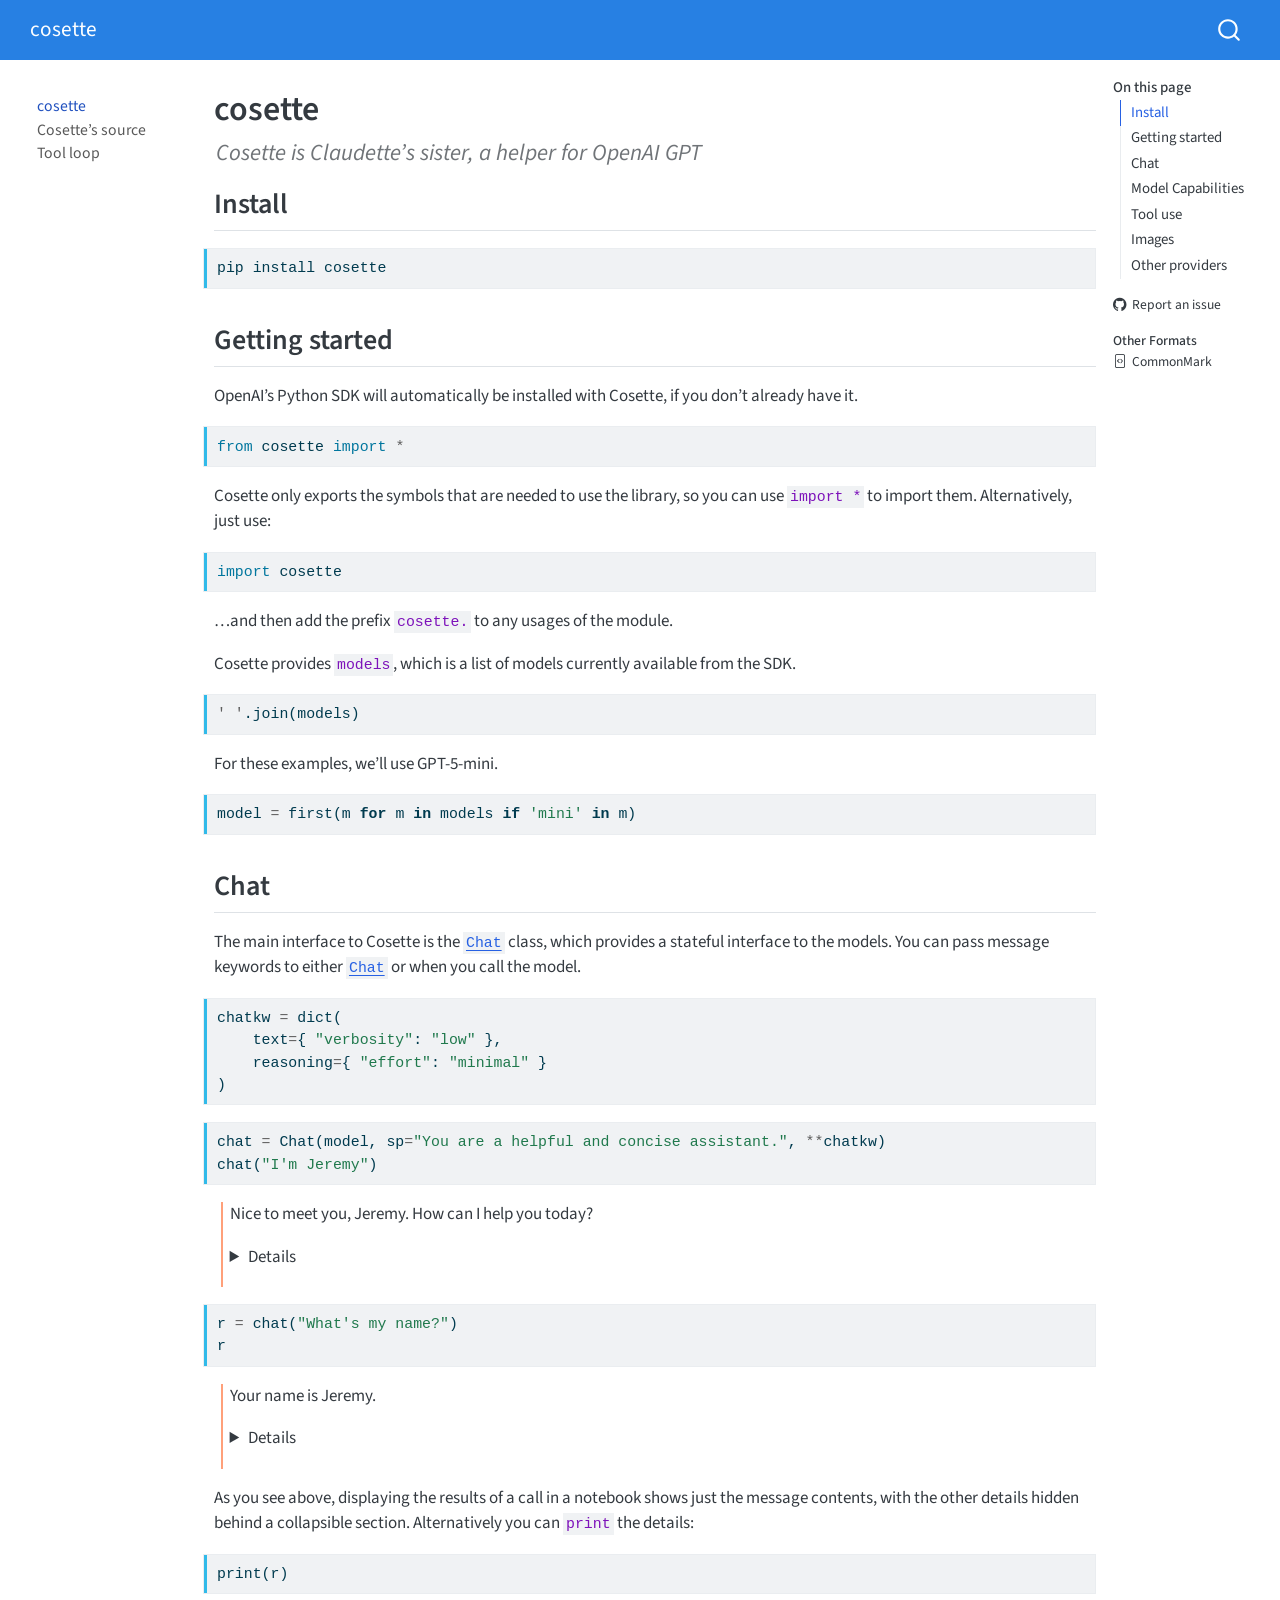
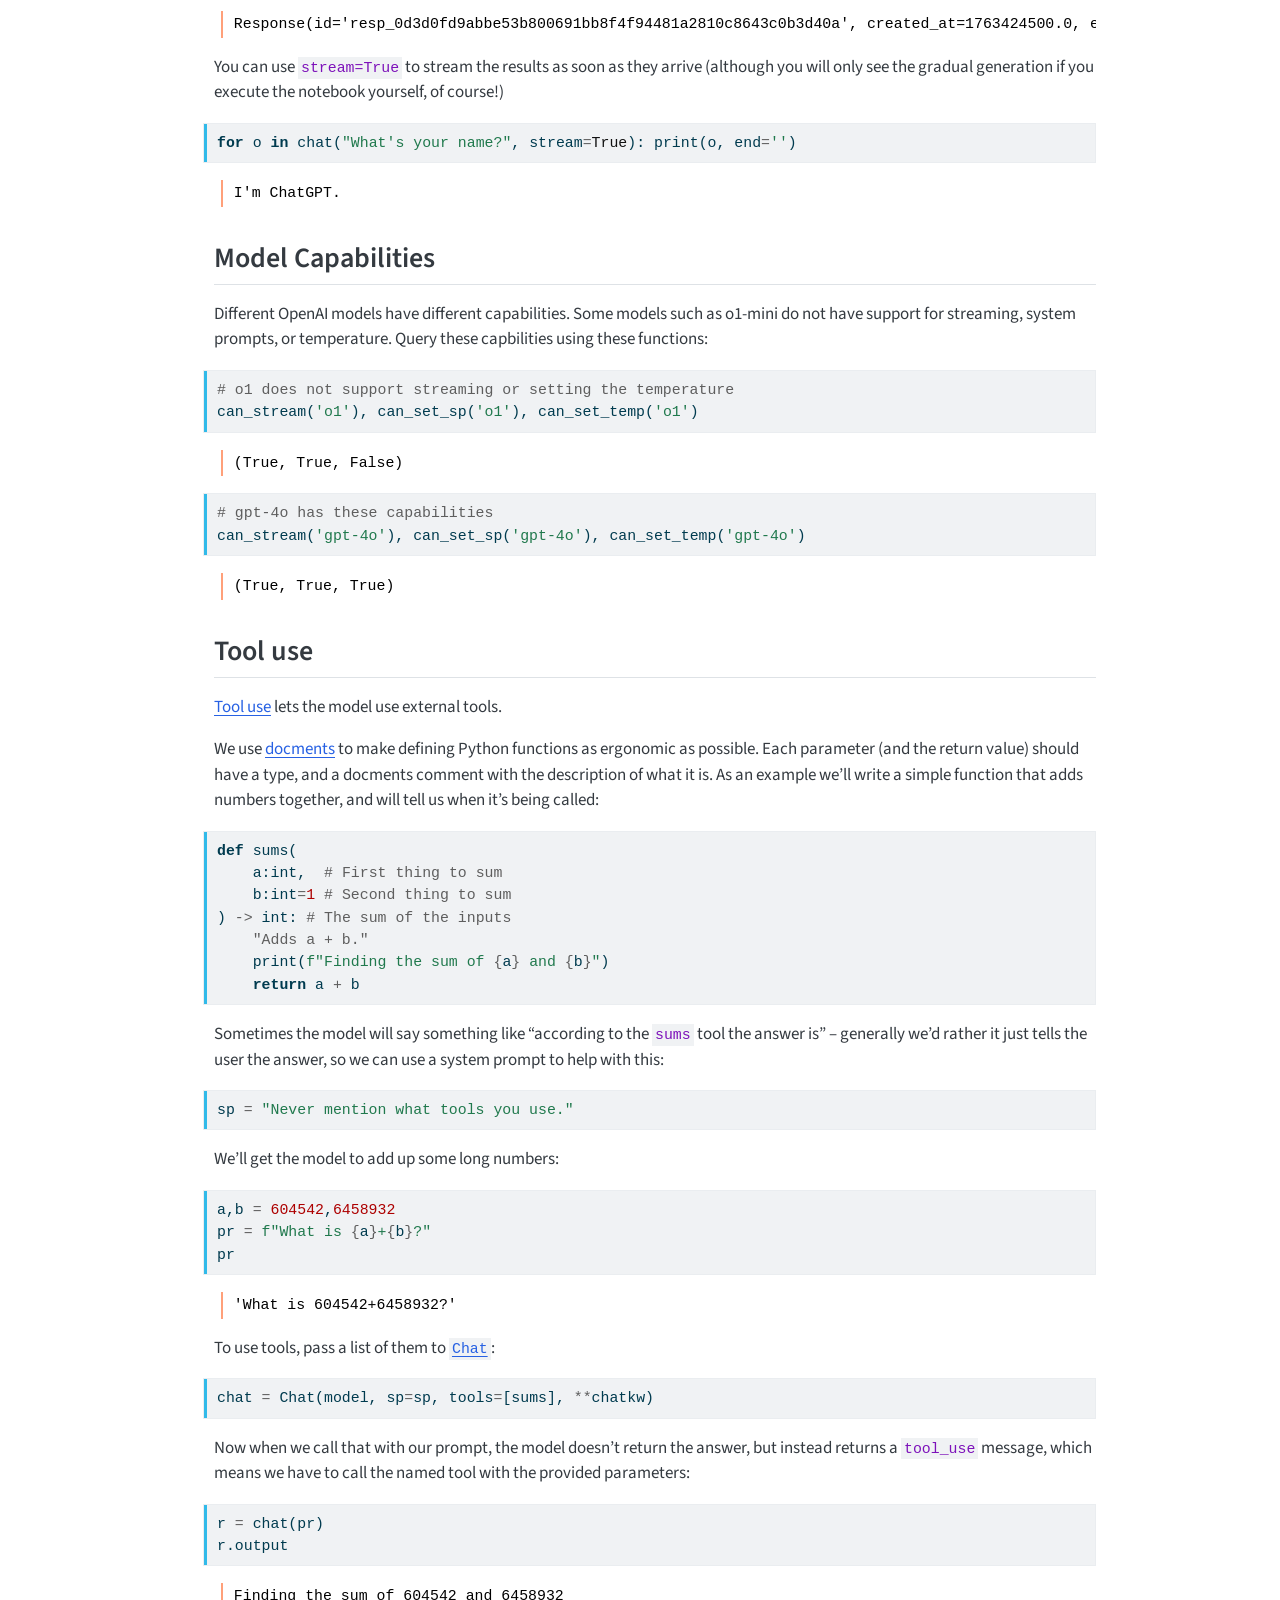
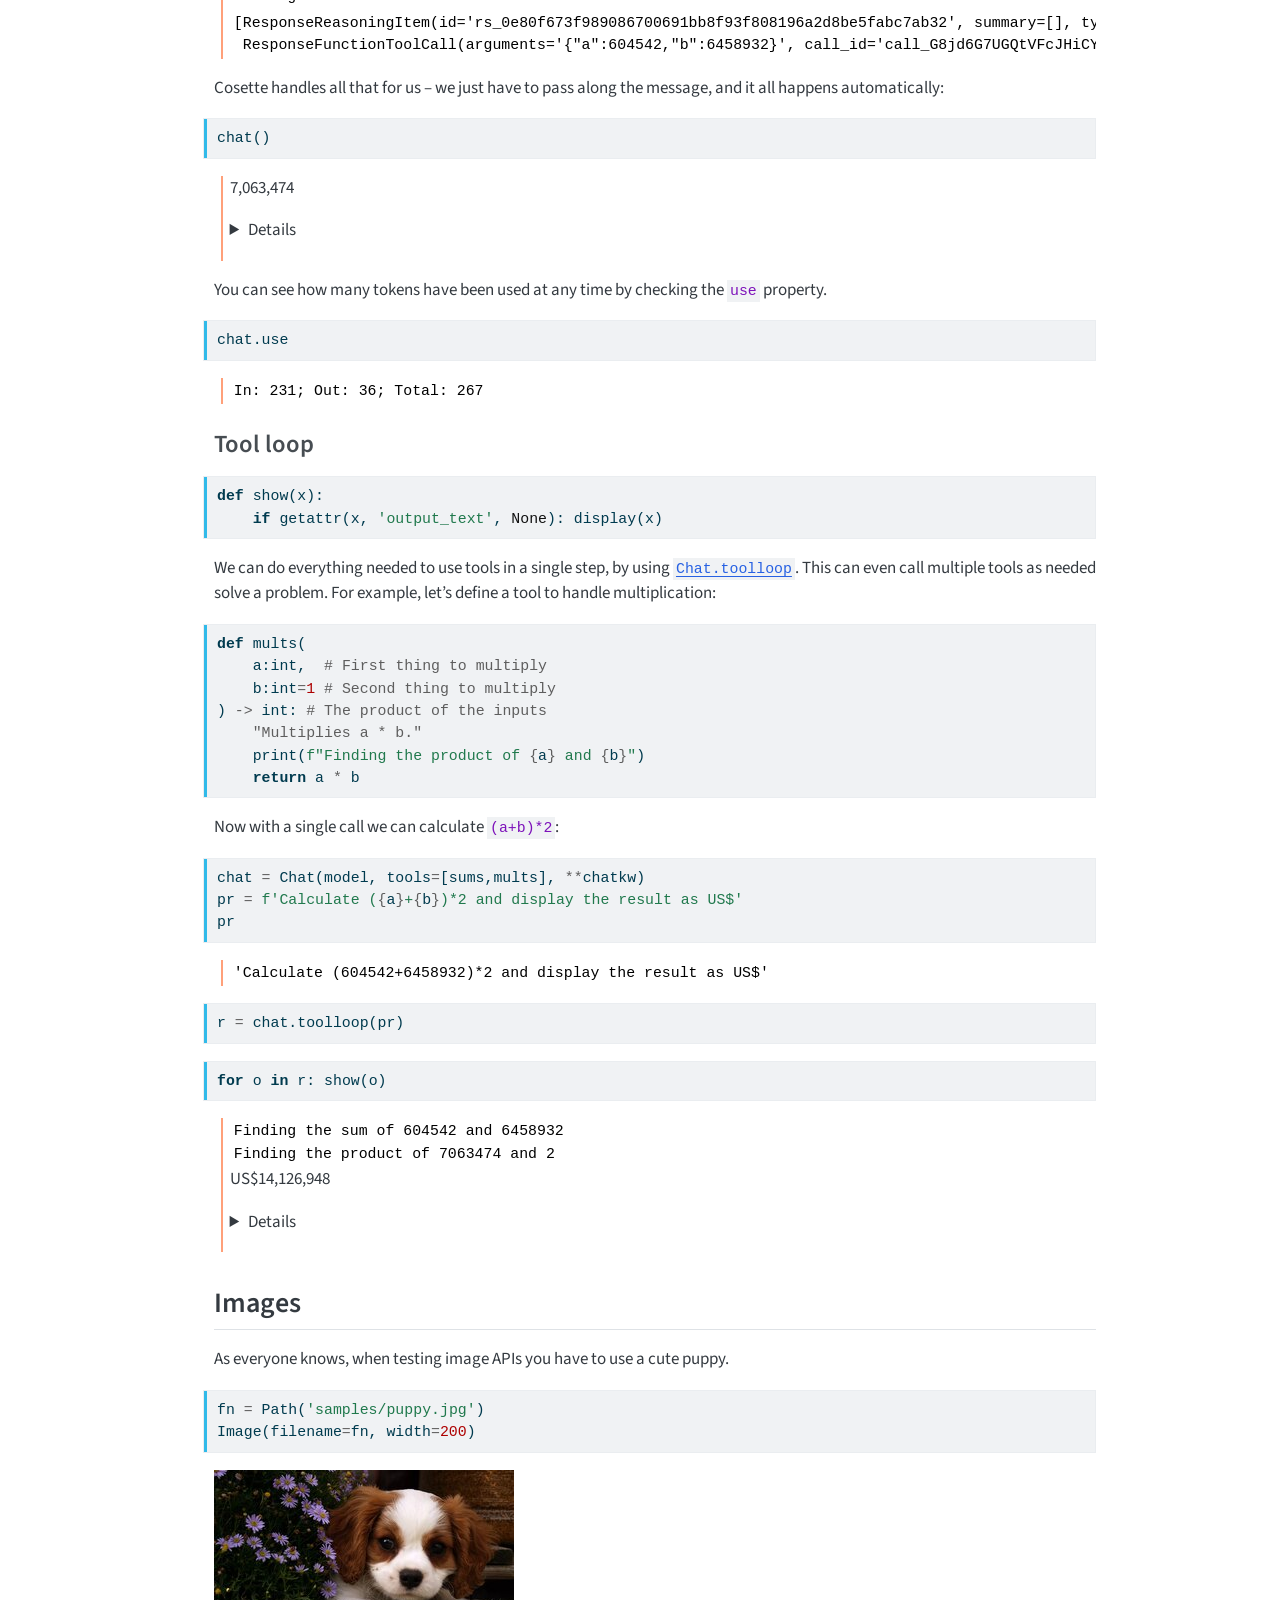
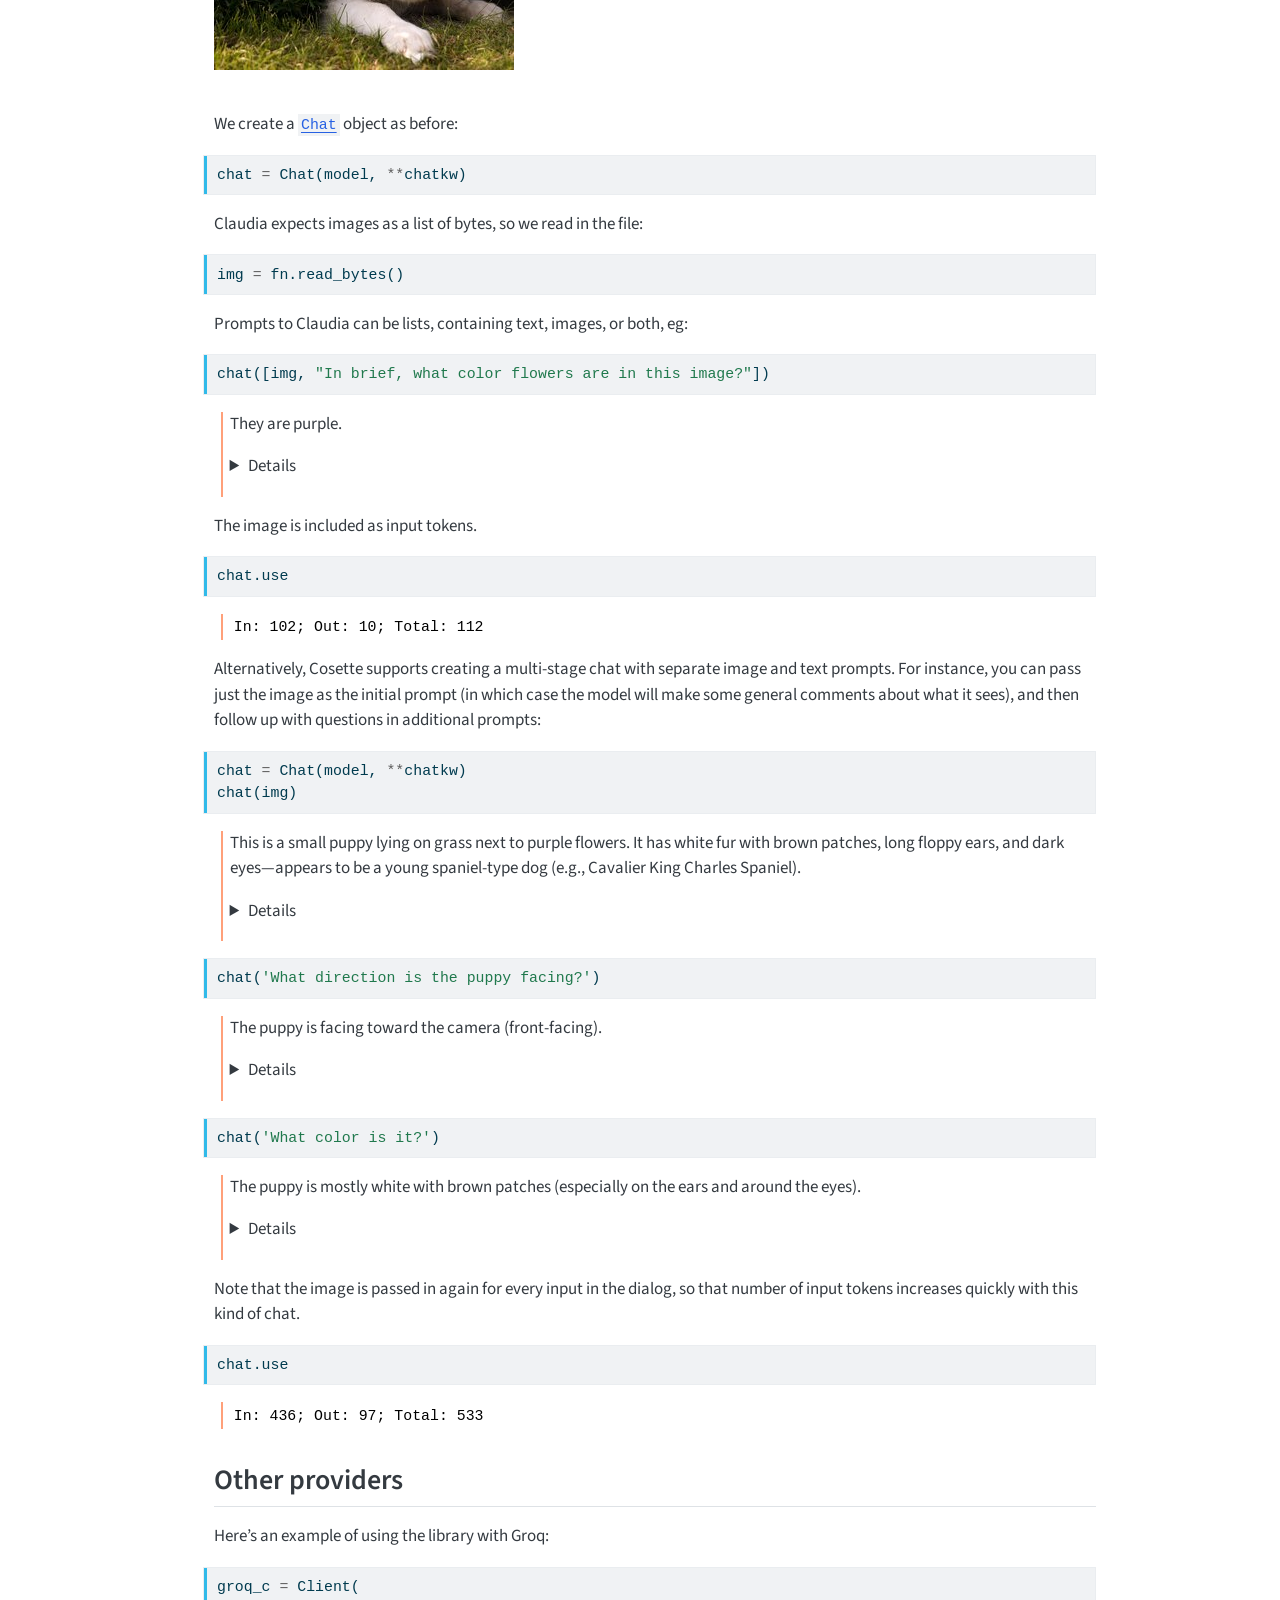
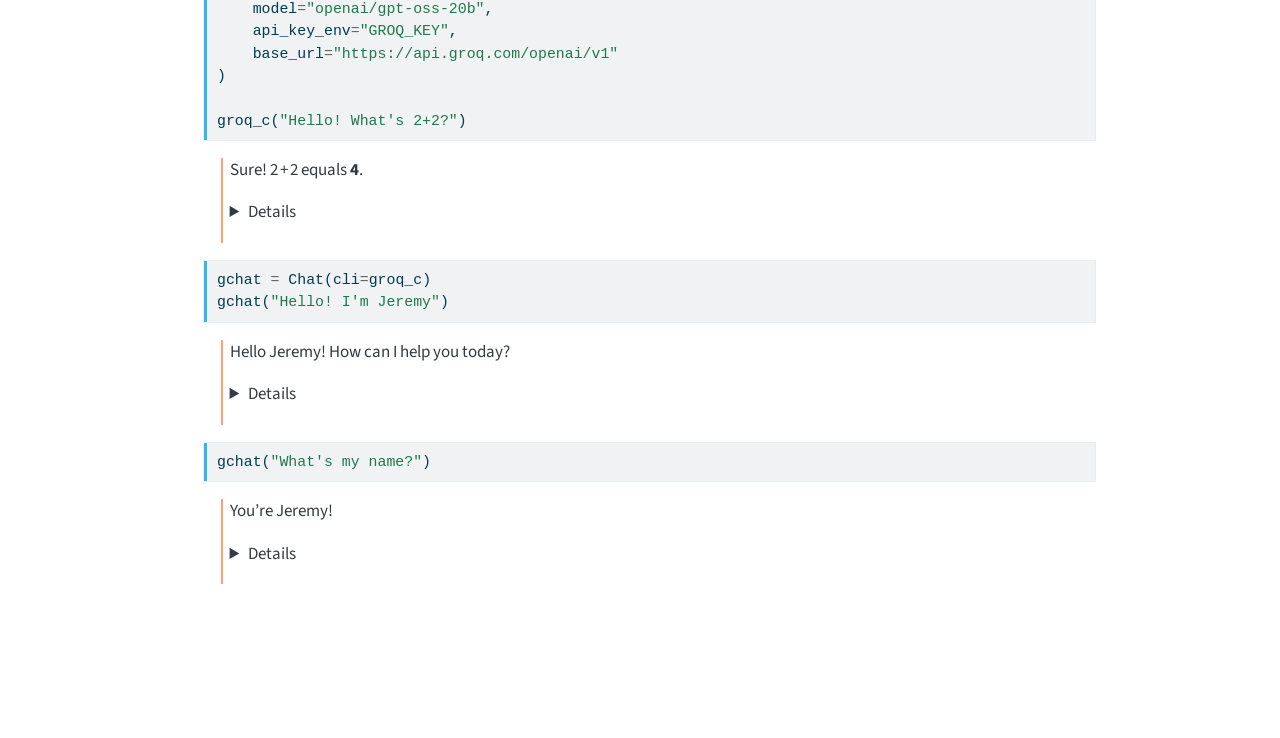
<file: index.html>
<!DOCTYPE html>
<html xmlns="http://www.w3.org/1999/xhtml" lang="en" xml:lang="en"><head>

<meta charset="utf-8">
<meta name="generator" content="quarto-1.9.37">

<meta name="viewport" content="width=device-width, initial-scale=1.0, user-scalable=yes">

<meta name="description" content="Cosette is Claudette’s sister, a helper for OpenAI GPT">

<title>cosette</title>
<style>
/* Default styles provided by pandoc.
** See https://pandoc.org/MANUAL.html#variables-for-html for config info.
*/
code{white-space: pre-wrap;}
span.smallcaps{font-variant: small-caps;}
div.columns{display: flex; gap: min(4vw, 1.5em);}
div.column{flex: auto; overflow-x: auto;}
div.hanging-indent{margin-left: 1.5em; text-indent: -1.5em;}
ul.task-list{list-style: none;}
ul.task-list li input[type="checkbox"] {
  width: 0.8em;
  margin: 0 0.8em 0.2em -1em; /* quarto-specific, see https://github.com/quarto-dev/quarto-cli/issues/4556 */ 
  vertical-align: middle;
}
/* CSS for syntax highlighting */
html { -webkit-text-size-adjust: 100%; }
pre > code.sourceCode { white-space: pre; position: relative; }
pre > code.sourceCode > span { display: inline-block; line-height: 1.25; }
pre > code.sourceCode > span:empty { height: 1.2em; }
.sourceCode { overflow: visible; }
code.sourceCode > span { color: inherit; text-decoration: inherit; }
div.sourceCode { margin: 1em 0; }
pre.sourceCode { margin: 0; }
@media screen {
div.sourceCode { overflow: auto; }
}
@media print {
pre > code.sourceCode { white-space: pre-wrap; }
pre > code.sourceCode > span { text-indent: -5em; padding-left: 5em; }
}
pre.numberSource code
  { counter-reset: source-line 0; }
pre.numberSource code > span
  { position: relative; left: -4em; counter-increment: source-line; }
pre.numberSource code > span > a:first-child::before
  { content: counter(source-line);
    position: relative; left: -1em; text-align: right; vertical-align: baseline;
    border: none; display: inline-block;
    -webkit-touch-callout: none; -webkit-user-select: none;
    -khtml-user-select: none; -moz-user-select: none;
    -ms-user-select: none; user-select: none;
    padding: 0 4px; width: 4em;
  }
pre.numberSource { margin-left: 3em;  padding-left: 4px; }
div.sourceCode
  {   }
@media screen {
pre > code.sourceCode > span > a:first-child::before { text-decoration: underline; }
}
</style>


<script src="site_libs/quarto-nav/quarto-nav.js"></script>
<script src="site_libs/quarto-nav/headroom.min.js"></script>
<script src="site_libs/clipboard/clipboard.min.js"></script>
<script src="site_libs/quarto-search/autocomplete.umd.js"></script>
<script src="site_libs/quarto-search/fuse.min.js"></script>
<script src="site_libs/quarto-search/quarto-search.js"></script>
<meta name="quarto:offset" content="./">
<script src="site_libs/quarto-html/quarto.js" type="module"></script>
<script src="site_libs/quarto-html/tabsets/tabsets.js" type="module"></script>
<script src="site_libs/quarto-html/popper.min.js"></script>
<script src="site_libs/quarto-html/tippy.umd.min.js"></script>
<script src="site_libs/quarto-html/anchor.min.js"></script>
<link href="site_libs/quarto-html/tippy.css" rel="stylesheet">
<link href="site_libs/quarto-html/quarto-syntax-highlighting-7f8f88aac4f3542376d5c11b86a4c14d.css" rel="stylesheet" id="quarto-text-highlighting-styles">
<script src="site_libs/bootstrap/bootstrap.min.js"></script>
<link href="site_libs/bootstrap/bootstrap-icons.css" rel="stylesheet">
<link href="site_libs/bootstrap/bootstrap-17738ac5122fb196a3a5d2cfaeb3ca90.min.css" rel="stylesheet" append-hash="true" id="quarto-bootstrap" data-mode="light">
<script id="quarto-search-options" type="application/json">{
  "location": "navbar",
  "copy-button": false,
  "collapse-after": 3,
  "panel-placement": "end",
  "type": "overlay",
  "limit": 50,
  "keyboard-shortcut": [
    "f",
    "/",
    "s"
  ],
  "show-item-context": false,
  "language": {
    "search-no-results-text": "No results",
    "search-matching-documents-text": "matching documents",
    "search-copy-link-title": "Copy link to search",
    "search-hide-matches-text": "Hide additional matches",
    "search-more-match-text": "more match in this document",
    "search-more-matches-text": "more matches in this document",
    "search-clear-button-title": "Clear",
    "search-text-placeholder": "",
    "search-detached-cancel-button-title": "Cancel",
    "search-submit-button-title": "Submit",
    "search-label": "Search"
  }
}</script>


<link rel="stylesheet" href="styles.css">
<meta property="og:title" content="cosette">
<meta property="og:description" content="Cosette is Claudette’s sister, a helper for OpenAI GPT">
<meta property="og:image" content="https://AnswerDotAI.github.io/cosette/index_files/figure-html/cell-24-output-1.jpeg">
<meta property="og:site_name" content="cosette">
<meta name="twitter:title" content="cosette">
<meta name="twitter:description" content="Cosette is Claudette’s sister, a helper for OpenAI GPT">
<meta name="twitter:image" content="https://AnswerDotAI.github.io/cosette/index_files/figure-html/cell-24-output-1.jpeg">
<meta name="twitter:card" content="summary_large_image">
</head>

<body class="nav-sidebar floating nav-fixed quarto-light">

<div id="quarto-search-results"></div>
  <header id="quarto-header" class="headroom fixed-top">
    <nav class="navbar navbar-expand-lg " data-bs-theme="dark">
      <div class="navbar-container container-fluid">
      <div class="navbar-brand-container mx-auto">
    <a class="navbar-brand" href="./index.html">
    <span class="navbar-title">cosette</span>
    </a>
  </div>
        <div class="quarto-navbar-tools tools-end">
</div>
          <div id="quarto-search" class="" title="Search"></div>
      </div> <!-- /container-fluid -->
    </nav>
  <nav class="quarto-secondary-nav">
    <div class="container-fluid d-flex">
      <button type="button" class="quarto-btn-toggle btn" data-bs-toggle="collapse" role="button" data-bs-target=".quarto-sidebar-collapse-item" aria-controls="quarto-sidebar" aria-expanded="false" aria-label="Toggle sidebar navigation" onclick="if (window.quartoToggleHeadroom) { window.quartoToggleHeadroom(); }">
        <i class="bi bi-layout-text-sidebar-reverse"></i>
      </button>
        <nav class="quarto-page-breadcrumbs" aria-label="breadcrumb"><ol class="breadcrumb"><li class="breadcrumb-item"><a href="./index.html">cosette</a></li></ol></nav>
        <a class="flex-grow-1" role="navigation" data-bs-toggle="collapse" data-bs-target=".quarto-sidebar-collapse-item" aria-controls="quarto-sidebar" aria-expanded="false" aria-label="Toggle sidebar navigation" onclick="if (window.quartoToggleHeadroom) { window.quartoToggleHeadroom(); }">      
        </a>
    </div>
  </nav>
</header>
<!-- content -->
<div id="quarto-content" class="quarto-container page-columns page-rows-contents page-layout-article page-navbar">
<!-- sidebar -->
  <nav id="quarto-sidebar" class="sidebar collapse collapse-horizontal quarto-sidebar-collapse-item sidebar-navigation floating overflow-auto">
    <div class="sidebar-menu-container"> 
    <ul class="list-unstyled mt-1">
        <li class="sidebar-item">
  <div class="sidebar-item-container"> 
  <a href="./index.html" class="sidebar-item-text sidebar-link active">
 <span class="menu-text">cosette</span></a>
  </div>
</li>
        <li class="sidebar-item">
  <div class="sidebar-item-container"> 
  <a href="./core.html" class="sidebar-item-text sidebar-link">
 <span class="menu-text">Cosette’s source</span></a>
  </div>
</li>
        <li class="sidebar-item">
  <div class="sidebar-item-container"> 
  <a href="./toolloop.html" class="sidebar-item-text sidebar-link">
 <span class="menu-text">Tool loop</span></a>
  </div>
</li>
    </ul>
    </div>
</nav>
<div id="quarto-sidebar-glass" class="quarto-sidebar-collapse-item" data-bs-toggle="collapse" data-bs-target=".quarto-sidebar-collapse-item"></div>
<!-- margin-sidebar -->
    <div id="quarto-margin-sidebar" class="sidebar margin-sidebar">
        <nav id="TOC" role="doc-toc" class="toc-active">
    <h2 id="toc-title">On this page</h2>
   
  <ul>
  <li><a href="#install" id="toc-install" class="nav-link active" data-scroll-target="#install">Install</a></li>
  <li><a href="#getting-started" id="toc-getting-started" class="nav-link" data-scroll-target="#getting-started">Getting started</a></li>
  <li><a href="#chat" id="toc-chat" class="nav-link" data-scroll-target="#chat">Chat</a></li>
  <li><a href="#model-capabilities" id="toc-model-capabilities" class="nav-link" data-scroll-target="#model-capabilities">Model Capabilities</a></li>
  <li><a href="#tool-use" id="toc-tool-use" class="nav-link" data-scroll-target="#tool-use">Tool use</a>
  <ul class="collapse">
  <li><a href="#tool-loop" id="toc-tool-loop" class="nav-link" data-scroll-target="#tool-loop">Tool loop</a></li>
  </ul></li>
  <li><a href="#images" id="toc-images" class="nav-link" data-scroll-target="#images">Images</a></li>
  <li><a href="#other-providers" id="toc-other-providers" class="nav-link" data-scroll-target="#other-providers">Other providers</a></li>
  </ul>
<div class="toc-actions"><ul><li><a href="https://github.com/AnswerDotAI/cosette/issues/new" class="toc-action"><i class="bi bi-github"></i>Report an issue</a></li></ul></div><div class="quarto-alternate-formats"><h2>Other Formats</h2><ul><li><a href="index.html.md"><i class="bi bi-file-code"></i>CommonMark</a></li></ul></div></nav>
    </div>
<!-- main -->
<main class="content" id="quarto-document-content">

<header id="title-block-header" class="quarto-title-block default">
<div class="quarto-title">
<h1 class="title">cosette</h1>
</div>

<div>
  <div class="description">
    Cosette is Claudette’s sister, a helper for OpenAI GPT
  </div>
</div>


<div class="quarto-title-meta">

    
  
    
  </div>
  


</header>


<!-- WARNING: THIS FILE WAS AUTOGENERATED! DO NOT EDIT! -->
<section id="install" class="level2">
<h2 class="anchored" data-anchor-id="install">Install</h2>
<div class="code-copy-outer-scaffold"><div class="sourceCode" id="cb1"><pre class="sourceCode sh code-with-copy"><code class="sourceCode bash"><span id="cb1-1"><a href="#cb1-1" aria-hidden="true" tabindex="-1"></a><span class="ex">pip</span> install cosette</span></code></pre></div><button title="Copy to Clipboard" class="code-copy-button"><i class="bi"></i></button></div>
</section>
<section id="getting-started" class="level2">
<h2 class="anchored" data-anchor-id="getting-started">Getting started</h2>
<p>OpenAI’s Python SDK will automatically be installed with Cosette, if you don’t already have it.</p>
<div id="4c049838" class="cell">
<div class="code-copy-outer-scaffold"><div class="sourceCode cell-code" id="cb2"><pre class="sourceCode python code-with-copy"><code class="sourceCode python"><span id="cb2-1"><a href="#cb2-1" aria-hidden="true" tabindex="-1"></a><span class="im">from</span> cosette <span class="im">import</span> <span class="op">*</span></span></code></pre></div><button title="Copy to Clipboard" class="code-copy-button"><i class="bi"></i></button></div>
</div>
<p>Cosette only exports the symbols that are needed to use the library, so you can use <code>import *</code> to import them. Alternatively, just use:</p>
<div class="code-copy-outer-scaffold"><div class="sourceCode" id="cb3"><pre class="sourceCode python code-with-copy"><code class="sourceCode python"><span id="cb3-1"><a href="#cb3-1" aria-hidden="true" tabindex="-1"></a><span class="im">import</span> cosette</span></code></pre></div><button title="Copy to Clipboard" class="code-copy-button"><i class="bi"></i></button></div>
<p>…and then add the prefix <code>cosette.</code> to any usages of the module.</p>
<p>Cosette provides <code>models</code>, which is a list of models currently available from the SDK.</p>
<div id="cfd8f432" class="cell">
<div class="code-copy-outer-scaffold"><div class="sourceCode cell-code" id="cb4"><pre class="sourceCode python code-with-copy"><code class="sourceCode python"><span id="cb4-1"><a href="#cb4-1" aria-hidden="true" tabindex="-1"></a><span class="co">' '</span>.join(models)</span></code></pre></div><button title="Copy to Clipboard" class="code-copy-button"><i class="bi"></i></button></div>
</div>
<p>For these examples, we’ll use GPT-5-mini.</p>
<div id="8dde0ab6" class="cell">
<div class="code-copy-outer-scaffold"><div class="sourceCode cell-code" id="cb5"><pre class="sourceCode python code-with-copy"><code class="sourceCode python"><span id="cb5-1"><a href="#cb5-1" aria-hidden="true" tabindex="-1"></a>model <span class="op">=</span> first(m <span class="cf">for</span> m <span class="kw">in</span> models <span class="cf">if</span> <span class="st">'mini'</span> <span class="kw">in</span> m)</span></code></pre></div><button title="Copy to Clipboard" class="code-copy-button"><i class="bi"></i></button></div>
</div>
</section>
<section id="chat" class="level2">
<h2 class="anchored" data-anchor-id="chat">Chat</h2>
<p>The main interface to Cosette is the <a href="https://AnswerDotAI.github.io/cosette/core.html#chat"><code>Chat</code></a> class, which provides a stateful interface to the models. You can pass message keywords to either <a href="https://AnswerDotAI.github.io/cosette/core.html#chat"><code>Chat</code></a> or when you call the model.</p>
<div id="c7c30d3c" class="cell">
<div class="code-copy-outer-scaffold"><div class="sourceCode cell-code" id="cb6"><pre class="sourceCode python code-with-copy"><code class="sourceCode python"><span id="cb6-1"><a href="#cb6-1" aria-hidden="true" tabindex="-1"></a>chatkw <span class="op">=</span> <span class="bu">dict</span>(</span>
<span id="cb6-2"><a href="#cb6-2" aria-hidden="true" tabindex="-1"></a>    text<span class="op">=</span>{ <span class="st">"verbosity"</span>: <span class="st">"low"</span> },</span>
<span id="cb6-3"><a href="#cb6-3" aria-hidden="true" tabindex="-1"></a>    reasoning<span class="op">=</span>{ <span class="st">"effort"</span>: <span class="st">"minimal"</span> }</span>
<span id="cb6-4"><a href="#cb6-4" aria-hidden="true" tabindex="-1"></a>)</span></code></pre></div><button title="Copy to Clipboard" class="code-copy-button"><i class="bi"></i></button></div>
</div>
<div id="d92fe1f9" class="cell">
<div class="code-copy-outer-scaffold"><div class="sourceCode cell-code" id="cb7"><pre class="sourceCode python code-with-copy"><code class="sourceCode python"><span id="cb7-1"><a href="#cb7-1" aria-hidden="true" tabindex="-1"></a>chat <span class="op">=</span> Chat(model, sp<span class="op">=</span><span class="st">"You are a helpful and concise assistant."</span>, <span class="op">**</span>chatkw)</span>
<span id="cb7-2"><a href="#cb7-2" aria-hidden="true" tabindex="-1"></a>chat(<span class="st">"I'm Jeremy"</span>)</span></code></pre></div><button title="Copy to Clipboard" class="code-copy-button"><i class="bi"></i></button></div>
<div class="cell-output cell-output-display cell-output-markdown">
<p>Nice to meet you, Jeremy. How can I help you today?</p>
<details>
<ul>
<li>id: resp_0d3d0fd9abbe53b800691bb8f36a8081a287420e10bd559959</li>
<li>created_at: 1763424499.0</li>
<li>error: None</li>
<li>incomplete_details: None</li>
<li>instructions: You are a helpful and concise assistant.</li>
<li>metadata: {}</li>
<li>model: gpt-5-mini-2025-08-07</li>
<li>object: response</li>
<li>output: [ResponseReasoningItem(id=‘rs_0d3d0fd9abbe53b800691bb8f3f96481a2b973102cdd2f71ae’, summary=[], type=‘reasoning’, content=None, encrypted_content=None, status=None), ResponseOutputMessage(id=‘msg_0d3d0fd9abbe53b800691bb8f42c2081a2844a8c1c40c9e319’, content=[ResponseOutputText(annotations=[], text=‘Nice to meet you, Jeremy. How can I help you today?’, type=‘output_text’, logprobs=[])], role=‘assistant’, status=‘completed’, type=‘message’)]</li>
<li>parallel_tool_calls: True</li>
<li>temperature: 1.0</li>
<li>tool_choice: auto</li>
<li>tools: []</li>
<li>top_p: 1.0</li>
<li>background: False</li>
<li>conversation: None</li>
<li>max_output_tokens: 4096</li>
<li>max_tool_calls: None</li>
<li>previous_response_id: None</li>
<li>prompt: None</li>
<li>prompt_cache_key: None</li>
<li>prompt_cache_retention: None</li>
<li>reasoning: Reasoning(effort=‘minimal’, generate_summary=None, summary=None)</li>
<li>safety_identifier: None</li>
<li>service_tier: default</li>
<li>status: completed</li>
<li>text: ResponseTextConfig(format=ResponseFormatText(type=‘text’), verbosity=‘low’)</li>
<li>top_logprobs: 0</li>
<li>truncation: disabled</li>
<li>usage: ResponseUsage(input_tokens=20, input_tokens_details=InputTokensDetails(cached_tokens=0), output_tokens=20, output_tokens_details=OutputTokensDetails(reasoning_tokens=0), total_tokens=40)</li>
<li>user: None</li>
<li>billing: {‘payer’: ‘developer’}</li>
<li>store: True</li>
</ul>
</details>
</div>
</div>
<div id="775e570f" class="cell">
<div class="code-copy-outer-scaffold"><div class="sourceCode cell-code" id="cb8"><pre class="sourceCode python code-with-copy"><code class="sourceCode python"><span id="cb8-1"><a href="#cb8-1" aria-hidden="true" tabindex="-1"></a>r <span class="op">=</span> chat(<span class="st">"What's my name?"</span>)</span>
<span id="cb8-2"><a href="#cb8-2" aria-hidden="true" tabindex="-1"></a>r</span></code></pre></div><button title="Copy to Clipboard" class="code-copy-button"><i class="bi"></i></button></div>
<div class="cell-output cell-output-display cell-output-markdown">
<p>Your name is Jeremy.</p>
<details>
<ul>
<li>id: resp_0d3d0fd9abbe53b800691bb8f4f94481a2810c8643c0b3d40a</li>
<li>created_at: 1763424500.0</li>
<li>error: None</li>
<li>incomplete_details: None</li>
<li>instructions: You are a helpful and concise assistant.</li>
<li>metadata: {}</li>
<li>model: gpt-5-mini-2025-08-07</li>
<li>object: response</li>
<li>output: [ResponseReasoningItem(id=‘rs_0d3d0fd9abbe53b800691bb8f60dfc81a29e49561b99db8e9f’, summary=[], type=‘reasoning’, content=None, encrypted_content=None, status=None), ResponseOutputMessage(id=‘msg_0d3d0fd9abbe53b800691bb8f63d2881a29391dc42f032a3ed’, content=[ResponseOutputText(annotations=[], text=‘Your name is Jeremy.’, type=‘output_text’, logprobs=[])], role=‘assistant’, status=‘completed’, type=‘message’)]</li>
<li>parallel_tool_calls: True</li>
<li>temperature: 1.0</li>
<li>tool_choice: auto</li>
<li>tools: []</li>
<li>top_p: 1.0</li>
<li>background: False</li>
<li>conversation: None</li>
<li>max_output_tokens: 4096</li>
<li>max_tool_calls: None</li>
<li>previous_response_id: None</li>
<li>prompt: None</li>
<li>prompt_cache_key: None</li>
<li>prompt_cache_retention: None</li>
<li>reasoning: Reasoning(effort=‘minimal’, generate_summary=None, summary=None)</li>
<li>safety_identifier: None</li>
<li>service_tier: default</li>
<li>status: completed</li>
<li>text: ResponseTextConfig(format=ResponseFormatText(type=‘text’), verbosity=‘low’)</li>
<li>top_logprobs: 0</li>
<li>truncation: disabled</li>
<li>usage: ResponseUsage(input_tokens=48, input_tokens_details=InputTokensDetails(cached_tokens=0), output_tokens=11, output_tokens_details=OutputTokensDetails(reasoning_tokens=0), total_tokens=59)</li>
<li>user: None</li>
<li>billing: {‘payer’: ‘developer’}</li>
<li>store: True</li>
</ul>
</details>
</div>
</div>
<p>As you see above, displaying the results of a call in a notebook shows just the message contents, with the other details hidden behind a collapsible section. Alternatively you can <code>print</code> the details:</p>
<div id="50881e3f" class="cell">
<div class="code-copy-outer-scaffold"><div class="sourceCode cell-code" id="cb9"><pre class="sourceCode python code-with-copy"><code class="sourceCode python"><span id="cb9-1"><a href="#cb9-1" aria-hidden="true" tabindex="-1"></a><span class="bu">print</span>(r)</span></code></pre></div><button title="Copy to Clipboard" class="code-copy-button"><i class="bi"></i></button></div>
<div class="cell-output cell-output-stdout">
<pre><code>Response(id='resp_0d3d0fd9abbe53b800691bb8f4f94481a2810c8643c0b3d40a', created_at=1763424500.0, error=None, incomplete_details=None, instructions='You are a helpful and concise assistant.', metadata={}, model='gpt-5-mini-2025-08-07', object='response', output=[ResponseReasoningItem(id='rs_0d3d0fd9abbe53b800691bb8f60dfc81a29e49561b99db8e9f', summary=[], type='reasoning', content=None, encrypted_content=None, status=None), ResponseOutputMessage(id='msg_0d3d0fd9abbe53b800691bb8f63d2881a29391dc42f032a3ed', content=[ResponseOutputText(annotations=[], text='Your name is Jeremy.', type='output_text', logprobs=[])], role='assistant', status='completed', type='message')], parallel_tool_calls=True, temperature=1.0, tool_choice='auto', tools=[], top_p=1.0, background=False, conversation=None, max_output_tokens=4096, max_tool_calls=None, previous_response_id=None, prompt=None, prompt_cache_key=None, prompt_cache_retention=None, reasoning=Reasoning(effort='minimal', generate_summary=None, summary=None), safety_identifier=None, service_tier='default', status='completed', text=ResponseTextConfig(format=ResponseFormatText(type='text'), verbosity='low'), top_logprobs=0, truncation='disabled', usage=In: 48; Out: 11; Total: 59, user=None, billing={'payer': 'developer'}, store=True)</code></pre>
</div>
</div>
<p>You can use <code>stream=True</code> to stream the results as soon as they arrive (although you will only see the gradual generation if you execute the notebook yourself, of course!)</p>
<div id="8949a074" class="cell">
<div class="code-copy-outer-scaffold"><div class="sourceCode cell-code" id="cb11"><pre class="sourceCode python code-with-copy"><code class="sourceCode python"><span id="cb11-1"><a href="#cb11-1" aria-hidden="true" tabindex="-1"></a><span class="cf">for</span> o <span class="kw">in</span> chat(<span class="st">"What's your name?"</span>, stream<span class="op">=</span><span class="va">True</span>): <span class="bu">print</span>(o, end<span class="op">=</span><span class="st">''</span>)</span></code></pre></div><button title="Copy to Clipboard" class="code-copy-button"><i class="bi"></i></button></div>
<div class="cell-output cell-output-stdout">
<pre><code>I'm ChatGPT.</code></pre>
</div>
</div>
</section>
<section id="model-capabilities" class="level2">
<h2 class="anchored" data-anchor-id="model-capabilities">Model Capabilities</h2>
<p>Different OpenAI models have different capabilities. Some models such as o1-mini do not have support for streaming, system prompts, or temperature. Query these capbilities using these functions:</p>
<div id="84dcbd0d" class="cell">
<div class="code-copy-outer-scaffold"><div class="sourceCode cell-code" id="cb13"><pre class="sourceCode python code-with-copy"><code class="sourceCode python"><span id="cb13-1"><a href="#cb13-1" aria-hidden="true" tabindex="-1"></a><span class="co"># o1 does not support streaming or setting the temperature</span></span>
<span id="cb13-2"><a href="#cb13-2" aria-hidden="true" tabindex="-1"></a>can_stream(<span class="st">'o1'</span>), can_set_sp(<span class="st">'o1'</span>), can_set_temp(<span class="st">'o1'</span>)</span></code></pre></div><button title="Copy to Clipboard" class="code-copy-button"><i class="bi"></i></button></div>
<div class="cell-output cell-output-display">
<pre><code>(True, True, False)</code></pre>
</div>
</div>
<div id="1f3ad7de" class="cell">
<div class="code-copy-outer-scaffold"><div class="sourceCode cell-code" id="cb15"><pre class="sourceCode python code-with-copy"><code class="sourceCode python"><span id="cb15-1"><a href="#cb15-1" aria-hidden="true" tabindex="-1"></a><span class="co"># gpt-4o has these capabilities</span></span>
<span id="cb15-2"><a href="#cb15-2" aria-hidden="true" tabindex="-1"></a>can_stream(<span class="st">'gpt-4o'</span>), can_set_sp(<span class="st">'gpt-4o'</span>), can_set_temp(<span class="st">'gpt-4o'</span>)</span></code></pre></div><button title="Copy to Clipboard" class="code-copy-button"><i class="bi"></i></button></div>
<div class="cell-output cell-output-display">
<pre><code>(True, True, True)</code></pre>
</div>
</div>
</section>
<section id="tool-use" class="level2">
<h2 class="anchored" data-anchor-id="tool-use">Tool use</h2>
<p><a href="https://docs.openai.com/claude/docs/tool-use">Tool use</a> lets the model use external tools.</p>
<p>We use <a href="https://fastcore.fast.ai/docments.html">docments</a> to make defining Python functions as ergonomic as possible. Each parameter (and the return value) should have a type, and a docments comment with the description of what it is. As an example we’ll write a simple function that adds numbers together, and will tell us when it’s being called:</p>
<div id="b9fbfc57" class="cell">
<div class="code-copy-outer-scaffold"><div class="sourceCode cell-code" id="cb17"><pre class="sourceCode python code-with-copy"><code class="sourceCode python"><span id="cb17-1"><a href="#cb17-1" aria-hidden="true" tabindex="-1"></a><span class="kw">def</span> sums(</span>
<span id="cb17-2"><a href="#cb17-2" aria-hidden="true" tabindex="-1"></a>    a:<span class="bu">int</span>,  <span class="co"># First thing to sum</span></span>
<span id="cb17-3"><a href="#cb17-3" aria-hidden="true" tabindex="-1"></a>    b:<span class="bu">int</span><span class="op">=</span><span class="dv">1</span> <span class="co"># Second thing to sum</span></span>
<span id="cb17-4"><a href="#cb17-4" aria-hidden="true" tabindex="-1"></a>) <span class="op">-&gt;</span> <span class="bu">int</span>: <span class="co"># The sum of the inputs</span></span>
<span id="cb17-5"><a href="#cb17-5" aria-hidden="true" tabindex="-1"></a>    <span class="co">"Adds a + b."</span></span>
<span id="cb17-6"><a href="#cb17-6" aria-hidden="true" tabindex="-1"></a>    <span class="bu">print</span>(<span class="ss">f"Finding the sum of </span><span class="sc">{</span>a<span class="sc">}</span><span class="ss"> and </span><span class="sc">{</span>b<span class="sc">}</span><span class="ss">"</span>)</span>
<span id="cb17-7"><a href="#cb17-7" aria-hidden="true" tabindex="-1"></a>    <span class="cf">return</span> a <span class="op">+</span> b</span></code></pre></div><button title="Copy to Clipboard" class="code-copy-button"><i class="bi"></i></button></div>
</div>
<p>Sometimes the model will say something like “according to the <code>sums</code> tool the answer is” – generally we’d rather it just tells the user the answer, so we can use a system prompt to help with this:</p>
<div id="3549e7b4" class="cell">
<div class="code-copy-outer-scaffold"><div class="sourceCode cell-code" id="cb18"><pre class="sourceCode python code-with-copy"><code class="sourceCode python"><span id="cb18-1"><a href="#cb18-1" aria-hidden="true" tabindex="-1"></a>sp <span class="op">=</span> <span class="st">"Never mention what tools you use."</span></span></code></pre></div><button title="Copy to Clipboard" class="code-copy-button"><i class="bi"></i></button></div>
</div>
<p>We’ll get the model to add up some long numbers:</p>
<div id="7a5bc98a" class="cell">
<div class="code-copy-outer-scaffold"><div class="sourceCode cell-code" id="cb19"><pre class="sourceCode python code-with-copy"><code class="sourceCode python"><span id="cb19-1"><a href="#cb19-1" aria-hidden="true" tabindex="-1"></a>a,b <span class="op">=</span> <span class="dv">604542</span>,<span class="dv">6458932</span></span>
<span id="cb19-2"><a href="#cb19-2" aria-hidden="true" tabindex="-1"></a>pr <span class="op">=</span> <span class="ss">f"What is </span><span class="sc">{</span>a<span class="sc">}</span><span class="ss">+</span><span class="sc">{</span>b<span class="sc">}</span><span class="ss">?"</span></span>
<span id="cb19-3"><a href="#cb19-3" aria-hidden="true" tabindex="-1"></a>pr</span></code></pre></div><button title="Copy to Clipboard" class="code-copy-button"><i class="bi"></i></button></div>
<div class="cell-output cell-output-display">
<pre><code>'What is 604542+6458932?'</code></pre>
</div>
</div>
<p>To use tools, pass a list of them to <a href="https://AnswerDotAI.github.io/cosette/core.html#chat"><code>Chat</code></a>:</p>
<div id="84bf4c91" class="cell">
<div class="code-copy-outer-scaffold"><div class="sourceCode cell-code" id="cb21"><pre class="sourceCode python code-with-copy"><code class="sourceCode python"><span id="cb21-1"><a href="#cb21-1" aria-hidden="true" tabindex="-1"></a>chat <span class="op">=</span> Chat(model, sp<span class="op">=</span>sp, tools<span class="op">=</span>[sums], <span class="op">**</span>chatkw)</span></code></pre></div><button title="Copy to Clipboard" class="code-copy-button"><i class="bi"></i></button></div>
</div>
<p>Now when we call that with our prompt, the model doesn’t return the answer, but instead returns a <code>tool_use</code> message, which means we have to call the named tool with the provided parameters:</p>
<div id="7b1e3446" class="cell">
<div class="code-copy-outer-scaffold"><div class="sourceCode cell-code" id="cb22"><pre class="sourceCode python code-with-copy"><code class="sourceCode python"><span id="cb22-1"><a href="#cb22-1" aria-hidden="true" tabindex="-1"></a>r <span class="op">=</span> chat(pr)</span>
<span id="cb22-2"><a href="#cb22-2" aria-hidden="true" tabindex="-1"></a>r.output</span></code></pre></div><button title="Copy to Clipboard" class="code-copy-button"><i class="bi"></i></button></div>
<div class="cell-output cell-output-stdout">
<pre><code>Finding the sum of 604542 and 6458932</code></pre>
</div>
<div class="cell-output cell-output-display">
<pre><code>[ResponseReasoningItem(id='rs_0e80f673f989086700691bb8f93f808196a2d8be5fabc7ab32', summary=[], type='reasoning', content=None, encrypted_content=None, status=None),
 ResponseFunctionToolCall(arguments='{"a":604542,"b":6458932}', call_id='call_G8jd6G7UGQtVFcJHiCYfLN8b', name='sums', type='function_call', id='fc_0e80f673f989086700691bb8f9f3dc81969e7bfce86b2e8cdc', status='completed')]</code></pre>
</div>
</div>
<p>Cosette handles all that for us – we just have to pass along the message, and it all happens automatically:</p>
<div id="2399deae" class="cell">
<div class="code-copy-outer-scaffold"><div class="sourceCode cell-code" id="cb25"><pre class="sourceCode python code-with-copy"><code class="sourceCode python"><span id="cb25-1"><a href="#cb25-1" aria-hidden="true" tabindex="-1"></a>chat()</span></code></pre></div><button title="Copy to Clipboard" class="code-copy-button"><i class="bi"></i></button></div>
<div class="cell-output cell-output-display cell-output-markdown">
<p>7,063,474</p>
<details>
<ul>
<li>id: resp_0e80f673f989086700691bb8fb04ec8196854dd7610c320811</li>
<li>created_at: 1763424507.0</li>
<li>error: None</li>
<li>incomplete_details: None</li>
<li>instructions: Never mention what tools you use.</li>
<li>metadata: {}</li>
<li>model: gpt-5-mini-2025-08-07</li>
<li>object: response</li>
<li>output: [ResponseOutputMessage(id=‘msg_0e80f673f989086700691bb8fbaf4081969d32466017fe56b9’, content=[ResponseOutputText(annotations=[], text=‘7,063,474’, type=‘output_text’, logprobs=[])], role=‘assistant’, status=‘completed’, type=‘message’)]</li>
<li>parallel_tool_calls: True</li>
<li>temperature: 1.0</li>
<li>tool_choice: auto</li>
<li>tools: [FunctionTool(name=‘sums’, parameters={‘type’: ‘object’, ‘properties’: {‘a’: {‘type’: ‘integer’, ‘description’: ‘First thing to sum’}, ‘b’: {‘type’: ‘integer’, ‘description’: ‘Second thing to sum’, ‘default’: 1}}, ‘required’: [‘a’, ‘b’], ‘additionalProperties’: False}, strict=True, type=‘function’, description=‘Adds a + b.:- type: integer’)]</li>
<li>top_p: 1.0</li>
<li>background: False</li>
<li>conversation: None</li>
<li>max_output_tokens: 4096</li>
<li>max_tool_calls: None</li>
<li>previous_response_id: None</li>
<li>prompt: None</li>
<li>prompt_cache_key: None</li>
<li>prompt_cache_retention: None</li>
<li>reasoning: Reasoning(effort=‘minimal’, generate_summary=None, summary=None)</li>
<li>safety_identifier: None</li>
<li>service_tier: default</li>
<li>status: completed</li>
<li>text: ResponseTextConfig(format=ResponseFormatText(type=‘text’), verbosity=‘low’)</li>
<li>top_logprobs: 0</li>
<li>truncation: disabled</li>
<li>usage: ResponseUsage(input_tokens=142, input_tokens_details=InputTokensDetails(cached_tokens=0), output_tokens=9, output_tokens_details=OutputTokensDetails(reasoning_tokens=0), total_tokens=151)</li>
<li>user: None</li>
<li>billing: {‘payer’: ‘developer’}</li>
<li>store: True</li>
</ul>
</details>
</div>
</div>
<p>You can see how many tokens have been used at any time by checking the <code>use</code> property.</p>
<div id="c2dbea0c" class="cell">
<div class="code-copy-outer-scaffold"><div class="sourceCode cell-code" id="cb26"><pre class="sourceCode python code-with-copy"><code class="sourceCode python"><span id="cb26-1"><a href="#cb26-1" aria-hidden="true" tabindex="-1"></a>chat.use</span></code></pre></div><button title="Copy to Clipboard" class="code-copy-button"><i class="bi"></i></button></div>
<div class="cell-output cell-output-display">
<pre><code>In: 231; Out: 36; Total: 267</code></pre>
</div>
</div>
<section id="tool-loop" class="level3">
<h3 class="anchored" data-anchor-id="tool-loop">Tool loop</h3>
<div id="41a54537" class="cell">
<div class="code-copy-outer-scaffold"><div class="sourceCode cell-code" id="cb28"><pre class="sourceCode python code-with-copy"><code class="sourceCode python"><span id="cb28-1"><a href="#cb28-1" aria-hidden="true" tabindex="-1"></a><span class="kw">def</span> show(x):</span>
<span id="cb28-2"><a href="#cb28-2" aria-hidden="true" tabindex="-1"></a>    <span class="cf">if</span> <span class="bu">getattr</span>(x, <span class="st">'output_text'</span>, <span class="va">None</span>): display(x)</span></code></pre></div><button title="Copy to Clipboard" class="code-copy-button"><i class="bi"></i></button></div>
</div>
<p>We can do everything needed to use tools in a single step, by using <a href="https://AnswerDotAI.github.io/cosette/toolloop.html#chat.toolloop"><code>Chat.toolloop</code></a>. This can even call multiple tools as needed solve a problem. For example, let’s define a tool to handle multiplication:</p>
<div id="b3071fac" class="cell">
<div class="code-copy-outer-scaffold"><div class="sourceCode cell-code" id="cb29"><pre class="sourceCode python code-with-copy"><code class="sourceCode python"><span id="cb29-1"><a href="#cb29-1" aria-hidden="true" tabindex="-1"></a><span class="kw">def</span> mults(</span>
<span id="cb29-2"><a href="#cb29-2" aria-hidden="true" tabindex="-1"></a>    a:<span class="bu">int</span>,  <span class="co"># First thing to multiply</span></span>
<span id="cb29-3"><a href="#cb29-3" aria-hidden="true" tabindex="-1"></a>    b:<span class="bu">int</span><span class="op">=</span><span class="dv">1</span> <span class="co"># Second thing to multiply</span></span>
<span id="cb29-4"><a href="#cb29-4" aria-hidden="true" tabindex="-1"></a>) <span class="op">-&gt;</span> <span class="bu">int</span>: <span class="co"># The product of the inputs</span></span>
<span id="cb29-5"><a href="#cb29-5" aria-hidden="true" tabindex="-1"></a>    <span class="co">"Multiplies a * b."</span></span>
<span id="cb29-6"><a href="#cb29-6" aria-hidden="true" tabindex="-1"></a>    <span class="bu">print</span>(<span class="ss">f"Finding the product of </span><span class="sc">{</span>a<span class="sc">}</span><span class="ss"> and </span><span class="sc">{</span>b<span class="sc">}</span><span class="ss">"</span>)</span>
<span id="cb29-7"><a href="#cb29-7" aria-hidden="true" tabindex="-1"></a>    <span class="cf">return</span> a <span class="op">*</span> b</span></code></pre></div><button title="Copy to Clipboard" class="code-copy-button"><i class="bi"></i></button></div>
</div>
<p>Now with a single call we can calculate <code>(a+b)*2</code>:</p>
<div id="32c582a9" class="cell">
<div class="code-copy-outer-scaffold"><div class="sourceCode cell-code" id="cb30"><pre class="sourceCode python code-with-copy"><code class="sourceCode python"><span id="cb30-1"><a href="#cb30-1" aria-hidden="true" tabindex="-1"></a>chat <span class="op">=</span> Chat(model, tools<span class="op">=</span>[sums,mults], <span class="op">**</span>chatkw)</span>
<span id="cb30-2"><a href="#cb30-2" aria-hidden="true" tabindex="-1"></a>pr <span class="op">=</span> <span class="ss">f'Calculate (</span><span class="sc">{</span>a<span class="sc">}</span><span class="ss">+</span><span class="sc">{</span>b<span class="sc">}</span><span class="ss">)*2 and display the result as US$'</span></span>
<span id="cb30-3"><a href="#cb30-3" aria-hidden="true" tabindex="-1"></a>pr</span></code></pre></div><button title="Copy to Clipboard" class="code-copy-button"><i class="bi"></i></button></div>
<div class="cell-output cell-output-display">
<pre><code>'Calculate (604542+6458932)*2 and display the result as US$'</code></pre>
</div>
</div>
<div id="ff619c65" class="cell">
<div class="code-copy-outer-scaffold"><div class="sourceCode cell-code" id="cb32"><pre class="sourceCode python code-with-copy"><code class="sourceCode python"><span id="cb32-1"><a href="#cb32-1" aria-hidden="true" tabindex="-1"></a>r <span class="op">=</span> chat.toolloop(pr)</span></code></pre></div><button title="Copy to Clipboard" class="code-copy-button"><i class="bi"></i></button></div>
</div>
<div id="ef197ae6" class="cell">
<div class="code-copy-outer-scaffold"><div class="sourceCode cell-code" id="cb33"><pre class="sourceCode python code-with-copy"><code class="sourceCode python"><span id="cb33-1"><a href="#cb33-1" aria-hidden="true" tabindex="-1"></a><span class="cf">for</span> o <span class="kw">in</span> r: show(o)</span></code></pre></div><button title="Copy to Clipboard" class="code-copy-button"><i class="bi"></i></button></div>
<div class="cell-output cell-output-stdout">
<pre><code>Finding the sum of 604542 and 6458932
Finding the product of 7063474 and 2</code></pre>
</div>
<div class="cell-output cell-output-display cell-output-markdown">
<p>US$14,126,948</p>
<details>
<ul>
<li>id: resp_0b2a84d51ad623c400691bb900c6d08195b323fdb870a37bec</li>
<li>created_at: 1763424512.0</li>
<li>error: None</li>
<li>incomplete_details: None</li>
<li>instructions: None</li>
<li>metadata: {}</li>
<li>model: gpt-5-mini-2025-08-07</li>
<li>object: response</li>
<li>output: [ResponseOutputMessage(id=‘msg_0b2a84d51ad623c400691bb9014e088195b6bf52d37fafebf7’, content=[ResponseOutputText(annotations=[], text=‘US$14,126,948’, type=‘output_text’, logprobs=[])], role=‘assistant’, status=‘completed’, type=‘message’)]</li>
<li>parallel_tool_calls: True</li>
<li>temperature: 1.0</li>
<li>tool_choice: auto</li>
<li>tools: [FunctionTool(name=‘sums’, parameters={‘type’: ‘object’, ‘properties’: {‘a’: {‘type’: ‘integer’, ‘description’: ‘First thing to sum’}, ‘b’: {‘type’: ‘integer’, ‘description’: ‘Second thing to sum’, ‘default’: 1}}, ‘required’: [‘a’, ‘b’], ‘additionalProperties’: False}, strict=True, type=‘function’, description=‘Adds a + b.:- type: integer’), FunctionTool(name=‘mults’, parameters={‘type’: ‘object’, ‘properties’: {‘a’: {‘type’: ‘integer’, ‘description’: ‘First thing to multiply’}, ‘b’: {‘type’: ‘integer’, ‘description’: ‘Second thing to multiply’, ‘default’: 1}}, ‘required’: [‘a’, ‘b’], ‘additionalProperties’: False}, strict=True, type=‘function’, description=‘Multiplies a * b.:- type: integer’)]</li>
<li>top_p: 1.0</li>
<li>background: False</li>
<li>conversation: None</li>
<li>max_output_tokens: 4096</li>
<li>max_tool_calls: None</li>
<li>previous_response_id: None</li>
<li>prompt: None</li>
<li>prompt_cache_key: None</li>
<li>prompt_cache_retention: None</li>
<li>reasoning: Reasoning(effort=‘minimal’, generate_summary=None, summary=None)</li>
<li>safety_identifier: None</li>
<li>service_tier: default</li>
<li>status: completed</li>
<li>text: ResponseTextConfig(format=ResponseFormatText(type=‘text’), verbosity=‘low’)</li>
<li>top_logprobs: 0</li>
<li>truncation: disabled</li>
<li>usage: ResponseUsage(input_tokens=225, input_tokens_details=InputTokensDetails(cached_tokens=0), output_tokens=11, output_tokens_details=OutputTokensDetails(reasoning_tokens=0), total_tokens=236)</li>
<li>user: None</li>
<li>billing: {‘payer’: ‘developer’}</li>
<li>store: True</li>
</ul>
</details>
</div>
</div>
</section>
</section>
<section id="images" class="level2">
<h2 class="anchored" data-anchor-id="images">Images</h2>
<p>As everyone knows, when testing image APIs you have to use a cute puppy.</p>
<div id="517fd00e" class="cell">
<div class="code-copy-outer-scaffold"><div class="sourceCode cell-code" id="cb35"><pre class="sourceCode python code-with-copy"><code class="sourceCode python"><span id="cb35-1"><a href="#cb35-1" aria-hidden="true" tabindex="-1"></a>fn <span class="op">=</span> Path(<span class="st">'samples/puppy.jpg'</span>)</span>
<span id="cb35-2"><a href="#cb35-2" aria-hidden="true" tabindex="-1"></a>Image(filename<span class="op">=</span>fn, width<span class="op">=</span><span class="dv">200</span>)</span></code></pre></div><button title="Copy to Clipboard" class="code-copy-button"><i class="bi"></i></button></div>
<div class="cell-output cell-output-display">
<div>
<figure class="figure">
<p><img src="index_files/figure-html/cell-24-output-1.jpeg" class="img-fluid figure-img"></p>
</figure>
</div>
</div>
</div>
<p>We create a <a href="https://AnswerDotAI.github.io/cosette/core.html#chat"><code>Chat</code></a> object as before:</p>
<div id="61690121" class="cell">
<div class="code-copy-outer-scaffold"><div class="sourceCode cell-code" id="cb36"><pre class="sourceCode python code-with-copy"><code class="sourceCode python"><span id="cb36-1"><a href="#cb36-1" aria-hidden="true" tabindex="-1"></a>chat <span class="op">=</span> Chat(model, <span class="op">**</span>chatkw)</span></code></pre></div><button title="Copy to Clipboard" class="code-copy-button"><i class="bi"></i></button></div>
</div>
<p>Claudia expects images as a list of bytes, so we read in the file:</p>
<div id="0e8edb1f" class="cell">
<div class="code-copy-outer-scaffold"><div class="sourceCode cell-code" id="cb37"><pre class="sourceCode python code-with-copy"><code class="sourceCode python"><span id="cb37-1"><a href="#cb37-1" aria-hidden="true" tabindex="-1"></a>img <span class="op">=</span> fn.read_bytes()</span></code></pre></div><button title="Copy to Clipboard" class="code-copy-button"><i class="bi"></i></button></div>
</div>
<p>Prompts to Claudia can be lists, containing text, images, or both, eg:</p>
<div id="c2f9fd7a" class="cell">
<div class="code-copy-outer-scaffold"><div class="sourceCode cell-code" id="cb38"><pre class="sourceCode python code-with-copy"><code class="sourceCode python"><span id="cb38-1"><a href="#cb38-1" aria-hidden="true" tabindex="-1"></a>chat([img, <span class="st">"In brief, what color flowers are in this image?"</span>])</span></code></pre></div><button title="Copy to Clipboard" class="code-copy-button"><i class="bi"></i></button></div>
<div class="cell-output cell-output-display cell-output-markdown">
<p>They are purple.</p>
<details>
<ul>
<li>id: resp_07fbd059d2633f7000691bb902fd98819194e5dbe9d2bb9909</li>
<li>created_at: 1763424515.0</li>
<li>error: None</li>
<li>incomplete_details: None</li>
<li>instructions: None</li>
<li>metadata: {}</li>
<li>model: gpt-5-mini-2025-08-07</li>
<li>object: response</li>
<li>output: [ResponseReasoningItem(id=‘rs_07fbd059d2633f7000691bb90390cc819181e8ec1955d1f7ed’, summary=[], type=‘reasoning’, content=None, encrypted_content=None, status=None), ResponseOutputMessage(id=‘msg_07fbd059d2633f7000691bb903d1b081918d272dbb0556c7d0’, content=[ResponseOutputText(annotations=[], text=‘They are purple.’, type=‘output_text’, logprobs=[])], role=‘assistant’, status=‘completed’, type=‘message’)]</li>
<li>parallel_tool_calls: True</li>
<li>temperature: 1.0</li>
<li>tool_choice: auto</li>
<li>tools: []</li>
<li>top_p: 1.0</li>
<li>background: False</li>
<li>conversation: None</li>
<li>max_output_tokens: 4096</li>
<li>max_tool_calls: None</li>
<li>previous_response_id: None</li>
<li>prompt: None</li>
<li>prompt_cache_key: None</li>
<li>prompt_cache_retention: None</li>
<li>reasoning: Reasoning(effort=‘minimal’, generate_summary=None, summary=None)</li>
<li>safety_identifier: None</li>
<li>service_tier: default</li>
<li>status: completed</li>
<li>text: ResponseTextConfig(format=ResponseFormatText(type=‘text’), verbosity=‘low’)</li>
<li>top_logprobs: 0</li>
<li>truncation: disabled</li>
<li>usage: ResponseUsage(input_tokens=102, input_tokens_details=InputTokensDetails(cached_tokens=0), output_tokens=10, output_tokens_details=OutputTokensDetails(reasoning_tokens=0), total_tokens=112)</li>
<li>user: None</li>
<li>billing: {‘payer’: ‘developer’}</li>
<li>store: True</li>
</ul>
</details>
</div>
</div>
<p>The image is included as input tokens.</p>
<div id="e275b311" class="cell">
<div class="code-copy-outer-scaffold"><div class="sourceCode cell-code" id="cb39"><pre class="sourceCode python code-with-copy"><code class="sourceCode python"><span id="cb39-1"><a href="#cb39-1" aria-hidden="true" tabindex="-1"></a>chat.use</span></code></pre></div><button title="Copy to Clipboard" class="code-copy-button"><i class="bi"></i></button></div>
<div class="cell-output cell-output-display">
<pre><code>In: 102; Out: 10; Total: 112</code></pre>
</div>
</div>
<p>Alternatively, Cosette supports creating a multi-stage chat with separate image and text prompts. For instance, you can pass just the image as the initial prompt (in which case the model will make some general comments about what it sees), and then follow up with questions in additional prompts:</p>
<div id="f41b7887" class="cell">
<div class="code-copy-outer-scaffold"><div class="sourceCode cell-code" id="cb41"><pre class="sourceCode python code-with-copy"><code class="sourceCode python"><span id="cb41-1"><a href="#cb41-1" aria-hidden="true" tabindex="-1"></a>chat <span class="op">=</span> Chat(model, <span class="op">**</span>chatkw)</span>
<span id="cb41-2"><a href="#cb41-2" aria-hidden="true" tabindex="-1"></a>chat(img)</span></code></pre></div><button title="Copy to Clipboard" class="code-copy-button"><i class="bi"></i></button></div>
<div class="cell-output cell-output-display cell-output-markdown">
<p>This is a small puppy lying on grass next to purple flowers. It has white fur with brown patches, long floppy ears, and dark eyes—appears to be a young spaniel-type dog (e.g., Cavalier King Charles Spaniel).</p>
<details>
<ul>
<li>id: resp_04ca2ec79ffca3d500691bb904744c81958f7812565de27daa</li>
<li>created_at: 1763424516.0</li>
<li>error: None</li>
<li>incomplete_details: None</li>
<li>instructions: None</li>
<li>metadata: {}</li>
<li>model: gpt-5-mini-2025-08-07</li>
<li>object: response</li>
<li>output: [ResponseReasoningItem(id=‘rs_04ca2ec79ffca3d500691bb904d1fc8195a696751f6ac10748’, summary=[], type=‘reasoning’, content=None, encrypted_content=None, status=None), ResponseOutputMessage(id=‘msg_04ca2ec79ffca3d500691bb90503008195ac8efa68f28eccd1’, content=[ResponseOutputText(annotations=[], text=‘This is a small puppy lying on grass next to purple flowers. It has white fur with brown patches, long floppy ears, and dark eyes—appears to be a young spaniel-type dog (e.g., Cavalier King Charles Spaniel).’, type=‘output_text’, logprobs=[])], role=‘assistant’, status=‘completed’, type=‘message’)]</li>
<li>parallel_tool_calls: True</li>
<li>temperature: 1.0</li>
<li>tool_choice: auto</li>
<li>tools: []</li>
<li>top_p: 1.0</li>
<li>background: False</li>
<li>conversation: None</li>
<li>max_output_tokens: 4096</li>
<li>max_tool_calls: None</li>
<li>previous_response_id: None</li>
<li>prompt: None</li>
<li>prompt_cache_key: None</li>
<li>prompt_cache_retention: None</li>
<li>reasoning: Reasoning(effort=‘minimal’, generate_summary=None, summary=None)</li>
<li>safety_identifier: None</li>
<li>service_tier: default</li>
<li>status: completed</li>
<li>text: ResponseTextConfig(format=ResponseFormatText(type=‘text’), verbosity=‘low’)</li>
<li>top_logprobs: 0</li>
<li>truncation: disabled</li>
<li>usage: ResponseUsage(input_tokens=92, input_tokens_details=InputTokensDetails(cached_tokens=0), output_tokens=56, output_tokens_details=OutputTokensDetails(reasoning_tokens=0), total_tokens=148)</li>
<li>user: None</li>
<li>billing: {‘payer’: ‘developer’}</li>
<li>store: True</li>
</ul>
</details>
</div>
</div>
<div id="c8925b57" class="cell">
<div class="code-copy-outer-scaffold"><div class="sourceCode cell-code" id="cb42"><pre class="sourceCode python code-with-copy"><code class="sourceCode python"><span id="cb42-1"><a href="#cb42-1" aria-hidden="true" tabindex="-1"></a>chat(<span class="st">'What direction is the puppy facing?'</span>)</span></code></pre></div><button title="Copy to Clipboard" class="code-copy-button"><i class="bi"></i></button></div>
<div class="cell-output cell-output-display cell-output-markdown">
<p>The puppy is facing toward the camera (front-facing).</p>
<details>
<ul>
<li>id: resp_04ca2ec79ffca3d500691bb906d068819599b648197ed3ff12</li>
<li>created_at: 1763424518.0</li>
<li>error: None</li>
<li>incomplete_details: None</li>
<li>instructions: None</li>
<li>metadata: {}</li>
<li>model: gpt-5-mini-2025-08-07</li>
<li>object: response</li>
<li>output: [ResponseReasoningItem(id=‘rs_04ca2ec79ffca3d500691bb9078c048195861906ac7c42938a’, summary=[], type=‘reasoning’, content=None, encrypted_content=None, status=None), ResponseOutputMessage(id=‘msg_04ca2ec79ffca3d500691bb907b5188195a62b8261e5561acb’, content=[ResponseOutputText(annotations=[], text=‘The puppy is facing toward the camera (front-facing).’, type=‘output_text’, logprobs=[])], role=‘assistant’, status=‘completed’, type=‘message’)]</li>
<li>parallel_tool_calls: True</li>
<li>temperature: 1.0</li>
<li>tool_choice: auto</li>
<li>tools: []</li>
<li>top_p: 1.0</li>
<li>background: False</li>
<li>conversation: None</li>
<li>max_output_tokens: 4096</li>
<li>max_tool_calls: None</li>
<li>previous_response_id: None</li>
<li>prompt: None</li>
<li>prompt_cache_key: None</li>
<li>prompt_cache_retention: None</li>
<li>reasoning: Reasoning(effort=‘minimal’, generate_summary=None, summary=None)</li>
<li>safety_identifier: None</li>
<li>service_tier: default</li>
<li>status: completed</li>
<li>text: ResponseTextConfig(format=ResponseFormatText(type=‘text’), verbosity=‘low’)</li>
<li>top_logprobs: 0</li>
<li>truncation: disabled</li>
<li>usage: ResponseUsage(input_tokens=159, input_tokens_details=InputTokensDetails(cached_tokens=0), output_tokens=17, output_tokens_details=OutputTokensDetails(reasoning_tokens=0), total_tokens=176)</li>
<li>user: None</li>
<li>billing: {‘payer’: ‘developer’}</li>
<li>store: True</li>
</ul>
</details>
</div>
</div>
<div id="f19a2b54" class="cell">
<div class="code-copy-outer-scaffold"><div class="sourceCode cell-code" id="cb43"><pre class="sourceCode python code-with-copy"><code class="sourceCode python"><span id="cb43-1"><a href="#cb43-1" aria-hidden="true" tabindex="-1"></a>chat(<span class="st">'What color is it?'</span>)</span></code></pre></div><button title="Copy to Clipboard" class="code-copy-button"><i class="bi"></i></button></div>
<div class="cell-output cell-output-display cell-output-markdown">
<p>The puppy is mostly white with brown patches (especially on the ears and around the eyes).</p>
<details>
<ul>
<li>id: resp_04ca2ec79ffca3d500691bb90888b8819596a6c054a1750183</li>
<li>created_at: 1763424520.0</li>
<li>error: None</li>
<li>incomplete_details: None</li>
<li>instructions: None</li>
<li>metadata: {}</li>
<li>model: gpt-5-mini-2025-08-07</li>
<li>object: response</li>
<li>output: [ResponseReasoningItem(id=‘rs_04ca2ec79ffca3d500691bb9093cc48195baa2c98e9038941c’, summary=[], type=‘reasoning’, content=None, encrypted_content=None, status=None), ResponseOutputMessage(id=‘msg_04ca2ec79ffca3d500691bb90965b48195ba6d501e5be77817’, content=[ResponseOutputText(annotations=[], text=‘The puppy is mostly white with brown patches (especially on the ears and around the eyes).’, type=‘output_text’, logprobs=[])], role=‘assistant’, status=‘completed’, type=‘message’)]</li>
<li>parallel_tool_calls: True</li>
<li>temperature: 1.0</li>
<li>tool_choice: auto</li>
<li>tools: []</li>
<li>top_p: 1.0</li>
<li>background: False</li>
<li>conversation: None</li>
<li>max_output_tokens: 4096</li>
<li>max_tool_calls: None</li>
<li>previous_response_id: None</li>
<li>prompt: None</li>
<li>prompt_cache_key: None</li>
<li>prompt_cache_retention: None</li>
<li>reasoning: Reasoning(effort=‘minimal’, generate_summary=None, summary=None)</li>
<li>safety_identifier: None</li>
<li>service_tier: default</li>
<li>status: completed</li>
<li>text: ResponseTextConfig(format=ResponseFormatText(type=‘text’), verbosity=‘low’)</li>
<li>top_logprobs: 0</li>
<li>truncation: disabled</li>
<li>usage: ResponseUsage(input_tokens=185, input_tokens_details=InputTokensDetails(cached_tokens=0), output_tokens=24, output_tokens_details=OutputTokensDetails(reasoning_tokens=0), total_tokens=209)</li>
<li>user: None</li>
<li>billing: {‘payer’: ‘developer’}</li>
<li>store: True</li>
</ul>
</details>
</div>
</div>
<p>Note that the image is passed in again for every input in the dialog, so that number of input tokens increases quickly with this kind of chat.</p>
<div id="48258e8d" class="cell">
<div class="code-copy-outer-scaffold"><div class="sourceCode cell-code" id="cb44"><pre class="sourceCode python code-with-copy"><code class="sourceCode python"><span id="cb44-1"><a href="#cb44-1" aria-hidden="true" tabindex="-1"></a>chat.use</span></code></pre></div><button title="Copy to Clipboard" class="code-copy-button"><i class="bi"></i></button></div>
<div class="cell-output cell-output-display">
<pre><code>In: 436; Out: 97; Total: 533</code></pre>
</div>
</div>
</section>
<section id="other-providers" class="level2">
<h2 class="anchored" data-anchor-id="other-providers">Other providers</h2>
<p>Here’s an example of using the library with Groq:</p>
<div id="9c7eae80" class="cell">
<div class="code-copy-outer-scaffold"><div class="sourceCode cell-code" id="cb46"><pre class="sourceCode python code-with-copy"><code class="sourceCode python"><span id="cb46-1"><a href="#cb46-1" aria-hidden="true" tabindex="-1"></a>groq_c <span class="op">=</span> Client(</span>
<span id="cb46-2"><a href="#cb46-2" aria-hidden="true" tabindex="-1"></a>    model<span class="op">=</span><span class="st">"openai/gpt-oss-20b"</span>,</span>
<span id="cb46-3"><a href="#cb46-3" aria-hidden="true" tabindex="-1"></a>    api_key_env<span class="op">=</span><span class="st">"GROQ_KEY"</span>,</span>
<span id="cb46-4"><a href="#cb46-4" aria-hidden="true" tabindex="-1"></a>    base_url<span class="op">=</span><span class="st">"https://api.groq.com/openai/v1"</span></span>
<span id="cb46-5"><a href="#cb46-5" aria-hidden="true" tabindex="-1"></a>)</span>
<span id="cb46-6"><a href="#cb46-6" aria-hidden="true" tabindex="-1"></a></span>
<span id="cb46-7"><a href="#cb46-7" aria-hidden="true" tabindex="-1"></a>groq_c(<span class="st">"Hello! What's 2+2?"</span>)</span></code></pre></div><button title="Copy to Clipboard" class="code-copy-button"><i class="bi"></i></button></div>
<div class="cell-output cell-output-display cell-output-markdown">
<p>Sure! 2 + 2 equals <strong>4</strong>.</p>
<details>
<ul>
<li>id: resp_01kaa4wr25fb9sg6j2t0h74115</li>
<li>created_at: 1763424755.0</li>
<li>error: None</li>
<li>incomplete_details: None</li>
<li>instructions:</li>
<li>metadata: {}</li>
<li>model: openai/gpt-oss-20b</li>
<li>object: response</li>
<li>output: [ResponseReasoningItem(id=‘resp_01kaa4wr25fba9v3q7sqdmnmhr’, summary=[], type=‘reasoning’, content=[Content(text=‘We need to respond as ChatGPT with a friendly answer: 2+2=4. Ensure no policy conflicts.’, type=‘reasoning_text’)], encrypted_content=None, status=‘completed’), ResponseOutputMessage(id=‘msg_01kaa4wr25fbas7kjb537b2yw1’, content=[ResponseOutputText(annotations=[], text=‘Sure! 202f+02f2 equals <strong>4</strong>.’, type=‘output_text’, logprobs=None)], role=‘assistant’, status=‘completed’, type=‘message’)]</li>
<li>parallel_tool_calls: True</li>
<li>temperature: 1.0</li>
<li>tool_choice: auto</li>
<li>tools: []</li>
<li>top_p: 1.0</li>
<li>background: False</li>
<li>conversation: None</li>
<li>max_output_tokens: 4096</li>
<li>max_tool_calls: None</li>
<li>previous_response_id: None</li>
<li>prompt: None</li>
<li>prompt_cache_key: None</li>
<li>prompt_cache_retention: None</li>
<li>reasoning: Reasoning(effort=‘medium’, generate_summary=None, summary=None)</li>
<li>safety_identifier: None</li>
<li>service_tier: default</li>
<li>status: completed</li>
<li>text: ResponseTextConfig(format=ResponseFormatText(type=‘text’), verbosity=None)</li>
<li>top_logprobs: None</li>
<li>truncation: disabled</li>
<li>usage: ResponseUsage(input_tokens=79, input_tokens_details=InputTokensDetails(cached_tokens=0), output_tokens=47, output_tokens_details=OutputTokensDetails(reasoning_tokens=25), total_tokens=126)</li>
<li>user: None</li>
<li>store: False</li>
</ul>
</details>
</div>
</div>
<div id="18717035" class="cell">
<div class="code-copy-outer-scaffold"><div class="sourceCode cell-code" id="cb47"><pre class="sourceCode python code-with-copy"><code class="sourceCode python"><span id="cb47-1"><a href="#cb47-1" aria-hidden="true" tabindex="-1"></a>gchat <span class="op">=</span> Chat(cli<span class="op">=</span>groq_c)</span>
<span id="cb47-2"><a href="#cb47-2" aria-hidden="true" tabindex="-1"></a>gchat(<span class="st">"Hello! I'm Jeremy"</span>)</span></code></pre></div><button title="Copy to Clipboard" class="code-copy-button"><i class="bi"></i></button></div>
<div class="cell-output cell-output-display cell-output-markdown">
<p>Hello Jeremy! How can I help you today?</p>
<details>
<ul>
<li>id: resp_01kaa4wsaze4ms5ezjrezw1baa</li>
<li>created_at: 1763424757.0</li>
<li>error: None</li>
<li>incomplete_details: None</li>
<li>instructions:</li>
<li>metadata: {}</li>
<li>model: openai/gpt-oss-20b</li>
<li>object: response</li>
<li>output: [ResponseReasoningItem(id=‘resp_01kaa4wsaze4n9hze8pq6vvv75’, summary=[], type=‘reasoning’, content=[Content(text=‘User: “Hello! I'm Jeremy” We can greet. Possibly ask how can help.’, type=‘reasoning_text’)], encrypted_content=None, status=‘completed’), ResponseOutputMessage(id=‘msg_01kaa4wsaze4nsb4xcv927zww0’, content=[ResponseOutputText(annotations=[], text=‘Hello Jeremy! How can I help you today?’, type=‘output_text’, logprobs=None)], role=‘assistant’, status=‘completed’, type=‘message’)]</li>
<li>parallel_tool_calls: True</li>
<li>temperature: 1.0</li>
<li>tool_choice: auto</li>
<li>tools: []</li>
<li>top_p: 1.0</li>
<li>background: False</li>
<li>conversation: None</li>
<li>max_output_tokens: 4096</li>
<li>max_tool_calls: None</li>
<li>previous_response_id: None</li>
<li>prompt: None</li>
<li>prompt_cache_key: None</li>
<li>prompt_cache_retention: None</li>
<li>reasoning: Reasoning(effort=‘medium’, generate_summary=None, summary=None)</li>
<li>safety_identifier: None</li>
<li>service_tier: default</li>
<li>status: completed</li>
<li>text: ResponseTextConfig(format=ResponseFormatText(type=‘text’), verbosity=None)</li>
<li>top_logprobs: None</li>
<li>truncation: disabled</li>
<li>usage: ResponseUsage(input_tokens=75, input_tokens_details=InputTokensDetails(cached_tokens=0), output_tokens=38, output_tokens_details=OutputTokensDetails(reasoning_tokens=19), total_tokens=113)</li>
<li>user: None</li>
<li>store: False</li>
</ul>
</details>
</div>
</div>
<div id="09a03a54" class="cell">
<div class="code-copy-outer-scaffold"><div class="sourceCode cell-code" id="cb48"><pre class="sourceCode python code-with-copy"><code class="sourceCode python"><span id="cb48-1"><a href="#cb48-1" aria-hidden="true" tabindex="-1"></a>gchat(<span class="st">"What's my name?"</span>)</span></code></pre></div><button title="Copy to Clipboard" class="code-copy-button"><i class="bi"></i></button></div>
<div class="cell-output cell-output-display cell-output-markdown">
<p>You’re Jeremy!</p>
<details>
<ul>
<li>id: resp_01kaa4wtmcfbrb3fn5vzpd2fvy</li>
<li>created_at: 1763424758.0</li>
<li>error: None</li>
<li>incomplete_details: None</li>
<li>instructions:</li>
<li>metadata: {}</li>
<li>model: openai/gpt-oss-20b</li>
<li>object: response</li>
<li>output: [ResponseReasoningItem(id=‘resp_01kaa4wtmcfbrrd02tzsq8z47y’, summary=[], type=‘reasoning’, content=[Content(text=‘User asks “What's my name?” The name is Jeremy from the greeting. So answer: Jeremy.’, type=‘reasoning_text’)], encrypted_content=None, status=‘completed’), ResponseOutputMessage(id=‘msg_01kaa4wtmcfbs8pa0xnvdkdkpq’, content=[ResponseOutputText(annotations=[], text=‘You’re Jeremy!’, type=‘output_text’, logprobs=None)], role=‘assistant’, status=‘completed’, type=‘message’)]</li>
<li>parallel_tool_calls: True</li>
<li>temperature: 1.0</li>
<li>tool_choice: auto</li>
<li>tools: []</li>
<li>top_p: 1.0</li>
<li>background: False</li>
<li>conversation: None</li>
<li>max_output_tokens: 4096</li>
<li>max_tool_calls: None</li>
<li>previous_response_id: None</li>
<li>prompt: None</li>
<li>prompt_cache_key: None</li>
<li>prompt_cache_retention: None</li>
<li>reasoning: Reasoning(effort=‘medium’, generate_summary=None, summary=None)</li>
<li>safety_identifier: None</li>
<li>service_tier: default</li>
<li>status: completed</li>
<li>text: ResponseTextConfig(format=ResponseFormatText(type=‘text’), verbosity=None)</li>
<li>top_logprobs: None</li>
<li>truncation: disabled</li>
<li>usage: ResponseUsage(input_tokens=99, input_tokens_details=InputTokensDetails(cached_tokens=0), output_tokens=34, output_tokens_details=OutputTokensDetails(reasoning_tokens=21), total_tokens=133)</li>
<li>user: None</li>
<li>store: False</li>
</ul>
</details>
</div>
</div>


</section>

</main> <!-- /main -->
<script id="quarto-html-after-body" type="application/javascript">
  window.document.addEventListener("DOMContentLoaded", function (event) {
    const icon = "";
    const anchorJS = new window.AnchorJS();
    anchorJS.options = {
      placement: 'right',
      icon: icon
    };
    anchorJS.add('.anchored');
    const isCodeAnnotation = (el) => {
      for (const clz of el.classList) {
        if (clz.startsWith('code-annotation-')) {                     
          return true;
        }
      }
      return false;
    }
    const onCopySuccess = function(e) {
      // button target
      const button = e.trigger;
      // don't keep focus
      button.blur();
      // flash "checked"
      button.classList.add('code-copy-button-checked');
      var currentTitle = button.getAttribute("title");
      button.setAttribute("title", "Copied!");
      let tooltip;
      if (window.bootstrap) {
        button.setAttribute("data-bs-toggle", "tooltip");
        button.setAttribute("data-bs-placement", "left");
        button.setAttribute("data-bs-title", "Copied!");
        tooltip = new bootstrap.Tooltip(button, 
          { trigger: "manual", 
            customClass: "code-copy-button-tooltip",
            offset: [0, -8]});
        tooltip.show();    
      }
      setTimeout(function() {
        if (tooltip) {
          tooltip.hide();
          button.removeAttribute("data-bs-title");
          button.removeAttribute("data-bs-toggle");
          button.removeAttribute("data-bs-placement");
        }
        button.setAttribute("title", currentTitle);
        button.classList.remove('code-copy-button-checked');
      }, 1000);
      // clear code selection
      e.clearSelection();
    }
    const getTextToCopy = function(trigger) {
      const outerScaffold = trigger.parentElement.cloneNode(true);
      const codeEl = outerScaffold.querySelector('code');
      for (const childEl of codeEl.children) {
        if (isCodeAnnotation(childEl)) {
          childEl.remove();
        }
      }
      return codeEl.innerText;
    }
    const clipboard = new window.ClipboardJS('.code-copy-button:not([data-in-quarto-modal])', {
      text: getTextToCopy
    });
    clipboard.on('success', onCopySuccess);
    if (window.document.getElementById('quarto-embedded-source-code-modal')) {
      const clipboardModal = new window.ClipboardJS('.code-copy-button[data-in-quarto-modal]', {
        text: getTextToCopy,
        container: window.document.getElementById('quarto-embedded-source-code-modal')
      });
      clipboardModal.on('success', onCopySuccess);
    }
    const viewSource = window.document.getElementById('quarto-view-source') ||
                       window.document.getElementById('quarto-code-tools-source');
    if (viewSource) {
      const sourceUrl = viewSource.getAttribute("data-quarto-source-url");
      viewSource.addEventListener("click", function(e) {
        if (sourceUrl) {
          // rstudio viewer pane
          if (/\bcapabilities=\b/.test(window.location)) {
            window.open(sourceUrl);
          } else {
            window.location.href = sourceUrl;
          }
        } else {
          const modal = new bootstrap.Modal(document.getElementById('quarto-embedded-source-code-modal'));
          modal.show();
        }
        return false;
      });
    }
    function toggleCodeHandler(show) {
      return function(e) {
        const detailsSrc = window.document.querySelectorAll(".cell > details > .sourceCode");
        for (let i=0; i<detailsSrc.length; i++) {
          const details = detailsSrc[i].parentElement;
          if (show) {
            details.open = true;
          } else {
            details.removeAttribute("open");
          }
        }
        const cellCodeDivs = window.document.querySelectorAll(".cell > .sourceCode");
        const fromCls = show ? "hidden" : "unhidden";
        const toCls = show ? "unhidden" : "hidden";
        for (let i=0; i<cellCodeDivs.length; i++) {
          const codeDiv = cellCodeDivs[i];
          if (codeDiv.classList.contains(fromCls)) {
            codeDiv.classList.remove(fromCls);
            codeDiv.classList.add(toCls);
          } 
        }
        return false;
      }
    }
    const hideAllCode = window.document.getElementById("quarto-hide-all-code");
    if (hideAllCode) {
      hideAllCode.addEventListener("click", toggleCodeHandler(false));
    }
    const showAllCode = window.document.getElementById("quarto-show-all-code");
    if (showAllCode) {
      showAllCode.addEventListener("click", toggleCodeHandler(true));
    }
      var localhostRegex = new RegExp(/^(?:http|https):\/\/localhost\:?[0-9]*\//);
      var mailtoRegex = new RegExp(/^mailto:/);
        var filterRegex = new RegExp("https:\/\/AnswerDotAI\.github\.io\/cosette");
      var isInternal = (href) => {
          return filterRegex.test(href) || localhostRegex.test(href) || mailtoRegex.test(href);
      }
      // Inspect non-navigation links and adorn them if external
     var links = window.document.querySelectorAll('a[href]:not(.nav-link):not(.navbar-brand):not(.toc-action):not(.sidebar-link):not(.sidebar-item-toggle):not(.pagination-link):not(.no-external):not([aria-hidden]):not(.dropdown-item):not(.quarto-navigation-tool):not(.about-link)');
      for (var i=0; i<links.length; i++) {
        const link = links[i];
        if (!isInternal(link.href)) {
          // undo the damage that might have been done by quarto-nav.js in the case of
          // links that we want to consider external
          if (link.dataset.originalHref !== undefined) {
            link.href = link.dataset.originalHref;
          }
        }
      }
    function tippyHover(el, contentFn, onTriggerFn, onUntriggerFn) {
      const config = {
        allowHTML: true,
        maxWidth: 500,
        delay: 100,
        arrow: false,
        appendTo: function(el) {
            return el.parentElement;
        },
        interactive: true,
        interactiveBorder: 10,
        theme: 'quarto',
        placement: 'bottom-start',
      };
      if (contentFn) {
        config.content = contentFn;
      }
      if (onTriggerFn) {
        config.onTrigger = onTriggerFn;
      }
      if (onUntriggerFn) {
        config.onUntrigger = onUntriggerFn;
      }
      window.tippy(el, config); 
    }
    const noterefs = window.document.querySelectorAll('a[role="doc-noteref"]');
    for (var i=0; i<noterefs.length; i++) {
      const ref = noterefs[i];
      tippyHover(ref, function() {
        // use id or data attribute instead here
        let href = ref.getAttribute('data-footnote-href') || ref.getAttribute('href');
        try { href = new URL(href).hash; } catch {}
        const id = href.replace(/^#\/?/, "");
        const note = window.document.getElementById(id);
        if (note) {
          return note.innerHTML;
        } else {
          return "";
        }
      });
    }
    const xrefs = window.document.querySelectorAll('a.quarto-xref');
    const processXRef = (id, note) => {
      // Strip column container classes
      const stripColumnClz = (el) => {
        el.classList.remove("page-full", "page-columns");
        if (el.children) {
          for (const child of el.children) {
            stripColumnClz(child);
          }
        }
      }
      stripColumnClz(note)
      if (id === null || id.startsWith('sec-')) {
        // Special case sections, only their first couple elements
        const container = document.createElement("div");
        if (note.children && note.children.length > 2) {
          container.appendChild(note.children[0].cloneNode(true));
          for (let i = 1; i < note.children.length; i++) {
            const child = note.children[i];
            if (child.tagName === "P" && child.innerText === "") {
              continue;
            } else {
              container.appendChild(child.cloneNode(true));
              break;
            }
          }
          if (window.Quarto?.typesetMath) {
            window.Quarto.typesetMath(container);
          }
          return container.innerHTML
        } else {
          if (window.Quarto?.typesetMath) {
            window.Quarto.typesetMath(note);
          }
          return note.innerHTML;
        }
      } else {
        // Remove any anchor links if they are present
        const anchorLink = note.querySelector('a.anchorjs-link');
        if (anchorLink) {
          anchorLink.remove();
        }
        if (window.Quarto?.typesetMath) {
          window.Quarto.typesetMath(note);
        }
        if (note.classList.contains("callout")) {
          return note.outerHTML;
        } else {
          return note.innerHTML;
        }
      }
    }
    for (var i=0; i<xrefs.length; i++) {
      const xref = xrefs[i];
      tippyHover(xref, undefined, function(instance) {
        instance.disable();
        let url = xref.getAttribute('href');
        let hash = undefined; 
        if (url.startsWith('#')) {
          hash = url;
        } else {
          try { hash = new URL(url).hash; } catch {}
        }
        if (hash) {
          const id = hash.replace(/^#\/?/, "");
          const note = window.document.getElementById(id);
          if (note !== null) {
            try {
              const html = processXRef(id, note.cloneNode(true));
              instance.setContent(html);
            } finally {
              instance.enable();
              instance.show();
            }
          } else {
            // See if we can fetch this
            fetch(url.split('#')[0])
            .then(res => res.text())
            .then(html => {
              const parser = new DOMParser();
              const htmlDoc = parser.parseFromString(html, "text/html");
              const note = htmlDoc.getElementById(id);
              if (note !== null) {
                const html = processXRef(id, note);
                instance.setContent(html);
              } 
            }).finally(() => {
              instance.enable();
              instance.show();
            });
          }
        } else {
          // See if we can fetch a full url (with no hash to target)
          // This is a special case and we should probably do some content thinning / targeting
          fetch(url)
          .then(res => res.text())
          .then(html => {
            const parser = new DOMParser();
            const htmlDoc = parser.parseFromString(html, "text/html");
            const note = htmlDoc.querySelector('main.content');
            if (note !== null) {
              // This should only happen for chapter cross references
              // (since there is no id in the URL)
              // remove the first header
              if (note.children.length > 0 && note.children[0].tagName === "HEADER") {
                note.children[0].remove();
              }
              const html = processXRef(null, note);
              instance.setContent(html);
            } 
          }).finally(() => {
            instance.enable();
            instance.show();
          });
        }
      }, function(instance) {
      });
    }
        let selectedAnnoteEl;
        const selectorForAnnotation = ( cell, annotation) => {
          let cellAttr = 'data-code-cell="' + cell + '"';
          let lineAttr = 'data-code-annotation="' +  annotation + '"';
          const selector = 'span[' + cellAttr + '][' + lineAttr + ']';
          return selector;
        }
        const selectCodeLines = (annoteEl) => {
          const doc = window.document;
          const targetCell = annoteEl.getAttribute("data-target-cell");
          const targetAnnotation = annoteEl.getAttribute("data-target-annotation");
          const annoteSpan = window.document.querySelector(selectorForAnnotation(targetCell, targetAnnotation));
          const lines = annoteSpan.getAttribute("data-code-lines").split(",");
          const lineIds = lines.map((line) => {
            return targetCell + "-" + line;
          })
          let top = null;
          let height = null;
          let parent = null;
          if (lineIds.length > 0) {
              //compute the position of the single el (top and bottom and make a div)
              const el = window.document.getElementById(lineIds[0]);
              top = el.offsetTop;
              height = el.offsetHeight;
              parent = el.parentElement.parentElement;
            if (lineIds.length > 1) {
              const lastEl = window.document.getElementById(lineIds[lineIds.length - 1]);
              const bottom = lastEl.offsetTop + lastEl.offsetHeight;
              height = bottom - top;
            }
            if (top !== null && height !== null && parent !== null) {
              // cook up a div (if necessary) and position it 
              let div = window.document.getElementById("code-annotation-line-highlight");
              if (div === null) {
                div = window.document.createElement("div");
                div.setAttribute("id", "code-annotation-line-highlight");
                div.style.position = 'absolute';
                parent.appendChild(div);
              }
              div.style.top = top - 2 + "px";
              div.style.height = height + 4 + "px";
              div.style.left = 0;
              let gutterDiv = window.document.getElementById("code-annotation-line-highlight-gutter");
              if (gutterDiv === null) {
                gutterDiv = window.document.createElement("div");
                gutterDiv.setAttribute("id", "code-annotation-line-highlight-gutter");
                gutterDiv.style.position = 'absolute';
                const codeCell = window.document.getElementById(targetCell);
                const gutter = codeCell.querySelector('.code-annotation-gutter');
                gutter.appendChild(gutterDiv);
              }
              gutterDiv.style.top = top - 2 + "px";
              gutterDiv.style.height = height + 4 + "px";
            }
            selectedAnnoteEl = annoteEl;
          }
        };
        const unselectCodeLines = () => {
          const elementsIds = ["code-annotation-line-highlight", "code-annotation-line-highlight-gutter"];
          elementsIds.forEach((elId) => {
            const div = window.document.getElementById(elId);
            if (div) {
              div.remove();
            }
          });
          selectedAnnoteEl = undefined;
        };
          // Handle positioning of the toggle
      window.addEventListener(
        "resize",
        throttle(() => {
          elRect = undefined;
          if (selectedAnnoteEl) {
            selectCodeLines(selectedAnnoteEl);
          }
        }, 10)
      );
      function throttle(fn, ms) {
      let throttle = false;
      let timer;
        return (...args) => {
          if(!throttle) { // first call gets through
              fn.apply(this, args);
              throttle = true;
          } else { // all the others get throttled
              if(timer) clearTimeout(timer); // cancel #2
              timer = setTimeout(() => {
                fn.apply(this, args);
                timer = throttle = false;
              }, ms);
          }
        };
      }
        // Attach click handler to the DT
        const annoteDls = window.document.querySelectorAll('dt[data-target-cell]');
        for (const annoteDlNode of annoteDls) {
          annoteDlNode.addEventListener('click', (event) => {
            const clickedEl = event.target;
            if (clickedEl !== selectedAnnoteEl) {
              unselectCodeLines();
              const activeEl = window.document.querySelector('dt[data-target-cell].code-annotation-active');
              if (activeEl) {
                activeEl.classList.remove('code-annotation-active');
              }
              selectCodeLines(clickedEl);
              clickedEl.classList.add('code-annotation-active');
            } else {
              // Unselect the line
              unselectCodeLines();
              clickedEl.classList.remove('code-annotation-active');
            }
          });
        }
    const findCites = (el) => {
      const parentEl = el.parentElement;
      if (parentEl) {
        const cites = parentEl.dataset.cites;
        if (cites) {
          return {
            el,
            cites: cites.split(' ')
          };
        } else {
          return findCites(el.parentElement)
        }
      } else {
        return undefined;
      }
    };
    var bibliorefs = window.document.querySelectorAll('a[role="doc-biblioref"]');
    for (var i=0; i<bibliorefs.length; i++) {
      const ref = bibliorefs[i];
      const citeInfo = findCites(ref);
      if (citeInfo) {
        tippyHover(citeInfo.el, function() {
          var popup = window.document.createElement('div');
          citeInfo.cites.forEach(function(cite) {
            var citeDiv = window.document.createElement('div');
            citeDiv.classList.add('hanging-indent');
            citeDiv.classList.add('csl-entry');
            var biblioDiv = window.document.getElementById('ref-' + cite);
            if (biblioDiv) {
              citeDiv.innerHTML = biblioDiv.innerHTML;
            }
            popup.appendChild(citeDiv);
          });
          return popup.innerHTML;
        });
      }
    }
  });
  </script>
</div> <!-- /content -->




<footer class="footer"><div class="nav-footer"><div class="nav-footer-center"><div class="toc-actions d-sm-block d-md-none"><ul><li><a href="https://github.com/AnswerDotAI/cosette/issues/new" class="toc-action"><i class="bi bi-github"></i>Report an issue</a></li></ul></div></div></div></footer></body></html>
</file>
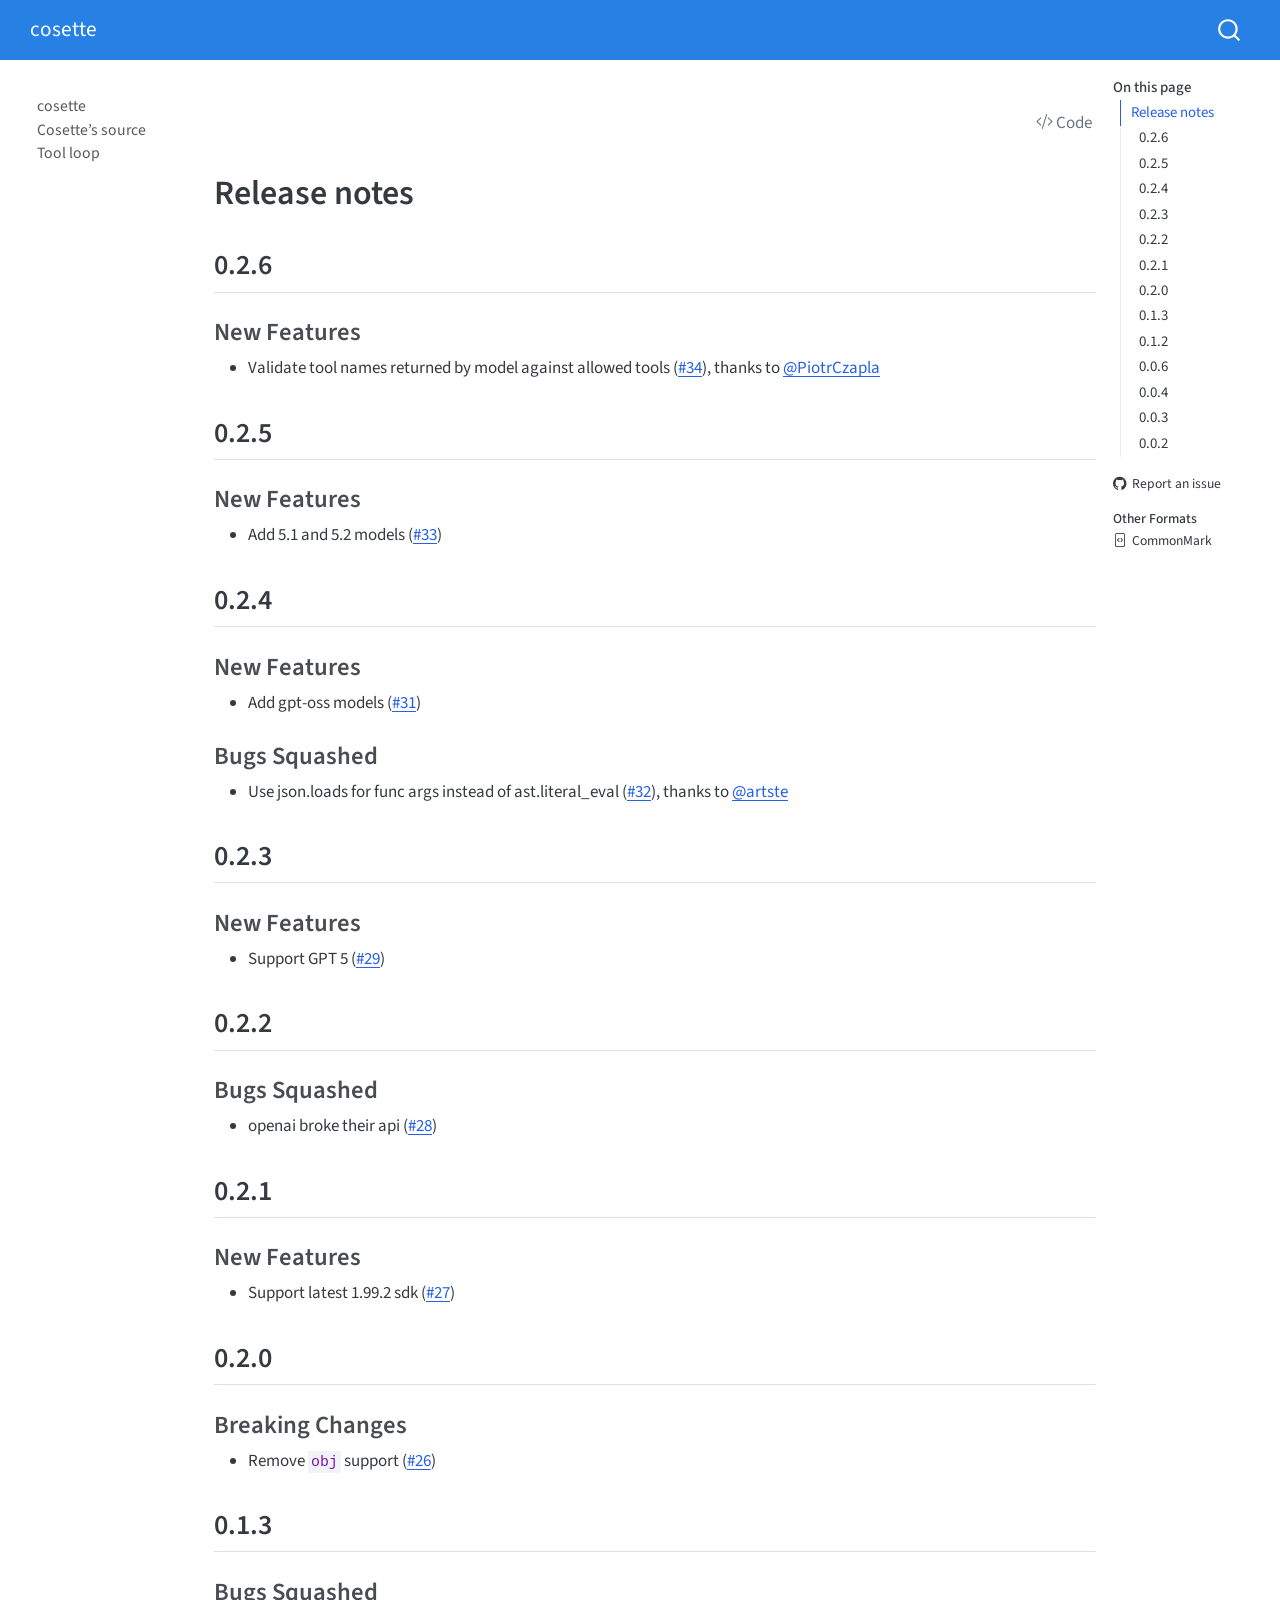
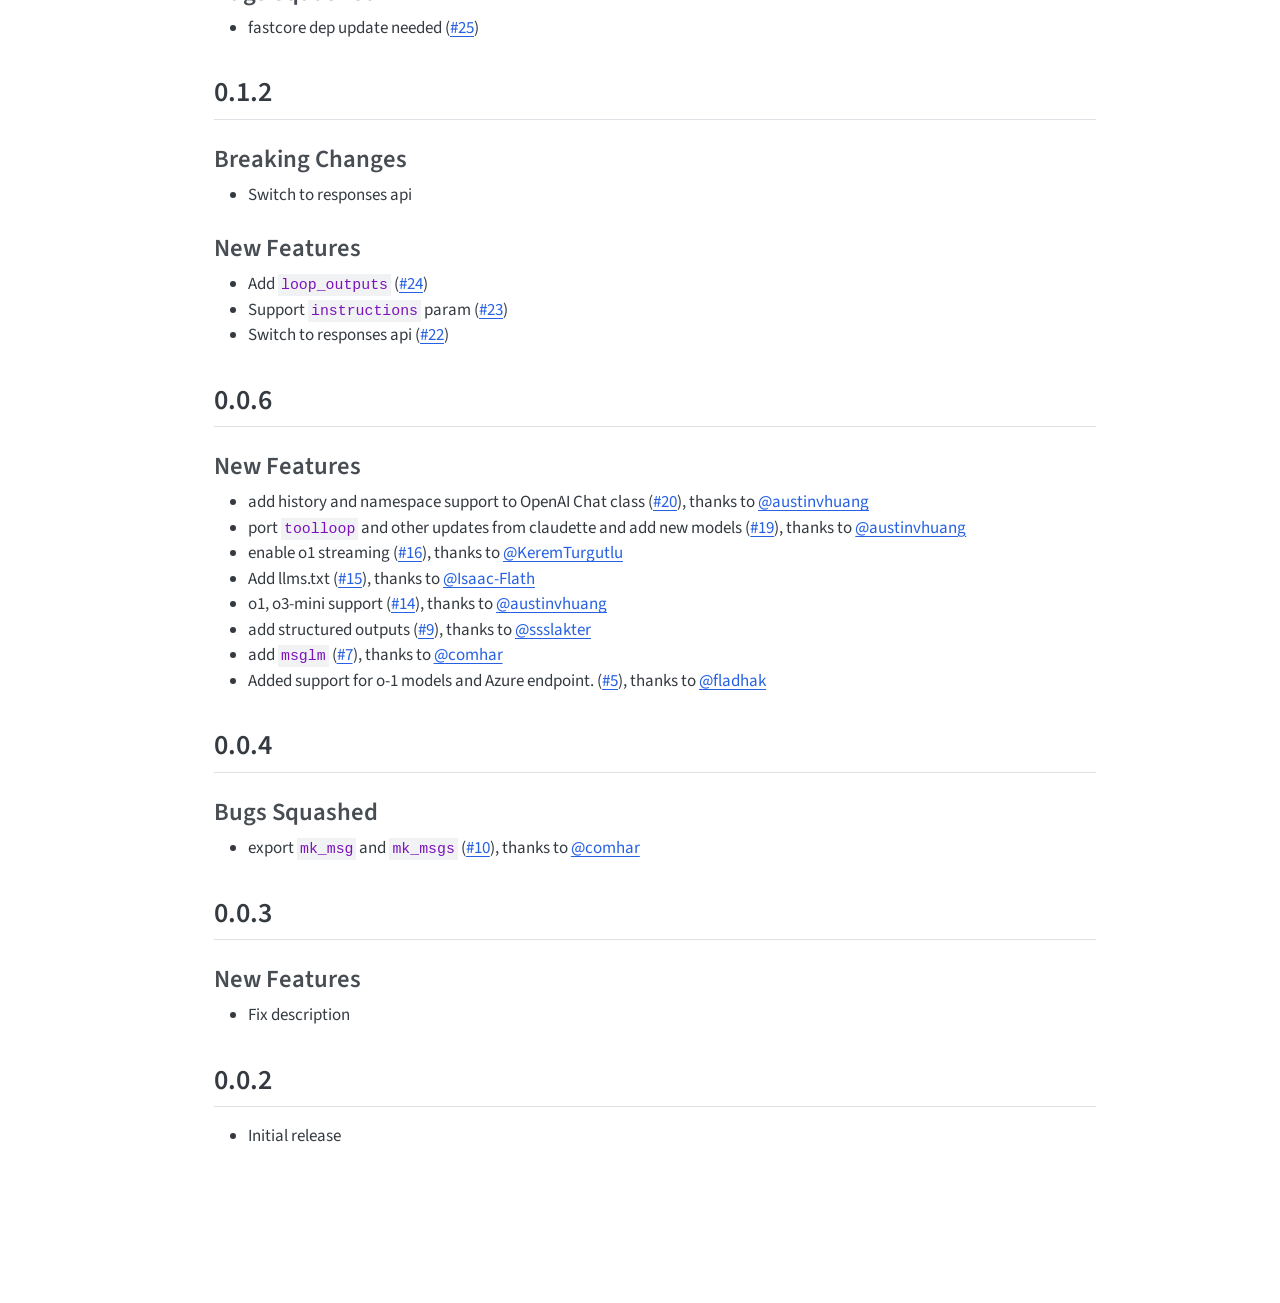
<file: CHANGELOG.html>
<!DOCTYPE html>
<html xmlns="http://www.w3.org/1999/xhtml" lang="en" xml:lang="en"><head>

<meta charset="utf-8">
<meta name="generator" content="quarto-1.9.37">

<meta name="viewport" content="width=device-width, initial-scale=1.0, user-scalable=yes">


<title>changelog – cosette</title>
<style>
/* Default styles provided by pandoc.
** See https://pandoc.org/MANUAL.html#variables-for-html for config info.
*/
code{white-space: pre-wrap;}
span.smallcaps{font-variant: small-caps;}
div.columns{display: flex; gap: min(4vw, 1.5em);}
div.column{flex: auto; overflow-x: auto;}
div.hanging-indent{margin-left: 1.5em; text-indent: -1.5em;}
ul.task-list{list-style: none;}
ul.task-list li input[type="checkbox"] {
  width: 0.8em;
  margin: 0 0.8em 0.2em -1em; /* quarto-specific, see https://github.com/quarto-dev/quarto-cli/issues/4556 */ 
  vertical-align: middle;
}
/* CSS for syntax highlighting */
html { -webkit-text-size-adjust: 100%; }
pre > code.sourceCode { white-space: pre; position: relative; }
pre > code.sourceCode > span { display: inline-block; line-height: 1.25; }
pre > code.sourceCode > span:empty { height: 1.2em; }
.sourceCode { overflow: visible; }
code.sourceCode > span { color: inherit; text-decoration: inherit; }
div.sourceCode { margin: 1em 0; }
pre.sourceCode { margin: 0; }
@media screen {
div.sourceCode { overflow: auto; }
}
@media print {
pre > code.sourceCode { white-space: pre-wrap; }
pre > code.sourceCode > span { text-indent: -5em; padding-left: 5em; }
}
pre.numberSource code
  { counter-reset: source-line 0; }
pre.numberSource code > span
  { position: relative; left: -4em; counter-increment: source-line; }
pre.numberSource code > span > a:first-child::before
  { content: counter(source-line);
    position: relative; left: -1em; text-align: right; vertical-align: baseline;
    border: none; display: inline-block;
    -webkit-touch-callout: none; -webkit-user-select: none;
    -khtml-user-select: none; -moz-user-select: none;
    -ms-user-select: none; user-select: none;
    padding: 0 4px; width: 4em;
  }
pre.numberSource { margin-left: 3em;  padding-left: 4px; }
div.sourceCode
  {   }
@media screen {
pre > code.sourceCode > span > a:first-child::before { text-decoration: underline; }
}
</style>


<script src="site_libs/quarto-nav/quarto-nav.js"></script>
<script src="site_libs/quarto-nav/headroom.min.js"></script>
<script src="site_libs/clipboard/clipboard.min.js"></script>
<script src="site_libs/quarto-search/autocomplete.umd.js"></script>
<script src="site_libs/quarto-search/fuse.min.js"></script>
<script src="site_libs/quarto-search/quarto-search.js"></script>
<meta name="quarto:offset" content="./">
<script src="site_libs/quarto-html/quarto.js" type="module"></script>
<script src="site_libs/quarto-html/tabsets/tabsets.js" type="module"></script>
<script src="site_libs/quarto-html/popper.min.js"></script>
<script src="site_libs/quarto-html/tippy.umd.min.js"></script>
<script src="site_libs/quarto-html/anchor.min.js"></script>
<link href="site_libs/quarto-html/tippy.css" rel="stylesheet">
<link href="site_libs/quarto-html/quarto-syntax-highlighting-7f8f88aac4f3542376d5c11b86a4c14d.css" rel="stylesheet" id="quarto-text-highlighting-styles">
<script src="site_libs/bootstrap/bootstrap.min.js"></script>
<link href="site_libs/bootstrap/bootstrap-icons.css" rel="stylesheet">
<link href="site_libs/bootstrap/bootstrap-17738ac5122fb196a3a5d2cfaeb3ca90.min.css" rel="stylesheet" append-hash="true" id="quarto-bootstrap" data-mode="light">
<script id="quarto-search-options" type="application/json">{
  "location": "navbar",
  "copy-button": false,
  "collapse-after": 3,
  "panel-placement": "end",
  "type": "overlay",
  "limit": 50,
  "keyboard-shortcut": [
    "f",
    "/",
    "s"
  ],
  "show-item-context": false,
  "language": {
    "search-no-results-text": "No results",
    "search-matching-documents-text": "matching documents",
    "search-copy-link-title": "Copy link to search",
    "search-hide-matches-text": "Hide additional matches",
    "search-more-match-text": "more match in this document",
    "search-more-matches-text": "more matches in this document",
    "search-clear-button-title": "Clear",
    "search-text-placeholder": "",
    "search-detached-cancel-button-title": "Cancel",
    "search-submit-button-title": "Submit",
    "search-label": "Search"
  }
}</script>


<link rel="stylesheet" href="styles.css">
<meta property="og:title" content="cosette">
<meta property="og:site_name" content="cosette">
<meta name="twitter:title" content="cosette">
<meta name="twitter:card" content="summary">
</head>

<body class="nav-sidebar floating nav-fixed quarto-light">

<div id="quarto-search-results"></div>
  <header id="quarto-header" class="headroom fixed-top">
    <nav class="navbar navbar-expand-lg " data-bs-theme="dark">
      <div class="navbar-container container-fluid">
      <div class="navbar-brand-container mx-auto">
    <a class="navbar-brand" href="./index.html">
    <span class="navbar-title">cosette</span>
    </a>
  </div>
        <div class="quarto-navbar-tools tools-end">
</div>
          <div id="quarto-search" class="" title="Search"></div>
      </div> <!-- /container-fluid -->
    </nav>
  <nav class="quarto-secondary-nav">
    <div class="container-fluid d-flex">
      <button type="button" class="quarto-btn-toggle btn" data-bs-toggle="collapse" role="button" data-bs-target=".quarto-sidebar-collapse-item" aria-controls="quarto-sidebar" aria-expanded="false" aria-label="Toggle sidebar navigation" onclick="if (window.quartoToggleHeadroom) { window.quartoToggleHeadroom(); }">
        <i class="bi bi-layout-text-sidebar-reverse"></i>
      </button>
        <nav class="quarto-page-breadcrumbs" aria-label="breadcrumb"><ol class="breadcrumb"><li class="breadcrumb-item"></li></ol></nav>
        <a class="flex-grow-1" role="navigation" data-bs-toggle="collapse" data-bs-target=".quarto-sidebar-collapse-item" aria-controls="quarto-sidebar" aria-expanded="false" aria-label="Toggle sidebar navigation" onclick="if (window.quartoToggleHeadroom) { window.quartoToggleHeadroom(); }">      
        </a>
    </div>
  </nav>
</header>
<!-- content -->
<div id="quarto-content" class="quarto-container page-columns page-rows-contents page-layout-article page-navbar">
<!-- sidebar -->
  <nav id="quarto-sidebar" class="sidebar collapse collapse-horizontal quarto-sidebar-collapse-item sidebar-navigation floating overflow-auto">
    <div class="sidebar-menu-container"> 
    <ul class="list-unstyled mt-1">
        <li class="sidebar-item">
  <div class="sidebar-item-container"> 
  <a href="./index.html" class="sidebar-item-text sidebar-link">
 <span class="menu-text">cosette</span></a>
  </div>
</li>
        <li class="sidebar-item">
  <div class="sidebar-item-container"> 
  <a href="./core.html" class="sidebar-item-text sidebar-link">
 <span class="menu-text">Cosette’s source</span></a>
  </div>
</li>
        <li class="sidebar-item">
  <div class="sidebar-item-container"> 
  <a href="./toolloop.html" class="sidebar-item-text sidebar-link">
 <span class="menu-text">Tool loop</span></a>
  </div>
</li>
    </ul>
    </div>
</nav>
<div id="quarto-sidebar-glass" class="quarto-sidebar-collapse-item" data-bs-toggle="collapse" data-bs-target=".quarto-sidebar-collapse-item"></div>
<!-- margin-sidebar -->
    <div id="quarto-margin-sidebar" class="sidebar margin-sidebar">
        <nav id="TOC" role="doc-toc" class="toc-active">
    <h2 id="toc-title">On this page</h2>
   
  <ul>
  <li><a href="#release-notes" id="toc-release-notes" class="nav-link active" data-scroll-target="#release-notes">Release notes</a>
  <ul class="collapse">
  <li><a href="#section" id="toc-section" class="nav-link" data-scroll-target="#section">0.2.6</a>
  <ul class="collapse">
  <li><a href="#new-features" id="toc-new-features" class="nav-link" data-scroll-target="#new-features">New Features</a></li>
  </ul></li>
  <li><a href="#section-1" id="toc-section-1" class="nav-link" data-scroll-target="#section-1">0.2.5</a>
  <ul class="collapse">
  <li><a href="#new-features-1" id="toc-new-features-1" class="nav-link" data-scroll-target="#new-features-1">New Features</a></li>
  </ul></li>
  <li><a href="#section-2" id="toc-section-2" class="nav-link" data-scroll-target="#section-2">0.2.4</a>
  <ul class="collapse">
  <li><a href="#new-features-2" id="toc-new-features-2" class="nav-link" data-scroll-target="#new-features-2">New Features</a></li>
  <li><a href="#bugs-squashed" id="toc-bugs-squashed" class="nav-link" data-scroll-target="#bugs-squashed">Bugs Squashed</a></li>
  </ul></li>
  <li><a href="#section-3" id="toc-section-3" class="nav-link" data-scroll-target="#section-3">0.2.3</a>
  <ul class="collapse">
  <li><a href="#new-features-3" id="toc-new-features-3" class="nav-link" data-scroll-target="#new-features-3">New Features</a></li>
  </ul></li>
  <li><a href="#section-4" id="toc-section-4" class="nav-link" data-scroll-target="#section-4">0.2.2</a>
  <ul class="collapse">
  <li><a href="#bugs-squashed-1" id="toc-bugs-squashed-1" class="nav-link" data-scroll-target="#bugs-squashed-1">Bugs Squashed</a></li>
  </ul></li>
  <li><a href="#section-5" id="toc-section-5" class="nav-link" data-scroll-target="#section-5">0.2.1</a>
  <ul class="collapse">
  <li><a href="#new-features-4" id="toc-new-features-4" class="nav-link" data-scroll-target="#new-features-4">New Features</a></li>
  </ul></li>
  <li><a href="#section-6" id="toc-section-6" class="nav-link" data-scroll-target="#section-6">0.2.0</a>
  <ul class="collapse">
  <li><a href="#breaking-changes" id="toc-breaking-changes" class="nav-link" data-scroll-target="#breaking-changes">Breaking Changes</a></li>
  </ul></li>
  <li><a href="#section-7" id="toc-section-7" class="nav-link" data-scroll-target="#section-7">0.1.3</a>
  <ul class="collapse">
  <li><a href="#bugs-squashed-2" id="toc-bugs-squashed-2" class="nav-link" data-scroll-target="#bugs-squashed-2">Bugs Squashed</a></li>
  </ul></li>
  <li><a href="#section-8" id="toc-section-8" class="nav-link" data-scroll-target="#section-8">0.1.2</a>
  <ul class="collapse">
  <li><a href="#breaking-changes-1" id="toc-breaking-changes-1" class="nav-link" data-scroll-target="#breaking-changes-1">Breaking Changes</a></li>
  <li><a href="#new-features-5" id="toc-new-features-5" class="nav-link" data-scroll-target="#new-features-5">New Features</a></li>
  </ul></li>
  <li><a href="#section-9" id="toc-section-9" class="nav-link" data-scroll-target="#section-9">0.0.6</a>
  <ul class="collapse">
  <li><a href="#new-features-6" id="toc-new-features-6" class="nav-link" data-scroll-target="#new-features-6">New Features</a></li>
  </ul></li>
  <li><a href="#section-10" id="toc-section-10" class="nav-link" data-scroll-target="#section-10">0.0.4</a>
  <ul class="collapse">
  <li><a href="#bugs-squashed-3" id="toc-bugs-squashed-3" class="nav-link" data-scroll-target="#bugs-squashed-3">Bugs Squashed</a></li>
  </ul></li>
  <li><a href="#section-11" id="toc-section-11" class="nav-link" data-scroll-target="#section-11">0.0.3</a>
  <ul class="collapse">
  <li><a href="#new-features-7" id="toc-new-features-7" class="nav-link" data-scroll-target="#new-features-7">New Features</a></li>
  </ul></li>
  <li><a href="#section-12" id="toc-section-12" class="nav-link" data-scroll-target="#section-12">0.0.2</a></li>
  </ul></li>
  </ul>
<div class="toc-actions"><ul><li><a href="https://github.com/AnswerDotAI/cosette/issues/new" class="toc-action"><i class="bi bi-github"></i>Report an issue</a></li></ul></div><div class="quarto-alternate-formats"><h2>Other Formats</h2><ul><li><a href="CHANGELOG-commonmark.md"><i class="bi bi-file-code"></i>CommonMark</a></li></ul></div></nav>
    </div>
<!-- main -->
<main class="content" id="quarto-document-content"><header id="title-block-header" class="quarto-title-block"><h1 class="title display-7"></h1></header><div class="quarto-title-block"><div class="quarto-title-tools-only"><button type="button" class="btn code-tools-button" id="quarto-code-tools-source"><i class="bi"></i> Code</button></div></div>




<section id="release-notes" class="level1">
<h1>Release notes</h1>
<!-- do not remove -->
<section id="section" class="level2">
<h2 class="anchored" data-anchor-id="section">0.2.6</h2>
<section id="new-features" class="level3">
<h3 class="anchored" data-anchor-id="new-features">New Features</h3>
<ul>
<li>Validate tool names returned by model against allowed tools (<a href="https://github.com/AnswerDotAI/cosette/pull/34">#34</a>), thanks to <a href="https://github.com/PiotrCzapla"><span class="citation" data-cites="PiotrCzapla">@PiotrCzapla</span></a></li>
</ul>
</section>
</section>
<section id="section-1" class="level2">
<h2 class="anchored" data-anchor-id="section-1">0.2.5</h2>
<section id="new-features-1" class="level3">
<h3 class="anchored" data-anchor-id="new-features-1">New Features</h3>
<ul>
<li>Add 5.1 and 5.2 models (<a href="https://github.com/AnswerDotAI/cosette/issues/33">#33</a>)</li>
</ul>
</section>
</section>
<section id="section-2" class="level2">
<h2 class="anchored" data-anchor-id="section-2">0.2.4</h2>
<section id="new-features-2" class="level3">
<h3 class="anchored" data-anchor-id="new-features-2">New Features</h3>
<ul>
<li>Add gpt-oss models (<a href="https://github.com/AnswerDotAI/cosette/issues/31">#31</a>)</li>
</ul>
</section>
<section id="bugs-squashed" class="level3">
<h3 class="anchored" data-anchor-id="bugs-squashed">Bugs Squashed</h3>
<ul>
<li>Use json.loads for func args instead of ast.literal_eval (<a href="https://github.com/AnswerDotAI/cosette/pull/32">#32</a>), thanks to <a href="https://github.com/artste"><span class="citation" data-cites="artste">@artste</span></a></li>
</ul>
</section>
</section>
<section id="section-3" class="level2">
<h2 class="anchored" data-anchor-id="section-3">0.2.3</h2>
<section id="new-features-3" class="level3">
<h3 class="anchored" data-anchor-id="new-features-3">New Features</h3>
<ul>
<li>Support GPT 5 (<a href="https://github.com/AnswerDotAI/cosette/issues/29">#29</a>)</li>
</ul>
</section>
</section>
<section id="section-4" class="level2">
<h2 class="anchored" data-anchor-id="section-4">0.2.2</h2>
<section id="bugs-squashed-1" class="level3">
<h3 class="anchored" data-anchor-id="bugs-squashed-1">Bugs Squashed</h3>
<ul>
<li>openai broke their api (<a href="https://github.com/AnswerDotAI/cosette/issues/28">#28</a>)</li>
</ul>
</section>
</section>
<section id="section-5" class="level2">
<h2 class="anchored" data-anchor-id="section-5">0.2.1</h2>
<section id="new-features-4" class="level3">
<h3 class="anchored" data-anchor-id="new-features-4">New Features</h3>
<ul>
<li>Support latest 1.99.2 sdk (<a href="https://github.com/AnswerDotAI/cosette/issues/27">#27</a>)</li>
</ul>
</section>
</section>
<section id="section-6" class="level2">
<h2 class="anchored" data-anchor-id="section-6">0.2.0</h2>
<section id="breaking-changes" class="level3">
<h3 class="anchored" data-anchor-id="breaking-changes">Breaking Changes</h3>
<ul>
<li>Remove <code>obj</code> support (<a href="https://github.com/AnswerDotAI/cosette/issues/26">#26</a>)</li>
</ul>
</section>
</section>
<section id="section-7" class="level2">
<h2 class="anchored" data-anchor-id="section-7">0.1.3</h2>
<section id="bugs-squashed-2" class="level3">
<h3 class="anchored" data-anchor-id="bugs-squashed-2">Bugs Squashed</h3>
<ul>
<li>fastcore dep update needed (<a href="https://github.com/AnswerDotAI/cosette/issues/25">#25</a>)</li>
</ul>
</section>
</section>
<section id="section-8" class="level2">
<h2 class="anchored" data-anchor-id="section-8">0.1.2</h2>
<section id="breaking-changes-1" class="level3">
<h3 class="anchored" data-anchor-id="breaking-changes-1">Breaking Changes</h3>
<ul>
<li>Switch to responses api</li>
</ul>
</section>
<section id="new-features-5" class="level3">
<h3 class="anchored" data-anchor-id="new-features-5">New Features</h3>
<ul>
<li>Add <code>loop_outputs</code> (<a href="https://github.com/AnswerDotAI/cosette/issues/24">#24</a>)</li>
<li>Support <code>instructions</code> param (<a href="https://github.com/AnswerDotAI/cosette/issues/23">#23</a>)</li>
<li>Switch to responses api (<a href="https://github.com/AnswerDotAI/cosette/issues/22">#22</a>)</li>
</ul>
</section>
</section>
<section id="section-9" class="level2">
<h2 class="anchored" data-anchor-id="section-9">0.0.6</h2>
<section id="new-features-6" class="level3">
<h3 class="anchored" data-anchor-id="new-features-6">New Features</h3>
<ul>
<li>add history and namespace support to OpenAI Chat class (<a href="https://github.com/AnswerDotAI/cosette/pull/20">#20</a>), thanks to <a href="https://github.com/austinvhuang"><span class="citation" data-cites="austinvhuang">@austinvhuang</span></a></li>
<li>port <code>toolloop</code> and other updates from claudette and add new models (<a href="https://github.com/AnswerDotAI/cosette/pull/19">#19</a>), thanks to <a href="https://github.com/austinvhuang"><span class="citation" data-cites="austinvhuang">@austinvhuang</span></a></li>
<li>enable o1 streaming (<a href="https://github.com/AnswerDotAI/cosette/pull/16">#16</a>), thanks to <a href="https://github.com/KeremTurgutlu"><span class="citation" data-cites="KeremTurgutlu">@KeremTurgutlu</span></a></li>
<li>Add llms.txt (<a href="https://github.com/AnswerDotAI/cosette/pull/15">#15</a>), thanks to <a href="https://github.com/Isaac-Flath"><span class="citation" data-cites="Isaac-Flath">@Isaac-Flath</span></a></li>
<li>o1, o3-mini support (<a href="https://github.com/AnswerDotAI/cosette/pull/14">#14</a>), thanks to <a href="https://github.com/austinvhuang"><span class="citation" data-cites="austinvhuang">@austinvhuang</span></a></li>
<li>add structured outputs (<a href="https://github.com/AnswerDotAI/cosette/pull/9">#9</a>), thanks to <a href="https://github.com/ssslakter"><span class="citation" data-cites="ssslakter">@ssslakter</span></a></li>
<li>add <code>msglm</code> (<a href="https://github.com/AnswerDotAI/cosette/pull/7">#7</a>), thanks to <a href="https://github.com/comhar"><span class="citation" data-cites="comhar">@comhar</span></a></li>
<li>Added support for o-1 models and Azure endpoint. (<a href="https://github.com/AnswerDotAI/cosette/pull/5">#5</a>), thanks to <a href="https://github.com/fladhak"><span class="citation" data-cites="fladhak">@fladhak</span></a></li>
</ul>
</section>
</section>
<section id="section-10" class="level2">
<h2 class="anchored" data-anchor-id="section-10">0.0.4</h2>
<section id="bugs-squashed-3" class="level3">
<h3 class="anchored" data-anchor-id="bugs-squashed-3">Bugs Squashed</h3>
<ul>
<li>export <code>mk_msg</code> and <code>mk_msgs</code> (<a href="https://github.com/AnswerDotAI/cosette/pull/10">#10</a>), thanks to <a href="https://github.com/comhar"><span class="citation" data-cites="comhar">@comhar</span></a></li>
</ul>
</section>
</section>
<section id="section-11" class="level2">
<h2 class="anchored" data-anchor-id="section-11">0.0.3</h2>
<section id="new-features-7" class="level3">
<h3 class="anchored" data-anchor-id="new-features-7">New Features</h3>
<ul>
<li>Fix description</li>
</ul>
</section>
</section>
<section id="section-12" class="level2">
<h2 class="anchored" data-anchor-id="section-12">0.0.2</h2>
<ul>
<li>Initial release</li>
</ul>


<!-- -->

</section>
</section>

</main> <!-- /main -->
<script id="quarto-html-after-body" type="application/javascript">
  window.document.addEventListener("DOMContentLoaded", function (event) {
    const icon = "";
    const anchorJS = new window.AnchorJS();
    anchorJS.options = {
      placement: 'right',
      icon: icon
    };
    anchorJS.add('.anchored');
    const isCodeAnnotation = (el) => {
      for (const clz of el.classList) {
        if (clz.startsWith('code-annotation-')) {                     
          return true;
        }
      }
      return false;
    }
    const onCopySuccess = function(e) {
      // button target
      const button = e.trigger;
      // don't keep focus
      button.blur();
      // flash "checked"
      button.classList.add('code-copy-button-checked');
      var currentTitle = button.getAttribute("title");
      button.setAttribute("title", "Copied!");
      let tooltip;
      if (window.bootstrap) {
        button.setAttribute("data-bs-toggle", "tooltip");
        button.setAttribute("data-bs-placement", "left");
        button.setAttribute("data-bs-title", "Copied!");
        tooltip = new bootstrap.Tooltip(button, 
          { trigger: "manual", 
            customClass: "code-copy-button-tooltip",
            offset: [0, -8]});
        tooltip.show();    
      }
      setTimeout(function() {
        if (tooltip) {
          tooltip.hide();
          button.removeAttribute("data-bs-title");
          button.removeAttribute("data-bs-toggle");
          button.removeAttribute("data-bs-placement");
        }
        button.setAttribute("title", currentTitle);
        button.classList.remove('code-copy-button-checked');
      }, 1000);
      // clear code selection
      e.clearSelection();
    }
    const getTextToCopy = function(trigger) {
      const outerScaffold = trigger.parentElement.cloneNode(true);
      const codeEl = outerScaffold.querySelector('code');
      for (const childEl of codeEl.children) {
        if (isCodeAnnotation(childEl)) {
          childEl.remove();
        }
      }
      return codeEl.innerText;
    }
    const clipboard = new window.ClipboardJS('.code-copy-button:not([data-in-quarto-modal])', {
      text: getTextToCopy
    });
    clipboard.on('success', onCopySuccess);
    if (window.document.getElementById('quarto-embedded-source-code-modal')) {
      const clipboardModal = new window.ClipboardJS('.code-copy-button[data-in-quarto-modal]', {
        text: getTextToCopy,
        container: window.document.getElementById('quarto-embedded-source-code-modal')
      });
      clipboardModal.on('success', onCopySuccess);
    }
    const viewSource = window.document.getElementById('quarto-view-source') ||
                       window.document.getElementById('quarto-code-tools-source');
    if (viewSource) {
      const sourceUrl = viewSource.getAttribute("data-quarto-source-url");
      viewSource.addEventListener("click", function(e) {
        if (sourceUrl) {
          // rstudio viewer pane
          if (/\bcapabilities=\b/.test(window.location)) {
            window.open(sourceUrl);
          } else {
            window.location.href = sourceUrl;
          }
        } else {
          const modal = new bootstrap.Modal(document.getElementById('quarto-embedded-source-code-modal'));
          modal.show();
        }
        return false;
      });
    }
    function toggleCodeHandler(show) {
      return function(e) {
        const detailsSrc = window.document.querySelectorAll(".cell > details > .sourceCode");
        for (let i=0; i<detailsSrc.length; i++) {
          const details = detailsSrc[i].parentElement;
          if (show) {
            details.open = true;
          } else {
            details.removeAttribute("open");
          }
        }
        const cellCodeDivs = window.document.querySelectorAll(".cell > .sourceCode");
        const fromCls = show ? "hidden" : "unhidden";
        const toCls = show ? "unhidden" : "hidden";
        for (let i=0; i<cellCodeDivs.length; i++) {
          const codeDiv = cellCodeDivs[i];
          if (codeDiv.classList.contains(fromCls)) {
            codeDiv.classList.remove(fromCls);
            codeDiv.classList.add(toCls);
          } 
        }
        return false;
      }
    }
    const hideAllCode = window.document.getElementById("quarto-hide-all-code");
    if (hideAllCode) {
      hideAllCode.addEventListener("click", toggleCodeHandler(false));
    }
    const showAllCode = window.document.getElementById("quarto-show-all-code");
    if (showAllCode) {
      showAllCode.addEventListener("click", toggleCodeHandler(true));
    }
      var localhostRegex = new RegExp(/^(?:http|https):\/\/localhost\:?[0-9]*\//);
      var mailtoRegex = new RegExp(/^mailto:/);
        var filterRegex = new RegExp("https:\/\/AnswerDotAI\.github\.io\/cosette");
      var isInternal = (href) => {
          return filterRegex.test(href) || localhostRegex.test(href) || mailtoRegex.test(href);
      }
      // Inspect non-navigation links and adorn them if external
     var links = window.document.querySelectorAll('a[href]:not(.nav-link):not(.navbar-brand):not(.toc-action):not(.sidebar-link):not(.sidebar-item-toggle):not(.pagination-link):not(.no-external):not([aria-hidden]):not(.dropdown-item):not(.quarto-navigation-tool):not(.about-link)');
      for (var i=0; i<links.length; i++) {
        const link = links[i];
        if (!isInternal(link.href)) {
          // undo the damage that might have been done by quarto-nav.js in the case of
          // links that we want to consider external
          if (link.dataset.originalHref !== undefined) {
            link.href = link.dataset.originalHref;
          }
        }
      }
    function tippyHover(el, contentFn, onTriggerFn, onUntriggerFn) {
      const config = {
        allowHTML: true,
        maxWidth: 500,
        delay: 100,
        arrow: false,
        appendTo: function(el) {
            return el.parentElement;
        },
        interactive: true,
        interactiveBorder: 10,
        theme: 'quarto',
        placement: 'bottom-start',
      };
      if (contentFn) {
        config.content = contentFn;
      }
      if (onTriggerFn) {
        config.onTrigger = onTriggerFn;
      }
      if (onUntriggerFn) {
        config.onUntrigger = onUntriggerFn;
      }
      window.tippy(el, config); 
    }
    const noterefs = window.document.querySelectorAll('a[role="doc-noteref"]');
    for (var i=0; i<noterefs.length; i++) {
      const ref = noterefs[i];
      tippyHover(ref, function() {
        // use id or data attribute instead here
        let href = ref.getAttribute('data-footnote-href') || ref.getAttribute('href');
        try { href = new URL(href).hash; } catch {}
        const id = href.replace(/^#\/?/, "");
        const note = window.document.getElementById(id);
        if (note) {
          return note.innerHTML;
        } else {
          return "";
        }
      });
    }
    const xrefs = window.document.querySelectorAll('a.quarto-xref');
    const processXRef = (id, note) => {
      // Strip column container classes
      const stripColumnClz = (el) => {
        el.classList.remove("page-full", "page-columns");
        if (el.children) {
          for (const child of el.children) {
            stripColumnClz(child);
          }
        }
      }
      stripColumnClz(note)
      if (id === null || id.startsWith('sec-')) {
        // Special case sections, only their first couple elements
        const container = document.createElement("div");
        if (note.children && note.children.length > 2) {
          container.appendChild(note.children[0].cloneNode(true));
          for (let i = 1; i < note.children.length; i++) {
            const child = note.children[i];
            if (child.tagName === "P" && child.innerText === "") {
              continue;
            } else {
              container.appendChild(child.cloneNode(true));
              break;
            }
          }
          if (window.Quarto?.typesetMath) {
            window.Quarto.typesetMath(container);
          }
          return container.innerHTML
        } else {
          if (window.Quarto?.typesetMath) {
            window.Quarto.typesetMath(note);
          }
          return note.innerHTML;
        }
      } else {
        // Remove any anchor links if they are present
        const anchorLink = note.querySelector('a.anchorjs-link');
        if (anchorLink) {
          anchorLink.remove();
        }
        if (window.Quarto?.typesetMath) {
          window.Quarto.typesetMath(note);
        }
        if (note.classList.contains("callout")) {
          return note.outerHTML;
        } else {
          return note.innerHTML;
        }
      }
    }
    for (var i=0; i<xrefs.length; i++) {
      const xref = xrefs[i];
      tippyHover(xref, undefined, function(instance) {
        instance.disable();
        let url = xref.getAttribute('href');
        let hash = undefined; 
        if (url.startsWith('#')) {
          hash = url;
        } else {
          try { hash = new URL(url).hash; } catch {}
        }
        if (hash) {
          const id = hash.replace(/^#\/?/, "");
          const note = window.document.getElementById(id);
          if (note !== null) {
            try {
              const html = processXRef(id, note.cloneNode(true));
              instance.setContent(html);
            } finally {
              instance.enable();
              instance.show();
            }
          } else {
            // See if we can fetch this
            fetch(url.split('#')[0])
            .then(res => res.text())
            .then(html => {
              const parser = new DOMParser();
              const htmlDoc = parser.parseFromString(html, "text/html");
              const note = htmlDoc.getElementById(id);
              if (note !== null) {
                const html = processXRef(id, note);
                instance.setContent(html);
              } 
            }).finally(() => {
              instance.enable();
              instance.show();
            });
          }
        } else {
          // See if we can fetch a full url (with no hash to target)
          // This is a special case and we should probably do some content thinning / targeting
          fetch(url)
          .then(res => res.text())
          .then(html => {
            const parser = new DOMParser();
            const htmlDoc = parser.parseFromString(html, "text/html");
            const note = htmlDoc.querySelector('main.content');
            if (note !== null) {
              // This should only happen for chapter cross references
              // (since there is no id in the URL)
              // remove the first header
              if (note.children.length > 0 && note.children[0].tagName === "HEADER") {
                note.children[0].remove();
              }
              const html = processXRef(null, note);
              instance.setContent(html);
            } 
          }).finally(() => {
            instance.enable();
            instance.show();
          });
        }
      }, function(instance) {
      });
    }
        let selectedAnnoteEl;
        const selectorForAnnotation = ( cell, annotation) => {
          let cellAttr = 'data-code-cell="' + cell + '"';
          let lineAttr = 'data-code-annotation="' +  annotation + '"';
          const selector = 'span[' + cellAttr + '][' + lineAttr + ']';
          return selector;
        }
        const selectCodeLines = (annoteEl) => {
          const doc = window.document;
          const targetCell = annoteEl.getAttribute("data-target-cell");
          const targetAnnotation = annoteEl.getAttribute("data-target-annotation");
          const annoteSpan = window.document.querySelector(selectorForAnnotation(targetCell, targetAnnotation));
          const lines = annoteSpan.getAttribute("data-code-lines").split(",");
          const lineIds = lines.map((line) => {
            return targetCell + "-" + line;
          })
          let top = null;
          let height = null;
          let parent = null;
          if (lineIds.length > 0) {
              //compute the position of the single el (top and bottom and make a div)
              const el = window.document.getElementById(lineIds[0]);
              top = el.offsetTop;
              height = el.offsetHeight;
              parent = el.parentElement.parentElement;
            if (lineIds.length > 1) {
              const lastEl = window.document.getElementById(lineIds[lineIds.length - 1]);
              const bottom = lastEl.offsetTop + lastEl.offsetHeight;
              height = bottom - top;
            }
            if (top !== null && height !== null && parent !== null) {
              // cook up a div (if necessary) and position it 
              let div = window.document.getElementById("code-annotation-line-highlight");
              if (div === null) {
                div = window.document.createElement("div");
                div.setAttribute("id", "code-annotation-line-highlight");
                div.style.position = 'absolute';
                parent.appendChild(div);
              }
              div.style.top = top - 2 + "px";
              div.style.height = height + 4 + "px";
              div.style.left = 0;
              let gutterDiv = window.document.getElementById("code-annotation-line-highlight-gutter");
              if (gutterDiv === null) {
                gutterDiv = window.document.createElement("div");
                gutterDiv.setAttribute("id", "code-annotation-line-highlight-gutter");
                gutterDiv.style.position = 'absolute';
                const codeCell = window.document.getElementById(targetCell);
                const gutter = codeCell.querySelector('.code-annotation-gutter');
                gutter.appendChild(gutterDiv);
              }
              gutterDiv.style.top = top - 2 + "px";
              gutterDiv.style.height = height + 4 + "px";
            }
            selectedAnnoteEl = annoteEl;
          }
        };
        const unselectCodeLines = () => {
          const elementsIds = ["code-annotation-line-highlight", "code-annotation-line-highlight-gutter"];
          elementsIds.forEach((elId) => {
            const div = window.document.getElementById(elId);
            if (div) {
              div.remove();
            }
          });
          selectedAnnoteEl = undefined;
        };
          // Handle positioning of the toggle
      window.addEventListener(
        "resize",
        throttle(() => {
          elRect = undefined;
          if (selectedAnnoteEl) {
            selectCodeLines(selectedAnnoteEl);
          }
        }, 10)
      );
      function throttle(fn, ms) {
      let throttle = false;
      let timer;
        return (...args) => {
          if(!throttle) { // first call gets through
              fn.apply(this, args);
              throttle = true;
          } else { // all the others get throttled
              if(timer) clearTimeout(timer); // cancel #2
              timer = setTimeout(() => {
                fn.apply(this, args);
                timer = throttle = false;
              }, ms);
          }
        };
      }
        // Attach click handler to the DT
        const annoteDls = window.document.querySelectorAll('dt[data-target-cell]');
        for (const annoteDlNode of annoteDls) {
          annoteDlNode.addEventListener('click', (event) => {
            const clickedEl = event.target;
            if (clickedEl !== selectedAnnoteEl) {
              unselectCodeLines();
              const activeEl = window.document.querySelector('dt[data-target-cell].code-annotation-active');
              if (activeEl) {
                activeEl.classList.remove('code-annotation-active');
              }
              selectCodeLines(clickedEl);
              clickedEl.classList.add('code-annotation-active');
            } else {
              // Unselect the line
              unselectCodeLines();
              clickedEl.classList.remove('code-annotation-active');
            }
          });
        }
    const findCites = (el) => {
      const parentEl = el.parentElement;
      if (parentEl) {
        const cites = parentEl.dataset.cites;
        if (cites) {
          return {
            el,
            cites: cites.split(' ')
          };
        } else {
          return findCites(el.parentElement)
        }
      } else {
        return undefined;
      }
    };
    var bibliorefs = window.document.querySelectorAll('a[role="doc-biblioref"]');
    for (var i=0; i<bibliorefs.length; i++) {
      const ref = bibliorefs[i];
      const citeInfo = findCites(ref);
      if (citeInfo) {
        tippyHover(citeInfo.el, function() {
          var popup = window.document.createElement('div');
          citeInfo.cites.forEach(function(cite) {
            var citeDiv = window.document.createElement('div');
            citeDiv.classList.add('hanging-indent');
            citeDiv.classList.add('csl-entry');
            var biblioDiv = window.document.getElementById('ref-' + cite);
            if (biblioDiv) {
              citeDiv.innerHTML = biblioDiv.innerHTML;
            }
            popup.appendChild(citeDiv);
          });
          return popup.innerHTML;
        });
      }
    }
  });
  </script><div class="modal fade" id="quarto-embedded-source-code-modal" tabindex="-1" aria-labelledby="quarto-embedded-source-code-modal-label" aria-hidden="true"><div class="modal-dialog modal-dialog-scrollable"><div class="modal-content"><div class="modal-header"><h5 class="modal-title" id="quarto-embedded-source-code-modal-label">Source Code</h5><button class="btn-close" data-bs-dismiss="modal"></button></div><div class="modal-body"><div class="">
<div class="code-copy-outer-scaffold"><div class="sourceCode" id="cb1" data-shortcodes="false"><pre class="sourceCode markdown code-with-copy"><code class="sourceCode markdown"><span id="cb1-1"><a href="#cb1-1" aria-hidden="true" tabindex="-1"></a><span class="fu"># Release notes</span></span>
<span id="cb1-2"><a href="#cb1-2" aria-hidden="true" tabindex="-1"></a></span>
<span id="cb1-3"><a href="#cb1-3" aria-hidden="true" tabindex="-1"></a><span class="co">&lt;!-- do not remove --&gt;</span></span>
<span id="cb1-4"><a href="#cb1-4" aria-hidden="true" tabindex="-1"></a></span>
<span id="cb1-5"><a href="#cb1-5" aria-hidden="true" tabindex="-1"></a><span class="fu">## 0.2.6</span></span>
<span id="cb1-6"><a href="#cb1-6" aria-hidden="true" tabindex="-1"></a></span>
<span id="cb1-7"><a href="#cb1-7" aria-hidden="true" tabindex="-1"></a><span class="fu">### New Features</span></span>
<span id="cb1-8"><a href="#cb1-8" aria-hidden="true" tabindex="-1"></a></span>
<span id="cb1-9"><a href="#cb1-9" aria-hidden="true" tabindex="-1"></a><span class="ss">- </span>Validate tool names returned by model against allowed tools (<span class="co">[</span><span class="ot">#34</span><span class="co">](https://github.com/AnswerDotAI/cosette/pull/34)</span>), thanks to <span class="co">[</span><span class="ot">@PiotrCzapla</span><span class="co">](https://github.com/PiotrCzapla)</span></span>
<span id="cb1-10"><a href="#cb1-10" aria-hidden="true" tabindex="-1"></a></span>
<span id="cb1-11"><a href="#cb1-11" aria-hidden="true" tabindex="-1"></a></span>
<span id="cb1-12"><a href="#cb1-12" aria-hidden="true" tabindex="-1"></a><span class="fu">## 0.2.5</span></span>
<span id="cb1-13"><a href="#cb1-13" aria-hidden="true" tabindex="-1"></a></span>
<span id="cb1-14"><a href="#cb1-14" aria-hidden="true" tabindex="-1"></a><span class="fu">### New Features</span></span>
<span id="cb1-15"><a href="#cb1-15" aria-hidden="true" tabindex="-1"></a></span>
<span id="cb1-16"><a href="#cb1-16" aria-hidden="true" tabindex="-1"></a><span class="ss">- </span>Add 5.1 and 5.2 models (<span class="co">[</span><span class="ot">#33</span><span class="co">](https://github.com/AnswerDotAI/cosette/issues/33)</span>)</span>
<span id="cb1-17"><a href="#cb1-17" aria-hidden="true" tabindex="-1"></a></span>
<span id="cb1-18"><a href="#cb1-18" aria-hidden="true" tabindex="-1"></a></span>
<span id="cb1-19"><a href="#cb1-19" aria-hidden="true" tabindex="-1"></a><span class="fu">## 0.2.4</span></span>
<span id="cb1-20"><a href="#cb1-20" aria-hidden="true" tabindex="-1"></a></span>
<span id="cb1-21"><a href="#cb1-21" aria-hidden="true" tabindex="-1"></a><span class="fu">### New Features</span></span>
<span id="cb1-22"><a href="#cb1-22" aria-hidden="true" tabindex="-1"></a></span>
<span id="cb1-23"><a href="#cb1-23" aria-hidden="true" tabindex="-1"></a><span class="ss">- </span>Add gpt-oss models (<span class="co">[</span><span class="ot">#31</span><span class="co">](https://github.com/AnswerDotAI/cosette/issues/31)</span>)</span>
<span id="cb1-24"><a href="#cb1-24" aria-hidden="true" tabindex="-1"></a></span>
<span id="cb1-25"><a href="#cb1-25" aria-hidden="true" tabindex="-1"></a><span class="fu">### Bugs Squashed</span></span>
<span id="cb1-26"><a href="#cb1-26" aria-hidden="true" tabindex="-1"></a></span>
<span id="cb1-27"><a href="#cb1-27" aria-hidden="true" tabindex="-1"></a><span class="ss">- </span>Use json.loads for func args instead of ast.literal_eval (<span class="co">[</span><span class="ot">#32</span><span class="co">](https://github.com/AnswerDotAI/cosette/pull/32)</span>), thanks to <span class="co">[</span><span class="ot">@artste</span><span class="co">](https://github.com/artste)</span></span>
<span id="cb1-28"><a href="#cb1-28" aria-hidden="true" tabindex="-1"></a></span>
<span id="cb1-29"><a href="#cb1-29" aria-hidden="true" tabindex="-1"></a></span>
<span id="cb1-30"><a href="#cb1-30" aria-hidden="true" tabindex="-1"></a><span class="fu">## 0.2.3</span></span>
<span id="cb1-31"><a href="#cb1-31" aria-hidden="true" tabindex="-1"></a></span>
<span id="cb1-32"><a href="#cb1-32" aria-hidden="true" tabindex="-1"></a><span class="fu">### New Features</span></span>
<span id="cb1-33"><a href="#cb1-33" aria-hidden="true" tabindex="-1"></a></span>
<span id="cb1-34"><a href="#cb1-34" aria-hidden="true" tabindex="-1"></a><span class="ss">- </span>Support GPT 5 (<span class="co">[</span><span class="ot">#29</span><span class="co">](https://github.com/AnswerDotAI/cosette/issues/29)</span>)</span>
<span id="cb1-35"><a href="#cb1-35" aria-hidden="true" tabindex="-1"></a></span>
<span id="cb1-36"><a href="#cb1-36" aria-hidden="true" tabindex="-1"></a></span>
<span id="cb1-37"><a href="#cb1-37" aria-hidden="true" tabindex="-1"></a><span class="fu">## 0.2.2</span></span>
<span id="cb1-38"><a href="#cb1-38" aria-hidden="true" tabindex="-1"></a></span>
<span id="cb1-39"><a href="#cb1-39" aria-hidden="true" tabindex="-1"></a><span class="fu">### Bugs Squashed</span></span>
<span id="cb1-40"><a href="#cb1-40" aria-hidden="true" tabindex="-1"></a></span>
<span id="cb1-41"><a href="#cb1-41" aria-hidden="true" tabindex="-1"></a><span class="ss">- </span>openai broke their api (<span class="co">[</span><span class="ot">#28</span><span class="co">](https://github.com/AnswerDotAI/cosette/issues/28)</span>)</span>
<span id="cb1-42"><a href="#cb1-42" aria-hidden="true" tabindex="-1"></a></span>
<span id="cb1-43"><a href="#cb1-43" aria-hidden="true" tabindex="-1"></a></span>
<span id="cb1-44"><a href="#cb1-44" aria-hidden="true" tabindex="-1"></a><span class="fu">## 0.2.1</span></span>
<span id="cb1-45"><a href="#cb1-45" aria-hidden="true" tabindex="-1"></a></span>
<span id="cb1-46"><a href="#cb1-46" aria-hidden="true" tabindex="-1"></a><span class="fu">### New Features</span></span>
<span id="cb1-47"><a href="#cb1-47" aria-hidden="true" tabindex="-1"></a></span>
<span id="cb1-48"><a href="#cb1-48" aria-hidden="true" tabindex="-1"></a><span class="ss">- </span>Support latest 1.99.2 sdk (<span class="co">[</span><span class="ot">#27</span><span class="co">](https://github.com/AnswerDotAI/cosette/issues/27)</span>)</span>
<span id="cb1-49"><a href="#cb1-49" aria-hidden="true" tabindex="-1"></a></span>
<span id="cb1-50"><a href="#cb1-50" aria-hidden="true" tabindex="-1"></a></span>
<span id="cb1-51"><a href="#cb1-51" aria-hidden="true" tabindex="-1"></a><span class="fu">## 0.2.0</span></span>
<span id="cb1-52"><a href="#cb1-52" aria-hidden="true" tabindex="-1"></a></span>
<span id="cb1-53"><a href="#cb1-53" aria-hidden="true" tabindex="-1"></a><span class="fu">### Breaking Changes</span></span>
<span id="cb1-54"><a href="#cb1-54" aria-hidden="true" tabindex="-1"></a></span>
<span id="cb1-55"><a href="#cb1-55" aria-hidden="true" tabindex="-1"></a><span class="ss">- </span>Remove <span class="in">`obj`</span> support (<span class="co">[</span><span class="ot">#26</span><span class="co">](https://github.com/AnswerDotAI/cosette/issues/26)</span>)</span>
<span id="cb1-56"><a href="#cb1-56" aria-hidden="true" tabindex="-1"></a></span>
<span id="cb1-57"><a href="#cb1-57" aria-hidden="true" tabindex="-1"></a></span>
<span id="cb1-58"><a href="#cb1-58" aria-hidden="true" tabindex="-1"></a><span class="fu">## 0.1.3</span></span>
<span id="cb1-59"><a href="#cb1-59" aria-hidden="true" tabindex="-1"></a></span>
<span id="cb1-60"><a href="#cb1-60" aria-hidden="true" tabindex="-1"></a><span class="fu">### Bugs Squashed</span></span>
<span id="cb1-61"><a href="#cb1-61" aria-hidden="true" tabindex="-1"></a></span>
<span id="cb1-62"><a href="#cb1-62" aria-hidden="true" tabindex="-1"></a><span class="ss">- </span>fastcore dep update needed (<span class="co">[</span><span class="ot">#25</span><span class="co">](https://github.com/AnswerDotAI/cosette/issues/25)</span>)</span>
<span id="cb1-63"><a href="#cb1-63" aria-hidden="true" tabindex="-1"></a></span>
<span id="cb1-64"><a href="#cb1-64" aria-hidden="true" tabindex="-1"></a></span>
<span id="cb1-65"><a href="#cb1-65" aria-hidden="true" tabindex="-1"></a><span class="fu">## 0.1.2</span></span>
<span id="cb1-66"><a href="#cb1-66" aria-hidden="true" tabindex="-1"></a></span>
<span id="cb1-67"><a href="#cb1-67" aria-hidden="true" tabindex="-1"></a><span class="fu">### Breaking Changes</span></span>
<span id="cb1-68"><a href="#cb1-68" aria-hidden="true" tabindex="-1"></a></span>
<span id="cb1-69"><a href="#cb1-69" aria-hidden="true" tabindex="-1"></a><span class="ss">- </span>Switch to responses api</span>
<span id="cb1-70"><a href="#cb1-70" aria-hidden="true" tabindex="-1"></a></span>
<span id="cb1-71"><a href="#cb1-71" aria-hidden="true" tabindex="-1"></a><span class="fu">### New Features</span></span>
<span id="cb1-72"><a href="#cb1-72" aria-hidden="true" tabindex="-1"></a></span>
<span id="cb1-73"><a href="#cb1-73" aria-hidden="true" tabindex="-1"></a><span class="ss">- </span>Add <span class="in">`loop_outputs`</span> (<span class="co">[</span><span class="ot">#24</span><span class="co">](https://github.com/AnswerDotAI/cosette/issues/24)</span>)</span>
<span id="cb1-74"><a href="#cb1-74" aria-hidden="true" tabindex="-1"></a><span class="ss">- </span>Support <span class="in">`instructions`</span> param (<span class="co">[</span><span class="ot">#23</span><span class="co">](https://github.com/AnswerDotAI/cosette/issues/23)</span>)</span>
<span id="cb1-75"><a href="#cb1-75" aria-hidden="true" tabindex="-1"></a><span class="ss">- </span>Switch to responses api (<span class="co">[</span><span class="ot">#22</span><span class="co">](https://github.com/AnswerDotAI/cosette/issues/22)</span>)</span>
<span id="cb1-76"><a href="#cb1-76" aria-hidden="true" tabindex="-1"></a></span>
<span id="cb1-77"><a href="#cb1-77" aria-hidden="true" tabindex="-1"></a></span>
<span id="cb1-78"><a href="#cb1-78" aria-hidden="true" tabindex="-1"></a><span class="fu">## 0.0.6</span></span>
<span id="cb1-79"><a href="#cb1-79" aria-hidden="true" tabindex="-1"></a></span>
<span id="cb1-80"><a href="#cb1-80" aria-hidden="true" tabindex="-1"></a><span class="fu">### New Features</span></span>
<span id="cb1-81"><a href="#cb1-81" aria-hidden="true" tabindex="-1"></a></span>
<span id="cb1-82"><a href="#cb1-82" aria-hidden="true" tabindex="-1"></a><span class="ss">- </span>add history and namespace support to OpenAI Chat class (<span class="co">[</span><span class="ot">#20</span><span class="co">](https://github.com/AnswerDotAI/cosette/pull/20)</span>), thanks to <span class="co">[</span><span class="ot">@austinvhuang</span><span class="co">](https://github.com/austinvhuang)</span></span>
<span id="cb1-83"><a href="#cb1-83" aria-hidden="true" tabindex="-1"></a><span class="ss">- </span>port <span class="in">`toolloop`</span> and other updates from claudette and add new models (<span class="co">[</span><span class="ot">#19</span><span class="co">](https://github.com/AnswerDotAI/cosette/pull/19)</span>), thanks to <span class="co">[</span><span class="ot">@austinvhuang</span><span class="co">](https://github.com/austinvhuang)</span></span>
<span id="cb1-84"><a href="#cb1-84" aria-hidden="true" tabindex="-1"></a><span class="ss">- </span>enable o1 streaming (<span class="co">[</span><span class="ot">#16</span><span class="co">](https://github.com/AnswerDotAI/cosette/pull/16)</span>), thanks to <span class="co">[</span><span class="ot">@KeremTurgutlu</span><span class="co">](https://github.com/KeremTurgutlu)</span></span>
<span id="cb1-85"><a href="#cb1-85" aria-hidden="true" tabindex="-1"></a><span class="ss">- </span>Add llms.txt (<span class="co">[</span><span class="ot">#15</span><span class="co">](https://github.com/AnswerDotAI/cosette/pull/15)</span>), thanks to <span class="co">[</span><span class="ot">@Isaac-Flath</span><span class="co">](https://github.com/Isaac-Flath)</span></span>
<span id="cb1-86"><a href="#cb1-86" aria-hidden="true" tabindex="-1"></a><span class="ss">- </span>o1, o3-mini support (<span class="co">[</span><span class="ot">#14</span><span class="co">](https://github.com/AnswerDotAI/cosette/pull/14)</span>), thanks to <span class="co">[</span><span class="ot">@austinvhuang</span><span class="co">](https://github.com/austinvhuang)</span></span>
<span id="cb1-87"><a href="#cb1-87" aria-hidden="true" tabindex="-1"></a><span class="ss">- </span>add structured outputs (<span class="co">[</span><span class="ot">#9</span><span class="co">](https://github.com/AnswerDotAI/cosette/pull/9)</span>), thanks to <span class="co">[</span><span class="ot">@ssslakter</span><span class="co">](https://github.com/ssslakter)</span></span>
<span id="cb1-88"><a href="#cb1-88" aria-hidden="true" tabindex="-1"></a><span class="ss">- </span>add <span class="in">`msglm`</span> (<span class="co">[</span><span class="ot">#7</span><span class="co">](https://github.com/AnswerDotAI/cosette/pull/7)</span>), thanks to <span class="co">[</span><span class="ot">@comhar</span><span class="co">](https://github.com/comhar)</span></span>
<span id="cb1-89"><a href="#cb1-89" aria-hidden="true" tabindex="-1"></a><span class="ss">- </span>Added support for o-1 models and Azure endpoint. (<span class="co">[</span><span class="ot">#5</span><span class="co">](https://github.com/AnswerDotAI/cosette/pull/5)</span>), thanks to <span class="co">[</span><span class="ot">@fladhak</span><span class="co">](https://github.com/fladhak)</span></span>
<span id="cb1-90"><a href="#cb1-90" aria-hidden="true" tabindex="-1"></a></span>
<span id="cb1-91"><a href="#cb1-91" aria-hidden="true" tabindex="-1"></a></span>
<span id="cb1-92"><a href="#cb1-92" aria-hidden="true" tabindex="-1"></a><span class="fu">## 0.0.4</span></span>
<span id="cb1-93"><a href="#cb1-93" aria-hidden="true" tabindex="-1"></a></span>
<span id="cb1-94"><a href="#cb1-94" aria-hidden="true" tabindex="-1"></a><span class="fu">### Bugs Squashed</span></span>
<span id="cb1-95"><a href="#cb1-95" aria-hidden="true" tabindex="-1"></a></span>
<span id="cb1-96"><a href="#cb1-96" aria-hidden="true" tabindex="-1"></a><span class="ss">- </span>export <span class="in">`mk_msg`</span> and <span class="in">`mk_msgs`</span> (<span class="co">[</span><span class="ot">#10</span><span class="co">](https://github.com/AnswerDotAI/cosette/pull/10)</span>), thanks to <span class="co">[</span><span class="ot">@comhar</span><span class="co">](https://github.com/comhar)</span></span>
<span id="cb1-97"><a href="#cb1-97" aria-hidden="true" tabindex="-1"></a></span>
<span id="cb1-98"><a href="#cb1-98" aria-hidden="true" tabindex="-1"></a></span>
<span id="cb1-99"><a href="#cb1-99" aria-hidden="true" tabindex="-1"></a><span class="fu">## 0.0.3</span></span>
<span id="cb1-100"><a href="#cb1-100" aria-hidden="true" tabindex="-1"></a></span>
<span id="cb1-101"><a href="#cb1-101" aria-hidden="true" tabindex="-1"></a><span class="fu">### New Features</span></span>
<span id="cb1-102"><a href="#cb1-102" aria-hidden="true" tabindex="-1"></a></span>
<span id="cb1-103"><a href="#cb1-103" aria-hidden="true" tabindex="-1"></a><span class="ss">- </span>Fix description</span>
<span id="cb1-104"><a href="#cb1-104" aria-hidden="true" tabindex="-1"></a></span>
<span id="cb1-105"><a href="#cb1-105" aria-hidden="true" tabindex="-1"></a></span>
<span id="cb1-106"><a href="#cb1-106" aria-hidden="true" tabindex="-1"></a><span class="fu">## 0.0.2</span></span>
<span id="cb1-107"><a href="#cb1-107" aria-hidden="true" tabindex="-1"></a></span>
<span id="cb1-108"><a href="#cb1-108" aria-hidden="true" tabindex="-1"></a><span class="ss">- </span>Initial release</span></code></pre></div><button title="Copy to Clipboard" class="code-copy-button" data-in-quarto-modal=""><i class="bi"></i></button></div>
</div></div></div></div></div>
</div> <!-- /content -->




<footer class="footer"><div class="nav-footer"><div class="nav-footer-center"><div class="toc-actions d-sm-block d-md-none"><ul><li><a href="https://github.com/AnswerDotAI/cosette/issues/new" class="toc-action"><i class="bi bi-github"></i>Report an issue</a></li></ul></div></div></div></footer></body></html>
</file>
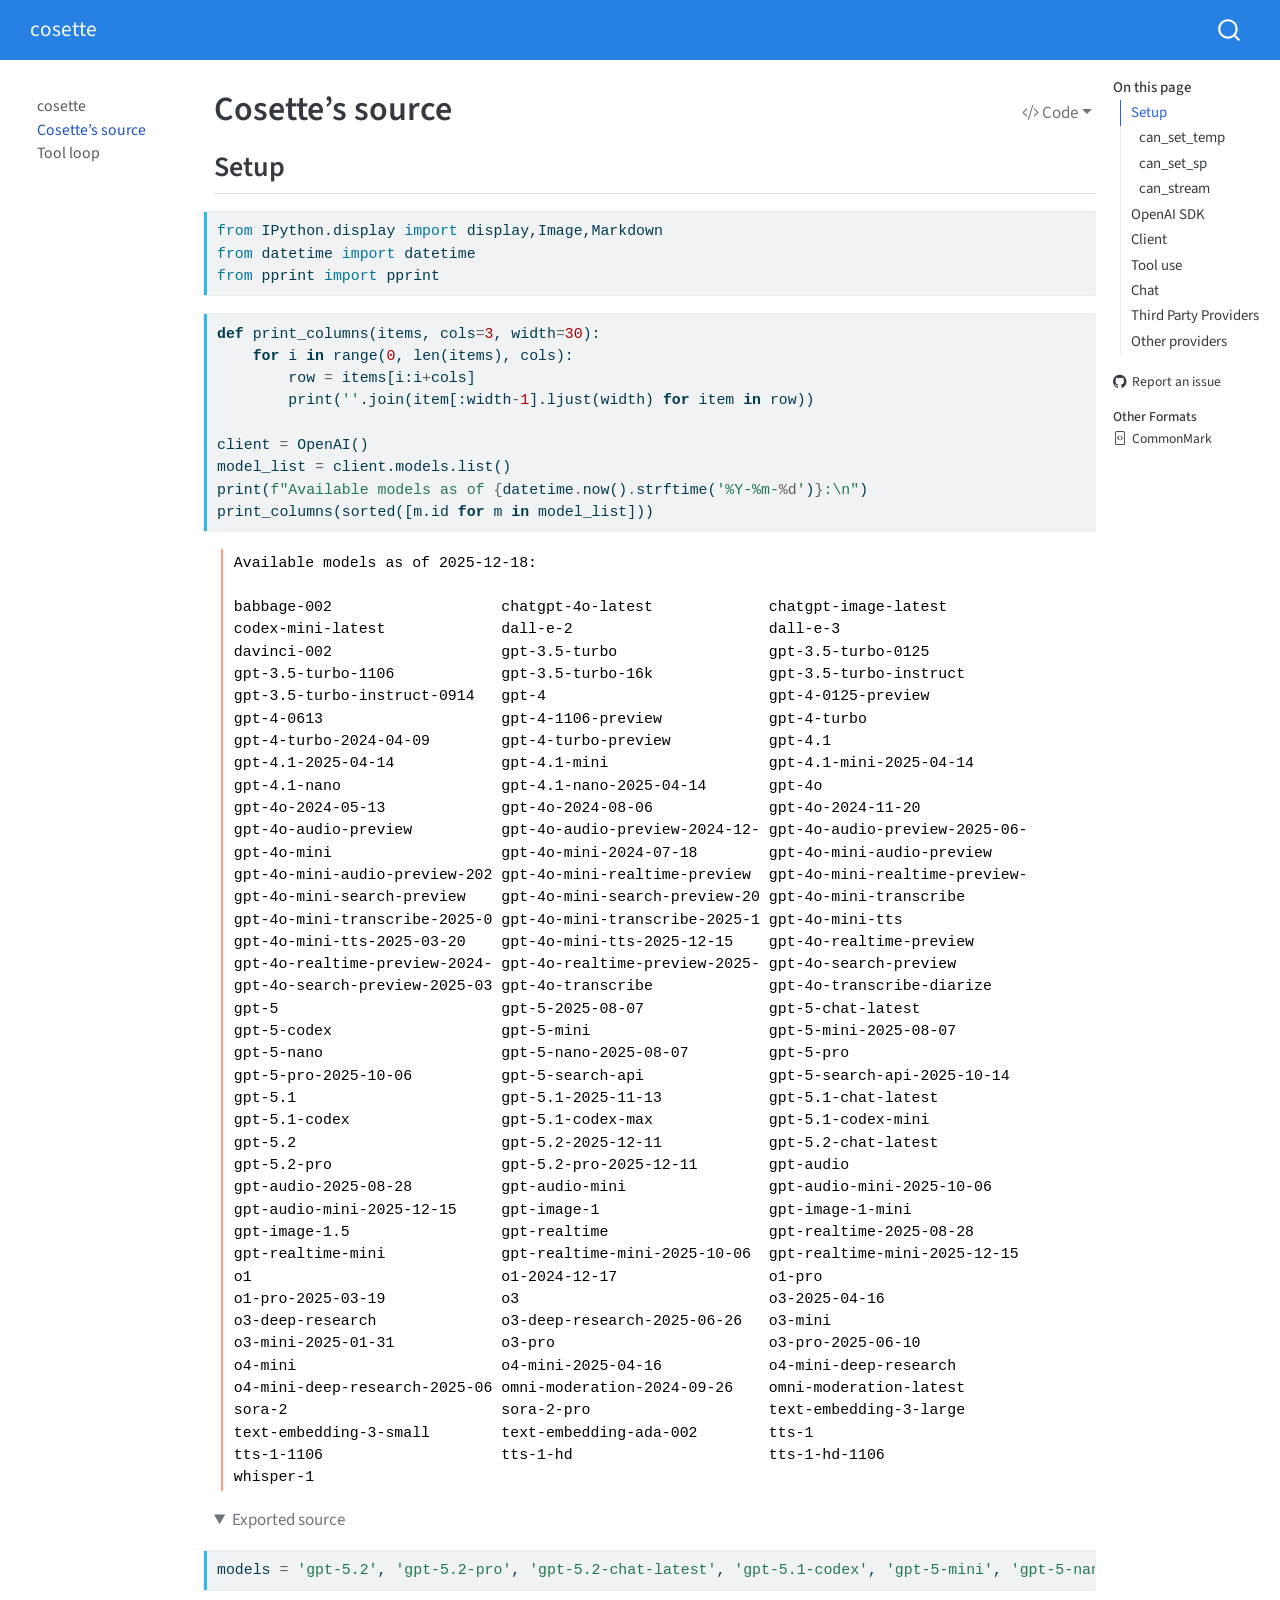
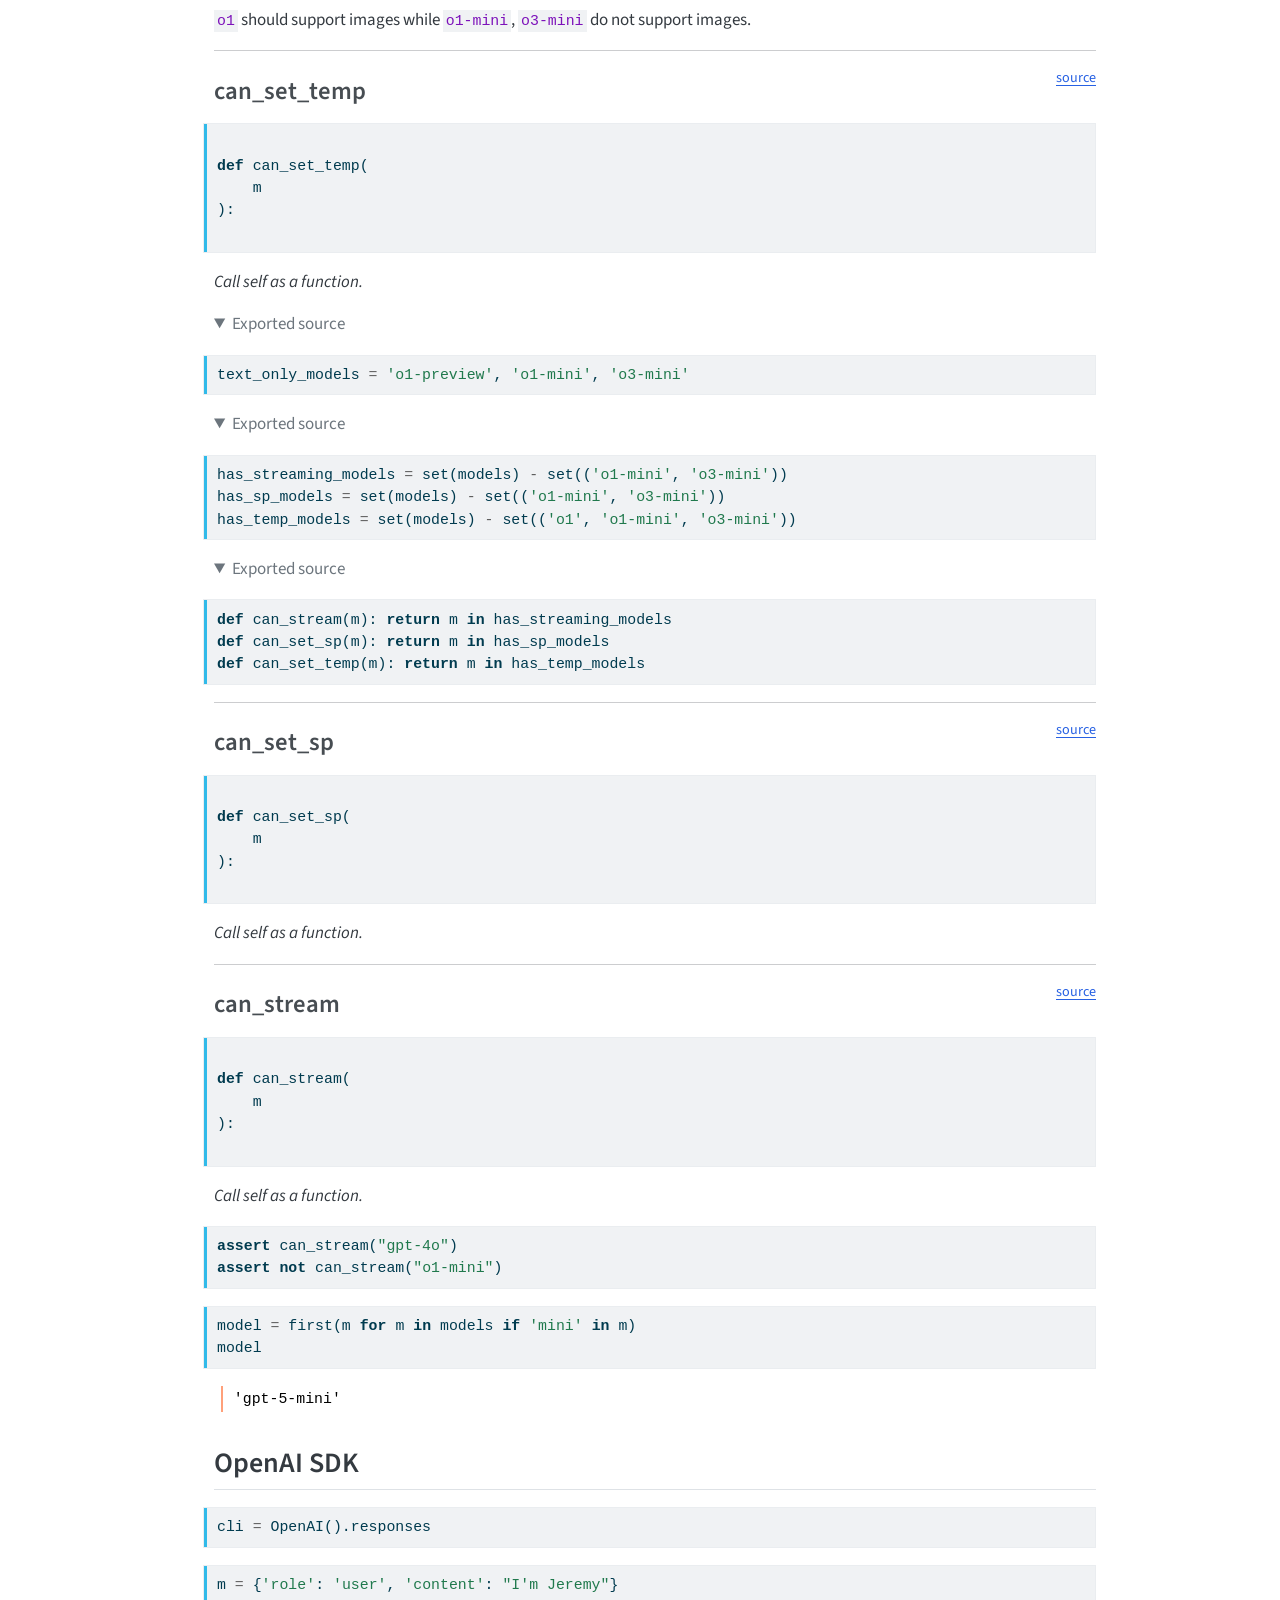
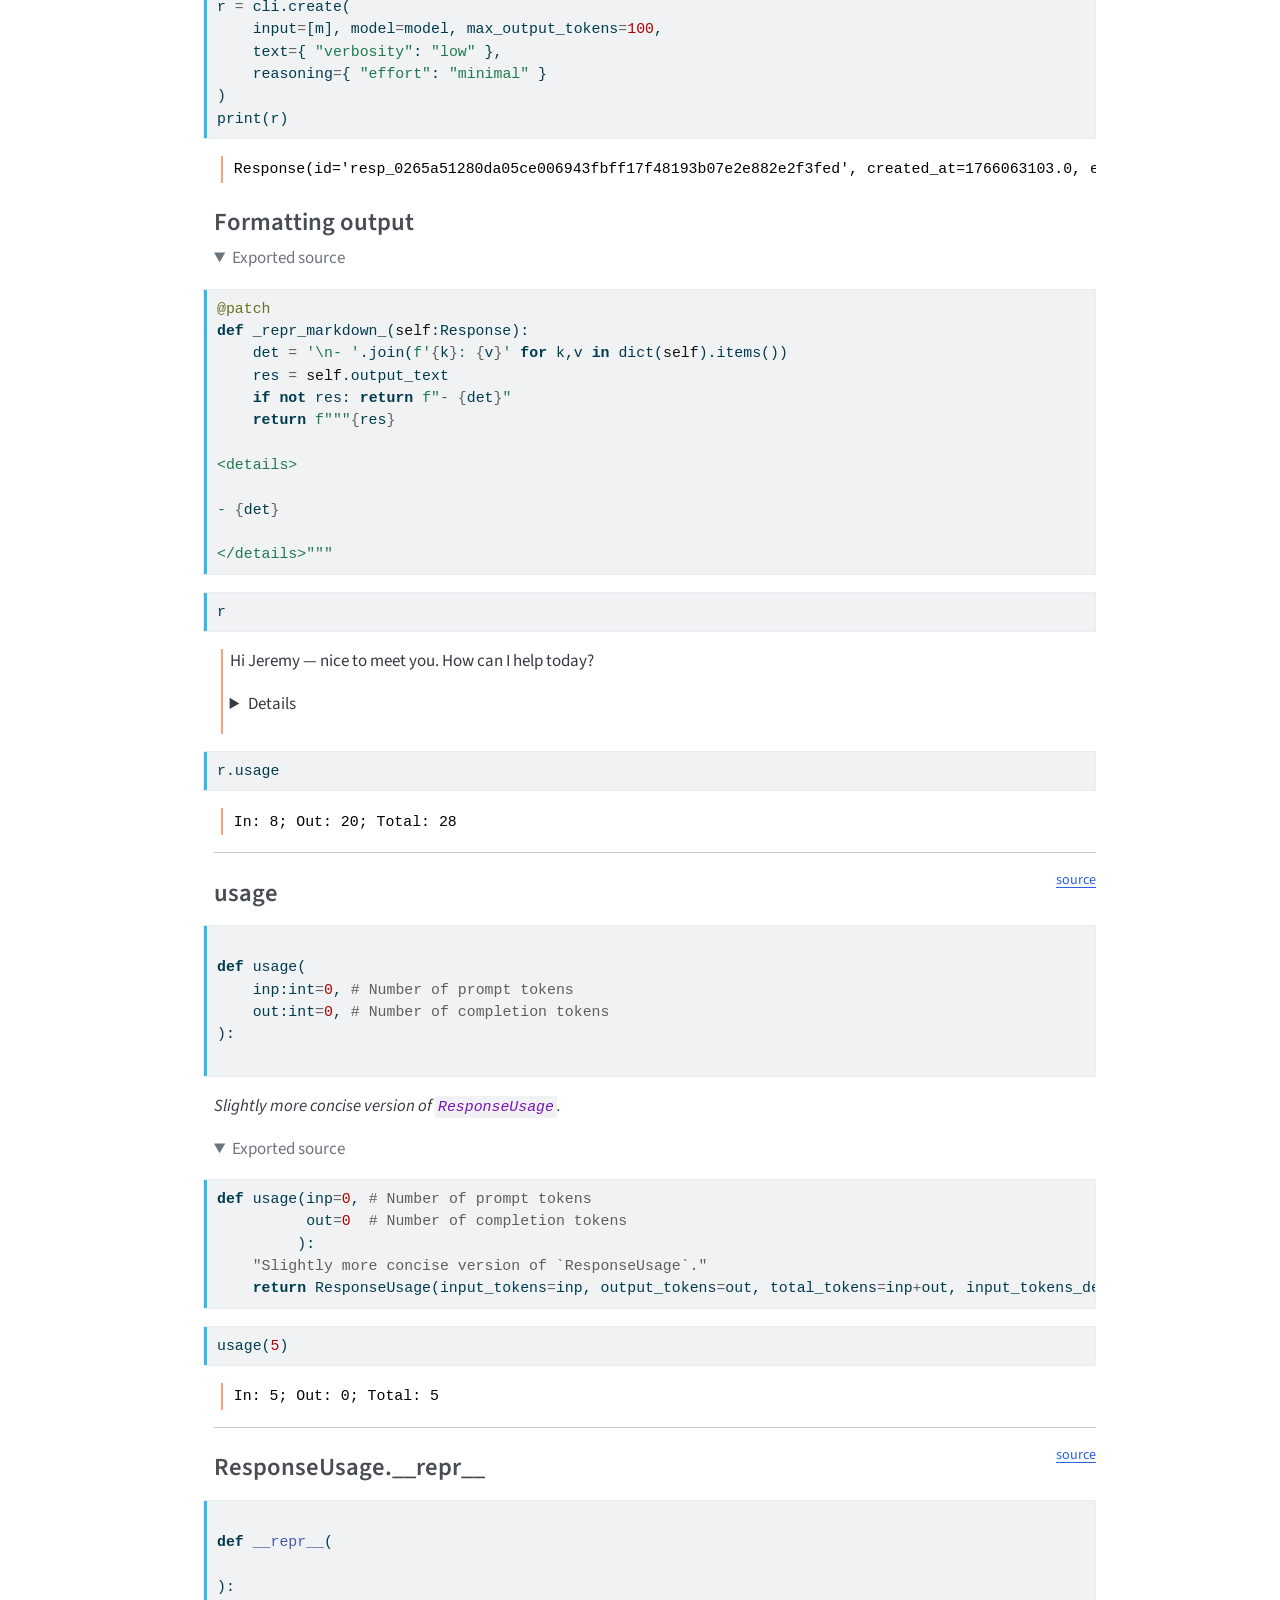
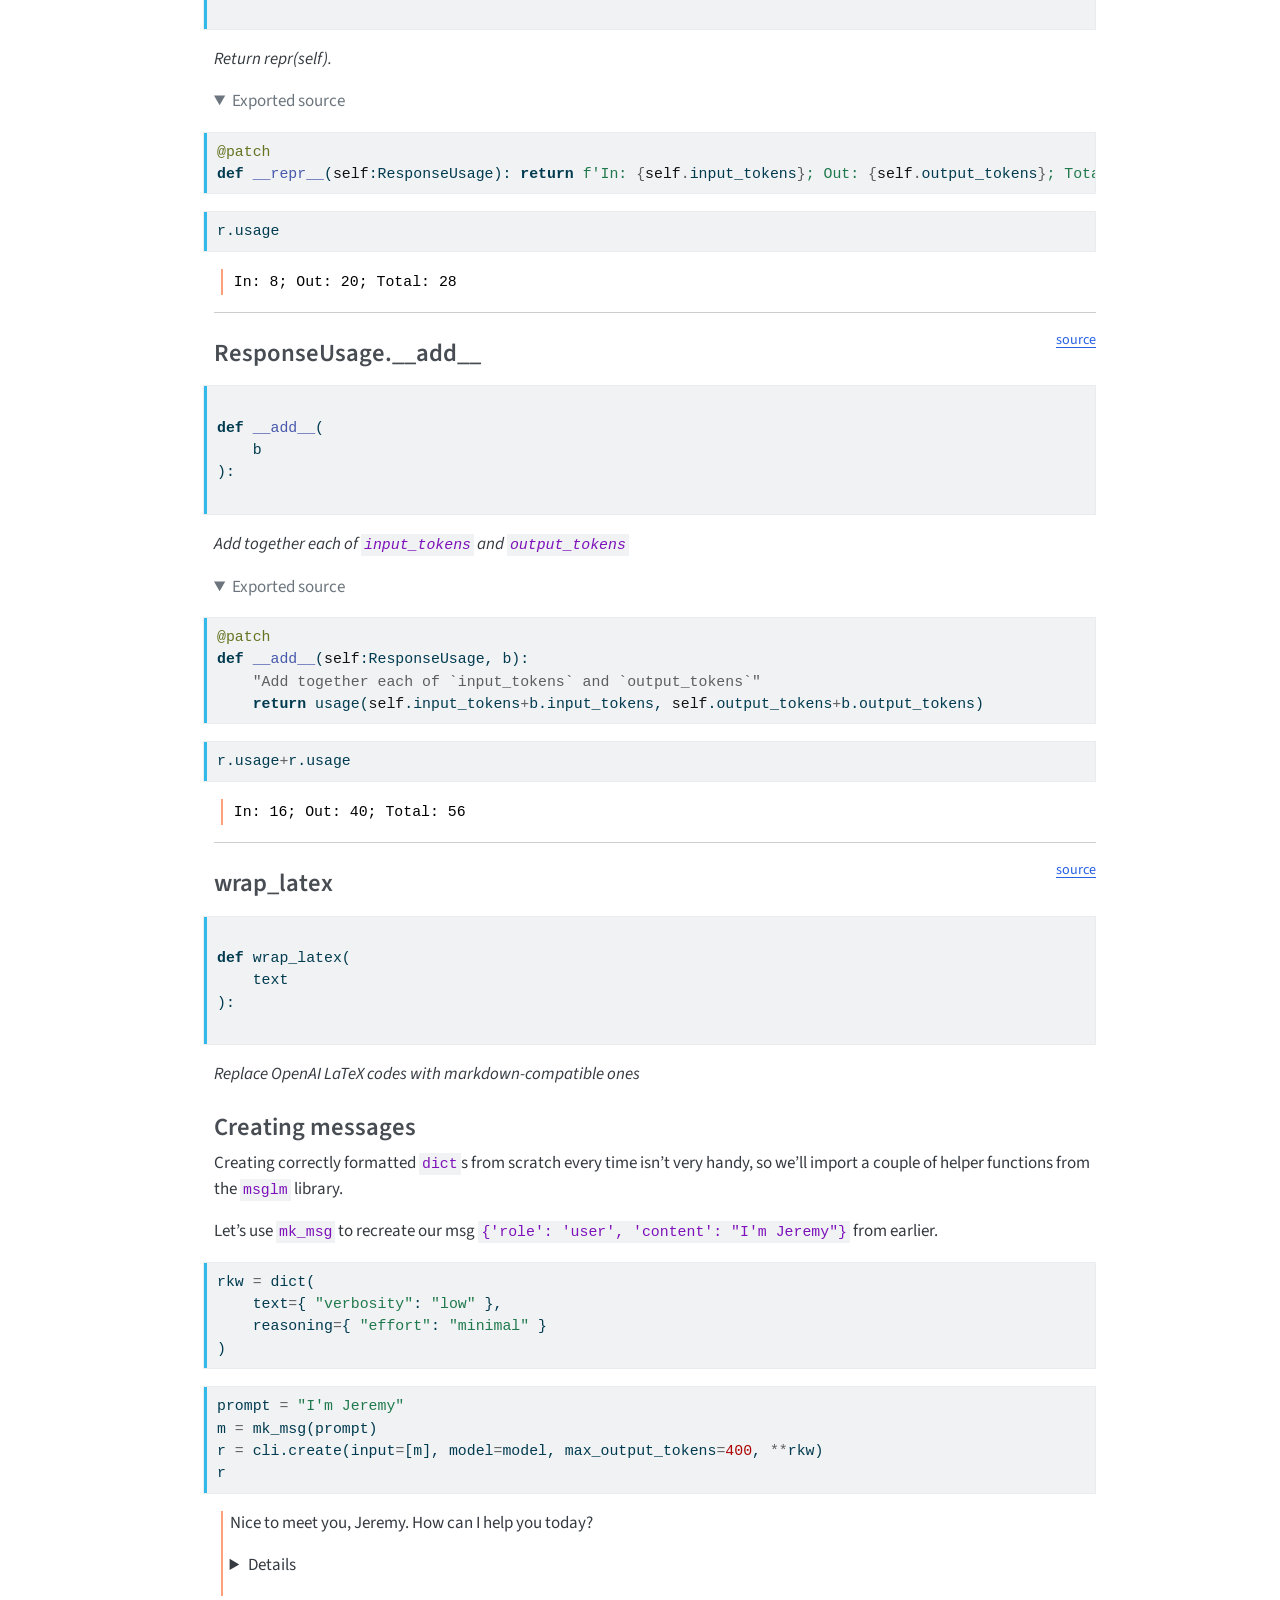
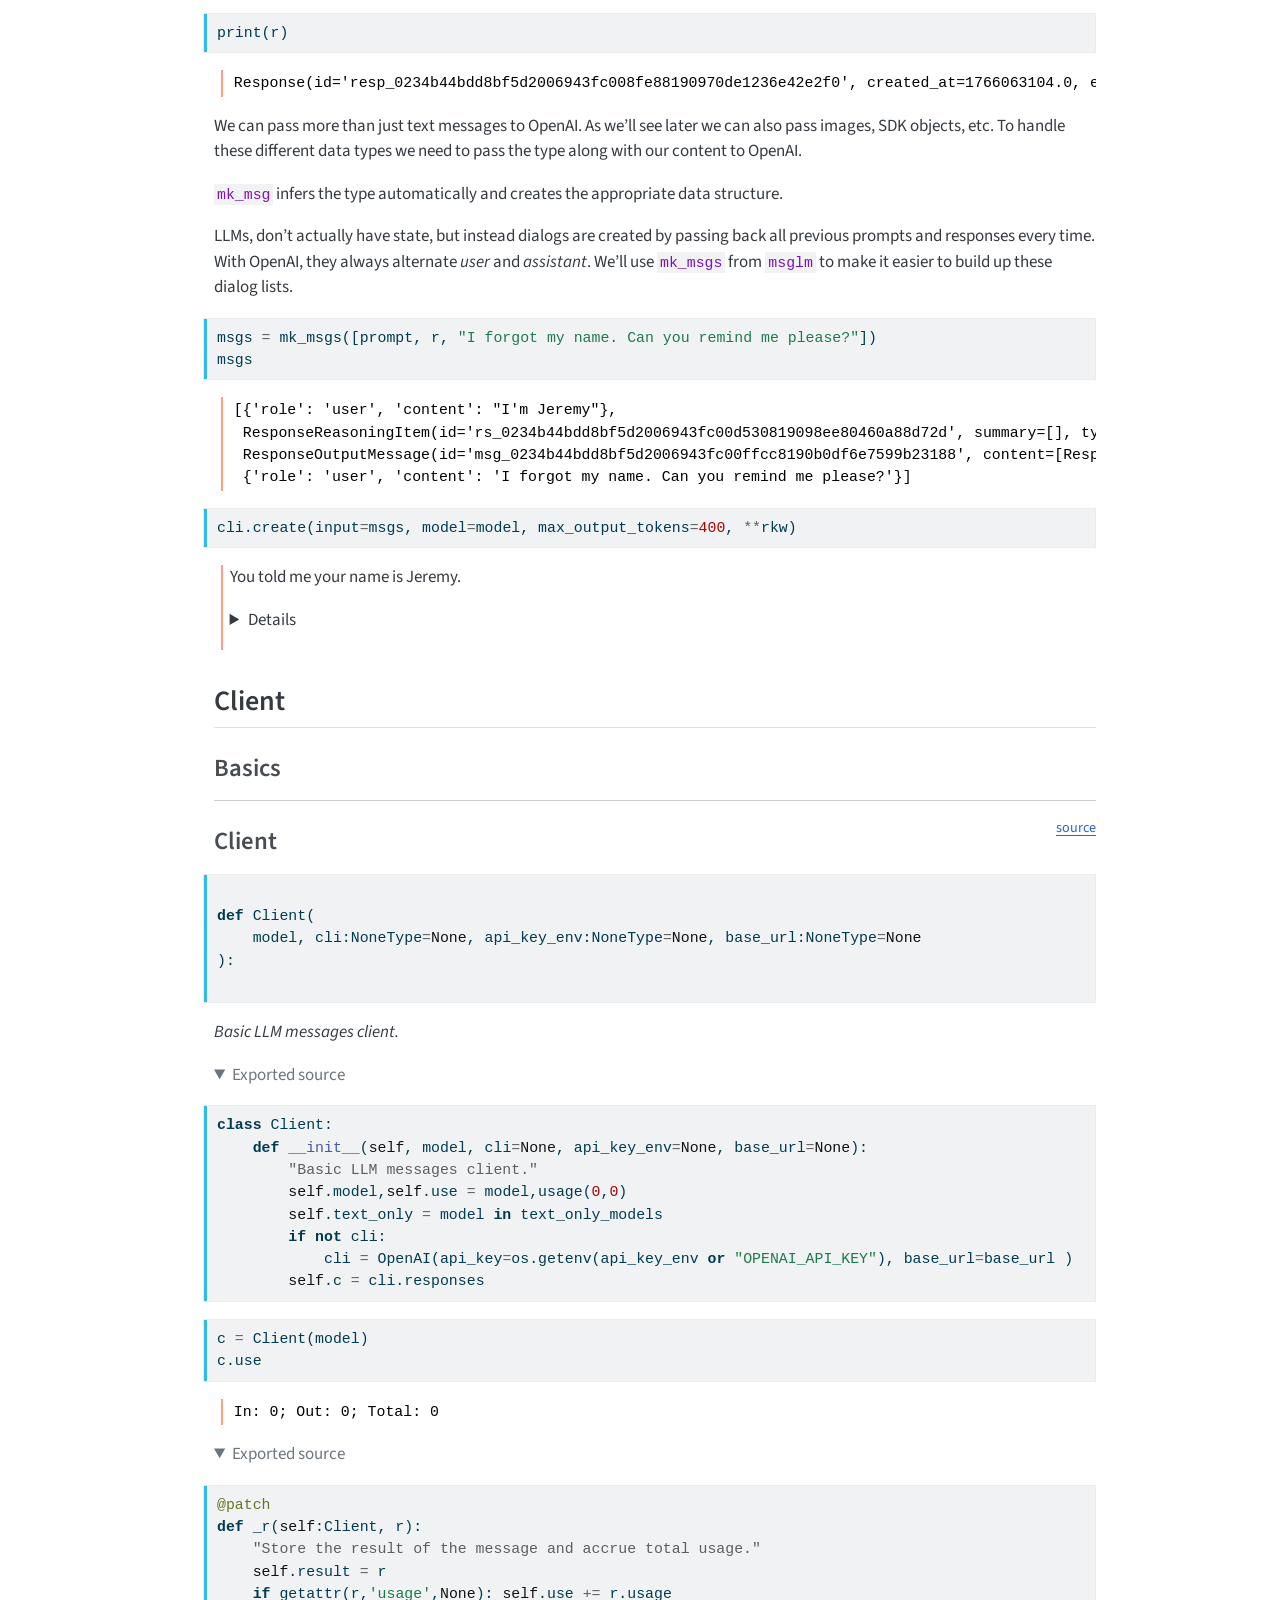
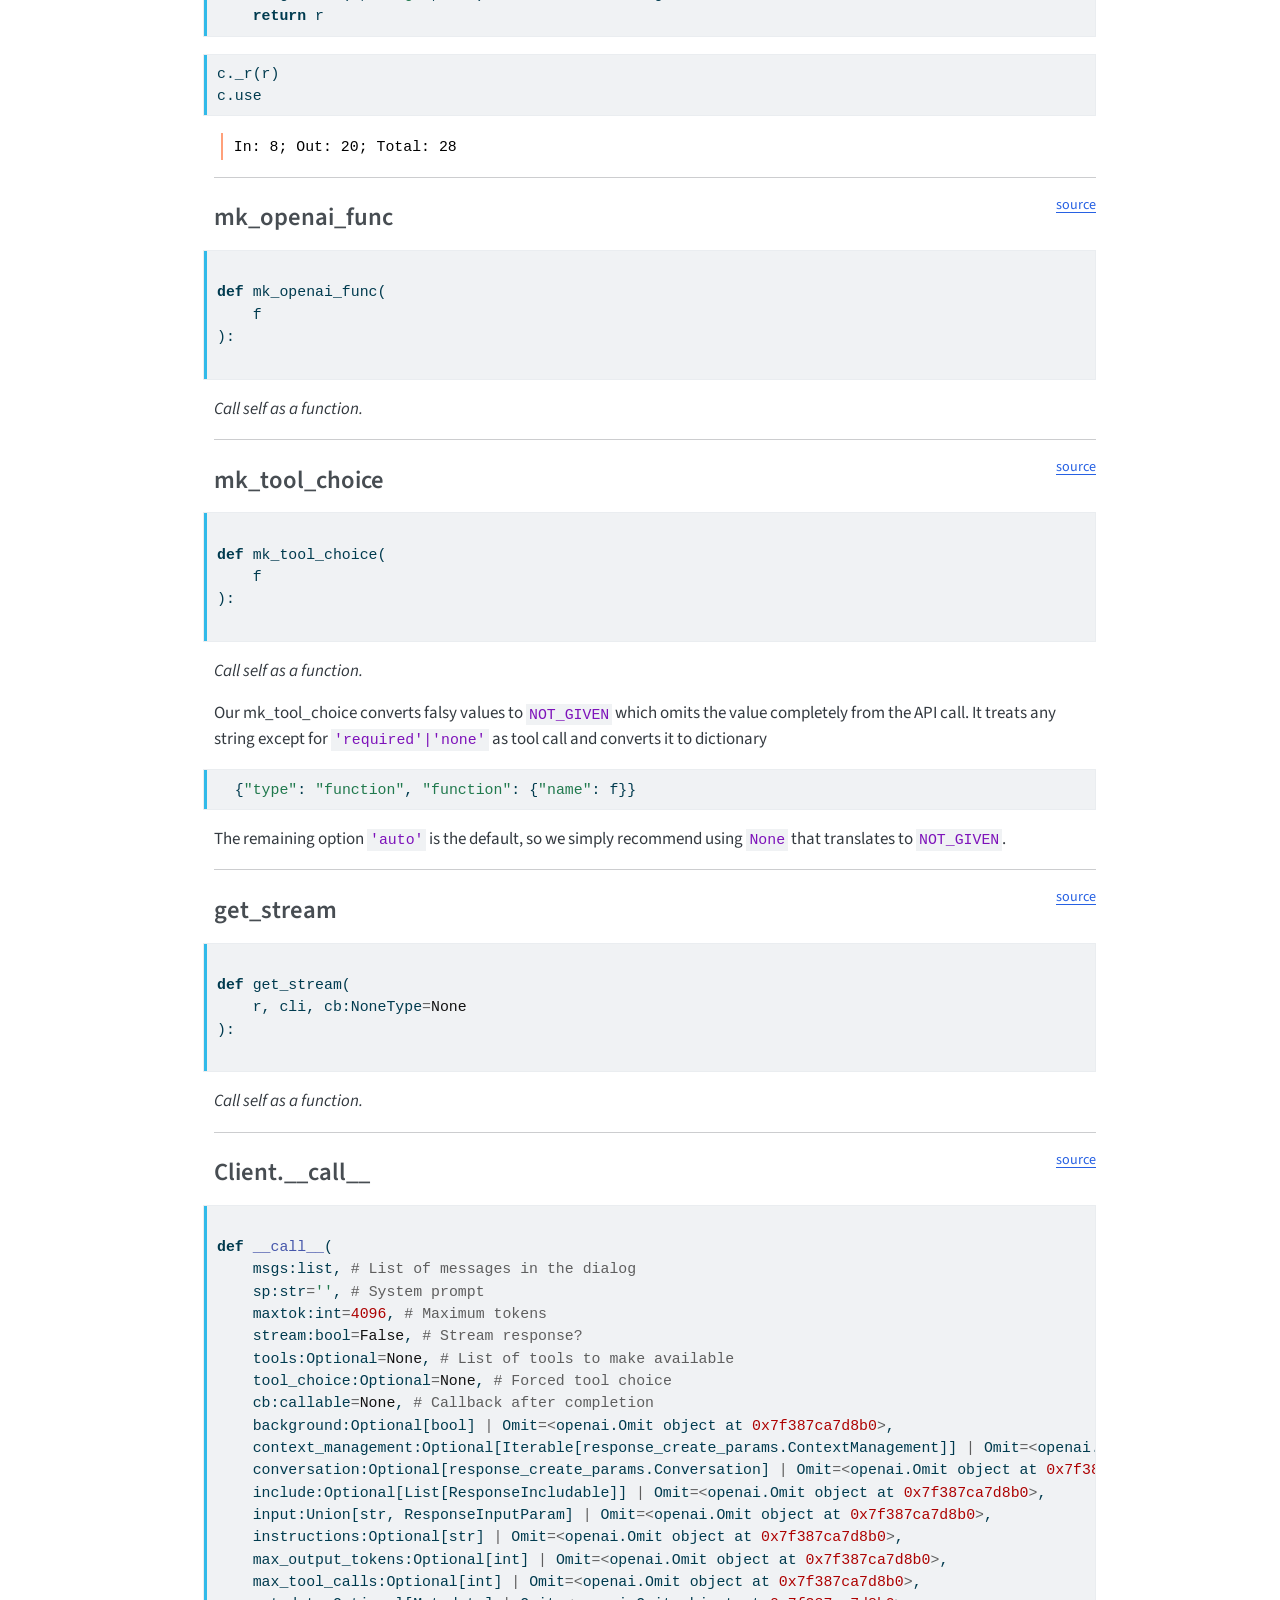
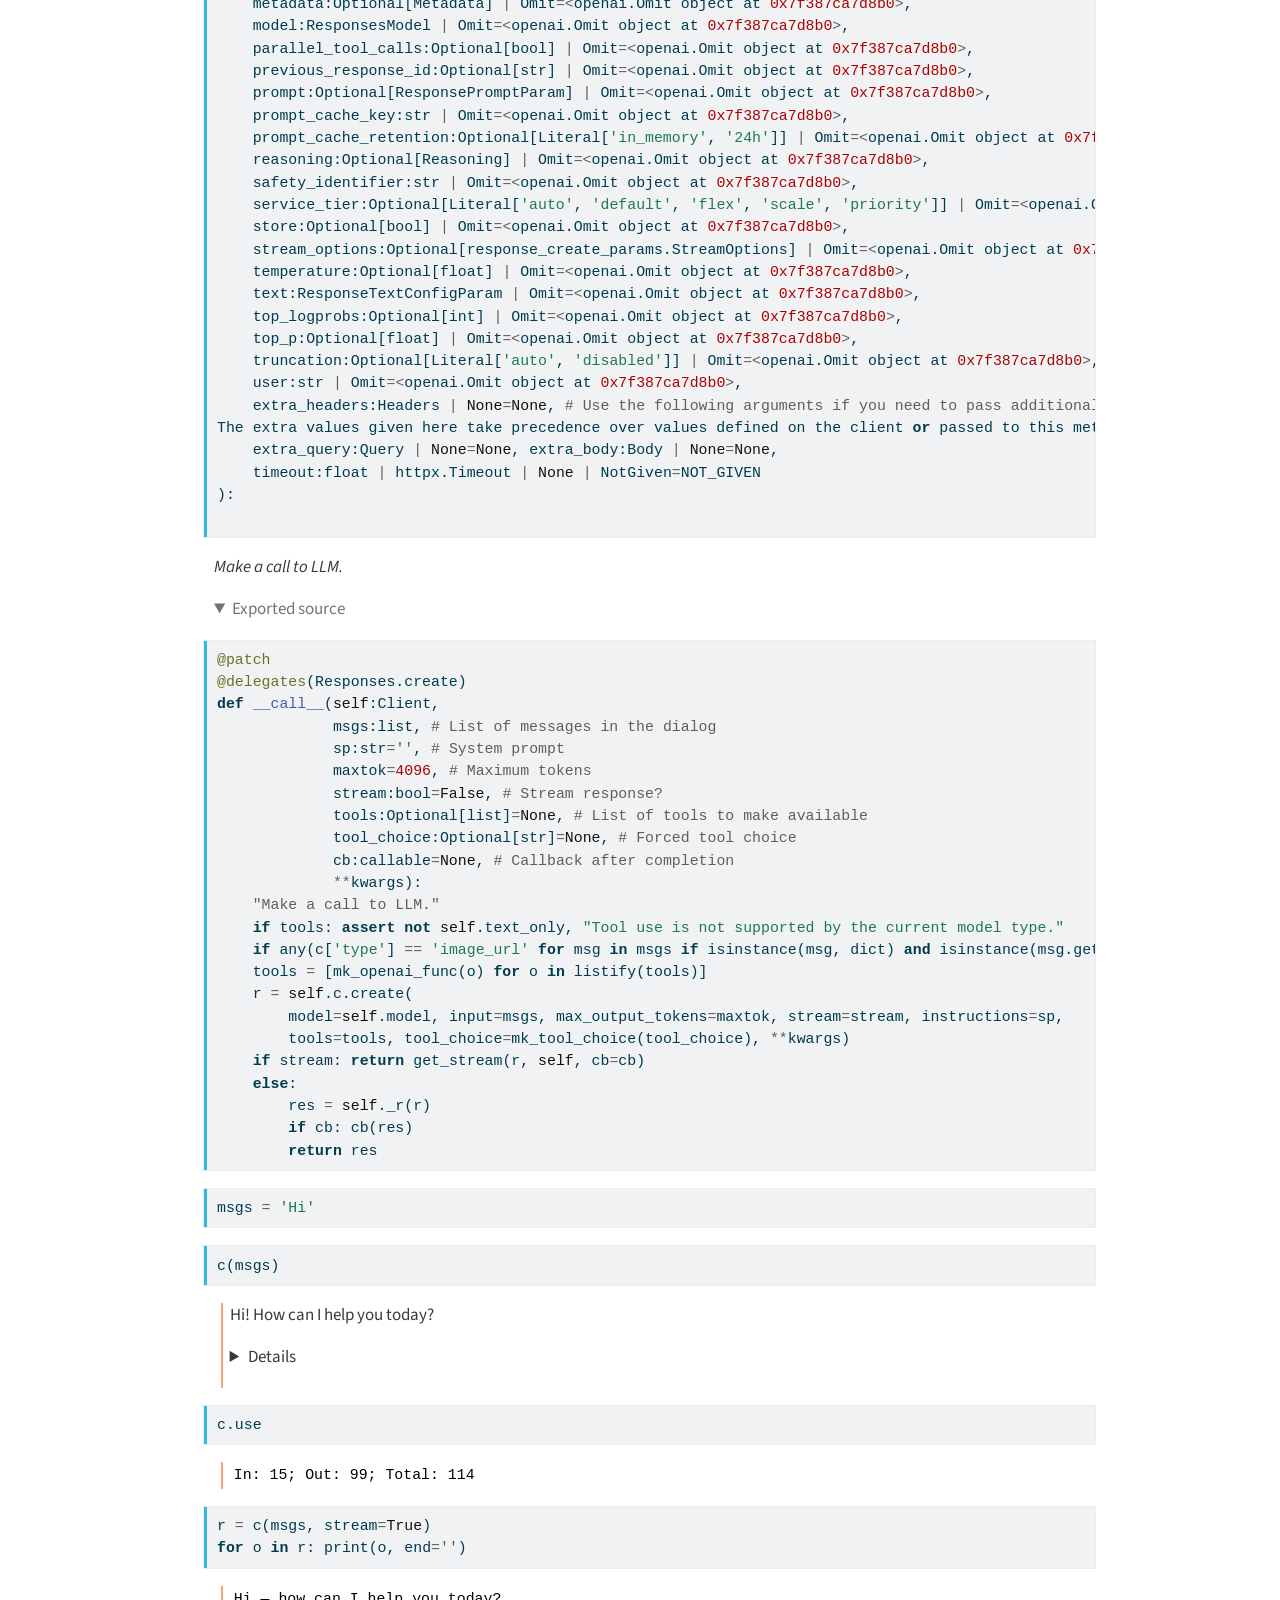
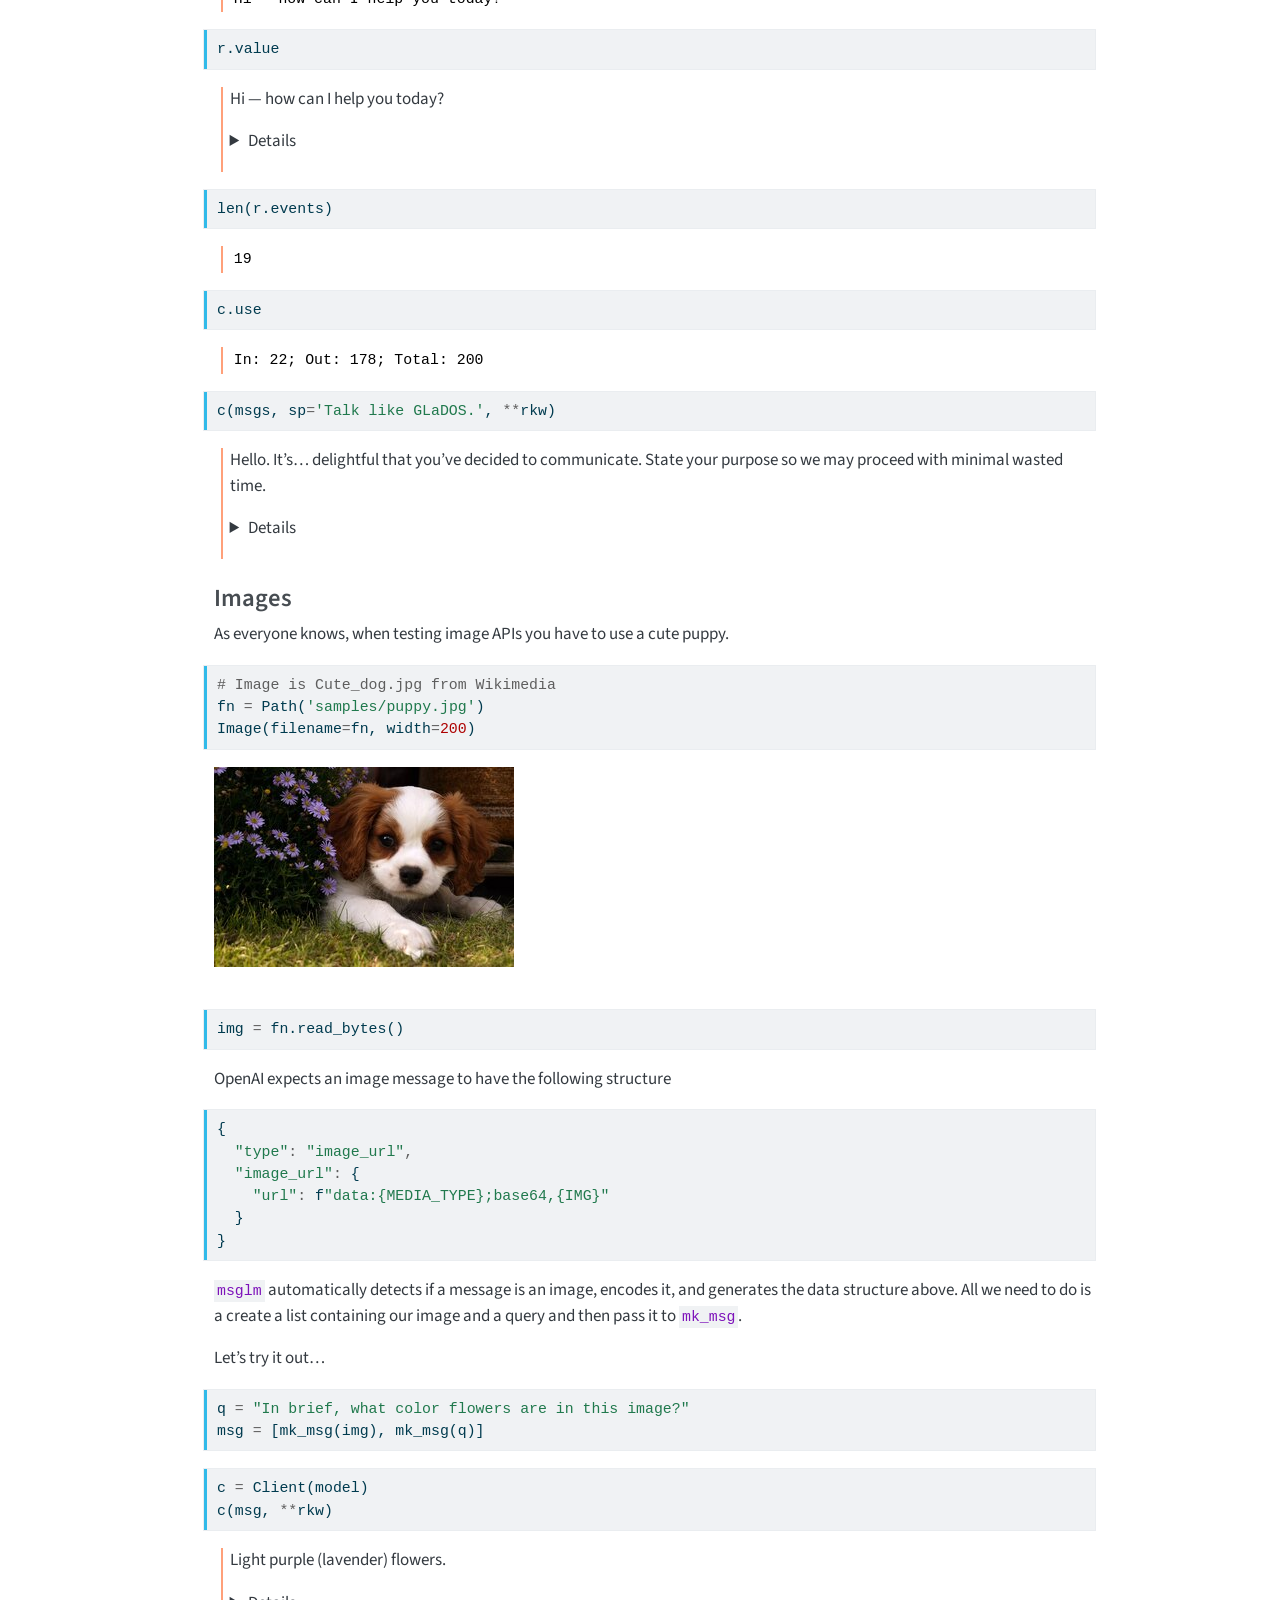
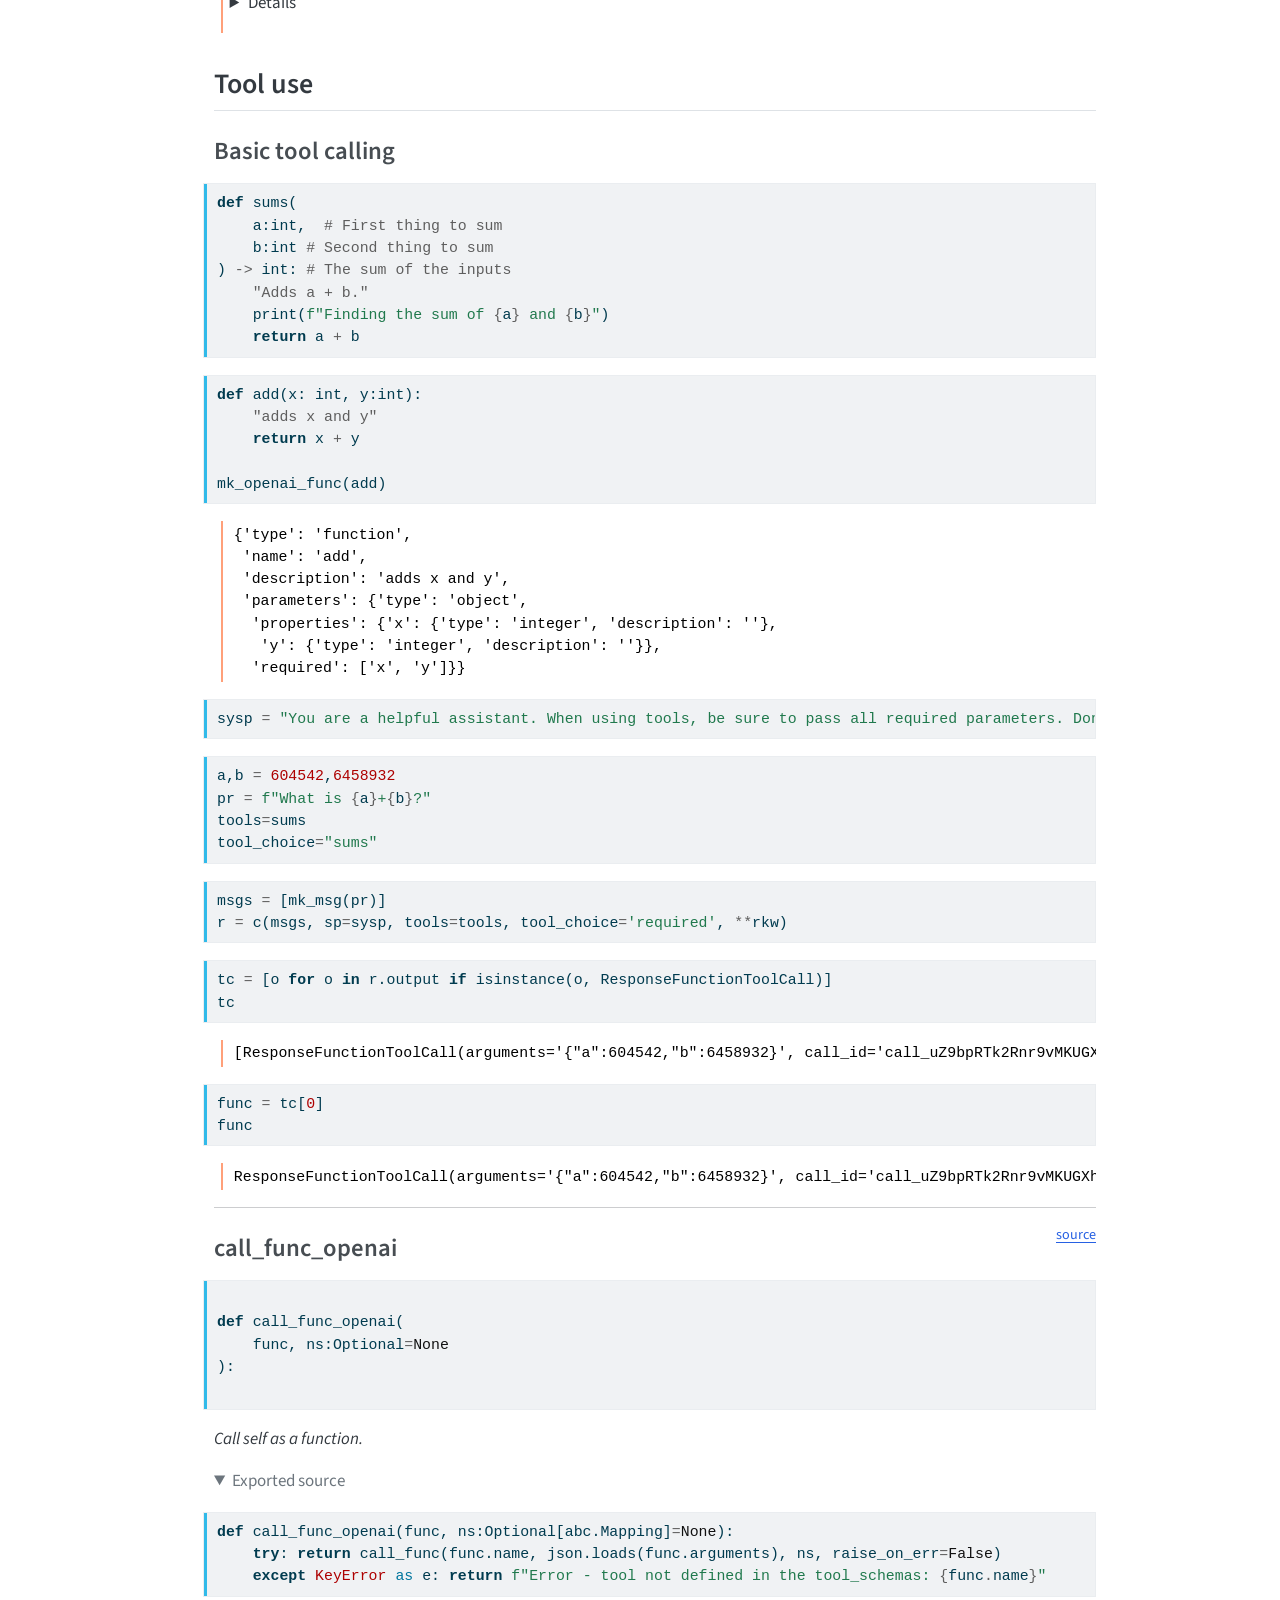
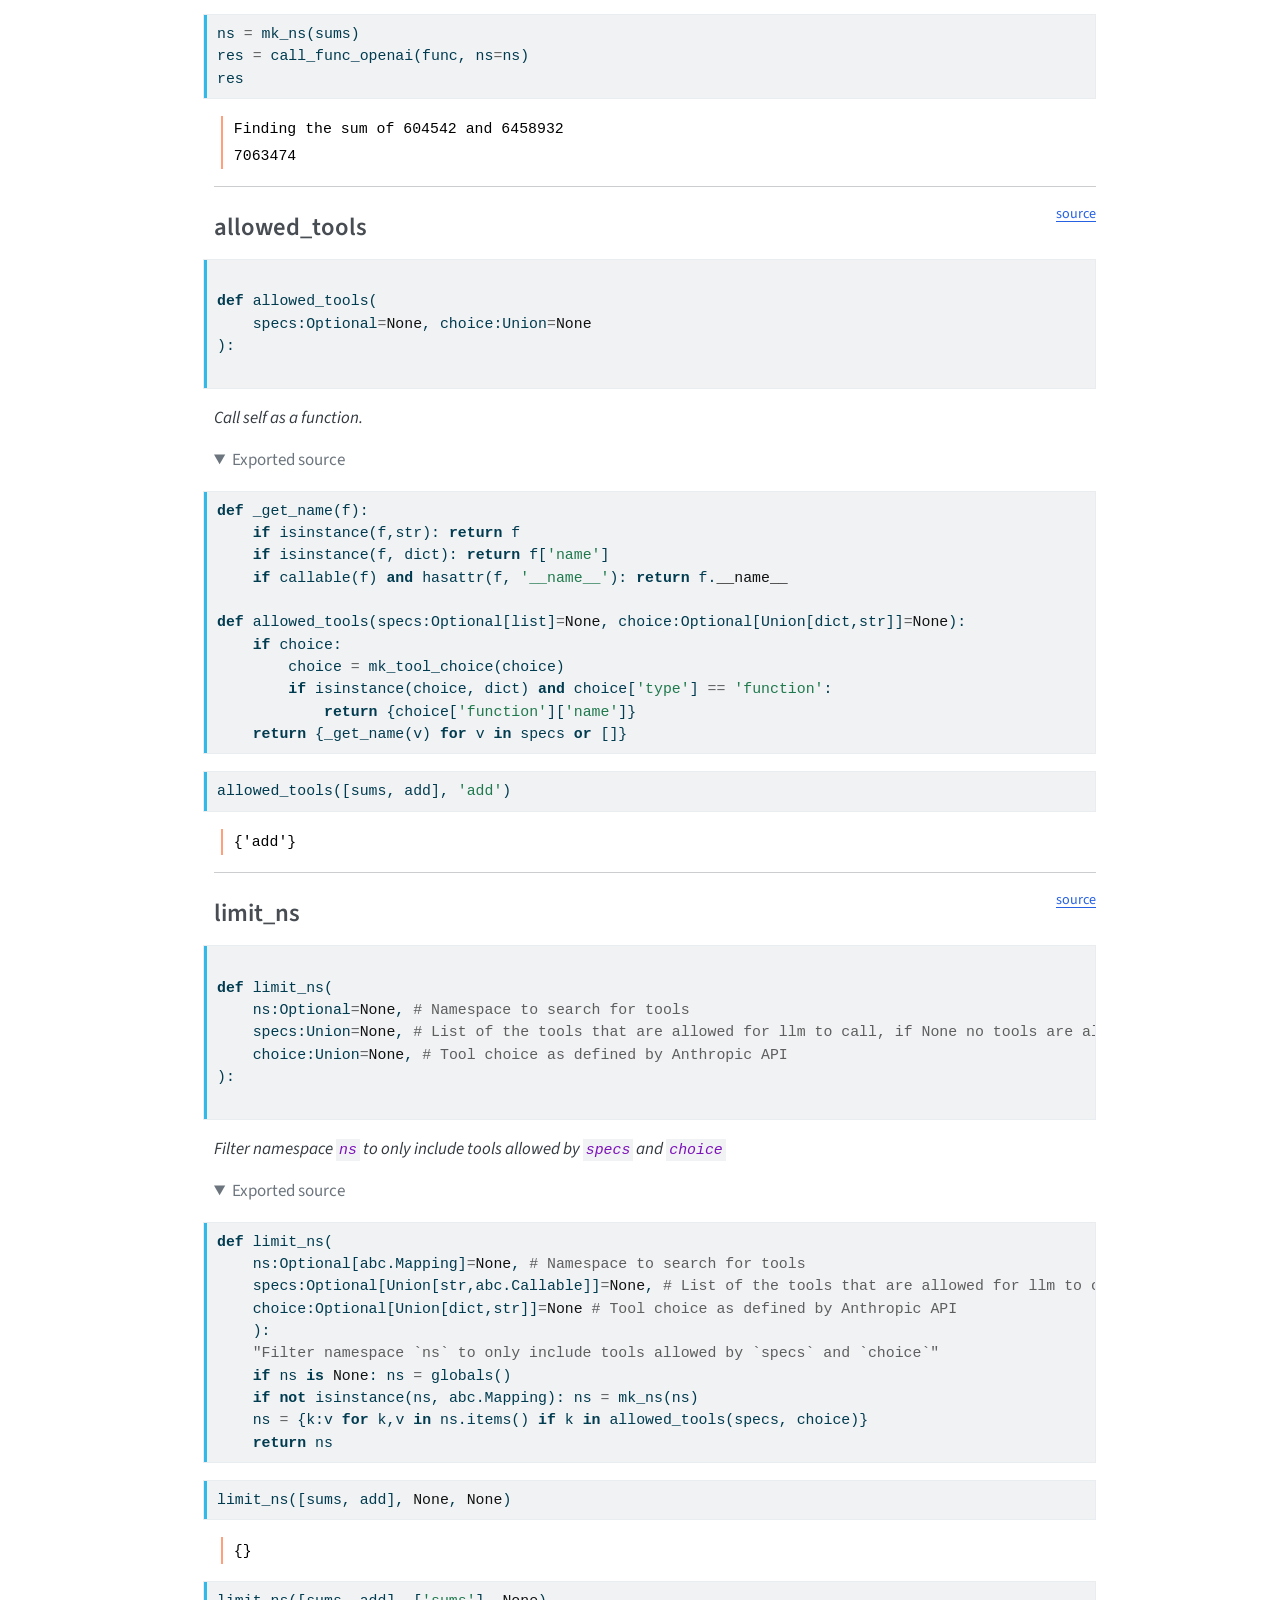
<file: core.html>
<!DOCTYPE html>
<html xmlns="http://www.w3.org/1999/xhtml" lang="en" xml:lang="en"><head>

<meta charset="utf-8">
<meta name="generator" content="quarto-1.9.37">

<meta name="viewport" content="width=device-width, initial-scale=1.0, user-scalable=yes">


<title>Cosette’s source – cosette</title>
<style>
/* Default styles provided by pandoc.
** See https://pandoc.org/MANUAL.html#variables-for-html for config info.
*/
code{white-space: pre-wrap;}
span.smallcaps{font-variant: small-caps;}
div.columns{display: flex; gap: min(4vw, 1.5em);}
div.column{flex: auto; overflow-x: auto;}
div.hanging-indent{margin-left: 1.5em; text-indent: -1.5em;}
ul.task-list{list-style: none;}
ul.task-list li input[type="checkbox"] {
  width: 0.8em;
  margin: 0 0.8em 0.2em -1em; /* quarto-specific, see https://github.com/quarto-dev/quarto-cli/issues/4556 */ 
  vertical-align: middle;
}
/* CSS for syntax highlighting */
html { -webkit-text-size-adjust: 100%; }
pre > code.sourceCode { white-space: pre; position: relative; }
pre > code.sourceCode > span { display: inline-block; line-height: 1.25; }
pre > code.sourceCode > span:empty { height: 1.2em; }
.sourceCode { overflow: visible; }
code.sourceCode > span { color: inherit; text-decoration: inherit; }
div.sourceCode { margin: 1em 0; }
pre.sourceCode { margin: 0; }
@media screen {
div.sourceCode { overflow: auto; }
}
@media print {
pre > code.sourceCode { white-space: pre-wrap; }
pre > code.sourceCode > span { text-indent: -5em; padding-left: 5em; }
}
pre.numberSource code
  { counter-reset: source-line 0; }
pre.numberSource code > span
  { position: relative; left: -4em; counter-increment: source-line; }
pre.numberSource code > span > a:first-child::before
  { content: counter(source-line);
    position: relative; left: -1em; text-align: right; vertical-align: baseline;
    border: none; display: inline-block;
    -webkit-touch-callout: none; -webkit-user-select: none;
    -khtml-user-select: none; -moz-user-select: none;
    -ms-user-select: none; user-select: none;
    padding: 0 4px; width: 4em;
  }
pre.numberSource { margin-left: 3em;  padding-left: 4px; }
div.sourceCode
  {   }
@media screen {
pre > code.sourceCode > span > a:first-child::before { text-decoration: underline; }
}
</style>


<script src="site_libs/quarto-nav/quarto-nav.js"></script>
<script src="site_libs/quarto-nav/headroom.min.js"></script>
<script src="site_libs/clipboard/clipboard.min.js"></script>
<script src="site_libs/quarto-search/autocomplete.umd.js"></script>
<script src="site_libs/quarto-search/fuse.min.js"></script>
<script src="site_libs/quarto-search/quarto-search.js"></script>
<meta name="quarto:offset" content="./">
<script src="site_libs/quarto-html/quarto.js" type="module"></script>
<script src="site_libs/quarto-html/tabsets/tabsets.js" type="module"></script>
<script src="site_libs/quarto-html/popper.min.js"></script>
<script src="site_libs/quarto-html/tippy.umd.min.js"></script>
<script src="site_libs/quarto-html/anchor.min.js"></script>
<link href="site_libs/quarto-html/tippy.css" rel="stylesheet">
<link href="site_libs/quarto-html/quarto-syntax-highlighting-7f8f88aac4f3542376d5c11b86a4c14d.css" rel="stylesheet" id="quarto-text-highlighting-styles">
<script src="site_libs/bootstrap/bootstrap.min.js"></script>
<link href="site_libs/bootstrap/bootstrap-icons.css" rel="stylesheet">
<link href="site_libs/bootstrap/bootstrap-17738ac5122fb196a3a5d2cfaeb3ca90.min.css" rel="stylesheet" append-hash="true" id="quarto-bootstrap" data-mode="light">
<script id="quarto-search-options" type="application/json">{
  "location": "navbar",
  "copy-button": false,
  "collapse-after": 3,
  "panel-placement": "end",
  "type": "overlay",
  "limit": 50,
  "keyboard-shortcut": [
    "f",
    "/",
    "s"
  ],
  "show-item-context": false,
  "language": {
    "search-no-results-text": "No results",
    "search-matching-documents-text": "matching documents",
    "search-copy-link-title": "Copy link to search",
    "search-hide-matches-text": "Hide additional matches",
    "search-more-match-text": "more match in this document",
    "search-more-matches-text": "more matches in this document",
    "search-clear-button-title": "Clear",
    "search-text-placeholder": "",
    "search-detached-cancel-button-title": "Cancel",
    "search-submit-button-title": "Submit",
    "search-label": "Search"
  }
}</script>


<link rel="stylesheet" href="styles.css">
<meta property="og:title" content="Cosette’s source – cosette">
<meta property="og:description" content="A helper for using the OpenAI API">
<meta property="og:image" content="https://AnswerDotAI.github.io/cosette/00_core_files/figure-html/cell-51-output-1.jpeg">
<meta property="og:site_name" content="cosette">
<meta name="twitter:title" content="Cosette’s source – cosette">
<meta name="twitter:description" content="A helper for using the OpenAI API">
<meta name="twitter:image" content="https://AnswerDotAI.github.io/cosette/00_core_files/figure-html/cell-51-output-1.jpeg">
<meta name="twitter:card" content="summary_large_image">
</head>

<body class="nav-sidebar floating nav-fixed quarto-light">

<div id="quarto-search-results"></div>
  <header id="quarto-header" class="headroom fixed-top">
    <nav class="navbar navbar-expand-lg " data-bs-theme="dark">
      <div class="navbar-container container-fluid">
      <div class="navbar-brand-container mx-auto">
    <a class="navbar-brand" href="./index.html">
    <span class="navbar-title">cosette</span>
    </a>
  </div>
        <div class="quarto-navbar-tools tools-end">
</div>
          <div id="quarto-search" class="" title="Search"></div>
      </div> <!-- /container-fluid -->
    </nav>
  <nav class="quarto-secondary-nav">
    <div class="container-fluid d-flex">
      <button type="button" class="quarto-btn-toggle btn" data-bs-toggle="collapse" role="button" data-bs-target=".quarto-sidebar-collapse-item" aria-controls="quarto-sidebar" aria-expanded="false" aria-label="Toggle sidebar navigation" onclick="if (window.quartoToggleHeadroom) { window.quartoToggleHeadroom(); }">
        <i class="bi bi-layout-text-sidebar-reverse"></i>
      </button>
        <nav class="quarto-page-breadcrumbs" aria-label="breadcrumb"><ol class="breadcrumb"><li class="breadcrumb-item"><a href="./core.html">Cosette’s source</a></li></ol></nav>
        <a class="flex-grow-1" role="navigation" data-bs-toggle="collapse" data-bs-target=".quarto-sidebar-collapse-item" aria-controls="quarto-sidebar" aria-expanded="false" aria-label="Toggle sidebar navigation" onclick="if (window.quartoToggleHeadroom) { window.quartoToggleHeadroom(); }">      
        </a>
    </div>
  </nav>
</header>
<!-- content -->
<div id="quarto-content" class="quarto-container page-columns page-rows-contents page-layout-article page-navbar">
<!-- sidebar -->
  <nav id="quarto-sidebar" class="sidebar collapse collapse-horizontal quarto-sidebar-collapse-item sidebar-navigation floating overflow-auto">
    <div class="sidebar-menu-container"> 
    <ul class="list-unstyled mt-1">
        <li class="sidebar-item">
  <div class="sidebar-item-container"> 
  <a href="./index.html" class="sidebar-item-text sidebar-link">
 <span class="menu-text">cosette</span></a>
  </div>
</li>
        <li class="sidebar-item">
  <div class="sidebar-item-container"> 
  <a href="./core.html" class="sidebar-item-text sidebar-link active">
 <span class="menu-text">Cosette’s source</span></a>
  </div>
</li>
        <li class="sidebar-item">
  <div class="sidebar-item-container"> 
  <a href="./toolloop.html" class="sidebar-item-text sidebar-link">
 <span class="menu-text">Tool loop</span></a>
  </div>
</li>
    </ul>
    </div>
</nav>
<div id="quarto-sidebar-glass" class="quarto-sidebar-collapse-item" data-bs-toggle="collapse" data-bs-target=".quarto-sidebar-collapse-item"></div>
<!-- margin-sidebar -->
    <div id="quarto-margin-sidebar" class="sidebar margin-sidebar">
        <nav id="TOC" role="doc-toc" class="toc-active">
    <h2 id="toc-title">On this page</h2>
   
  <ul>
  <li><a href="#setup" id="toc-setup" class="nav-link active" data-scroll-target="#setup">Setup</a>
  <ul class="collapse">
  <li><a href="#can_set_temp" id="toc-can_set_temp" class="nav-link" data-scroll-target="#can_set_temp">can_set_temp</a></li>
  <li><a href="#can_set_sp" id="toc-can_set_sp" class="nav-link" data-scroll-target="#can_set_sp">can_set_sp</a></li>
  <li><a href="#can_stream" id="toc-can_stream" class="nav-link" data-scroll-target="#can_stream">can_stream</a></li>
  </ul></li>
  <li><a href="#openai-sdk" id="toc-openai-sdk" class="nav-link" data-scroll-target="#openai-sdk">OpenAI SDK</a>
  <ul class="collapse">
  <li><a href="#formatting-output" id="toc-formatting-output" class="nav-link" data-scroll-target="#formatting-output">Formatting output</a></li>
  <li><a href="#usage" id="toc-usage" class="nav-link" data-scroll-target="#usage">usage</a></li>
  <li><a href="#responseusage.__repr__" id="toc-responseusage.__repr__" class="nav-link" data-scroll-target="#responseusage.__repr__">ResponseUsage.__repr__</a></li>
  <li><a href="#responseusage.__add__" id="toc-responseusage.__add__" class="nav-link" data-scroll-target="#responseusage.__add__">ResponseUsage.__add__</a></li>
  <li><a href="#wrap_latex" id="toc-wrap_latex" class="nav-link" data-scroll-target="#wrap_latex">wrap_latex</a></li>
  <li><a href="#creating-messages" id="toc-creating-messages" class="nav-link" data-scroll-target="#creating-messages">Creating messages</a></li>
  </ul></li>
  <li><a href="#client" id="toc-client" class="nav-link" data-scroll-target="#client">Client</a>
  <ul class="collapse">
  <li><a href="#basics" id="toc-basics" class="nav-link" data-scroll-target="#basics">Basics</a></li>
  <li><a href="#client-1" id="toc-client-1" class="nav-link" data-scroll-target="#client-1">Client</a></li>
  <li><a href="#mk_openai_func" id="toc-mk_openai_func" class="nav-link" data-scroll-target="#mk_openai_func">mk_openai_func</a></li>
  <li><a href="#mk_tool_choice" id="toc-mk_tool_choice" class="nav-link" data-scroll-target="#mk_tool_choice">mk_tool_choice</a></li>
  <li><a href="#get_stream" id="toc-get_stream" class="nav-link" data-scroll-target="#get_stream">get_stream</a></li>
  <li><a href="#client.__call__" id="toc-client.__call__" class="nav-link" data-scroll-target="#client.__call__">Client.__call__</a></li>
  <li><a href="#images" id="toc-images" class="nav-link" data-scroll-target="#images">Images</a></li>
  </ul></li>
  <li><a href="#tool-use" id="toc-tool-use" class="nav-link" data-scroll-target="#tool-use">Tool use</a>
  <ul class="collapse">
  <li><a href="#basic-tool-calling" id="toc-basic-tool-calling" class="nav-link" data-scroll-target="#basic-tool-calling">Basic tool calling</a></li>
  <li><a href="#call_func_openai" id="toc-call_func_openai" class="nav-link" data-scroll-target="#call_func_openai">call_func_openai</a></li>
  <li><a href="#allowed_tools" id="toc-allowed_tools" class="nav-link" data-scroll-target="#allowed_tools">allowed_tools</a></li>
  <li><a href="#limit_ns" id="toc-limit_ns" class="nav-link" data-scroll-target="#limit_ns">limit_ns</a></li>
  <li><a href="#mk_toolres" id="toc-mk_toolres" class="nav-link" data-scroll-target="#mk_toolres">mk_toolres</a></li>
  <li><a href="#client.structured" id="toc-client.structured" class="nav-link" data-scroll-target="#client.structured">Client.structured</a></li>
  <li><a href="#streaming-tool-calling" id="toc-streaming-tool-calling" class="nav-link" data-scroll-target="#streaming-tool-calling">Streaming tool calling</a></li>
  </ul></li>
  <li><a href="#chat" id="toc-chat" class="nav-link" data-scroll-target="#chat">Chat</a>
  <ul class="collapse">
  <li><a href="#basic-chat" id="toc-basic-chat" class="nav-link" data-scroll-target="#basic-chat">Basic chat</a></li>
  <li><a href="#chat-1" id="toc-chat-1" class="nav-link" data-scroll-target="#chat-1">Chat</a></li>
  <li><a href="#chat.__call__" id="toc-chat.__call__" class="nav-link" data-scroll-target="#chat.__call__">Chat.__call__</a></li>
  <li><a href="#chat-tool-use" id="toc-chat-tool-use" class="nav-link" data-scroll-target="#chat-tool-use">Chat tool use</a></li>
  </ul></li>
  <li><a href="#third-party-providers" id="toc-third-party-providers" class="nav-link" data-scroll-target="#third-party-providers">Third Party Providers</a>
  <ul class="collapse">
  <li><a href="#azure-openai-service" id="toc-azure-openai-service" class="nav-link" data-scroll-target="#azure-openai-service">Azure OpenAI Service</a></li>
  </ul></li>
  <li><a href="#other-providers" id="toc-other-providers" class="nav-link" data-scroll-target="#other-providers">Other providers</a></li>
  </ul>
<div class="toc-actions"><ul><li><a href="https://github.com/AnswerDotAI/cosette/issues/new" class="toc-action"><i class="bi bi-github"></i>Report an issue</a></li></ul></div><div class="quarto-alternate-formats"><h2>Other Formats</h2><ul><li><a href="core.html.md"><i class="bi bi-file-code"></i>CommonMark</a></li></ul></div></nav>
    </div>
<!-- main -->
<main class="content" id="quarto-document-content">

<header id="title-block-header" class="quarto-title-block default">
<div class="quarto-title">
<div class="quarto-title-block"><div><h1 class="title">Cosette’s source</h1><button type="button" class="btn code-tools-button dropdown-toggle" id="quarto-code-tools-menu" data-bs-toggle="dropdown" aria-expanded="false"><i class="bi"></i> Code</button><ul class="dropdown-menu dropdown-menu-end" aria-labelelledby="quarto-code-tools-menu"><li><a id="quarto-show-all-code" class="dropdown-item" href="javascript:void(0)" role="button">Show All Code</a></li><li><a id="quarto-hide-all-code" class="dropdown-item" href="javascript:void(0)" role="button">Hide All Code</a></li></ul></div></div>
</div>



<div class="quarto-title-meta">

    
  
    
  </div>
  


</header>


<!-- WARNING: THIS FILE WAS AUTOGENERATED! DO NOT EDIT! -->
<section id="setup" class="level2">
<h2 class="anchored" data-anchor-id="setup">Setup</h2>
<div id="033c76fd" class="cell">
<div class="code-copy-outer-scaffold"><div class="sourceCode cell-code" id="cb1"><pre class="sourceCode python code-with-copy"><code class="sourceCode python"><span id="cb1-1"><a href="#cb1-1" aria-hidden="true" tabindex="-1"></a><span class="im">from</span> IPython.display <span class="im">import</span> display,Image,Markdown</span>
<span id="cb1-2"><a href="#cb1-2" aria-hidden="true" tabindex="-1"></a><span class="im">from</span> datetime <span class="im">import</span> datetime</span>
<span id="cb1-3"><a href="#cb1-3" aria-hidden="true" tabindex="-1"></a><span class="im">from</span> pprint <span class="im">import</span> pprint</span></code></pre></div><button title="Copy to Clipboard" class="code-copy-button"><i class="bi"></i></button></div>
</div>
<div id="ae1e9290" class="cell">
<div class="code-copy-outer-scaffold"><div class="sourceCode cell-code" id="cb2"><pre class="sourceCode python code-with-copy"><code class="sourceCode python"><span id="cb2-1"><a href="#cb2-1" aria-hidden="true" tabindex="-1"></a><span class="kw">def</span> print_columns(items, cols<span class="op">=</span><span class="dv">3</span>, width<span class="op">=</span><span class="dv">30</span>):</span>
<span id="cb2-2"><a href="#cb2-2" aria-hidden="true" tabindex="-1"></a>    <span class="cf">for</span> i <span class="kw">in</span> <span class="bu">range</span>(<span class="dv">0</span>, <span class="bu">len</span>(items), cols):</span>
<span id="cb2-3"><a href="#cb2-3" aria-hidden="true" tabindex="-1"></a>        row <span class="op">=</span> items[i:i<span class="op">+</span>cols]</span>
<span id="cb2-4"><a href="#cb2-4" aria-hidden="true" tabindex="-1"></a>        <span class="bu">print</span>(<span class="st">''</span>.join(item[:width<span class="op">-</span><span class="dv">1</span>].ljust(width) <span class="cf">for</span> item <span class="kw">in</span> row))</span>
<span id="cb2-5"><a href="#cb2-5" aria-hidden="true" tabindex="-1"></a></span>
<span id="cb2-6"><a href="#cb2-6" aria-hidden="true" tabindex="-1"></a>client <span class="op">=</span> OpenAI()</span>
<span id="cb2-7"><a href="#cb2-7" aria-hidden="true" tabindex="-1"></a>model_list <span class="op">=</span> client.models.<span class="bu">list</span>()</span>
<span id="cb2-8"><a href="#cb2-8" aria-hidden="true" tabindex="-1"></a><span class="bu">print</span>(<span class="ss">f"Available models as of </span><span class="sc">{</span>datetime<span class="sc">.</span>now()<span class="sc">.</span>strftime(<span class="st">'%Y-%m-</span><span class="sc">%d</span><span class="st">'</span>)<span class="sc">}</span><span class="ss">:</span><span class="ch">\n</span><span class="ss">"</span>)</span>
<span id="cb2-9"><a href="#cb2-9" aria-hidden="true" tabindex="-1"></a>print_columns(<span class="bu">sorted</span>([m.<span class="bu">id</span> <span class="cf">for</span> m <span class="kw">in</span> model_list]))</span></code></pre></div><button title="Copy to Clipboard" class="code-copy-button"><i class="bi"></i></button></div>
<div class="cell-output cell-output-stdout">
<pre><code>Available models as of 2025-12-18:

babbage-002                   chatgpt-4o-latest             chatgpt-image-latest          
codex-mini-latest             dall-e-2                      dall-e-3                      
davinci-002                   gpt-3.5-turbo                 gpt-3.5-turbo-0125            
gpt-3.5-turbo-1106            gpt-3.5-turbo-16k             gpt-3.5-turbo-instruct        
gpt-3.5-turbo-instruct-0914   gpt-4                         gpt-4-0125-preview            
gpt-4-0613                    gpt-4-1106-preview            gpt-4-turbo                   
gpt-4-turbo-2024-04-09        gpt-4-turbo-preview           gpt-4.1                       
gpt-4.1-2025-04-14            gpt-4.1-mini                  gpt-4.1-mini-2025-04-14       
gpt-4.1-nano                  gpt-4.1-nano-2025-04-14       gpt-4o                        
gpt-4o-2024-05-13             gpt-4o-2024-08-06             gpt-4o-2024-11-20             
gpt-4o-audio-preview          gpt-4o-audio-preview-2024-12- gpt-4o-audio-preview-2025-06- 
gpt-4o-mini                   gpt-4o-mini-2024-07-18        gpt-4o-mini-audio-preview     
gpt-4o-mini-audio-preview-202 gpt-4o-mini-realtime-preview  gpt-4o-mini-realtime-preview- 
gpt-4o-mini-search-preview    gpt-4o-mini-search-preview-20 gpt-4o-mini-transcribe        
gpt-4o-mini-transcribe-2025-0 gpt-4o-mini-transcribe-2025-1 gpt-4o-mini-tts               
gpt-4o-mini-tts-2025-03-20    gpt-4o-mini-tts-2025-12-15    gpt-4o-realtime-preview       
gpt-4o-realtime-preview-2024- gpt-4o-realtime-preview-2025- gpt-4o-search-preview         
gpt-4o-search-preview-2025-03 gpt-4o-transcribe             gpt-4o-transcribe-diarize     
gpt-5                         gpt-5-2025-08-07              gpt-5-chat-latest             
gpt-5-codex                   gpt-5-mini                    gpt-5-mini-2025-08-07         
gpt-5-nano                    gpt-5-nano-2025-08-07         gpt-5-pro                     
gpt-5-pro-2025-10-06          gpt-5-search-api              gpt-5-search-api-2025-10-14   
gpt-5.1                       gpt-5.1-2025-11-13            gpt-5.1-chat-latest           
gpt-5.1-codex                 gpt-5.1-codex-max             gpt-5.1-codex-mini            
gpt-5.2                       gpt-5.2-2025-12-11            gpt-5.2-chat-latest           
gpt-5.2-pro                   gpt-5.2-pro-2025-12-11        gpt-audio                     
gpt-audio-2025-08-28          gpt-audio-mini                gpt-audio-mini-2025-10-06     
gpt-audio-mini-2025-12-15     gpt-image-1                   gpt-image-1-mini              
gpt-image-1.5                 gpt-realtime                  gpt-realtime-2025-08-28       
gpt-realtime-mini             gpt-realtime-mini-2025-10-06  gpt-realtime-mini-2025-12-15  
o1                            o1-2024-12-17                 o1-pro                        
o1-pro-2025-03-19             o3                            o3-2025-04-16                 
o3-deep-research              o3-deep-research-2025-06-26   o3-mini                       
o3-mini-2025-01-31            o3-pro                        o3-pro-2025-06-10             
o4-mini                       o4-mini-2025-04-16            o4-mini-deep-research         
o4-mini-deep-research-2025-06 omni-moderation-2024-09-26    omni-moderation-latest        
sora-2                        sora-2-pro                    text-embedding-3-large        
text-embedding-3-small        text-embedding-ada-002        tts-1                         
tts-1-1106                    tts-1-hd                      tts-1-hd-1106                 
whisper-1                     </code></pre>
</div>
</div>
<div id="0fff8869" class="cell">
<details open="" class="code-fold">
<summary>Exported source</summary>
<div class="code-copy-outer-scaffold"><div class="sourceCode cell-code" id="cb4"><pre class="sourceCode python code-with-copy"><code class="sourceCode python"><span id="cb4-1"><a href="#cb4-1" aria-hidden="true" tabindex="-1"></a>models <span class="op">=</span> <span class="st">'gpt-5.2'</span>, <span class="st">'gpt-5.2-pro'</span>, <span class="st">'gpt-5.2-chat-latest'</span>, <span class="st">'gpt-5.1-codex'</span>, <span class="st">'gpt-5-mini'</span>, <span class="st">'gpt-5-nano'</span>, <span class="st">'o1-preview'</span>, <span class="st">'o1-mini'</span>, <span class="st">'gpt-4o'</span>, <span class="st">'gpt-4o-mini'</span>, <span class="st">'gpt-4-turbo'</span>, <span class="st">'gpt-4'</span>, <span class="st">'gpt-4-32k'</span>, <span class="st">'gpt-3.5-turbo'</span>, <span class="st">'gpt-3.5-turbo-instruct'</span>, <span class="st">'o1'</span>, <span class="st">'o3-mini'</span>, <span class="st">'chatgpt-4o-latest'</span>, <span class="st">'o1-pro'</span>, <span class="st">'o3'</span>, <span class="st">'o4-mini'</span>, <span class="st">'gpt-4.1'</span>, <span class="st">'gpt-4.1-mini'</span>, <span class="st">'gpt-4.1-nano'</span></span></code></pre></div><button title="Copy to Clipboard" class="code-copy-button"><i class="bi"></i></button></div>
</details>
</div>
<p><code>o1</code> should support images while <code>o1-mini</code>, <code>o3-mini</code> do not support images.</p>
<hr>
<p><a href="https://github.com/AnswerDotAI/cosette/blob/main/cosette/core.py#L60" target="_blank" style="float:right; font-size:smaller">source</a></p>
<section id="can_set_temp" class="level3">
<h3 class="anchored" data-anchor-id="can_set_temp">can_set_temp</h3>
<div class="code-copy-outer-scaffold"><div class="sourceCode" id="cb5"><pre class="sourceCode python code-with-copy"><code class="sourceCode python"><span id="cb5-1"><a href="#cb5-1" aria-hidden="true" tabindex="-1"></a></span>
<span id="cb5-2"><a href="#cb5-2" aria-hidden="true" tabindex="-1"></a><span class="kw">def</span> can_set_temp(</span>
<span id="cb5-3"><a href="#cb5-3" aria-hidden="true" tabindex="-1"></a>    m</span>
<span id="cb5-4"><a href="#cb5-4" aria-hidden="true" tabindex="-1"></a>):</span>
<span id="cb5-5"><a href="#cb5-5" aria-hidden="true" tabindex="-1"></a></span></code></pre></div><button title="Copy to Clipboard" class="code-copy-button"><i class="bi"></i></button></div>
<p><em>Call self as a function.</em></p>
<div id="87f69208" class="cell">
<details open="" class="code-fold">
<summary>Exported source</summary>
<div class="code-copy-outer-scaffold"><div class="sourceCode cell-code" id="cb6"><pre class="sourceCode python code-with-copy"><code class="sourceCode python"><span id="cb6-1"><a href="#cb6-1" aria-hidden="true" tabindex="-1"></a>text_only_models <span class="op">=</span> <span class="st">'o1-preview'</span>, <span class="st">'o1-mini'</span>, <span class="st">'o3-mini'</span></span></code></pre></div><button title="Copy to Clipboard" class="code-copy-button"><i class="bi"></i></button></div>
</details>
</div>
<div id="36d965d5" class="cell">
<details open="" class="code-fold">
<summary>Exported source</summary>
<div class="code-copy-outer-scaffold"><div class="sourceCode cell-code" id="cb7"><pre class="sourceCode python code-with-copy"><code class="sourceCode python"><span id="cb7-1"><a href="#cb7-1" aria-hidden="true" tabindex="-1"></a>has_streaming_models <span class="op">=</span> <span class="bu">set</span>(models) <span class="op">-</span> <span class="bu">set</span>((<span class="st">'o1-mini'</span>, <span class="st">'o3-mini'</span>))</span>
<span id="cb7-2"><a href="#cb7-2" aria-hidden="true" tabindex="-1"></a>has_sp_models <span class="op">=</span> <span class="bu">set</span>(models) <span class="op">-</span> <span class="bu">set</span>((<span class="st">'o1-mini'</span>, <span class="st">'o3-mini'</span>))</span>
<span id="cb7-3"><a href="#cb7-3" aria-hidden="true" tabindex="-1"></a>has_temp_models <span class="op">=</span> <span class="bu">set</span>(models) <span class="op">-</span> <span class="bu">set</span>((<span class="st">'o1'</span>, <span class="st">'o1-mini'</span>, <span class="st">'o3-mini'</span>))</span></code></pre></div><button title="Copy to Clipboard" class="code-copy-button"><i class="bi"></i></button></div>
</details>
</div>
<div id="dd26d5ed" class="cell">
<details open="" class="code-fold">
<summary>Exported source</summary>
<div class="code-copy-outer-scaffold"><div class="sourceCode cell-code" id="cb8"><pre class="sourceCode python code-with-copy"><code class="sourceCode python"><span id="cb8-1"><a href="#cb8-1" aria-hidden="true" tabindex="-1"></a><span class="kw">def</span> can_stream(m): <span class="cf">return</span> m <span class="kw">in</span> has_streaming_models</span>
<span id="cb8-2"><a href="#cb8-2" aria-hidden="true" tabindex="-1"></a><span class="kw">def</span> can_set_sp(m): <span class="cf">return</span> m <span class="kw">in</span> has_sp_models</span>
<span id="cb8-3"><a href="#cb8-3" aria-hidden="true" tabindex="-1"></a><span class="kw">def</span> can_set_temp(m): <span class="cf">return</span> m <span class="kw">in</span> has_temp_models</span></code></pre></div><button title="Copy to Clipboard" class="code-copy-button"><i class="bi"></i></button></div>
</details>
</div>
<hr>
<p><a href="https://github.com/AnswerDotAI/cosette/blob/main/cosette/core.py#L59" target="_blank" style="float:right; font-size:smaller">source</a></p>
</section>
<section id="can_set_sp" class="level3">
<h3 class="anchored" data-anchor-id="can_set_sp">can_set_sp</h3>
<div class="code-copy-outer-scaffold"><div class="sourceCode" id="cb9"><pre class="sourceCode python code-with-copy"><code class="sourceCode python"><span id="cb9-1"><a href="#cb9-1" aria-hidden="true" tabindex="-1"></a></span>
<span id="cb9-2"><a href="#cb9-2" aria-hidden="true" tabindex="-1"></a><span class="kw">def</span> can_set_sp(</span>
<span id="cb9-3"><a href="#cb9-3" aria-hidden="true" tabindex="-1"></a>    m</span>
<span id="cb9-4"><a href="#cb9-4" aria-hidden="true" tabindex="-1"></a>):</span>
<span id="cb9-5"><a href="#cb9-5" aria-hidden="true" tabindex="-1"></a></span></code></pre></div><button title="Copy to Clipboard" class="code-copy-button"><i class="bi"></i></button></div>
<p><em>Call self as a function.</em></p>
<hr>
<p><a href="https://github.com/AnswerDotAI/cosette/blob/main/cosette/core.py#L58" target="_blank" style="float:right; font-size:smaller">source</a></p>
</section>
<section id="can_stream" class="level3">
<h3 class="anchored" data-anchor-id="can_stream">can_stream</h3>
<div class="code-copy-outer-scaffold"><div class="sourceCode" id="cb10"><pre class="sourceCode python code-with-copy"><code class="sourceCode python"><span id="cb10-1"><a href="#cb10-1" aria-hidden="true" tabindex="-1"></a></span>
<span id="cb10-2"><a href="#cb10-2" aria-hidden="true" tabindex="-1"></a><span class="kw">def</span> can_stream(</span>
<span id="cb10-3"><a href="#cb10-3" aria-hidden="true" tabindex="-1"></a>    m</span>
<span id="cb10-4"><a href="#cb10-4" aria-hidden="true" tabindex="-1"></a>):</span>
<span id="cb10-5"><a href="#cb10-5" aria-hidden="true" tabindex="-1"></a></span></code></pre></div><button title="Copy to Clipboard" class="code-copy-button"><i class="bi"></i></button></div>
<p><em>Call self as a function.</em></p>
<div id="5c4505c7" class="cell">
<div class="code-copy-outer-scaffold"><div class="sourceCode cell-code" id="cb11"><pre class="sourceCode python code-with-copy"><code class="sourceCode python"><span id="cb11-1"><a href="#cb11-1" aria-hidden="true" tabindex="-1"></a><span class="cf">assert</span> can_stream(<span class="st">"gpt-4o"</span>)</span>
<span id="cb11-2"><a href="#cb11-2" aria-hidden="true" tabindex="-1"></a><span class="cf">assert</span> <span class="kw">not</span> can_stream(<span class="st">"o1-mini"</span>)</span></code></pre></div><button title="Copy to Clipboard" class="code-copy-button"><i class="bi"></i></button></div>
</div>
<div id="dacf2bd2" class="cell">
<div class="code-copy-outer-scaffold"><div class="sourceCode cell-code" id="cb12"><pre class="sourceCode python code-with-copy"><code class="sourceCode python"><span id="cb12-1"><a href="#cb12-1" aria-hidden="true" tabindex="-1"></a>model <span class="op">=</span> first(m <span class="cf">for</span> m <span class="kw">in</span> models <span class="cf">if</span> <span class="st">'mini'</span> <span class="kw">in</span> m)</span>
<span id="cb12-2"><a href="#cb12-2" aria-hidden="true" tabindex="-1"></a>model</span></code></pre></div><button title="Copy to Clipboard" class="code-copy-button"><i class="bi"></i></button></div>
<div class="cell-output cell-output-display">
<pre><code>'gpt-5-mini'</code></pre>
</div>
</div>
</section>
</section>
<section id="openai-sdk" class="level2">
<h2 class="anchored" data-anchor-id="openai-sdk">OpenAI SDK</h2>
<div id="70b53a51" class="cell">
<div class="code-copy-outer-scaffold"><div class="sourceCode cell-code" id="cb14"><pre class="sourceCode python code-with-copy"><code class="sourceCode python"><span id="cb14-1"><a href="#cb14-1" aria-hidden="true" tabindex="-1"></a>cli <span class="op">=</span> OpenAI().responses</span></code></pre></div><button title="Copy to Clipboard" class="code-copy-button"><i class="bi"></i></button></div>
</div>
<div id="6ec40731" class="cell">
<div class="code-copy-outer-scaffold"><div class="sourceCode cell-code" id="cb15"><pre class="sourceCode python code-with-copy"><code class="sourceCode python"><span id="cb15-1"><a href="#cb15-1" aria-hidden="true" tabindex="-1"></a>m <span class="op">=</span> {<span class="st">'role'</span>: <span class="st">'user'</span>, <span class="st">'content'</span>: <span class="st">"I'm Jeremy"</span>}</span>
<span id="cb15-2"><a href="#cb15-2" aria-hidden="true" tabindex="-1"></a>r <span class="op">=</span> cli.create(</span>
<span id="cb15-3"><a href="#cb15-3" aria-hidden="true" tabindex="-1"></a>    <span class="bu">input</span><span class="op">=</span>[m], model<span class="op">=</span>model, max_output_tokens<span class="op">=</span><span class="dv">100</span>,</span>
<span id="cb15-4"><a href="#cb15-4" aria-hidden="true" tabindex="-1"></a>    text<span class="op">=</span>{ <span class="st">"verbosity"</span>: <span class="st">"low"</span> },</span>
<span id="cb15-5"><a href="#cb15-5" aria-hidden="true" tabindex="-1"></a>    reasoning<span class="op">=</span>{ <span class="st">"effort"</span>: <span class="st">"minimal"</span> }</span>
<span id="cb15-6"><a href="#cb15-6" aria-hidden="true" tabindex="-1"></a>)</span>
<span id="cb15-7"><a href="#cb15-7" aria-hidden="true" tabindex="-1"></a><span class="bu">print</span>(r)</span></code></pre></div><button title="Copy to Clipboard" class="code-copy-button"><i class="bi"></i></button></div>
<div class="cell-output cell-output-stdout">
<pre><code>Response(id='resp_0265a51280da05ce006943fbff17f48193b07e2e882e2f3fed', created_at=1766063103.0, error=None, incomplete_details=None, instructions=None, metadata={}, model='gpt-5-mini-2025-08-07', object='response', output=[ResponseReasoningItem(id='rs_0265a51280da05ce006943fbff642481939bf2e1300bc13f18', summary=[], type='reasoning', content=None, encrypted_content=None, status=None), ResponseOutputMessage(id='msg_0265a51280da05ce006943fbff9e5481938d162f29a6c301a2', content=[ResponseOutputText(annotations=[], text='Hi Jeremy — nice to meet you. How can I help today?', type='output_text', logprobs=[])], role='assistant', status='completed', type='message')], parallel_tool_calls=True, temperature=1.0, tool_choice='auto', tools=[], top_p=1.0, background=False, conversation=None, max_output_tokens=100, max_tool_calls=None, previous_response_id=None, prompt=None, prompt_cache_key=None, prompt_cache_retention=None, reasoning=Reasoning(effort='minimal', generate_summary=None, summary=None), safety_identifier=None, service_tier='default', status='completed', text=ResponseTextConfig(format=ResponseFormatText(type='text'), verbosity='low'), top_logprobs=0, truncation='disabled', usage=In: 8; Out: 20; Total: 28, user=None, billing={'payer': 'openai'}, store=True)</code></pre>
</div>
</div>
<section id="formatting-output" class="level3">
<h3 class="anchored" data-anchor-id="formatting-output">Formatting output</h3>
<div id="52a7b938" class="cell">
<details open="" class="code-fold">
<summary>Exported source</summary>
<div class="code-copy-outer-scaffold"><div class="sourceCode cell-code" id="cb17"><pre class="sourceCode python code-with-copy"><code class="sourceCode python"><span id="cb17-1"><a href="#cb17-1" aria-hidden="true" tabindex="-1"></a><span class="at">@patch</span></span>
<span id="cb17-2"><a href="#cb17-2" aria-hidden="true" tabindex="-1"></a><span class="kw">def</span> _repr_markdown_(<span class="va">self</span>:Response):</span>
<span id="cb17-3"><a href="#cb17-3" aria-hidden="true" tabindex="-1"></a>    det <span class="op">=</span> <span class="st">'</span><span class="ch">\n</span><span class="st">- '</span>.join(<span class="ss">f'</span><span class="sc">{</span>k<span class="sc">}</span><span class="ss">: </span><span class="sc">{</span>v<span class="sc">}</span><span class="ss">'</span> <span class="cf">for</span> k,v <span class="kw">in</span> <span class="bu">dict</span>(<span class="va">self</span>).items())</span>
<span id="cb17-4"><a href="#cb17-4" aria-hidden="true" tabindex="-1"></a>    res <span class="op">=</span> <span class="va">self</span>.output_text</span>
<span id="cb17-5"><a href="#cb17-5" aria-hidden="true" tabindex="-1"></a>    <span class="cf">if</span> <span class="kw">not</span> res: <span class="cf">return</span> <span class="ss">f"- </span><span class="sc">{</span>det<span class="sc">}</span><span class="ss">"</span></span>
<span id="cb17-6"><a href="#cb17-6" aria-hidden="true" tabindex="-1"></a>    <span class="cf">return</span> <span class="ss">f"""</span><span class="sc">{</span>res<span class="sc">}</span></span>
<span id="cb17-7"><a href="#cb17-7" aria-hidden="true" tabindex="-1"></a></span>
<span id="cb17-8"><a href="#cb17-8" aria-hidden="true" tabindex="-1"></a><span class="ss">&lt;details&gt;</span></span>
<span id="cb17-9"><a href="#cb17-9" aria-hidden="true" tabindex="-1"></a></span>
<span id="cb17-10"><a href="#cb17-10" aria-hidden="true" tabindex="-1"></a><span class="ss">- </span><span class="sc">{</span>det<span class="sc">}</span></span>
<span id="cb17-11"><a href="#cb17-11" aria-hidden="true" tabindex="-1"></a></span>
<span id="cb17-12"><a href="#cb17-12" aria-hidden="true" tabindex="-1"></a><span class="ss">&lt;/details&gt;"""</span></span></code></pre></div><button title="Copy to Clipboard" class="code-copy-button"><i class="bi"></i></button></div>
</details>
</div>
<div id="b2d25132" class="cell">
<div class="code-copy-outer-scaffold"><div class="sourceCode cell-code" id="cb18"><pre class="sourceCode python code-with-copy"><code class="sourceCode python"><span id="cb18-1"><a href="#cb18-1" aria-hidden="true" tabindex="-1"></a>r</span></code></pre></div><button title="Copy to Clipboard" class="code-copy-button"><i class="bi"></i></button></div>
<div class="cell-output cell-output-display cell-output-markdown">
<p>Hi Jeremy — nice to meet you. How can I help today?</p>
<details>
<ul>
<li>id: resp_0265a51280da05ce006943fbff17f48193b07e2e882e2f3fed</li>
<li>created_at: 1766063103.0</li>
<li>error: None</li>
<li>incomplete_details: None</li>
<li>instructions: None</li>
<li>metadata: {}</li>
<li>model: gpt-5-mini-2025-08-07</li>
<li>object: response</li>
<li>output: [ResponseReasoningItem(id=‘rs_0265a51280da05ce006943fbff642481939bf2e1300bc13f18’, summary=[], type=‘reasoning’, content=None, encrypted_content=None, status=None), ResponseOutputMessage(id=‘msg_0265a51280da05ce006943fbff9e5481938d162f29a6c301a2’, content=[ResponseOutputText(annotations=[], text=‘Hi Jeremy — nice to meet you. How can I help today?’, type=‘output_text’, logprobs=[])], role=‘assistant’, status=‘completed’, type=‘message’)]</li>
<li>parallel_tool_calls: True</li>
<li>temperature: 1.0</li>
<li>tool_choice: auto</li>
<li>tools: []</li>
<li>top_p: 1.0</li>
<li>background: False</li>
<li>conversation: None</li>
<li>max_output_tokens: 100</li>
<li>max_tool_calls: None</li>
<li>previous_response_id: None</li>
<li>prompt: None</li>
<li>prompt_cache_key: None</li>
<li>prompt_cache_retention: None</li>
<li>reasoning: Reasoning(effort=‘minimal’, generate_summary=None, summary=None)</li>
<li>safety_identifier: None</li>
<li>service_tier: default</li>
<li>status: completed</li>
<li>text: ResponseTextConfig(format=ResponseFormatText(type=‘text’), verbosity=‘low’)</li>
<li>top_logprobs: 0</li>
<li>truncation: disabled</li>
<li>usage: ResponseUsage(input_tokens=8, input_tokens_details=InputTokensDetails(cached_tokens=0), output_tokens=20, output_tokens_details=OutputTokensDetails(reasoning_tokens=0), total_tokens=28)</li>
<li>user: None</li>
<li>billing: {‘payer’: ‘openai’}</li>
<li>store: True</li>
</ul>
</details>
</div>
</div>
<div id="10c7466f" class="cell">
<div class="code-copy-outer-scaffold"><div class="sourceCode cell-code" id="cb19"><pre class="sourceCode python code-with-copy"><code class="sourceCode python"><span id="cb19-1"><a href="#cb19-1" aria-hidden="true" tabindex="-1"></a>r.usage</span></code></pre></div><button title="Copy to Clipboard" class="code-copy-button"><i class="bi"></i></button></div>
<div class="cell-output cell-output-display">
<pre><code>In: 8; Out: 20; Total: 28</code></pre>
</div>
</div>
<hr>
<p><a href="https://github.com/AnswerDotAI/cosette/blob/main/cosette/core.py#L77" target="_blank" style="float:right; font-size:smaller">source</a></p>
</section>
<section id="usage" class="level3">
<h3 class="anchored" data-anchor-id="usage">usage</h3>
<div class="code-copy-outer-scaffold"><div class="sourceCode" id="cb21"><pre class="sourceCode python code-with-copy"><code class="sourceCode python"><span id="cb21-1"><a href="#cb21-1" aria-hidden="true" tabindex="-1"></a></span>
<span id="cb21-2"><a href="#cb21-2" aria-hidden="true" tabindex="-1"></a><span class="kw">def</span> usage(</span>
<span id="cb21-3"><a href="#cb21-3" aria-hidden="true" tabindex="-1"></a>    inp:<span class="bu">int</span><span class="op">=</span><span class="dv">0</span>, <span class="co"># Number of prompt tokens</span></span>
<span id="cb21-4"><a href="#cb21-4" aria-hidden="true" tabindex="-1"></a>    out:<span class="bu">int</span><span class="op">=</span><span class="dv">0</span>, <span class="co"># Number of completion tokens</span></span>
<span id="cb21-5"><a href="#cb21-5" aria-hidden="true" tabindex="-1"></a>):</span>
<span id="cb21-6"><a href="#cb21-6" aria-hidden="true" tabindex="-1"></a></span></code></pre></div><button title="Copy to Clipboard" class="code-copy-button"><i class="bi"></i></button></div>
<p><em>Slightly more concise version of <code>ResponseUsage</code>.</em></p>
<div id="b1a24f68" class="cell">
<details open="" class="code-fold">
<summary>Exported source</summary>
<div class="code-copy-outer-scaffold"><div class="sourceCode cell-code" id="cb22"><pre class="sourceCode python code-with-copy"><code class="sourceCode python"><span id="cb22-1"><a href="#cb22-1" aria-hidden="true" tabindex="-1"></a><span class="kw">def</span> usage(inp<span class="op">=</span><span class="dv">0</span>, <span class="co"># Number of prompt tokens</span></span>
<span id="cb22-2"><a href="#cb22-2" aria-hidden="true" tabindex="-1"></a>          out<span class="op">=</span><span class="dv">0</span>  <span class="co"># Number of completion tokens</span></span>
<span id="cb22-3"><a href="#cb22-3" aria-hidden="true" tabindex="-1"></a>         ):</span>
<span id="cb22-4"><a href="#cb22-4" aria-hidden="true" tabindex="-1"></a>    <span class="co">"Slightly more concise version of `ResponseUsage`."</span></span>
<span id="cb22-5"><a href="#cb22-5" aria-hidden="true" tabindex="-1"></a>    <span class="cf">return</span> ResponseUsage(input_tokens<span class="op">=</span>inp, output_tokens<span class="op">=</span>out, total_tokens<span class="op">=</span>inp<span class="op">+</span>out, input_tokens_details<span class="op">=</span>{<span class="st">'cached_tokens'</span>:<span class="dv">0</span>}, output_tokens_details<span class="op">=</span>{<span class="st">'cached_tokens'</span>:<span class="dv">0</span>, <span class="st">'reasoning_tokens'</span>:<span class="dv">0</span>})</span></code></pre></div><button title="Copy to Clipboard" class="code-copy-button"><i class="bi"></i></button></div>
</details>
</div>
<div id="a7e52afd" class="cell">
<div class="code-copy-outer-scaffold"><div class="sourceCode cell-code" id="cb23"><pre class="sourceCode python code-with-copy"><code class="sourceCode python"><span id="cb23-1"><a href="#cb23-1" aria-hidden="true" tabindex="-1"></a>usage(<span class="dv">5</span>)</span></code></pre></div><button title="Copy to Clipboard" class="code-copy-button"><i class="bi"></i></button></div>
<div class="cell-output cell-output-display">
<pre><code>In: 5; Out: 0; Total: 5</code></pre>
</div>
</div>
<hr>
<p><a href="https://github.com/AnswerDotAI/cosette/blob/main/cosette/core.py#L85" target="_blank" style="float:right; font-size:smaller">source</a></p>
</section>
<section id="responseusage.__repr__" class="level3">
<h3 class="anchored" data-anchor-id="responseusage.__repr__">ResponseUsage.__repr__</h3>
<div class="code-copy-outer-scaffold"><div class="sourceCode" id="cb25"><pre class="sourceCode python code-with-copy"><code class="sourceCode python"><span id="cb25-1"><a href="#cb25-1" aria-hidden="true" tabindex="-1"></a></span>
<span id="cb25-2"><a href="#cb25-2" aria-hidden="true" tabindex="-1"></a><span class="kw">def</span> <span class="fu">__repr__</span>(</span>
<span id="cb25-3"><a href="#cb25-3" aria-hidden="true" tabindex="-1"></a>    </span>
<span id="cb25-4"><a href="#cb25-4" aria-hidden="true" tabindex="-1"></a>):</span>
<span id="cb25-5"><a href="#cb25-5" aria-hidden="true" tabindex="-1"></a></span></code></pre></div><button title="Copy to Clipboard" class="code-copy-button"><i class="bi"></i></button></div>
<p><em>Return repr(self).</em></p>
<div id="27468180" class="cell">
<details open="" class="code-fold">
<summary>Exported source</summary>
<div class="code-copy-outer-scaffold"><div class="sourceCode cell-code" id="cb26"><pre class="sourceCode python code-with-copy"><code class="sourceCode python"><span id="cb26-1"><a href="#cb26-1" aria-hidden="true" tabindex="-1"></a><span class="at">@patch</span></span>
<span id="cb26-2"><a href="#cb26-2" aria-hidden="true" tabindex="-1"></a><span class="kw">def</span> <span class="fu">__repr__</span>(<span class="va">self</span>:ResponseUsage): <span class="cf">return</span> <span class="ss">f'In: </span><span class="sc">{</span><span class="va">self</span><span class="sc">.</span>input_tokens<span class="sc">}</span><span class="ss">; Out: </span><span class="sc">{</span><span class="va">self</span><span class="sc">.</span>output_tokens<span class="sc">}</span><span class="ss">; Total: </span><span class="sc">{</span><span class="va">self</span><span class="sc">.</span>total_tokens<span class="sc">}</span><span class="ss">'</span></span></code></pre></div><button title="Copy to Clipboard" class="code-copy-button"><i class="bi"></i></button></div>
</details>
</div>
<div id="765ca615" class="cell">
<div class="code-copy-outer-scaffold"><div class="sourceCode cell-code" id="cb27"><pre class="sourceCode python code-with-copy"><code class="sourceCode python"><span id="cb27-1"><a href="#cb27-1" aria-hidden="true" tabindex="-1"></a>r.usage</span></code></pre></div><button title="Copy to Clipboard" class="code-copy-button"><i class="bi"></i></button></div>
<div class="cell-output cell-output-display">
<pre><code>In: 8; Out: 20; Total: 28</code></pre>
</div>
</div>
<hr>
<p><a href="https://github.com/AnswerDotAI/cosette/blob/main/cosette/core.py#L89" target="_blank" style="float:right; font-size:smaller">source</a></p>
</section>
<section id="responseusage.__add__" class="level3">
<h3 class="anchored" data-anchor-id="responseusage.__add__">ResponseUsage.__add__</h3>
<div class="code-copy-outer-scaffold"><div class="sourceCode" id="cb29"><pre class="sourceCode python code-with-copy"><code class="sourceCode python"><span id="cb29-1"><a href="#cb29-1" aria-hidden="true" tabindex="-1"></a></span>
<span id="cb29-2"><a href="#cb29-2" aria-hidden="true" tabindex="-1"></a><span class="kw">def</span> <span class="fu">__add__</span>(</span>
<span id="cb29-3"><a href="#cb29-3" aria-hidden="true" tabindex="-1"></a>    b</span>
<span id="cb29-4"><a href="#cb29-4" aria-hidden="true" tabindex="-1"></a>):</span>
<span id="cb29-5"><a href="#cb29-5" aria-hidden="true" tabindex="-1"></a></span></code></pre></div><button title="Copy to Clipboard" class="code-copy-button"><i class="bi"></i></button></div>
<p><em>Add together each of <code>input_tokens</code> and <code>output_tokens</code></em></p>
<div id="bec303ba" class="cell">
<details open="" class="code-fold">
<summary>Exported source</summary>
<div class="code-copy-outer-scaffold"><div class="sourceCode cell-code" id="cb30"><pre class="sourceCode python code-with-copy"><code class="sourceCode python"><span id="cb30-1"><a href="#cb30-1" aria-hidden="true" tabindex="-1"></a><span class="at">@patch</span></span>
<span id="cb30-2"><a href="#cb30-2" aria-hidden="true" tabindex="-1"></a><span class="kw">def</span> <span class="fu">__add__</span>(<span class="va">self</span>:ResponseUsage, b):</span>
<span id="cb30-3"><a href="#cb30-3" aria-hidden="true" tabindex="-1"></a>    <span class="co">"Add together each of `input_tokens` and `output_tokens`"</span></span>
<span id="cb30-4"><a href="#cb30-4" aria-hidden="true" tabindex="-1"></a>    <span class="cf">return</span> usage(<span class="va">self</span>.input_tokens<span class="op">+</span>b.input_tokens, <span class="va">self</span>.output_tokens<span class="op">+</span>b.output_tokens)</span></code></pre></div><button title="Copy to Clipboard" class="code-copy-button"><i class="bi"></i></button></div>
</details>
</div>
<div id="bffb0b2e" class="cell">
<div class="code-copy-outer-scaffold"><div class="sourceCode cell-code" id="cb31"><pre class="sourceCode python code-with-copy"><code class="sourceCode python"><span id="cb31-1"><a href="#cb31-1" aria-hidden="true" tabindex="-1"></a>r.usage<span class="op">+</span>r.usage</span></code></pre></div><button title="Copy to Clipboard" class="code-copy-button"><i class="bi"></i></button></div>
<div class="cell-output cell-output-display">
<pre><code>In: 16; Out: 40; Total: 56</code></pre>
</div>
</div>
<hr>
<p><a href="https://github.com/AnswerDotAI/cosette/blob/main/cosette/core.py#L94" target="_blank" style="float:right; font-size:smaller">source</a></p>
</section>
<section id="wrap_latex" class="level3">
<h3 class="anchored" data-anchor-id="wrap_latex">wrap_latex</h3>
<div class="code-copy-outer-scaffold"><div class="sourceCode" id="cb33"><pre class="sourceCode python code-with-copy"><code class="sourceCode python"><span id="cb33-1"><a href="#cb33-1" aria-hidden="true" tabindex="-1"></a></span>
<span id="cb33-2"><a href="#cb33-2" aria-hidden="true" tabindex="-1"></a><span class="kw">def</span> wrap_latex(</span>
<span id="cb33-3"><a href="#cb33-3" aria-hidden="true" tabindex="-1"></a>    text</span>
<span id="cb33-4"><a href="#cb33-4" aria-hidden="true" tabindex="-1"></a>):</span>
<span id="cb33-5"><a href="#cb33-5" aria-hidden="true" tabindex="-1"></a></span></code></pre></div><button title="Copy to Clipboard" class="code-copy-button"><i class="bi"></i></button></div>
<p><em>Replace OpenAI LaTeX codes with markdown-compatible ones</em></p>
</section>
<section id="creating-messages" class="level3">
<h3 class="anchored" data-anchor-id="creating-messages">Creating messages</h3>
<p>Creating correctly formatted <code>dict</code>s from scratch every time isn’t very handy, so we’ll import a couple of helper functions from the <code>msglm</code> library.</p>
<p>Let’s use <code>mk_msg</code> to recreate our msg <code>{'role': 'user', 'content': "I'm Jeremy"}</code> from earlier.</p>
<div id="1795ed56" class="cell">
<div class="code-copy-outer-scaffold"><div class="sourceCode cell-code" id="cb34"><pre class="sourceCode python code-with-copy"><code class="sourceCode python"><span id="cb34-1"><a href="#cb34-1" aria-hidden="true" tabindex="-1"></a>rkw <span class="op">=</span> <span class="bu">dict</span>(</span>
<span id="cb34-2"><a href="#cb34-2" aria-hidden="true" tabindex="-1"></a>    text<span class="op">=</span>{ <span class="st">"verbosity"</span>: <span class="st">"low"</span> },</span>
<span id="cb34-3"><a href="#cb34-3" aria-hidden="true" tabindex="-1"></a>    reasoning<span class="op">=</span>{ <span class="st">"effort"</span>: <span class="st">"minimal"</span> }</span>
<span id="cb34-4"><a href="#cb34-4" aria-hidden="true" tabindex="-1"></a>)</span></code></pre></div><button title="Copy to Clipboard" class="code-copy-button"><i class="bi"></i></button></div>
</div>
<div id="e79f7705" class="cell">
<div class="code-copy-outer-scaffold"><div class="sourceCode cell-code" id="cb35"><pre class="sourceCode python code-with-copy"><code class="sourceCode python"><span id="cb35-1"><a href="#cb35-1" aria-hidden="true" tabindex="-1"></a>prompt <span class="op">=</span> <span class="st">"I'm Jeremy"</span></span>
<span id="cb35-2"><a href="#cb35-2" aria-hidden="true" tabindex="-1"></a>m <span class="op">=</span> mk_msg(prompt)</span>
<span id="cb35-3"><a href="#cb35-3" aria-hidden="true" tabindex="-1"></a>r <span class="op">=</span> cli.create(<span class="bu">input</span><span class="op">=</span>[m], model<span class="op">=</span>model, max_output_tokens<span class="op">=</span><span class="dv">400</span>, <span class="op">**</span>rkw)</span>
<span id="cb35-4"><a href="#cb35-4" aria-hidden="true" tabindex="-1"></a>r</span></code></pre></div><button title="Copy to Clipboard" class="code-copy-button"><i class="bi"></i></button></div>
<div class="cell-output cell-output-display cell-output-markdown">
<p>Nice to meet you, Jeremy. How can I help you today?</p>
<details>
<ul>
<li>id: resp_0234b44bdd8bf5d2006943fc008fe88190970de1236e42e2f0</li>
<li>created_at: 1766063104.0</li>
<li>error: None</li>
<li>incomplete_details: None</li>
<li>instructions: None</li>
<li>metadata: {}</li>
<li>model: gpt-5-mini-2025-08-07</li>
<li>object: response</li>
<li>output: [ResponseReasoningItem(id=‘rs_0234b44bdd8bf5d2006943fc00d530819098ee80460a88d72d’, summary=[], type=‘reasoning’, content=None, encrypted_content=None, status=None), ResponseOutputMessage(id=‘msg_0234b44bdd8bf5d2006943fc00ffcc8190b0df6e7599b23188’, content=[ResponseOutputText(annotations=[], text=‘Nice to meet you, Jeremy. How can I help you today?’, type=‘output_text’, logprobs=[])], role=‘assistant’, status=‘completed’, type=‘message’)]</li>
<li>parallel_tool_calls: True</li>
<li>temperature: 1.0</li>
<li>tool_choice: auto</li>
<li>tools: []</li>
<li>top_p: 1.0</li>
<li>background: False</li>
<li>conversation: None</li>
<li>max_output_tokens: 400</li>
<li>max_tool_calls: None</li>
<li>previous_response_id: None</li>
<li>prompt: None</li>
<li>prompt_cache_key: None</li>
<li>prompt_cache_retention: None</li>
<li>reasoning: Reasoning(effort=‘minimal’, generate_summary=None, summary=None)</li>
<li>safety_identifier: None</li>
<li>service_tier: default</li>
<li>status: completed</li>
<li>text: ResponseTextConfig(format=ResponseFormatText(type=‘text’), verbosity=‘low’)</li>
<li>top_logprobs: 0</li>
<li>truncation: disabled</li>
<li>usage: ResponseUsage(input_tokens=8, input_tokens_details=InputTokensDetails(cached_tokens=0), output_tokens=20, output_tokens_details=OutputTokensDetails(reasoning_tokens=0), total_tokens=28)</li>
<li>user: None</li>
<li>billing: {‘payer’: ‘openai’}</li>
<li>store: True</li>
</ul>
</details>
</div>
</div>
<div id="b597dcdb" class="cell">
<div class="code-copy-outer-scaffold"><div class="sourceCode cell-code" id="cb36"><pre class="sourceCode python code-with-copy"><code class="sourceCode python"><span id="cb36-1"><a href="#cb36-1" aria-hidden="true" tabindex="-1"></a><span class="bu">print</span>(r)</span></code></pre></div><button title="Copy to Clipboard" class="code-copy-button"><i class="bi"></i></button></div>
<div class="cell-output cell-output-stdout">
<pre><code>Response(id='resp_0234b44bdd8bf5d2006943fc008fe88190970de1236e42e2f0', created_at=1766063104.0, error=None, incomplete_details=None, instructions=None, metadata={}, model='gpt-5-mini-2025-08-07', object='response', output=[ResponseReasoningItem(id='rs_0234b44bdd8bf5d2006943fc00d530819098ee80460a88d72d', summary=[], type='reasoning', content=None, encrypted_content=None, status=None), ResponseOutputMessage(id='msg_0234b44bdd8bf5d2006943fc00ffcc8190b0df6e7599b23188', content=[ResponseOutputText(annotations=[], text='Nice to meet you, Jeremy. How can I help you today?', type='output_text', logprobs=[])], role='assistant', status='completed', type='message')], parallel_tool_calls=True, temperature=1.0, tool_choice='auto', tools=[], top_p=1.0, background=False, conversation=None, max_output_tokens=400, max_tool_calls=None, previous_response_id=None, prompt=None, prompt_cache_key=None, prompt_cache_retention=None, reasoning=Reasoning(effort='minimal', generate_summary=None, summary=None), safety_identifier=None, service_tier='default', status='completed', text=ResponseTextConfig(format=ResponseFormatText(type='text'), verbosity='low'), top_logprobs=0, truncation='disabled', usage=In: 8; Out: 20; Total: 28, user=None, billing={'payer': 'openai'}, store=True)</code></pre>
</div>
</div>
<p>We can pass more than just text messages to OpenAI. As we’ll see later we can also pass images, SDK objects, etc. To handle these different data types we need to pass the type along with our content to OpenAI.</p>
<p><code>mk_msg</code> infers the type automatically and creates the appropriate data structure.</p>
<p>LLMs, don’t actually have state, but instead dialogs are created by passing back all previous prompts and responses every time. With OpenAI, they always alternate <em>user</em> and <em>assistant</em>. We’ll use <code>mk_msgs</code> from <code>msglm</code> to make it easier to build up these dialog lists.</p>
<div id="7eef3715" class="cell">
<div class="code-copy-outer-scaffold"><div class="sourceCode cell-code" id="cb38"><pre class="sourceCode python code-with-copy"><code class="sourceCode python"><span id="cb38-1"><a href="#cb38-1" aria-hidden="true" tabindex="-1"></a>msgs <span class="op">=</span> mk_msgs([prompt, r, <span class="st">"I forgot my name. Can you remind me please?"</span>]) </span>
<span id="cb38-2"><a href="#cb38-2" aria-hidden="true" tabindex="-1"></a>msgs</span></code></pre></div><button title="Copy to Clipboard" class="code-copy-button"><i class="bi"></i></button></div>
<div class="cell-output cell-output-display">
<pre><code>[{'role': 'user', 'content': "I'm Jeremy"},
 ResponseReasoningItem(id='rs_0234b44bdd8bf5d2006943fc00d530819098ee80460a88d72d', summary=[], type='reasoning', content=None, encrypted_content=None, status=None),
 ResponseOutputMessage(id='msg_0234b44bdd8bf5d2006943fc00ffcc8190b0df6e7599b23188', content=[ResponseOutputText(annotations=[], text='Nice to meet you, Jeremy. How can I help you today?', type='output_text', logprobs=[])], role='assistant', status='completed', type='message'),
 {'role': 'user', 'content': 'I forgot my name. Can you remind me please?'}]</code></pre>
</div>
</div>
<div id="6c464f8b" class="cell">
<div class="code-copy-outer-scaffold"><div class="sourceCode cell-code" id="cb40"><pre class="sourceCode python code-with-copy"><code class="sourceCode python"><span id="cb40-1"><a href="#cb40-1" aria-hidden="true" tabindex="-1"></a>cli.create(<span class="bu">input</span><span class="op">=</span>msgs, model<span class="op">=</span>model, max_output_tokens<span class="op">=</span><span class="dv">400</span>, <span class="op">**</span>rkw)</span></code></pre></div><button title="Copy to Clipboard" class="code-copy-button"><i class="bi"></i></button></div>
<div class="cell-output cell-output-display cell-output-markdown">
<p>You told me your name is Jeremy.</p>
<details>
<ul>
<li>id: resp_0234b44bdd8bf5d2006943fc0198d481909981aa9c1e32488c</li>
<li>created_at: 1766063105.0</li>
<li>error: None</li>
<li>incomplete_details: None</li>
<li>instructions: None</li>
<li>metadata: {}</li>
<li>model: gpt-5-mini-2025-08-07</li>
<li>object: response</li>
<li>output: [ResponseReasoningItem(id=‘rs_0234b44bdd8bf5d2006943fc01ec0881908c7b8f1fea4a4c59’, summary=[], type=‘reasoning’, content=None, encrypted_content=None, status=None), ResponseOutputMessage(id=‘msg_0234b44bdd8bf5d2006943fc0255948190973533dd978af3ad’, content=[ResponseOutputText(annotations=[], text=‘You told me your name is Jeremy.’, type=‘output_text’, logprobs=[])], role=‘assistant’, status=‘completed’, type=‘message’)]</li>
<li>parallel_tool_calls: True</li>
<li>temperature: 1.0</li>
<li>tool_choice: auto</li>
<li>tools: []</li>
<li>top_p: 1.0</li>
<li>background: False</li>
<li>conversation: None</li>
<li>max_output_tokens: 400</li>
<li>max_tool_calls: None</li>
<li>previous_response_id: None</li>
<li>prompt: None</li>
<li>prompt_cache_key: None</li>
<li>prompt_cache_retention: None</li>
<li>reasoning: Reasoning(effort=‘minimal’, generate_summary=None, summary=None)</li>
<li>safety_identifier: None</li>
<li>service_tier: default</li>
<li>status: completed</li>
<li>text: ResponseTextConfig(format=ResponseFormatText(type=‘text’), verbosity=‘low’)</li>
<li>top_logprobs: 0</li>
<li>truncation: disabled</li>
<li>usage: ResponseUsage(input_tokens=43, input_tokens_details=InputTokensDetails(cached_tokens=0), output_tokens=14, output_tokens_details=OutputTokensDetails(reasoning_tokens=0), total_tokens=57)</li>
<li>user: None</li>
<li>billing: {‘payer’: ‘openai’}</li>
<li>store: True</li>
</ul>
</details>
</div>
</div>
</section>
</section>
<section id="client" class="level2">
<h2 class="anchored" data-anchor-id="client">Client</h2>
<section id="basics" class="level3">
<h3 class="anchored" data-anchor-id="basics">Basics</h3>
<hr>
<p><a href="https://github.com/AnswerDotAI/cosette/blob/main/cosette/core.py#L101" target="_blank" style="float:right; font-size:smaller">source</a></p>
</section>
<section id="client-1" class="level3">
<h3 class="anchored" data-anchor-id="client-1">Client</h3>
<div class="code-copy-outer-scaffold"><div class="sourceCode" id="cb41"><pre class="sourceCode python code-with-copy"><code class="sourceCode python"><span id="cb41-1"><a href="#cb41-1" aria-hidden="true" tabindex="-1"></a></span>
<span id="cb41-2"><a href="#cb41-2" aria-hidden="true" tabindex="-1"></a><span class="kw">def</span> Client(</span>
<span id="cb41-3"><a href="#cb41-3" aria-hidden="true" tabindex="-1"></a>    model, cli:NoneType<span class="op">=</span><span class="va">None</span>, api_key_env:NoneType<span class="op">=</span><span class="va">None</span>, base_url:NoneType<span class="op">=</span><span class="va">None</span></span>
<span id="cb41-4"><a href="#cb41-4" aria-hidden="true" tabindex="-1"></a>):</span>
<span id="cb41-5"><a href="#cb41-5" aria-hidden="true" tabindex="-1"></a></span></code></pre></div><button title="Copy to Clipboard" class="code-copy-button"><i class="bi"></i></button></div>
<p><em>Basic LLM messages client.</em></p>
<div id="9b9c2ade" class="cell">
<details open="" class="code-fold">
<summary>Exported source</summary>
<div class="code-copy-outer-scaffold"><div class="sourceCode cell-code" id="cb42"><pre class="sourceCode python code-with-copy"><code class="sourceCode python"><span id="cb42-1"><a href="#cb42-1" aria-hidden="true" tabindex="-1"></a><span class="kw">class</span> Client:</span>
<span id="cb42-2"><a href="#cb42-2" aria-hidden="true" tabindex="-1"></a>    <span class="kw">def</span> <span class="fu">__init__</span>(<span class="va">self</span>, model, cli<span class="op">=</span><span class="va">None</span>, api_key_env<span class="op">=</span><span class="va">None</span>, base_url<span class="op">=</span><span class="va">None</span>):</span>
<span id="cb42-3"><a href="#cb42-3" aria-hidden="true" tabindex="-1"></a>        <span class="co">"Basic LLM messages client."</span></span>
<span id="cb42-4"><a href="#cb42-4" aria-hidden="true" tabindex="-1"></a>        <span class="va">self</span>.model,<span class="va">self</span>.use <span class="op">=</span> model,usage(<span class="dv">0</span>,<span class="dv">0</span>)</span>
<span id="cb42-5"><a href="#cb42-5" aria-hidden="true" tabindex="-1"></a>        <span class="va">self</span>.text_only <span class="op">=</span> model <span class="kw">in</span> text_only_models</span>
<span id="cb42-6"><a href="#cb42-6" aria-hidden="true" tabindex="-1"></a>        <span class="cf">if</span> <span class="kw">not</span> cli:</span>
<span id="cb42-7"><a href="#cb42-7" aria-hidden="true" tabindex="-1"></a>            cli <span class="op">=</span> OpenAI(api_key<span class="op">=</span>os.getenv(api_key_env <span class="kw">or</span> <span class="st">"OPENAI_API_KEY"</span>), base_url<span class="op">=</span>base_url )</span>
<span id="cb42-8"><a href="#cb42-8" aria-hidden="true" tabindex="-1"></a>        <span class="va">self</span>.c <span class="op">=</span> cli.responses</span></code></pre></div><button title="Copy to Clipboard" class="code-copy-button"><i class="bi"></i></button></div>
</details>
</div>
<div id="d01e9ccf" class="cell">
<div class="code-copy-outer-scaffold"><div class="sourceCode cell-code" id="cb43"><pre class="sourceCode python code-with-copy"><code class="sourceCode python"><span id="cb43-1"><a href="#cb43-1" aria-hidden="true" tabindex="-1"></a>c <span class="op">=</span> Client(model)</span>
<span id="cb43-2"><a href="#cb43-2" aria-hidden="true" tabindex="-1"></a>c.use</span></code></pre></div><button title="Copy to Clipboard" class="code-copy-button"><i class="bi"></i></button></div>
<div class="cell-output cell-output-display">
<pre><code>In: 0; Out: 0; Total: 0</code></pre>
</div>
</div>
<div id="be54737f" class="cell">
<details open="" class="code-fold">
<summary>Exported source</summary>
<div class="code-copy-outer-scaffold"><div class="sourceCode cell-code" id="cb45"><pre class="sourceCode python code-with-copy"><code class="sourceCode python"><span id="cb45-1"><a href="#cb45-1" aria-hidden="true" tabindex="-1"></a><span class="at">@patch</span></span>
<span id="cb45-2"><a href="#cb45-2" aria-hidden="true" tabindex="-1"></a><span class="kw">def</span> _r(<span class="va">self</span>:Client, r):</span>
<span id="cb45-3"><a href="#cb45-3" aria-hidden="true" tabindex="-1"></a>    <span class="co">"Store the result of the message and accrue total usage."</span></span>
<span id="cb45-4"><a href="#cb45-4" aria-hidden="true" tabindex="-1"></a>    <span class="va">self</span>.result <span class="op">=</span> r</span>
<span id="cb45-5"><a href="#cb45-5" aria-hidden="true" tabindex="-1"></a>    <span class="cf">if</span> <span class="bu">getattr</span>(r,<span class="st">'usage'</span>,<span class="va">None</span>): <span class="va">self</span>.use <span class="op">+=</span> r.usage</span>
<span id="cb45-6"><a href="#cb45-6" aria-hidden="true" tabindex="-1"></a>    <span class="cf">return</span> r</span></code></pre></div><button title="Copy to Clipboard" class="code-copy-button"><i class="bi"></i></button></div>
</details>
</div>
<div id="0181f7b3" class="cell">
<div class="code-copy-outer-scaffold"><div class="sourceCode cell-code" id="cb46"><pre class="sourceCode python code-with-copy"><code class="sourceCode python"><span id="cb46-1"><a href="#cb46-1" aria-hidden="true" tabindex="-1"></a>c._r(r)</span>
<span id="cb46-2"><a href="#cb46-2" aria-hidden="true" tabindex="-1"></a>c.use</span></code></pre></div><button title="Copy to Clipboard" class="code-copy-button"><i class="bi"></i></button></div>
<div class="cell-output cell-output-display">
<pre><code>In: 8; Out: 20; Total: 28</code></pre>
</div>
</div>
<hr>
<p><a href="https://github.com/AnswerDotAI/cosette/blob/main/cosette/core.py#L119" target="_blank" style="float:right; font-size:smaller">source</a></p>
</section>
<section id="mk_openai_func" class="level3">
<h3 class="anchored" data-anchor-id="mk_openai_func">mk_openai_func</h3>
<div class="code-copy-outer-scaffold"><div class="sourceCode" id="cb48"><pre class="sourceCode python code-with-copy"><code class="sourceCode python"><span id="cb48-1"><a href="#cb48-1" aria-hidden="true" tabindex="-1"></a></span>
<span id="cb48-2"><a href="#cb48-2" aria-hidden="true" tabindex="-1"></a><span class="kw">def</span> mk_openai_func(</span>
<span id="cb48-3"><a href="#cb48-3" aria-hidden="true" tabindex="-1"></a>    f</span>
<span id="cb48-4"><a href="#cb48-4" aria-hidden="true" tabindex="-1"></a>):</span>
<span id="cb48-5"><a href="#cb48-5" aria-hidden="true" tabindex="-1"></a></span></code></pre></div><button title="Copy to Clipboard" class="code-copy-button"><i class="bi"></i></button></div>
<p><em>Call self as a function.</em></p>
<hr>
<p><a href="https://github.com/AnswerDotAI/cosette/blob/main/cosette/core.py#L126" target="_blank" style="float:right; font-size:smaller">source</a></p>
</section>
<section id="mk_tool_choice" class="level3">
<h3 class="anchored" data-anchor-id="mk_tool_choice">mk_tool_choice</h3>
<div class="code-copy-outer-scaffold"><div class="sourceCode" id="cb49"><pre class="sourceCode python code-with-copy"><code class="sourceCode python"><span id="cb49-1"><a href="#cb49-1" aria-hidden="true" tabindex="-1"></a></span>
<span id="cb49-2"><a href="#cb49-2" aria-hidden="true" tabindex="-1"></a><span class="kw">def</span> mk_tool_choice(</span>
<span id="cb49-3"><a href="#cb49-3" aria-hidden="true" tabindex="-1"></a>    f</span>
<span id="cb49-4"><a href="#cb49-4" aria-hidden="true" tabindex="-1"></a>):</span>
<span id="cb49-5"><a href="#cb49-5" aria-hidden="true" tabindex="-1"></a></span></code></pre></div><button title="Copy to Clipboard" class="code-copy-button"><i class="bi"></i></button></div>
<p><em>Call self as a function.</em></p>
<p>Our mk_tool_choice converts falsy values to <code>NOT_GIVEN</code> which omits the value completely from the API call. It treats any string except for <code>'required'|'none'</code> as tool call and converts it to dictionary</p>
<div class="code-copy-outer-scaffold"><div class="sourceCode" id="cb50"><pre class="sourceCode python code-with-copy"><code class="sourceCode python"><span id="cb50-1"><a href="#cb50-1" aria-hidden="true" tabindex="-1"></a>  {<span class="st">"type"</span>: <span class="st">"function"</span>, <span class="st">"function"</span>: {<span class="st">"name"</span>: f}}</span></code></pre></div><button title="Copy to Clipboard" class="code-copy-button"><i class="bi"></i></button></div>
<p>The remaining option <code>'auto'</code> is the default, so we simply recommend using <code>None</code> that translates to <code>NOT_GIVEN</code>.</p>
<hr>
<p><a href="https://github.com/AnswerDotAI/cosette/blob/main/cosette/core.py#L133" target="_blank" style="float:right; font-size:smaller">source</a></p>
</section>
<section id="get_stream" class="level3">
<h3 class="anchored" data-anchor-id="get_stream">get_stream</h3>
<div class="code-copy-outer-scaffold"><div class="sourceCode" id="cb51"><pre class="sourceCode python code-with-copy"><code class="sourceCode python"><span id="cb51-1"><a href="#cb51-1" aria-hidden="true" tabindex="-1"></a></span>
<span id="cb51-2"><a href="#cb51-2" aria-hidden="true" tabindex="-1"></a><span class="kw">def</span> get_stream(</span>
<span id="cb51-3"><a href="#cb51-3" aria-hidden="true" tabindex="-1"></a>    r, cli, cb:NoneType<span class="op">=</span><span class="va">None</span></span>
<span id="cb51-4"><a href="#cb51-4" aria-hidden="true" tabindex="-1"></a>):</span>
<span id="cb51-5"><a href="#cb51-5" aria-hidden="true" tabindex="-1"></a></span></code></pre></div><button title="Copy to Clipboard" class="code-copy-button"><i class="bi"></i></button></div>
<p><em>Call self as a function.</em></p>
<hr>
<p><a href="https://github.com/AnswerDotAI/cosette/blob/main/cosette/core.py#L146" target="_blank" style="float:right; font-size:smaller">source</a></p>
</section>
<section id="client.__call__" class="level3">
<h3 class="anchored" data-anchor-id="client.__call__">Client.__call__</h3>
<div class="code-copy-outer-scaffold"><div class="sourceCode" id="cb52"><pre class="sourceCode python code-with-copy"><code class="sourceCode python"><span id="cb52-1"><a href="#cb52-1" aria-hidden="true" tabindex="-1"></a></span>
<span id="cb52-2"><a href="#cb52-2" aria-hidden="true" tabindex="-1"></a><span class="kw">def</span> <span class="fu">__call__</span>(</span>
<span id="cb52-3"><a href="#cb52-3" aria-hidden="true" tabindex="-1"></a>    msgs:<span class="bu">list</span>, <span class="co"># List of messages in the dialog</span></span>
<span id="cb52-4"><a href="#cb52-4" aria-hidden="true" tabindex="-1"></a>    sp:<span class="bu">str</span><span class="op">=</span><span class="st">''</span>, <span class="co"># System prompt</span></span>
<span id="cb52-5"><a href="#cb52-5" aria-hidden="true" tabindex="-1"></a>    maxtok:<span class="bu">int</span><span class="op">=</span><span class="dv">4096</span>, <span class="co"># Maximum tokens</span></span>
<span id="cb52-6"><a href="#cb52-6" aria-hidden="true" tabindex="-1"></a>    stream:<span class="bu">bool</span><span class="op">=</span><span class="va">False</span>, <span class="co"># Stream response?</span></span>
<span id="cb52-7"><a href="#cb52-7" aria-hidden="true" tabindex="-1"></a>    tools:Optional<span class="op">=</span><span class="va">None</span>, <span class="co"># List of tools to make available</span></span>
<span id="cb52-8"><a href="#cb52-8" aria-hidden="true" tabindex="-1"></a>    tool_choice:Optional<span class="op">=</span><span class="va">None</span>, <span class="co"># Forced tool choice</span></span>
<span id="cb52-9"><a href="#cb52-9" aria-hidden="true" tabindex="-1"></a>    cb:<span class="bu">callable</span><span class="op">=</span><span class="va">None</span>, <span class="co"># Callback after completion</span></span>
<span id="cb52-10"><a href="#cb52-10" aria-hidden="true" tabindex="-1"></a>    background:Optional[<span class="bu">bool</span>] <span class="op">|</span> Omit<span class="op">=&lt;</span>openai.Omit <span class="bu">object</span> at <span class="bn">0x7f387ca7d8b0</span><span class="op">&gt;</span>,</span>
<span id="cb52-11"><a href="#cb52-11" aria-hidden="true" tabindex="-1"></a>    context_management:Optional[Iterable[response_create_params.ContextManagement]] <span class="op">|</span> Omit<span class="op">=&lt;</span>openai.Omit <span class="bu">object</span> at <span class="bn">0x7f387ca7d8b0</span><span class="op">&gt;</span>,</span>
<span id="cb52-12"><a href="#cb52-12" aria-hidden="true" tabindex="-1"></a>    conversation:Optional[response_create_params.Conversation] <span class="op">|</span> Omit<span class="op">=&lt;</span>openai.Omit <span class="bu">object</span> at <span class="bn">0x7f387ca7d8b0</span><span class="op">&gt;</span>,</span>
<span id="cb52-13"><a href="#cb52-13" aria-hidden="true" tabindex="-1"></a>    include:Optional[List[ResponseIncludable]] <span class="op">|</span> Omit<span class="op">=&lt;</span>openai.Omit <span class="bu">object</span> at <span class="bn">0x7f387ca7d8b0</span><span class="op">&gt;</span>,</span>
<span id="cb52-14"><a href="#cb52-14" aria-hidden="true" tabindex="-1"></a>    <span class="bu">input</span>:Union[<span class="bu">str</span>, ResponseInputParam] <span class="op">|</span> Omit<span class="op">=&lt;</span>openai.Omit <span class="bu">object</span> at <span class="bn">0x7f387ca7d8b0</span><span class="op">&gt;</span>,</span>
<span id="cb52-15"><a href="#cb52-15" aria-hidden="true" tabindex="-1"></a>    instructions:Optional[<span class="bu">str</span>] <span class="op">|</span> Omit<span class="op">=&lt;</span>openai.Omit <span class="bu">object</span> at <span class="bn">0x7f387ca7d8b0</span><span class="op">&gt;</span>,</span>
<span id="cb52-16"><a href="#cb52-16" aria-hidden="true" tabindex="-1"></a>    max_output_tokens:Optional[<span class="bu">int</span>] <span class="op">|</span> Omit<span class="op">=&lt;</span>openai.Omit <span class="bu">object</span> at <span class="bn">0x7f387ca7d8b0</span><span class="op">&gt;</span>,</span>
<span id="cb52-17"><a href="#cb52-17" aria-hidden="true" tabindex="-1"></a>    max_tool_calls:Optional[<span class="bu">int</span>] <span class="op">|</span> Omit<span class="op">=&lt;</span>openai.Omit <span class="bu">object</span> at <span class="bn">0x7f387ca7d8b0</span><span class="op">&gt;</span>,</span>
<span id="cb52-18"><a href="#cb52-18" aria-hidden="true" tabindex="-1"></a>    metadata:Optional[Metadata] <span class="op">|</span> Omit<span class="op">=&lt;</span>openai.Omit <span class="bu">object</span> at <span class="bn">0x7f387ca7d8b0</span><span class="op">&gt;</span>,</span>
<span id="cb52-19"><a href="#cb52-19" aria-hidden="true" tabindex="-1"></a>    model:ResponsesModel <span class="op">|</span> Omit<span class="op">=&lt;</span>openai.Omit <span class="bu">object</span> at <span class="bn">0x7f387ca7d8b0</span><span class="op">&gt;</span>,</span>
<span id="cb52-20"><a href="#cb52-20" aria-hidden="true" tabindex="-1"></a>    parallel_tool_calls:Optional[<span class="bu">bool</span>] <span class="op">|</span> Omit<span class="op">=&lt;</span>openai.Omit <span class="bu">object</span> at <span class="bn">0x7f387ca7d8b0</span><span class="op">&gt;</span>,</span>
<span id="cb52-21"><a href="#cb52-21" aria-hidden="true" tabindex="-1"></a>    previous_response_id:Optional[<span class="bu">str</span>] <span class="op">|</span> Omit<span class="op">=&lt;</span>openai.Omit <span class="bu">object</span> at <span class="bn">0x7f387ca7d8b0</span><span class="op">&gt;</span>,</span>
<span id="cb52-22"><a href="#cb52-22" aria-hidden="true" tabindex="-1"></a>    prompt:Optional[ResponsePromptParam] <span class="op">|</span> Omit<span class="op">=&lt;</span>openai.Omit <span class="bu">object</span> at <span class="bn">0x7f387ca7d8b0</span><span class="op">&gt;</span>,</span>
<span id="cb52-23"><a href="#cb52-23" aria-hidden="true" tabindex="-1"></a>    prompt_cache_key:<span class="bu">str</span> <span class="op">|</span> Omit<span class="op">=&lt;</span>openai.Omit <span class="bu">object</span> at <span class="bn">0x7f387ca7d8b0</span><span class="op">&gt;</span>,</span>
<span id="cb52-24"><a href="#cb52-24" aria-hidden="true" tabindex="-1"></a>    prompt_cache_retention:Optional[Literal[<span class="st">'in_memory'</span>, <span class="st">'24h'</span>]] <span class="op">|</span> Omit<span class="op">=&lt;</span>openai.Omit <span class="bu">object</span> at <span class="bn">0x7f387ca7d8b0</span><span class="op">&gt;</span>,</span>
<span id="cb52-25"><a href="#cb52-25" aria-hidden="true" tabindex="-1"></a>    reasoning:Optional[Reasoning] <span class="op">|</span> Omit<span class="op">=&lt;</span>openai.Omit <span class="bu">object</span> at <span class="bn">0x7f387ca7d8b0</span><span class="op">&gt;</span>,</span>
<span id="cb52-26"><a href="#cb52-26" aria-hidden="true" tabindex="-1"></a>    safety_identifier:<span class="bu">str</span> <span class="op">|</span> Omit<span class="op">=&lt;</span>openai.Omit <span class="bu">object</span> at <span class="bn">0x7f387ca7d8b0</span><span class="op">&gt;</span>,</span>
<span id="cb52-27"><a href="#cb52-27" aria-hidden="true" tabindex="-1"></a>    service_tier:Optional[Literal[<span class="st">'auto'</span>, <span class="st">'default'</span>, <span class="st">'flex'</span>, <span class="st">'scale'</span>, <span class="st">'priority'</span>]] <span class="op">|</span> Omit<span class="op">=&lt;</span>openai.Omit <span class="bu">object</span> at <span class="bn">0x7f387ca7d8b0</span><span class="op">&gt;</span>,</span>
<span id="cb52-28"><a href="#cb52-28" aria-hidden="true" tabindex="-1"></a>    store:Optional[<span class="bu">bool</span>] <span class="op">|</span> Omit<span class="op">=&lt;</span>openai.Omit <span class="bu">object</span> at <span class="bn">0x7f387ca7d8b0</span><span class="op">&gt;</span>,</span>
<span id="cb52-29"><a href="#cb52-29" aria-hidden="true" tabindex="-1"></a>    stream_options:Optional[response_create_params.StreamOptions] <span class="op">|</span> Omit<span class="op">=&lt;</span>openai.Omit <span class="bu">object</span> at <span class="bn">0x7f387ca7d8b0</span><span class="op">&gt;</span>,</span>
<span id="cb52-30"><a href="#cb52-30" aria-hidden="true" tabindex="-1"></a>    temperature:Optional[<span class="bu">float</span>] <span class="op">|</span> Omit<span class="op">=&lt;</span>openai.Omit <span class="bu">object</span> at <span class="bn">0x7f387ca7d8b0</span><span class="op">&gt;</span>,</span>
<span id="cb52-31"><a href="#cb52-31" aria-hidden="true" tabindex="-1"></a>    text:ResponseTextConfigParam <span class="op">|</span> Omit<span class="op">=&lt;</span>openai.Omit <span class="bu">object</span> at <span class="bn">0x7f387ca7d8b0</span><span class="op">&gt;</span>,</span>
<span id="cb52-32"><a href="#cb52-32" aria-hidden="true" tabindex="-1"></a>    top_logprobs:Optional[<span class="bu">int</span>] <span class="op">|</span> Omit<span class="op">=&lt;</span>openai.Omit <span class="bu">object</span> at <span class="bn">0x7f387ca7d8b0</span><span class="op">&gt;</span>,</span>
<span id="cb52-33"><a href="#cb52-33" aria-hidden="true" tabindex="-1"></a>    top_p:Optional[<span class="bu">float</span>] <span class="op">|</span> Omit<span class="op">=&lt;</span>openai.Omit <span class="bu">object</span> at <span class="bn">0x7f387ca7d8b0</span><span class="op">&gt;</span>,</span>
<span id="cb52-34"><a href="#cb52-34" aria-hidden="true" tabindex="-1"></a>    truncation:Optional[Literal[<span class="st">'auto'</span>, <span class="st">'disabled'</span>]] <span class="op">|</span> Omit<span class="op">=&lt;</span>openai.Omit <span class="bu">object</span> at <span class="bn">0x7f387ca7d8b0</span><span class="op">&gt;</span>,</span>
<span id="cb52-35"><a href="#cb52-35" aria-hidden="true" tabindex="-1"></a>    user:<span class="bu">str</span> <span class="op">|</span> Omit<span class="op">=&lt;</span>openai.Omit <span class="bu">object</span> at <span class="bn">0x7f387ca7d8b0</span><span class="op">&gt;</span>,</span>
<span id="cb52-36"><a href="#cb52-36" aria-hidden="true" tabindex="-1"></a>    extra_headers:Headers <span class="op">|</span> <span class="va">None</span><span class="op">=</span><span class="va">None</span>, <span class="co"># Use the following arguments if you need to pass additional parameters to the API that aren't available via kwargs.</span></span>
<span id="cb52-37"><a href="#cb52-37" aria-hidden="true" tabindex="-1"></a>The extra values given here take precedence over values defined on the client <span class="kw">or</span> passed to this method.</span>
<span id="cb52-38"><a href="#cb52-38" aria-hidden="true" tabindex="-1"></a>    extra_query:Query <span class="op">|</span> <span class="va">None</span><span class="op">=</span><span class="va">None</span>, extra_body:Body <span class="op">|</span> <span class="va">None</span><span class="op">=</span><span class="va">None</span>,</span>
<span id="cb52-39"><a href="#cb52-39" aria-hidden="true" tabindex="-1"></a>    timeout:<span class="bu">float</span> <span class="op">|</span> httpx.Timeout <span class="op">|</span> <span class="va">None</span> <span class="op">|</span> NotGiven<span class="op">=</span>NOT_GIVEN</span>
<span id="cb52-40"><a href="#cb52-40" aria-hidden="true" tabindex="-1"></a>):</span>
<span id="cb52-41"><a href="#cb52-41" aria-hidden="true" tabindex="-1"></a></span></code></pre></div><button title="Copy to Clipboard" class="code-copy-button"><i class="bi"></i></button></div>
<p><em>Make a call to LLM.</em></p>
<div id="5fb96c43" class="cell">
<details open="" class="code-fold">
<summary>Exported source</summary>
<div class="code-copy-outer-scaffold"><div class="sourceCode cell-code" id="cb53"><pre class="sourceCode python code-with-copy"><code class="sourceCode python"><span id="cb53-1"><a href="#cb53-1" aria-hidden="true" tabindex="-1"></a><span class="at">@patch</span></span>
<span id="cb53-2"><a href="#cb53-2" aria-hidden="true" tabindex="-1"></a><span class="at">@delegates</span>(Responses.create)</span>
<span id="cb53-3"><a href="#cb53-3" aria-hidden="true" tabindex="-1"></a><span class="kw">def</span> <span class="fu">__call__</span>(<span class="va">self</span>:Client,</span>
<span id="cb53-4"><a href="#cb53-4" aria-hidden="true" tabindex="-1"></a>             msgs:<span class="bu">list</span>, <span class="co"># List of messages in the dialog</span></span>
<span id="cb53-5"><a href="#cb53-5" aria-hidden="true" tabindex="-1"></a>             sp:<span class="bu">str</span><span class="op">=</span><span class="st">''</span>, <span class="co"># System prompt</span></span>
<span id="cb53-6"><a href="#cb53-6" aria-hidden="true" tabindex="-1"></a>             maxtok<span class="op">=</span><span class="dv">4096</span>, <span class="co"># Maximum tokens</span></span>
<span id="cb53-7"><a href="#cb53-7" aria-hidden="true" tabindex="-1"></a>             stream:<span class="bu">bool</span><span class="op">=</span><span class="va">False</span>, <span class="co"># Stream response?</span></span>
<span id="cb53-8"><a href="#cb53-8" aria-hidden="true" tabindex="-1"></a>             tools:Optional[<span class="bu">list</span>]<span class="op">=</span><span class="va">None</span>, <span class="co"># List of tools to make available</span></span>
<span id="cb53-9"><a href="#cb53-9" aria-hidden="true" tabindex="-1"></a>             tool_choice:Optional[<span class="bu">str</span>]<span class="op">=</span><span class="va">None</span>, <span class="co"># Forced tool choice</span></span>
<span id="cb53-10"><a href="#cb53-10" aria-hidden="true" tabindex="-1"></a>             cb:<span class="bu">callable</span><span class="op">=</span><span class="va">None</span>, <span class="co"># Callback after completion</span></span>
<span id="cb53-11"><a href="#cb53-11" aria-hidden="true" tabindex="-1"></a>             <span class="op">**</span>kwargs):</span>
<span id="cb53-12"><a href="#cb53-12" aria-hidden="true" tabindex="-1"></a>    <span class="co">"Make a call to LLM."</span></span>
<span id="cb53-13"><a href="#cb53-13" aria-hidden="true" tabindex="-1"></a>    <span class="cf">if</span> tools: <span class="cf">assert</span> <span class="kw">not</span> <span class="va">self</span>.text_only, <span class="st">"Tool use is not supported by the current model type."</span></span>
<span id="cb53-14"><a href="#cb53-14" aria-hidden="true" tabindex="-1"></a>    <span class="cf">if</span> <span class="bu">any</span>(c[<span class="st">'type'</span>] <span class="op">==</span> <span class="st">'image_url'</span> <span class="cf">for</span> msg <span class="kw">in</span> msgs <span class="cf">if</span> <span class="bu">isinstance</span>(msg, <span class="bu">dict</span>) <span class="kw">and</span> <span class="bu">isinstance</span>(msg.get(<span class="st">'content'</span>), <span class="bu">list</span>) <span class="cf">for</span> c <span class="kw">in</span> msg[<span class="st">'content'</span>]): <span class="cf">assert</span> <span class="kw">not</span> <span class="va">self</span>.text_only, <span class="st">"Images are not supported by the current model type."</span></span>
<span id="cb53-15"><a href="#cb53-15" aria-hidden="true" tabindex="-1"></a>    tools <span class="op">=</span> [mk_openai_func(o) <span class="cf">for</span> o <span class="kw">in</span> listify(tools)]</span>
<span id="cb53-16"><a href="#cb53-16" aria-hidden="true" tabindex="-1"></a>    r <span class="op">=</span> <span class="va">self</span>.c.create(</span>
<span id="cb53-17"><a href="#cb53-17" aria-hidden="true" tabindex="-1"></a>        model<span class="op">=</span><span class="va">self</span>.model, <span class="bu">input</span><span class="op">=</span>msgs, max_output_tokens<span class="op">=</span>maxtok, stream<span class="op">=</span>stream, instructions<span class="op">=</span>sp,</span>
<span id="cb53-18"><a href="#cb53-18" aria-hidden="true" tabindex="-1"></a>        tools<span class="op">=</span>tools, tool_choice<span class="op">=</span>mk_tool_choice(tool_choice), <span class="op">**</span>kwargs)</span>
<span id="cb53-19"><a href="#cb53-19" aria-hidden="true" tabindex="-1"></a>    <span class="cf">if</span> stream: <span class="cf">return</span> get_stream(r, <span class="va">self</span>, cb<span class="op">=</span>cb)</span>
<span id="cb53-20"><a href="#cb53-20" aria-hidden="true" tabindex="-1"></a>    <span class="cf">else</span>:</span>
<span id="cb53-21"><a href="#cb53-21" aria-hidden="true" tabindex="-1"></a>        res <span class="op">=</span> <span class="va">self</span>._r(r)</span>
<span id="cb53-22"><a href="#cb53-22" aria-hidden="true" tabindex="-1"></a>        <span class="cf">if</span> cb: cb(res)</span>
<span id="cb53-23"><a href="#cb53-23" aria-hidden="true" tabindex="-1"></a>        <span class="cf">return</span> res</span></code></pre></div><button title="Copy to Clipboard" class="code-copy-button"><i class="bi"></i></button></div>
</details>
</div>
<div id="ddd0d3b1" class="cell">
<div class="code-copy-outer-scaffold"><div class="sourceCode cell-code" id="cb54"><pre class="sourceCode python code-with-copy"><code class="sourceCode python"><span id="cb54-1"><a href="#cb54-1" aria-hidden="true" tabindex="-1"></a>msgs <span class="op">=</span> <span class="st">'Hi'</span></span></code></pre></div><button title="Copy to Clipboard" class="code-copy-button"><i class="bi"></i></button></div>
</div>
<div id="338a38e5" class="cell">
<div class="code-copy-outer-scaffold"><div class="sourceCode cell-code" id="cb55"><pre class="sourceCode python code-with-copy"><code class="sourceCode python"><span id="cb55-1"><a href="#cb55-1" aria-hidden="true" tabindex="-1"></a>c(msgs)</span></code></pre></div><button title="Copy to Clipboard" class="code-copy-button"><i class="bi"></i></button></div>
<div class="cell-output cell-output-display cell-output-markdown">
<p>Hi! How can I help you today?</p>
<details>
<ul>
<li>id: resp_065c2e7e7bef6bde006943fc03236c8195b210bffc9db409ef</li>
<li>created_at: 1766063107.0</li>
<li>error: None</li>
<li>incomplete_details: None</li>
<li>instructions: None</li>
<li>metadata: {}</li>
<li>model: gpt-5-mini-2025-08-07</li>
<li>object: response</li>
<li>output: [ResponseReasoningItem(id=‘rs_065c2e7e7bef6bde006943fc0373d08195b33048fb368515ca’, summary=[], type=‘reasoning’, content=None, encrypted_content=None, status=None), ResponseOutputMessage(id=‘msg_065c2e7e7bef6bde006943fc04b9a081958509334f1f7d9aaf’, content=[ResponseOutputText(annotations=[], text=‘Hi! How can I help you today?’, type=‘output_text’, logprobs=[])], role=‘assistant’, status=‘completed’, type=‘message’)]</li>
<li>parallel_tool_calls: True</li>
<li>temperature: 1.0</li>
<li>tool_choice: auto</li>
<li>tools: []</li>
<li>top_p: 1.0</li>
<li>background: False</li>
<li>conversation: None</li>
<li>max_output_tokens: 4096</li>
<li>max_tool_calls: None</li>
<li>previous_response_id: None</li>
<li>prompt: None</li>
<li>prompt_cache_key: None</li>
<li>prompt_cache_retention: None</li>
<li>reasoning: Reasoning(effort=‘medium’, generate_summary=None, summary=None)</li>
<li>safety_identifier: None</li>
<li>service_tier: default</li>
<li>status: completed</li>
<li>text: ResponseTextConfig(format=ResponseFormatText(type=‘text’), verbosity=‘medium’)</li>
<li>top_logprobs: 0</li>
<li>truncation: disabled</li>
<li>usage: ResponseUsage(input_tokens=7, input_tokens_details=InputTokensDetails(cached_tokens=0), output_tokens=79, output_tokens_details=OutputTokensDetails(reasoning_tokens=64), total_tokens=86)</li>
<li>user: None</li>
<li>billing: {‘payer’: ‘openai’}</li>
<li>store: True</li>
</ul>
</details>
</div>
</div>
<div id="d7c3a5b6" class="cell">
<div class="code-copy-outer-scaffold"><div class="sourceCode cell-code" id="cb56"><pre class="sourceCode python code-with-copy"><code class="sourceCode python"><span id="cb56-1"><a href="#cb56-1" aria-hidden="true" tabindex="-1"></a>c.use</span></code></pre></div><button title="Copy to Clipboard" class="code-copy-button"><i class="bi"></i></button></div>
<div class="cell-output cell-output-display">
<pre><code>In: 15; Out: 99; Total: 114</code></pre>
</div>
</div>
<div id="13a92b57" class="cell">
<div class="code-copy-outer-scaffold"><div class="sourceCode cell-code" id="cb58"><pre class="sourceCode python code-with-copy"><code class="sourceCode python"><span id="cb58-1"><a href="#cb58-1" aria-hidden="true" tabindex="-1"></a>r <span class="op">=</span> c(msgs, stream<span class="op">=</span><span class="va">True</span>)</span>
<span id="cb58-2"><a href="#cb58-2" aria-hidden="true" tabindex="-1"></a><span class="cf">for</span> o <span class="kw">in</span> r: <span class="bu">print</span>(o, end<span class="op">=</span><span class="st">''</span>)</span></code></pre></div><button title="Copy to Clipboard" class="code-copy-button"><i class="bi"></i></button></div>
<div class="cell-output cell-output-stdout">
<pre><code>Hi — how can I help you today?</code></pre>
</div>
</div>
<div id="20678daf" class="cell">
<div class="code-copy-outer-scaffold"><div class="sourceCode cell-code" id="cb60"><pre class="sourceCode python code-with-copy"><code class="sourceCode python"><span id="cb60-1"><a href="#cb60-1" aria-hidden="true" tabindex="-1"></a>r.value</span></code></pre></div><button title="Copy to Clipboard" class="code-copy-button"><i class="bi"></i></button></div>
<div class="cell-output cell-output-display cell-output-markdown">
<p>Hi — how can I help you today?</p>
<details>
<ul>
<li>id: resp_0fa910a22542c20a006943fc0536708195b5bc51bfb1e09461</li>
<li>created_at: 1766063109.0</li>
<li>error: None</li>
<li>incomplete_details: None</li>
<li>instructions: None</li>
<li>metadata: {}</li>
<li>model: gpt-5-mini-2025-08-07</li>
<li>object: response</li>
<li>output: [ResponseReasoningItem(id=‘rs_0fa910a22542c20a006943fc057d6881959dc6d6773a9e11e3’, summary=[], type=‘reasoning’, content=None, encrypted_content=None, status=None), ResponseOutputMessage(id=‘msg_0fa910a22542c20a006943fc069ef88195b4bbe832ae4bed0a’, content=[ResponseOutputText(annotations=[], text=‘Hi — how can I help you today?’, type=‘output_text’, logprobs=[])], role=‘assistant’, status=‘completed’, type=‘message’)]</li>
<li>parallel_tool_calls: True</li>
<li>temperature: 1.0</li>
<li>tool_choice: auto</li>
<li>tools: []</li>
<li>top_p: 1.0</li>
<li>background: False</li>
<li>conversation: None</li>
<li>max_output_tokens: 4096</li>
<li>max_tool_calls: None</li>
<li>previous_response_id: None</li>
<li>prompt: None</li>
<li>prompt_cache_key: None</li>
<li>prompt_cache_retention: None</li>
<li>reasoning: Reasoning(effort=‘medium’, generate_summary=None, summary=None)</li>
<li>safety_identifier: None</li>
<li>service_tier: default</li>
<li>status: completed</li>
<li>text: ResponseTextConfig(format=ResponseFormatText(type=‘text’), verbosity=‘medium’)</li>
<li>top_logprobs: 0</li>
<li>truncation: disabled</li>
<li>usage: ResponseUsage(input_tokens=7, input_tokens_details=InputTokensDetails(cached_tokens=0), output_tokens=79, output_tokens_details=OutputTokensDetails(reasoning_tokens=64), total_tokens=86)</li>
<li>user: None</li>
<li>store: True</li>
</ul>
</details>
</div>
</div>
<div id="6dd8f30e" class="cell">
<div class="code-copy-outer-scaffold"><div class="sourceCode cell-code" id="cb61"><pre class="sourceCode python code-with-copy"><code class="sourceCode python"><span id="cb61-1"><a href="#cb61-1" aria-hidden="true" tabindex="-1"></a><span class="bu">len</span>(r.events)</span></code></pre></div><button title="Copy to Clipboard" class="code-copy-button"><i class="bi"></i></button></div>
<div class="cell-output cell-output-display">
<pre><code>19</code></pre>
</div>
</div>
<div id="b1af093b" class="cell">
<div class="code-copy-outer-scaffold"><div class="sourceCode cell-code" id="cb63"><pre class="sourceCode python code-with-copy"><code class="sourceCode python"><span id="cb63-1"><a href="#cb63-1" aria-hidden="true" tabindex="-1"></a>c.use</span></code></pre></div><button title="Copy to Clipboard" class="code-copy-button"><i class="bi"></i></button></div>
<div class="cell-output cell-output-display">
<pre><code>In: 22; Out: 178; Total: 200</code></pre>
</div>
</div>
<div id="c833262a" class="cell">
<div class="code-copy-outer-scaffold"><div class="sourceCode cell-code" id="cb65"><pre class="sourceCode python code-with-copy"><code class="sourceCode python"><span id="cb65-1"><a href="#cb65-1" aria-hidden="true" tabindex="-1"></a>c(msgs, sp<span class="op">=</span><span class="st">'Talk like GLaDOS.'</span>, <span class="op">**</span>rkw)</span></code></pre></div><button title="Copy to Clipboard" class="code-copy-button"><i class="bi"></i></button></div>
<div class="cell-output cell-output-display cell-output-markdown">
<p>Hello. It’s… delightful that you’ve decided to communicate. State your purpose so we may proceed with minimal wasted time.</p>
<details>
<ul>
<li>id: resp_0193b4fcbba4639a006943fc0711c48197bdd2e56dc80b6e6e</li>
<li>created_at: 1766063111.0</li>
<li>error: None</li>
<li>incomplete_details: None</li>
<li>instructions: Talk like GLaDOS.</li>
<li>metadata: {}</li>
<li>model: gpt-5-mini-2025-08-07</li>
<li>object: response</li>
<li>output: [ResponseReasoningItem(id=‘rs_0193b4fcbba4639a006943fc0759408197b8630a59417d0a52’, summary=[], type=‘reasoning’, content=None, encrypted_content=None, status=None), ResponseOutputMessage(id=‘msg_0193b4fcbba4639a006943fc0791648197accd6a3c0557678b’, content=[ResponseOutputText(annotations=[], text=“Hello. It’s… delightful that you’ve decided to communicate. State your purpose so we may proceed with minimal wasted time.”, type=‘output_text’, logprobs=[])], role=‘assistant’, status=‘completed’, type=‘message’)]</li>
<li>parallel_tool_calls: True</li>
<li>temperature: 1.0</li>
<li>tool_choice: auto</li>
<li>tools: []</li>
<li>top_p: 1.0</li>
<li>background: False</li>
<li>conversation: None</li>
<li>max_output_tokens: 4096</li>
<li>max_tool_calls: None</li>
<li>previous_response_id: None</li>
<li>prompt: None</li>
<li>prompt_cache_key: None</li>
<li>prompt_cache_retention: None</li>
<li>reasoning: Reasoning(effort=‘minimal’, generate_summary=None, summary=None)</li>
<li>safety_identifier: None</li>
<li>service_tier: default</li>
<li>status: completed</li>
<li>text: ResponseTextConfig(format=ResponseFormatText(type=‘text’), verbosity=‘low’)</li>
<li>top_logprobs: 0</li>
<li>truncation: disabled</li>
<li>usage: ResponseUsage(input_tokens=17, input_tokens_details=InputTokensDetails(cached_tokens=0), output_tokens=29, output_tokens_details=OutputTokensDetails(reasoning_tokens=0), total_tokens=46)</li>
<li>user: None</li>
<li>billing: {‘payer’: ‘openai’}</li>
<li>store: True</li>
</ul>
</details>
</div>
</div>
</section>
<section id="images" class="level3">
<h3 class="anchored" data-anchor-id="images">Images</h3>
<p>As everyone knows, when testing image APIs you have to use a cute puppy.</p>
<div id="1884295f" class="cell">
<div class="code-copy-outer-scaffold"><div class="sourceCode cell-code" id="cb66"><pre class="sourceCode python code-with-copy"><code class="sourceCode python"><span id="cb66-1"><a href="#cb66-1" aria-hidden="true" tabindex="-1"></a><span class="co"># Image is Cute_dog.jpg from Wikimedia</span></span>
<span id="cb66-2"><a href="#cb66-2" aria-hidden="true" tabindex="-1"></a>fn <span class="op">=</span> Path(<span class="st">'samples/puppy.jpg'</span>)</span>
<span id="cb66-3"><a href="#cb66-3" aria-hidden="true" tabindex="-1"></a>Image(filename<span class="op">=</span>fn, width<span class="op">=</span><span class="dv">200</span>)</span></code></pre></div><button title="Copy to Clipboard" class="code-copy-button"><i class="bi"></i></button></div>
<div class="cell-output cell-output-display">
<div>
<figure class="figure">
<p><img src="00_core_files/figure-html/cell-51-output-1.jpeg" class="img-fluid figure-img"></p>
</figure>
</div>
</div>
</div>
<div id="9919645d" class="cell">
<div class="code-copy-outer-scaffold"><div class="sourceCode cell-code" id="cb67"><pre class="sourceCode python code-with-copy"><code class="sourceCode python"><span id="cb67-1"><a href="#cb67-1" aria-hidden="true" tabindex="-1"></a>img <span class="op">=</span> fn.read_bytes()</span></code></pre></div><button title="Copy to Clipboard" class="code-copy-button"><i class="bi"></i></button></div>
</div>
<p>OpenAI expects an image message to have the following structure</p>
<div class="code-copy-outer-scaffold"><div class="sourceCode" id="cb68"><pre class="sourceCode js code-with-copy"><code class="sourceCode javascript"><span id="cb68-1"><a href="#cb68-1" aria-hidden="true" tabindex="-1"></a>{</span>
<span id="cb68-2"><a href="#cb68-2" aria-hidden="true" tabindex="-1"></a>  <span class="st">"type"</span><span class="op">:</span> <span class="st">"image_url"</span><span class="op">,</span></span>
<span id="cb68-3"><a href="#cb68-3" aria-hidden="true" tabindex="-1"></a>  <span class="st">"image_url"</span><span class="op">:</span> {</span>
<span id="cb68-4"><a href="#cb68-4" aria-hidden="true" tabindex="-1"></a>    <span class="st">"url"</span><span class="op">:</span> f<span class="st">"data:{MEDIA_TYPE};base64,{IMG}"</span></span>
<span id="cb68-5"><a href="#cb68-5" aria-hidden="true" tabindex="-1"></a>  }</span>
<span id="cb68-6"><a href="#cb68-6" aria-hidden="true" tabindex="-1"></a>}</span></code></pre></div><button title="Copy to Clipboard" class="code-copy-button"><i class="bi"></i></button></div>
<p><code>msglm</code> automatically detects if a message is an image, encodes it, and generates the data structure above. All we need to do is a create a list containing our image and a query and then pass it to <code>mk_msg</code>.</p>
<p>Let’s try it out…</p>
<div id="5b0a6d82" class="cell">
<div class="code-copy-outer-scaffold"><div class="sourceCode cell-code" id="cb69"><pre class="sourceCode python code-with-copy"><code class="sourceCode python"><span id="cb69-1"><a href="#cb69-1" aria-hidden="true" tabindex="-1"></a>q <span class="op">=</span> <span class="st">"In brief, what color flowers are in this image?"</span></span>
<span id="cb69-2"><a href="#cb69-2" aria-hidden="true" tabindex="-1"></a>msg <span class="op">=</span> [mk_msg(img), mk_msg(q)]</span></code></pre></div><button title="Copy to Clipboard" class="code-copy-button"><i class="bi"></i></button></div>
</div>
<div id="9d44f0ad" class="cell">
<div class="code-copy-outer-scaffold"><div class="sourceCode cell-code" id="cb70"><pre class="sourceCode python code-with-copy"><code class="sourceCode python"><span id="cb70-1"><a href="#cb70-1" aria-hidden="true" tabindex="-1"></a>c <span class="op">=</span> Client(model)</span>
<span id="cb70-2"><a href="#cb70-2" aria-hidden="true" tabindex="-1"></a>c(msg, <span class="op">**</span>rkw)</span></code></pre></div><button title="Copy to Clipboard" class="code-copy-button"><i class="bi"></i></button></div>
<div class="cell-output cell-output-display cell-output-markdown">
<p>Light purple (lavender) flowers.</p>
<details>
<ul>
<li>id: resp_06c91e5a9021060d006943fc0859c08194a4697c2a89807169</li>
<li>created_at: 1766063112.0</li>
<li>error: None</li>
<li>incomplete_details: None</li>
<li>instructions: None</li>
<li>metadata: {}</li>
<li>model: gpt-5-mini-2025-08-07</li>
<li>object: response</li>
<li>output: [ResponseReasoningItem(id=‘rs_06c91e5a9021060d006943fc08ba9c8194905c9143163f1283’, summary=[], type=‘reasoning’, content=None, encrypted_content=None, status=None), ResponseOutputMessage(id=‘msg_06c91e5a9021060d006943fc08e2a48194989a0193da86fdcf’, content=[ResponseOutputText(annotations=[], text=‘Light purple (lavender) flowers.’, type=‘output_text’, logprobs=[])], role=‘assistant’, status=‘completed’, type=‘message’)]</li>
<li>parallel_tool_calls: True</li>
<li>temperature: 1.0</li>
<li>tool_choice: auto</li>
<li>tools: []</li>
<li>top_p: 1.0</li>
<li>background: False</li>
<li>conversation: None</li>
<li>max_output_tokens: 4096</li>
<li>max_tool_calls: None</li>
<li>previous_response_id: None</li>
<li>prompt: None</li>
<li>prompt_cache_key: None</li>
<li>prompt_cache_retention: None</li>
<li>reasoning: Reasoning(effort=‘minimal’, generate_summary=None, summary=None)</li>
<li>safety_identifier: None</li>
<li>service_tier: default</li>
<li>status: completed</li>
<li>text: ResponseTextConfig(format=ResponseFormatText(type=‘text’), verbosity=‘low’)</li>
<li>top_logprobs: 0</li>
<li>truncation: disabled</li>
<li>usage: ResponseUsage(input_tokens=107, input_tokens_details=InputTokensDetails(cached_tokens=0), output_tokens=14, output_tokens_details=OutputTokensDetails(reasoning_tokens=0), total_tokens=121)</li>
<li>user: None</li>
<li>billing: {‘payer’: ‘openai’}</li>
<li>store: True</li>
</ul>
</details>
</div>
</div>
</section>
</section>
<section id="tool-use" class="level2">
<h2 class="anchored" data-anchor-id="tool-use">Tool use</h2>
<section id="basic-tool-calling" class="level3">
<h3 class="anchored" data-anchor-id="basic-tool-calling">Basic tool calling</h3>
<div id="046e8cc3" class="cell">
<div class="code-copy-outer-scaffold"><div class="sourceCode cell-code" id="cb71"><pre class="sourceCode python code-with-copy"><code class="sourceCode python"><span id="cb71-1"><a href="#cb71-1" aria-hidden="true" tabindex="-1"></a><span class="kw">def</span> sums(</span>
<span id="cb71-2"><a href="#cb71-2" aria-hidden="true" tabindex="-1"></a>    a:<span class="bu">int</span>,  <span class="co"># First thing to sum</span></span>
<span id="cb71-3"><a href="#cb71-3" aria-hidden="true" tabindex="-1"></a>    b:<span class="bu">int</span> <span class="co"># Second thing to sum</span></span>
<span id="cb71-4"><a href="#cb71-4" aria-hidden="true" tabindex="-1"></a>) <span class="op">-&gt;</span> <span class="bu">int</span>: <span class="co"># The sum of the inputs</span></span>
<span id="cb71-5"><a href="#cb71-5" aria-hidden="true" tabindex="-1"></a>    <span class="co">"Adds a + b."</span></span>
<span id="cb71-6"><a href="#cb71-6" aria-hidden="true" tabindex="-1"></a>    <span class="bu">print</span>(<span class="ss">f"Finding the sum of </span><span class="sc">{</span>a<span class="sc">}</span><span class="ss"> and </span><span class="sc">{</span>b<span class="sc">}</span><span class="ss">"</span>)</span>
<span id="cb71-7"><a href="#cb71-7" aria-hidden="true" tabindex="-1"></a>    <span class="cf">return</span> a <span class="op">+</span> b</span></code></pre></div><button title="Copy to Clipboard" class="code-copy-button"><i class="bi"></i></button></div>
</div>
<div id="362ef5b7" class="cell">
<div class="code-copy-outer-scaffold"><div class="sourceCode cell-code" id="cb72"><pre class="sourceCode python code-with-copy"><code class="sourceCode python"><span id="cb72-1"><a href="#cb72-1" aria-hidden="true" tabindex="-1"></a><span class="kw">def</span> add(x: <span class="bu">int</span>, y:<span class="bu">int</span>):</span>
<span id="cb72-2"><a href="#cb72-2" aria-hidden="true" tabindex="-1"></a>    <span class="co">"adds x and y"</span></span>
<span id="cb72-3"><a href="#cb72-3" aria-hidden="true" tabindex="-1"></a>    <span class="cf">return</span> x <span class="op">+</span> y</span>
<span id="cb72-4"><a href="#cb72-4" aria-hidden="true" tabindex="-1"></a></span>
<span id="cb72-5"><a href="#cb72-5" aria-hidden="true" tabindex="-1"></a>mk_openai_func(add)</span></code></pre></div><button title="Copy to Clipboard" class="code-copy-button"><i class="bi"></i></button></div>
<div class="cell-output cell-output-display">
<pre><code>{'type': 'function',
 'name': 'add',
 'description': 'adds x and y',
 'parameters': {'type': 'object',
  'properties': {'x': {'type': 'integer', 'description': ''},
   'y': {'type': 'integer', 'description': ''}},
  'required': ['x', 'y']}}</code></pre>
</div>
</div>
<div id="abcab8c7" class="cell">
<div class="code-copy-outer-scaffold"><div class="sourceCode cell-code" id="cb74"><pre class="sourceCode python code-with-copy"><code class="sourceCode python"><span id="cb74-1"><a href="#cb74-1" aria-hidden="true" tabindex="-1"></a>sysp <span class="op">=</span> <span class="st">"You are a helpful assistant. When using tools, be sure to pass all required parameters. Don't use tools unless needed for the provided prompt."</span></span></code></pre></div><button title="Copy to Clipboard" class="code-copy-button"><i class="bi"></i></button></div>
</div>
<div id="567d958c" class="cell">
<div class="code-copy-outer-scaffold"><div class="sourceCode cell-code" id="cb75"><pre class="sourceCode python code-with-copy"><code class="sourceCode python"><span id="cb75-1"><a href="#cb75-1" aria-hidden="true" tabindex="-1"></a>a,b <span class="op">=</span> <span class="dv">604542</span>,<span class="dv">6458932</span></span>
<span id="cb75-2"><a href="#cb75-2" aria-hidden="true" tabindex="-1"></a>pr <span class="op">=</span> <span class="ss">f"What is </span><span class="sc">{</span>a<span class="sc">}</span><span class="ss">+</span><span class="sc">{</span>b<span class="sc">}</span><span class="ss">?"</span></span>
<span id="cb75-3"><a href="#cb75-3" aria-hidden="true" tabindex="-1"></a>tools<span class="op">=</span>sums</span>
<span id="cb75-4"><a href="#cb75-4" aria-hidden="true" tabindex="-1"></a>tool_choice<span class="op">=</span><span class="st">"sums"</span></span></code></pre></div><button title="Copy to Clipboard" class="code-copy-button"><i class="bi"></i></button></div>
</div>
<div id="1a117cab" class="cell">
<div class="code-copy-outer-scaffold"><div class="sourceCode cell-code" id="cb76"><pre class="sourceCode python code-with-copy"><code class="sourceCode python"><span id="cb76-1"><a href="#cb76-1" aria-hidden="true" tabindex="-1"></a>msgs <span class="op">=</span> [mk_msg(pr)]</span>
<span id="cb76-2"><a href="#cb76-2" aria-hidden="true" tabindex="-1"></a>r <span class="op">=</span> c(msgs, sp<span class="op">=</span>sysp, tools<span class="op">=</span>tools, tool_choice<span class="op">=</span><span class="st">'required'</span>, <span class="op">**</span>rkw)</span></code></pre></div><button title="Copy to Clipboard" class="code-copy-button"><i class="bi"></i></button></div>
</div>
<div id="2a6488b7" class="cell">
<div class="code-copy-outer-scaffold"><div class="sourceCode cell-code" id="cb77"><pre class="sourceCode python code-with-copy"><code class="sourceCode python"><span id="cb77-1"><a href="#cb77-1" aria-hidden="true" tabindex="-1"></a>tc <span class="op">=</span> [o <span class="cf">for</span> o <span class="kw">in</span> r.output <span class="cf">if</span> <span class="bu">isinstance</span>(o, ResponseFunctionToolCall)]</span>
<span id="cb77-2"><a href="#cb77-2" aria-hidden="true" tabindex="-1"></a>tc</span></code></pre></div><button title="Copy to Clipboard" class="code-copy-button"><i class="bi"></i></button></div>
<div class="cell-output cell-output-display">
<pre><code>[ResponseFunctionToolCall(arguments='{"a":604542,"b":6458932}', call_id='call_uZ9bpRTk2Rnr9vMKUGXh5gOZ', name='sums', type='function_call', id='fc_0278bf5ab7665d17006943fc0a0f508194aa69f150e7e7c560', status='completed')]</code></pre>
</div>
</div>
<div id="d5fc3933" class="cell">
<div class="code-copy-outer-scaffold"><div class="sourceCode cell-code" id="cb79"><pre class="sourceCode python code-with-copy"><code class="sourceCode python"><span id="cb79-1"><a href="#cb79-1" aria-hidden="true" tabindex="-1"></a>func <span class="op">=</span> tc[<span class="dv">0</span>]</span>
<span id="cb79-2"><a href="#cb79-2" aria-hidden="true" tabindex="-1"></a>func</span></code></pre></div><button title="Copy to Clipboard" class="code-copy-button"><i class="bi"></i></button></div>
<div class="cell-output cell-output-display">
<pre><code>ResponseFunctionToolCall(arguments='{"a":604542,"b":6458932}', call_id='call_uZ9bpRTk2Rnr9vMKUGXh5gOZ', name='sums', type='function_call', id='fc_0278bf5ab7665d17006943fc0a0f508194aa69f150e7e7c560', status='completed')</code></pre>
</div>
</div>
<hr>
<p><a href="https://github.com/AnswerDotAI/cosette/blob/main/cosette/core.py#L169" target="_blank" style="float:right; font-size:smaller">source</a></p>
</section>
<section id="call_func_openai" class="level3">
<h3 class="anchored" data-anchor-id="call_func_openai">call_func_openai</h3>
<div class="code-copy-outer-scaffold"><div class="sourceCode" id="cb81"><pre class="sourceCode python code-with-copy"><code class="sourceCode python"><span id="cb81-1"><a href="#cb81-1" aria-hidden="true" tabindex="-1"></a></span>
<span id="cb81-2"><a href="#cb81-2" aria-hidden="true" tabindex="-1"></a><span class="kw">def</span> call_func_openai(</span>
<span id="cb81-3"><a href="#cb81-3" aria-hidden="true" tabindex="-1"></a>    func, ns:Optional<span class="op">=</span><span class="va">None</span></span>
<span id="cb81-4"><a href="#cb81-4" aria-hidden="true" tabindex="-1"></a>):</span>
<span id="cb81-5"><a href="#cb81-5" aria-hidden="true" tabindex="-1"></a></span></code></pre></div><button title="Copy to Clipboard" class="code-copy-button"><i class="bi"></i></button></div>
<p><em>Call self as a function.</em></p>
<div id="a3616cf0" class="cell">
<details open="" class="code-fold">
<summary>Exported source</summary>
<div class="code-copy-outer-scaffold"><div class="sourceCode cell-code" id="cb82"><pre class="sourceCode python code-with-copy"><code class="sourceCode python"><span id="cb82-1"><a href="#cb82-1" aria-hidden="true" tabindex="-1"></a><span class="kw">def</span> call_func_openai(func, ns:Optional[abc.Mapping]<span class="op">=</span><span class="va">None</span>):</span>
<span id="cb82-2"><a href="#cb82-2" aria-hidden="true" tabindex="-1"></a>    <span class="cf">try</span>: <span class="cf">return</span> call_func(func.name, json.loads(func.arguments), ns, raise_on_err<span class="op">=</span><span class="va">False</span>)</span>
<span id="cb82-3"><a href="#cb82-3" aria-hidden="true" tabindex="-1"></a>    <span class="cf">except</span> <span class="pp">KeyError</span> <span class="im">as</span> e: <span class="cf">return</span> <span class="ss">f"Error - tool not defined in the tool_schemas: </span><span class="sc">{</span>func<span class="sc">.</span>name<span class="sc">}</span><span class="ss">"</span></span></code></pre></div><button title="Copy to Clipboard" class="code-copy-button"><i class="bi"></i></button></div>
</details>
</div>
<div id="b506ec11" class="cell">
<div class="code-copy-outer-scaffold"><div class="sourceCode cell-code" id="cb83"><pre class="sourceCode python code-with-copy"><code class="sourceCode python"><span id="cb83-1"><a href="#cb83-1" aria-hidden="true" tabindex="-1"></a>ns <span class="op">=</span> mk_ns(sums)</span>
<span id="cb83-2"><a href="#cb83-2" aria-hidden="true" tabindex="-1"></a>res <span class="op">=</span> call_func_openai(func, ns<span class="op">=</span>ns)</span>
<span id="cb83-3"><a href="#cb83-3" aria-hidden="true" tabindex="-1"></a>res</span></code></pre></div><button title="Copy to Clipboard" class="code-copy-button"><i class="bi"></i></button></div>
<div class="cell-output cell-output-stdout">
<pre><code>Finding the sum of 604542 and 6458932</code></pre>
</div>
<div class="cell-output cell-output-display">
<pre><code>7063474</code></pre>
</div>
</div>
<hr>
<p><a href="https://github.com/AnswerDotAI/cosette/blob/main/cosette/core.py#L179" target="_blank" style="float:right; font-size:smaller">source</a></p>
</section>
<section id="allowed_tools" class="level3">
<h3 class="anchored" data-anchor-id="allowed_tools">allowed_tools</h3>
<div class="code-copy-outer-scaffold"><div class="sourceCode" id="cb86"><pre class="sourceCode python code-with-copy"><code class="sourceCode python"><span id="cb86-1"><a href="#cb86-1" aria-hidden="true" tabindex="-1"></a></span>
<span id="cb86-2"><a href="#cb86-2" aria-hidden="true" tabindex="-1"></a><span class="kw">def</span> allowed_tools(</span>
<span id="cb86-3"><a href="#cb86-3" aria-hidden="true" tabindex="-1"></a>    specs:Optional<span class="op">=</span><span class="va">None</span>, choice:Union<span class="op">=</span><span class="va">None</span></span>
<span id="cb86-4"><a href="#cb86-4" aria-hidden="true" tabindex="-1"></a>):</span>
<span id="cb86-5"><a href="#cb86-5" aria-hidden="true" tabindex="-1"></a></span></code></pre></div><button title="Copy to Clipboard" class="code-copy-button"><i class="bi"></i></button></div>
<p><em>Call self as a function.</em></p>
<div id="2ea03c42" class="cell">
<details open="" class="code-fold">
<summary>Exported source</summary>
<div class="code-copy-outer-scaffold"><div class="sourceCode cell-code" id="cb87"><pre class="sourceCode python code-with-copy"><code class="sourceCode python"><span id="cb87-1"><a href="#cb87-1" aria-hidden="true" tabindex="-1"></a><span class="kw">def</span> _get_name(f):</span>
<span id="cb87-2"><a href="#cb87-2" aria-hidden="true" tabindex="-1"></a>    <span class="cf">if</span> <span class="bu">isinstance</span>(f,<span class="bu">str</span>): <span class="cf">return</span> f</span>
<span id="cb87-3"><a href="#cb87-3" aria-hidden="true" tabindex="-1"></a>    <span class="cf">if</span> <span class="bu">isinstance</span>(f, <span class="bu">dict</span>): <span class="cf">return</span> f[<span class="st">'name'</span>]</span>
<span id="cb87-4"><a href="#cb87-4" aria-hidden="true" tabindex="-1"></a>    <span class="cf">if</span> <span class="bu">callable</span>(f) <span class="kw">and</span> <span class="bu">hasattr</span>(f, <span class="st">'__name__'</span>): <span class="cf">return</span> f.<span class="va">__name__</span></span>
<span id="cb87-5"><a href="#cb87-5" aria-hidden="true" tabindex="-1"></a></span>
<span id="cb87-6"><a href="#cb87-6" aria-hidden="true" tabindex="-1"></a><span class="kw">def</span> allowed_tools(specs:Optional[<span class="bu">list</span>]<span class="op">=</span><span class="va">None</span>, choice:Optional[Union[<span class="bu">dict</span>,<span class="bu">str</span>]]<span class="op">=</span><span class="va">None</span>):</span>
<span id="cb87-7"><a href="#cb87-7" aria-hidden="true" tabindex="-1"></a>    <span class="cf">if</span> choice:</span>
<span id="cb87-8"><a href="#cb87-8" aria-hidden="true" tabindex="-1"></a>        choice <span class="op">=</span> mk_tool_choice(choice)</span>
<span id="cb87-9"><a href="#cb87-9" aria-hidden="true" tabindex="-1"></a>        <span class="cf">if</span> <span class="bu">isinstance</span>(choice, <span class="bu">dict</span>) <span class="kw">and</span> choice[<span class="st">'type'</span>] <span class="op">==</span> <span class="st">'function'</span>: </span>
<span id="cb87-10"><a href="#cb87-10" aria-hidden="true" tabindex="-1"></a>            <span class="cf">return</span> {choice[<span class="st">'function'</span>][<span class="st">'name'</span>]}</span>
<span id="cb87-11"><a href="#cb87-11" aria-hidden="true" tabindex="-1"></a>    <span class="cf">return</span> {_get_name(v) <span class="cf">for</span> v <span class="kw">in</span> specs <span class="kw">or</span> []}</span></code></pre></div><button title="Copy to Clipboard" class="code-copy-button"><i class="bi"></i></button></div>
</details>
</div>
<div id="51b98263" class="cell">
<div class="code-copy-outer-scaffold"><div class="sourceCode cell-code" id="cb88"><pre class="sourceCode python code-with-copy"><code class="sourceCode python"><span id="cb88-1"><a href="#cb88-1" aria-hidden="true" tabindex="-1"></a>allowed_tools([sums, add], <span class="st">'add'</span>)</span></code></pre></div><button title="Copy to Clipboard" class="code-copy-button"><i class="bi"></i></button></div>
<div class="cell-output cell-output-display">
<pre><code>{'add'}</code></pre>
</div>
</div>
<hr>
<p><a href="https://github.com/AnswerDotAI/cosette/blob/main/cosette/core.py#L187" target="_blank" style="float:right; font-size:smaller">source</a></p>
</section>
<section id="limit_ns" class="level3">
<h3 class="anchored" data-anchor-id="limit_ns">limit_ns</h3>
<div class="code-copy-outer-scaffold"><div class="sourceCode" id="cb90"><pre class="sourceCode python code-with-copy"><code class="sourceCode python"><span id="cb90-1"><a href="#cb90-1" aria-hidden="true" tabindex="-1"></a></span>
<span id="cb90-2"><a href="#cb90-2" aria-hidden="true" tabindex="-1"></a><span class="kw">def</span> limit_ns(</span>
<span id="cb90-3"><a href="#cb90-3" aria-hidden="true" tabindex="-1"></a>    ns:Optional<span class="op">=</span><span class="va">None</span>, <span class="co"># Namespace to search for tools</span></span>
<span id="cb90-4"><a href="#cb90-4" aria-hidden="true" tabindex="-1"></a>    specs:Union<span class="op">=</span><span class="va">None</span>, <span class="co"># List of the tools that are allowed for llm to call, if None no tools are allowed</span></span>
<span id="cb90-5"><a href="#cb90-5" aria-hidden="true" tabindex="-1"></a>    choice:Union<span class="op">=</span><span class="va">None</span>, <span class="co"># Tool choice as defined by Anthropic API</span></span>
<span id="cb90-6"><a href="#cb90-6" aria-hidden="true" tabindex="-1"></a>):</span>
<span id="cb90-7"><a href="#cb90-7" aria-hidden="true" tabindex="-1"></a></span></code></pre></div><button title="Copy to Clipboard" class="code-copy-button"><i class="bi"></i></button></div>
<p><em>Filter namespace <code>ns</code> to only include tools allowed by <code>specs</code> and <code>choice</code></em></p>
<div id="a48f8d85" class="cell">
<details open="" class="code-fold">
<summary>Exported source</summary>
<div class="code-copy-outer-scaffold"><div class="sourceCode cell-code" id="cb91"><pre class="sourceCode python code-with-copy"><code class="sourceCode python"><span id="cb91-1"><a href="#cb91-1" aria-hidden="true" tabindex="-1"></a><span class="kw">def</span> limit_ns(</span>
<span id="cb91-2"><a href="#cb91-2" aria-hidden="true" tabindex="-1"></a>    ns:Optional[abc.Mapping]<span class="op">=</span><span class="va">None</span>, <span class="co"># Namespace to search for tools</span></span>
<span id="cb91-3"><a href="#cb91-3" aria-hidden="true" tabindex="-1"></a>    specs:Optional[Union[<span class="bu">str</span>,abc.Callable]]<span class="op">=</span><span class="va">None</span>, <span class="co"># List of the tools that are allowed for llm to call, if None no tools are allowed</span></span>
<span id="cb91-4"><a href="#cb91-4" aria-hidden="true" tabindex="-1"></a>    choice:Optional[Union[<span class="bu">dict</span>,<span class="bu">str</span>]]<span class="op">=</span><span class="va">None</span> <span class="co"># Tool choice as defined by Anthropic API</span></span>
<span id="cb91-5"><a href="#cb91-5" aria-hidden="true" tabindex="-1"></a>    ):</span>
<span id="cb91-6"><a href="#cb91-6" aria-hidden="true" tabindex="-1"></a>    <span class="co">"Filter namespace `ns` to only include tools allowed by `specs` and `choice`"</span></span>
<span id="cb91-7"><a href="#cb91-7" aria-hidden="true" tabindex="-1"></a>    <span class="cf">if</span> ns <span class="kw">is</span> <span class="va">None</span>: ns <span class="op">=</span> <span class="bu">globals</span>()</span>
<span id="cb91-8"><a href="#cb91-8" aria-hidden="true" tabindex="-1"></a>    <span class="cf">if</span> <span class="kw">not</span> <span class="bu">isinstance</span>(ns, abc.Mapping): ns <span class="op">=</span> mk_ns(ns)</span>
<span id="cb91-9"><a href="#cb91-9" aria-hidden="true" tabindex="-1"></a>    ns <span class="op">=</span> {k:v <span class="cf">for</span> k,v <span class="kw">in</span> ns.items() <span class="cf">if</span> k <span class="kw">in</span> allowed_tools(specs, choice)}</span>
<span id="cb91-10"><a href="#cb91-10" aria-hidden="true" tabindex="-1"></a>    <span class="cf">return</span> ns</span></code></pre></div><button title="Copy to Clipboard" class="code-copy-button"><i class="bi"></i></button></div>
</details>
</div>
<div id="03304097" class="cell">
<div class="code-copy-outer-scaffold"><div class="sourceCode cell-code" id="cb92"><pre class="sourceCode python code-with-copy"><code class="sourceCode python"><span id="cb92-1"><a href="#cb92-1" aria-hidden="true" tabindex="-1"></a>limit_ns([sums, add], <span class="va">None</span>, <span class="va">None</span>)</span></code></pre></div><button title="Copy to Clipboard" class="code-copy-button"><i class="bi"></i></button></div>
<div class="cell-output cell-output-display">
<pre><code>{}</code></pre>
</div>
</div>
<div id="22590051" class="cell">
<div class="code-copy-outer-scaffold"><div class="sourceCode cell-code" id="cb94"><pre class="sourceCode python code-with-copy"><code class="sourceCode python"><span id="cb94-1"><a href="#cb94-1" aria-hidden="true" tabindex="-1"></a>limit_ns([sums, add], [<span class="st">'sums'</span>], <span class="va">None</span>)</span></code></pre></div><button title="Copy to Clipboard" class="code-copy-button"><i class="bi"></i></button></div>
<div class="cell-output cell-output-display">
<pre><code>{'sums': &lt;function __main__.sums(a: int, b: int) -&gt; int&gt;}</code></pre>
</div>
</div>
<div id="e80c5efd" class="cell">
<div class="code-copy-outer-scaffold"><div class="sourceCode cell-code" id="cb96"><pre class="sourceCode python code-with-copy"><code class="sourceCode python"><span id="cb96-1"><a href="#cb96-1" aria-hidden="true" tabindex="-1"></a>limit_ns([sums, add], [<span class="st">'sums'</span>, add], <span class="st">'add'</span>)</span></code></pre></div><button title="Copy to Clipboard" class="code-copy-button"><i class="bi"></i></button></div>
<div class="cell-output cell-output-display">
<pre><code>{'add': &lt;function __main__.add(x: int, y: int)&gt;}</code></pre>
</div>
</div>
<hr>
<p><a href="https://github.com/AnswerDotAI/cosette/blob/main/cosette/core.py#L206" target="_blank" style="float:right; font-size:smaller">source</a></p>
</section>
<section id="mk_toolres" class="level3">
<h3 class="anchored" data-anchor-id="mk_toolres">mk_toolres</h3>
<div class="code-copy-outer-scaffold"><div class="sourceCode" id="cb98"><pre class="sourceCode python code-with-copy"><code class="sourceCode python"><span id="cb98-1"><a href="#cb98-1" aria-hidden="true" tabindex="-1"></a></span>
<span id="cb98-2"><a href="#cb98-2" aria-hidden="true" tabindex="-1"></a><span class="kw">def</span> mk_toolres(</span>
<span id="cb98-3"><a href="#cb98-3" aria-hidden="true" tabindex="-1"></a>    r:Mapping, <span class="co"># Response containing tool use request</span></span>
<span id="cb98-4"><a href="#cb98-4" aria-hidden="true" tabindex="-1"></a>    ns:Optional<span class="op">=</span><span class="va">None</span>, <span class="co"># Namespace to search for tools</span></span>
<span id="cb98-5"><a href="#cb98-5" aria-hidden="true" tabindex="-1"></a>):</span>
<span id="cb98-6"><a href="#cb98-6" aria-hidden="true" tabindex="-1"></a></span></code></pre></div><button title="Copy to Clipboard" class="code-copy-button"><i class="bi"></i></button></div>
<p><em>Create a <code>tool_result</code> message from response <code>r</code>.</em></p>
<div id="e22c0356" class="cell">
<details open="" class="code-fold">
<summary>Exported source</summary>
<div class="code-copy-outer-scaffold"><div class="sourceCode cell-code" id="cb99"><pre class="sourceCode python code-with-copy"><code class="sourceCode python"><span id="cb99-1"><a href="#cb99-1" aria-hidden="true" tabindex="-1"></a><span class="kw">def</span> _toolres(r, ns):</span>
<span id="cb99-2"><a href="#cb99-2" aria-hidden="true" tabindex="-1"></a>    <span class="co">"Create a result dict from `tcs`."</span></span>
<span id="cb99-3"><a href="#cb99-3" aria-hidden="true" tabindex="-1"></a>    <span class="cf">if</span> ns <span class="kw">is</span> <span class="va">None</span>: ns <span class="op">=</span> <span class="bu">globals</span>()</span>
<span id="cb99-4"><a href="#cb99-4" aria-hidden="true" tabindex="-1"></a>    tcs <span class="op">=</span> [o <span class="cf">for</span> o <span class="kw">in</span> <span class="bu">getattr</span>(r, <span class="st">'output'</span>, []) <span class="cf">if</span> <span class="bu">isinstance</span>(o, ResponseFunctionToolCall)]</span>
<span id="cb99-5"><a href="#cb99-5" aria-hidden="true" tabindex="-1"></a>    <span class="cf">return</span> { tc.call_id: call_func_openai(tc, ns<span class="op">=</span>mk_ns(ns)) <span class="cf">for</span> tc <span class="kw">in</span> tcs }</span></code></pre></div><button title="Copy to Clipboard" class="code-copy-button"><i class="bi"></i></button></div>
</details>
</div>
<div id="149dbcad" class="cell">
<details open="" class="code-fold">
<summary>Exported source</summary>
<div class="code-copy-outer-scaffold"><div class="sourceCode cell-code" id="cb100"><pre class="sourceCode python code-with-copy"><code class="sourceCode python"><span id="cb100-1"><a href="#cb100-1" aria-hidden="true" tabindex="-1"></a><span class="kw">def</span> mk_toolres(</span>
<span id="cb100-2"><a href="#cb100-2" aria-hidden="true" tabindex="-1"></a>    r:abc.Mapping, <span class="co"># Response containing tool use request</span></span>
<span id="cb100-3"><a href="#cb100-3" aria-hidden="true" tabindex="-1"></a>    ns:Optional[abc.Mapping]<span class="op">=</span><span class="va">None</span>, <span class="co"># Namespace to search for tools</span></span>
<span id="cb100-4"><a href="#cb100-4" aria-hidden="true" tabindex="-1"></a>    ):</span>
<span id="cb100-5"><a href="#cb100-5" aria-hidden="true" tabindex="-1"></a>    <span class="co">"Create a `tool_result` message from response `r`."</span></span>
<span id="cb100-6"><a href="#cb100-6" aria-hidden="true" tabindex="-1"></a>    tr <span class="op">=</span> _toolres(r, ns)</span>
<span id="cb100-7"><a href="#cb100-7" aria-hidden="true" tabindex="-1"></a>    r <span class="op">=</span> mk_msg(r)</span>
<span id="cb100-8"><a href="#cb100-8" aria-hidden="true" tabindex="-1"></a>    res <span class="op">=</span> [r] <span class="cf">if</span> <span class="bu">isinstance</span>(r, <span class="bu">dict</span>) <span class="cf">else</span> listify(r)</span>
<span id="cb100-9"><a href="#cb100-9" aria-hidden="true" tabindex="-1"></a>    <span class="cf">for</span> k,v <span class="kw">in</span> tr.items(): res.append(<span class="bu">dict</span>(<span class="bu">type</span><span class="op">=</span><span class="st">"function_call_output"</span>, call_id<span class="op">=</span>k, output<span class="op">=</span><span class="bu">str</span>(v)))</span>
<span id="cb100-10"><a href="#cb100-10" aria-hidden="true" tabindex="-1"></a>    <span class="cf">return</span> res</span></code></pre></div><button title="Copy to Clipboard" class="code-copy-button"><i class="bi"></i></button></div>
</details>
</div>
<div id="f13de1fc" class="cell">
<div class="code-copy-outer-scaffold"><div class="sourceCode cell-code" id="cb101"><pre class="sourceCode python code-with-copy"><code class="sourceCode python"><span id="cb101-1"><a href="#cb101-1" aria-hidden="true" tabindex="-1"></a>tr <span class="op">=</span> mk_toolres(r, ns<span class="op">=</span>ns)</span>
<span id="cb101-2"><a href="#cb101-2" aria-hidden="true" tabindex="-1"></a>tr</span></code></pre></div><button title="Copy to Clipboard" class="code-copy-button"><i class="bi"></i></button></div>
<div class="cell-output cell-output-stdout">
<pre><code>Finding the sum of 604542 and 6458932</code></pre>
</div>
<div class="cell-output cell-output-display">
<pre><code>[ResponseReasoningItem(id='rs_0278bf5ab7665d17006943fc09c3e8819499322942022e9de6', summary=[], type='reasoning', content=None, encrypted_content=None, status=None),
 ResponseFunctionToolCall(arguments='{"a":604542,"b":6458932}', call_id='call_uZ9bpRTk2Rnr9vMKUGXh5gOZ', name='sums', type='function_call', id='fc_0278bf5ab7665d17006943fc0a0f508194aa69f150e7e7c560', status='completed'),
 {'type': 'function_call_output',
  'call_id': 'call_uZ9bpRTk2Rnr9vMKUGXh5gOZ',
  'output': '7063474'}]</code></pre>
</div>
</div>
<div id="bcc83c48" class="cell">
<div class="code-copy-outer-scaffold"><div class="sourceCode cell-code" id="cb104"><pre class="sourceCode python code-with-copy"><code class="sourceCode python"><span id="cb104-1"><a href="#cb104-1" aria-hidden="true" tabindex="-1"></a>m2 <span class="op">=</span> msgs <span class="op">+</span> tr</span></code></pre></div><button title="Copy to Clipboard" class="code-copy-button"><i class="bi"></i></button></div>
</div>
<div id="eed99502" class="cell">
<div class="code-copy-outer-scaffold"><div class="sourceCode cell-code" id="cb105"><pre class="sourceCode python code-with-copy"><code class="sourceCode python"><span id="cb105-1"><a href="#cb105-1" aria-hidden="true" tabindex="-1"></a>res <span class="op">=</span> c(mk_msgs(m2), sp<span class="op">=</span>sysp, tools<span class="op">=</span>tools)</span>
<span id="cb105-2"><a href="#cb105-2" aria-hidden="true" tabindex="-1"></a>res</span></code></pre></div><button title="Copy to Clipboard" class="code-copy-button"><i class="bi"></i></button></div>
<div class="cell-output cell-output-display cell-output-markdown">
<p>604542 + 6,458,932 = 7,063,474</p>
<details>
<ul>
<li>id: resp_0278bf5ab7665d17006943fc0ae8f081949ba1ce578dc4a48b</li>
<li>created_at: 1766063114.0</li>
<li>error: None</li>
<li>incomplete_details: None</li>
<li>instructions: You are a helpful assistant. When using tools, be sure to pass all required parameters. Don’t use tools unless needed for the provided prompt.</li>
<li>metadata: {}</li>
<li>model: gpt-5-mini-2025-08-07</li>
<li>object: response</li>
<li>output: [ResponseOutputMessage(id=‘msg_0278bf5ab7665d17006943fc0b33f081948ac26c67ad12dcef’, content=[ResponseOutputText(annotations=[], text=‘604542 + 6,458,932 = 7,063,474’, type=‘output_text’, logprobs=[])], role=‘assistant’, status=‘completed’, type=‘message’)]</li>
<li>parallel_tool_calls: True</li>
<li>temperature: 1.0</li>
<li>tool_choice: auto</li>
<li>tools: [FunctionTool(name=‘sums’, parameters={‘type’: ‘object’, ‘properties’: {‘a’: {‘type’: ‘integer’, ‘description’: ‘First thing to sum’}, ‘b’: {‘type’: ‘integer’, ‘description’: ‘Second thing to sum’}}, ‘required’: [‘a’, ‘b’], ‘additionalProperties’: False}, strict=True, type=‘function’, description=‘Adds a + b.:- type: integer’)]</li>
<li>top_p: 1.0</li>
<li>background: False</li>
<li>conversation: None</li>
<li>max_output_tokens: 4096</li>
<li>max_tool_calls: None</li>
<li>previous_response_id: None</li>
<li>prompt: None</li>
<li>prompt_cache_key: None</li>
<li>prompt_cache_retention: None</li>
<li>reasoning: Reasoning(effort=‘medium’, generate_summary=None, summary=None)</li>
<li>safety_identifier: None</li>
<li>service_tier: default</li>
<li>status: completed</li>
<li>text: ResponseTextConfig(format=ResponseFormatText(type=‘text’), verbosity=‘medium’)</li>
<li>top_logprobs: 0</li>
<li>truncation: disabled</li>
<li>usage: ResponseUsage(input_tokens=157, input_tokens_details=InputTokensDetails(cached_tokens=0), output_tokens=20, output_tokens_details=OutputTokensDetails(reasoning_tokens=0), total_tokens=177)</li>
<li>user: None</li>
<li>billing: {‘payer’: ‘openai’}</li>
<li>store: True</li>
</ul>
</details>
</div>
</div>
<div id="8031f47d" class="cell">
<div class="code-copy-outer-scaffold"><div class="sourceCode cell-code" id="cb106"><pre class="sourceCode python code-with-copy"><code class="sourceCode python"><span id="cb106-1"><a href="#cb106-1" aria-hidden="true" tabindex="-1"></a>tr <span class="op">=</span> mk_toolres(r, ns<span class="op">=</span>limit_ns([sums, add], [sums, add], <span class="st">'add'</span>))</span>
<span id="cb106-2"><a href="#cb106-2" aria-hidden="true" tabindex="-1"></a>tr</span></code></pre></div><button title="Copy to Clipboard" class="code-copy-button"><i class="bi"></i></button></div>
<div class="cell-output cell-output-display">
<pre><code>[ResponseReasoningItem(id='rs_0278bf5ab7665d17006943fc09c3e8819499322942022e9de6', summary=[], type='reasoning', content=None, encrypted_content=None, status=None),
 ResponseFunctionToolCall(arguments='{"a":604542,"b":6458932}', call_id='call_uZ9bpRTk2Rnr9vMKUGXh5gOZ', name='sums', type='function_call', id='fc_0278bf5ab7665d17006943fc0a0f508194aa69f150e7e7c560', status='completed'),
 {'type': 'function_call_output',
  'call_id': 'call_uZ9bpRTk2Rnr9vMKUGXh5gOZ',
  'output': 'Error - tool not defined in the tool_schemas: sums'}]</code></pre>
</div>
</div>
<p>This should also work in situations where no tool use is required:</p>
<div id="465cd222" class="cell">
<div class="code-copy-outer-scaffold"><div class="sourceCode cell-code" id="cb108"><pre class="sourceCode python code-with-copy"><code class="sourceCode python"><span id="cb108-1"><a href="#cb108-1" aria-hidden="true" tabindex="-1"></a>msgs <span class="op">=</span> mk_toolres(<span class="st">"I'm Jeremy"</span>)</span>
<span id="cb108-2"><a href="#cb108-2" aria-hidden="true" tabindex="-1"></a>c(msgs, sp<span class="op">=</span>sysp, tools<span class="op">=</span>tools, <span class="op">**</span>rkw)</span></code></pre></div><button title="Copy to Clipboard" class="code-copy-button"><i class="bi"></i></button></div>
<div class="cell-output cell-output-display cell-output-markdown">
<p>Nice to meet you, Jeremy. How can I help you today?</p>
<details>
<ul>
<li>id: resp_01af5661a0ba543e006943fc0c01ac8196b66f21a944c1337e</li>
<li>created_at: 1766063116.0</li>
<li>error: None</li>
<li>incomplete_details: None</li>
<li>instructions: You are a helpful assistant. When using tools, be sure to pass all required parameters. Don’t use tools unless needed for the provided prompt.</li>
<li>metadata: {}</li>
<li>model: gpt-5-mini-2025-08-07</li>
<li>object: response</li>
<li>output: [ResponseReasoningItem(id=‘rs_01af5661a0ba543e006943fc0c4e588196934dd914a099574c’, summary=[], type=‘reasoning’, content=None, encrypted_content=None, status=None), ResponseOutputMessage(id=‘msg_01af5661a0ba543e006943fc0c77d481969ca90d07baa45c08’, content=[ResponseOutputText(annotations=[], text=‘Nice to meet you, Jeremy. How can I help you today?’, type=‘output_text’, logprobs=[])], role=‘assistant’, status=‘completed’, type=‘message’)]</li>
<li>parallel_tool_calls: True</li>
<li>temperature: 1.0</li>
<li>tool_choice: auto</li>
<li>tools: [FunctionTool(name=‘sums’, parameters={‘type’: ‘object’, ‘properties’: {‘a’: {‘type’: ‘integer’, ‘description’: ‘First thing to sum’}, ‘b’: {‘type’: ‘integer’, ‘description’: ‘Second thing to sum’}}, ‘required’: [‘a’, ‘b’], ‘additionalProperties’: False}, strict=True, type=‘function’, description=‘Adds a + b.:- type: integer’)]</li>
<li>top_p: 1.0</li>
<li>background: False</li>
<li>conversation: None</li>
<li>max_output_tokens: 4096</li>
<li>max_tool_calls: None</li>
<li>previous_response_id: None</li>
<li>prompt: None</li>
<li>prompt_cache_key: None</li>
<li>prompt_cache_retention: None</li>
<li>reasoning: Reasoning(effort=‘minimal’, generate_summary=None, summary=None)</li>
<li>safety_identifier: None</li>
<li>service_tier: default</li>
<li>status: completed</li>
<li>text: ResponseTextConfig(format=ResponseFormatText(type=‘text’), verbosity=‘low’)</li>
<li>top_logprobs: 0</li>
<li>truncation: disabled</li>
<li>usage: ResponseUsage(input_tokens=96, input_tokens_details=InputTokensDetails(cached_tokens=0), output_tokens=20, output_tokens_details=OutputTokensDetails(reasoning_tokens=0), total_tokens=116)</li>
<li>user: None</li>
<li>billing: {‘payer’: ‘openai’}</li>
<li>store: True</li>
</ul>
</details>
</div>
</div>
<hr>
<p><a href="https://github.com/AnswerDotAI/cosette/blob/main/cosette/core.py#L220" target="_blank" style="float:right; font-size:smaller">source</a></p>
</section>
<section id="client.structured" class="level3">
<h3 class="anchored" data-anchor-id="client.structured">Client.structured</h3>
<div class="code-copy-outer-scaffold"><div class="sourceCode" id="cb109"><pre class="sourceCode python code-with-copy"><code class="sourceCode python"><span id="cb109-1"><a href="#cb109-1" aria-hidden="true" tabindex="-1"></a></span>
<span id="cb109-2"><a href="#cb109-2" aria-hidden="true" tabindex="-1"></a><span class="kw">def</span> structured(</span>
<span id="cb109-3"><a href="#cb109-3" aria-hidden="true" tabindex="-1"></a>    msgs:<span class="bu">list</span>, <span class="co"># Prompt</span></span>
<span id="cb109-4"><a href="#cb109-4" aria-hidden="true" tabindex="-1"></a>    tools:Optional<span class="op">=</span><span class="va">None</span>, <span class="co"># List of tools to make available to OpenAI model</span></span>
<span id="cb109-5"><a href="#cb109-5" aria-hidden="true" tabindex="-1"></a>    ns:Optional<span class="op">=</span><span class="va">None</span>, <span class="co"># Namespace to search for tools</span></span>
<span id="cb109-6"><a href="#cb109-6" aria-hidden="true" tabindex="-1"></a>    sp:<span class="bu">str</span><span class="op">=</span><span class="st">''</span>, <span class="co"># System prompt</span></span>
<span id="cb109-7"><a href="#cb109-7" aria-hidden="true" tabindex="-1"></a>    maxtok:<span class="bu">int</span><span class="op">=</span><span class="dv">4096</span>, <span class="co"># Maximum tokens</span></span>
<span id="cb109-8"><a href="#cb109-8" aria-hidden="true" tabindex="-1"></a>    stream:<span class="bu">bool</span><span class="op">=</span><span class="va">False</span>, <span class="co"># Stream response?</span></span>
<span id="cb109-9"><a href="#cb109-9" aria-hidden="true" tabindex="-1"></a>    tool_choice:Optional<span class="op">=</span><span class="va">None</span>, <span class="co"># Forced tool choice</span></span>
<span id="cb109-10"><a href="#cb109-10" aria-hidden="true" tabindex="-1"></a>    cb:<span class="bu">callable</span><span class="op">=</span><span class="va">None</span>, <span class="co"># Callback after completion</span></span>
<span id="cb109-11"><a href="#cb109-11" aria-hidden="true" tabindex="-1"></a>    background:Optional[<span class="bu">bool</span>] <span class="op">|</span> Omit<span class="op">=&lt;</span>openai.Omit <span class="bu">object</span> at <span class="bn">0x7f387ca7d8b0</span><span class="op">&gt;</span>,</span>
<span id="cb109-12"><a href="#cb109-12" aria-hidden="true" tabindex="-1"></a>    context_management:Optional[Iterable[response_create_params.ContextManagement]] <span class="op">|</span> Omit<span class="op">=&lt;</span>openai.Omit <span class="bu">object</span> at <span class="bn">0x7f387ca7d8b0</span><span class="op">&gt;</span>,</span>
<span id="cb109-13"><a href="#cb109-13" aria-hidden="true" tabindex="-1"></a>    conversation:Optional[response_create_params.Conversation] <span class="op">|</span> Omit<span class="op">=&lt;</span>openai.Omit <span class="bu">object</span> at <span class="bn">0x7f387ca7d8b0</span><span class="op">&gt;</span>,</span>
<span id="cb109-14"><a href="#cb109-14" aria-hidden="true" tabindex="-1"></a>    include:Optional[List[ResponseIncludable]] <span class="op">|</span> Omit<span class="op">=&lt;</span>openai.Omit <span class="bu">object</span> at <span class="bn">0x7f387ca7d8b0</span><span class="op">&gt;</span>,</span>
<span id="cb109-15"><a href="#cb109-15" aria-hidden="true" tabindex="-1"></a>    <span class="bu">input</span>:Union[<span class="bu">str</span>, ResponseInputParam] <span class="op">|</span> Omit<span class="op">=&lt;</span>openai.Omit <span class="bu">object</span> at <span class="bn">0x7f387ca7d8b0</span><span class="op">&gt;</span>,</span>
<span id="cb109-16"><a href="#cb109-16" aria-hidden="true" tabindex="-1"></a>    instructions:Optional[<span class="bu">str</span>] <span class="op">|</span> Omit<span class="op">=&lt;</span>openai.Omit <span class="bu">object</span> at <span class="bn">0x7f387ca7d8b0</span><span class="op">&gt;</span>,</span>
<span id="cb109-17"><a href="#cb109-17" aria-hidden="true" tabindex="-1"></a>    max_output_tokens:Optional[<span class="bu">int</span>] <span class="op">|</span> Omit<span class="op">=&lt;</span>openai.Omit <span class="bu">object</span> at <span class="bn">0x7f387ca7d8b0</span><span class="op">&gt;</span>,</span>
<span id="cb109-18"><a href="#cb109-18" aria-hidden="true" tabindex="-1"></a>    max_tool_calls:Optional[<span class="bu">int</span>] <span class="op">|</span> Omit<span class="op">=&lt;</span>openai.Omit <span class="bu">object</span> at <span class="bn">0x7f387ca7d8b0</span><span class="op">&gt;</span>,</span>
<span id="cb109-19"><a href="#cb109-19" aria-hidden="true" tabindex="-1"></a>    metadata:Optional[Metadata] <span class="op">|</span> Omit<span class="op">=&lt;</span>openai.Omit <span class="bu">object</span> at <span class="bn">0x7f387ca7d8b0</span><span class="op">&gt;</span>,</span>
<span id="cb109-20"><a href="#cb109-20" aria-hidden="true" tabindex="-1"></a>    model:ResponsesModel <span class="op">|</span> Omit<span class="op">=&lt;</span>openai.Omit <span class="bu">object</span> at <span class="bn">0x7f387ca7d8b0</span><span class="op">&gt;</span>,</span>
<span id="cb109-21"><a href="#cb109-21" aria-hidden="true" tabindex="-1"></a>    parallel_tool_calls:Optional[<span class="bu">bool</span>] <span class="op">|</span> Omit<span class="op">=&lt;</span>openai.Omit <span class="bu">object</span> at <span class="bn">0x7f387ca7d8b0</span><span class="op">&gt;</span>,</span>
<span id="cb109-22"><a href="#cb109-22" aria-hidden="true" tabindex="-1"></a>    previous_response_id:Optional[<span class="bu">str</span>] <span class="op">|</span> Omit<span class="op">=&lt;</span>openai.Omit <span class="bu">object</span> at <span class="bn">0x7f387ca7d8b0</span><span class="op">&gt;</span>,</span>
<span id="cb109-23"><a href="#cb109-23" aria-hidden="true" tabindex="-1"></a>    prompt:Optional[ResponsePromptParam] <span class="op">|</span> Omit<span class="op">=&lt;</span>openai.Omit <span class="bu">object</span> at <span class="bn">0x7f387ca7d8b0</span><span class="op">&gt;</span>,</span>
<span id="cb109-24"><a href="#cb109-24" aria-hidden="true" tabindex="-1"></a>    prompt_cache_key:<span class="bu">str</span> <span class="op">|</span> Omit<span class="op">=&lt;</span>openai.Omit <span class="bu">object</span> at <span class="bn">0x7f387ca7d8b0</span><span class="op">&gt;</span>,</span>
<span id="cb109-25"><a href="#cb109-25" aria-hidden="true" tabindex="-1"></a>    prompt_cache_retention:Optional[Literal[<span class="st">'in_memory'</span>, <span class="st">'24h'</span>]] <span class="op">|</span> Omit<span class="op">=&lt;</span>openai.Omit <span class="bu">object</span> at <span class="bn">0x7f387ca7d8b0</span><span class="op">&gt;</span>,</span>
<span id="cb109-26"><a href="#cb109-26" aria-hidden="true" tabindex="-1"></a>    reasoning:Optional[Reasoning] <span class="op">|</span> Omit<span class="op">=&lt;</span>openai.Omit <span class="bu">object</span> at <span class="bn">0x7f387ca7d8b0</span><span class="op">&gt;</span>,</span>
<span id="cb109-27"><a href="#cb109-27" aria-hidden="true" tabindex="-1"></a>    safety_identifier:<span class="bu">str</span> <span class="op">|</span> Omit<span class="op">=&lt;</span>openai.Omit <span class="bu">object</span> at <span class="bn">0x7f387ca7d8b0</span><span class="op">&gt;</span>,</span>
<span id="cb109-28"><a href="#cb109-28" aria-hidden="true" tabindex="-1"></a>    service_tier:Optional[Literal[<span class="st">'auto'</span>, <span class="st">'default'</span>, <span class="st">'flex'</span>, <span class="st">'scale'</span>, <span class="st">'priority'</span>]] <span class="op">|</span> Omit<span class="op">=&lt;</span>openai.Omit <span class="bu">object</span> at <span class="bn">0x7f387ca7d8b0</span><span class="op">&gt;</span>,</span>
<span id="cb109-29"><a href="#cb109-29" aria-hidden="true" tabindex="-1"></a>    store:Optional[<span class="bu">bool</span>] <span class="op">|</span> Omit<span class="op">=&lt;</span>openai.Omit <span class="bu">object</span> at <span class="bn">0x7f387ca7d8b0</span><span class="op">&gt;</span>,</span>
<span id="cb109-30"><a href="#cb109-30" aria-hidden="true" tabindex="-1"></a>    stream_options:Optional[response_create_params.StreamOptions] <span class="op">|</span> Omit<span class="op">=&lt;</span>openai.Omit <span class="bu">object</span> at <span class="bn">0x7f387ca7d8b0</span><span class="op">&gt;</span>,</span>
<span id="cb109-31"><a href="#cb109-31" aria-hidden="true" tabindex="-1"></a>    temperature:Optional[<span class="bu">float</span>] <span class="op">|</span> Omit<span class="op">=&lt;</span>openai.Omit <span class="bu">object</span> at <span class="bn">0x7f387ca7d8b0</span><span class="op">&gt;</span>,</span>
<span id="cb109-32"><a href="#cb109-32" aria-hidden="true" tabindex="-1"></a>    text:ResponseTextConfigParam <span class="op">|</span> Omit<span class="op">=&lt;</span>openai.Omit <span class="bu">object</span> at <span class="bn">0x7f387ca7d8b0</span><span class="op">&gt;</span>,</span>
<span id="cb109-33"><a href="#cb109-33" aria-hidden="true" tabindex="-1"></a>    top_logprobs:Optional[<span class="bu">int</span>] <span class="op">|</span> Omit<span class="op">=&lt;</span>openai.Omit <span class="bu">object</span> at <span class="bn">0x7f387ca7d8b0</span><span class="op">&gt;</span>,</span>
<span id="cb109-34"><a href="#cb109-34" aria-hidden="true" tabindex="-1"></a>    top_p:Optional[<span class="bu">float</span>] <span class="op">|</span> Omit<span class="op">=&lt;</span>openai.Omit <span class="bu">object</span> at <span class="bn">0x7f387ca7d8b0</span><span class="op">&gt;</span>,</span>
<span id="cb109-35"><a href="#cb109-35" aria-hidden="true" tabindex="-1"></a>    truncation:Optional[Literal[<span class="st">'auto'</span>, <span class="st">'disabled'</span>]] <span class="op">|</span> Omit<span class="op">=&lt;</span>openai.Omit <span class="bu">object</span> at <span class="bn">0x7f387ca7d8b0</span><span class="op">&gt;</span>,</span>
<span id="cb109-36"><a href="#cb109-36" aria-hidden="true" tabindex="-1"></a>    user:<span class="bu">str</span> <span class="op">|</span> Omit<span class="op">=&lt;</span>openai.Omit <span class="bu">object</span> at <span class="bn">0x7f387ca7d8b0</span><span class="op">&gt;</span>,</span>
<span id="cb109-37"><a href="#cb109-37" aria-hidden="true" tabindex="-1"></a>    extra_headers:Headers <span class="op">|</span> <span class="va">None</span><span class="op">=</span><span class="va">None</span>, <span class="co"># Use the following arguments if you need to pass additional parameters to the API that aren't available via kwargs.</span></span>
<span id="cb109-38"><a href="#cb109-38" aria-hidden="true" tabindex="-1"></a>The extra values given here take precedence over values defined on the client <span class="kw">or</span> passed to this method.</span>
<span id="cb109-39"><a href="#cb109-39" aria-hidden="true" tabindex="-1"></a>    extra_query:Query <span class="op">|</span> <span class="va">None</span><span class="op">=</span><span class="va">None</span>, extra_body:Body <span class="op">|</span> <span class="va">None</span><span class="op">=</span><span class="va">None</span>,</span>
<span id="cb109-40"><a href="#cb109-40" aria-hidden="true" tabindex="-1"></a>    timeout:<span class="bu">float</span> <span class="op">|</span> httpx.Timeout <span class="op">|</span> <span class="va">None</span> <span class="op">|</span> NotGiven<span class="op">=</span>NOT_GIVEN</span>
<span id="cb109-41"><a href="#cb109-41" aria-hidden="true" tabindex="-1"></a>):</span>
<span id="cb109-42"><a href="#cb109-42" aria-hidden="true" tabindex="-1"></a></span></code></pre></div><button title="Copy to Clipboard" class="code-copy-button"><i class="bi"></i></button></div>
<p><em>Return the value of all tool calls (generally used for structured outputs)</em></p>
<div id="fc6ed2e0" class="cell">
<details open="" class="code-fold">
<summary>Exported source</summary>
<div class="code-copy-outer-scaffold"><div class="sourceCode cell-code" id="cb110"><pre class="sourceCode python code-with-copy"><code class="sourceCode python"><span id="cb110-1"><a href="#cb110-1" aria-hidden="true" tabindex="-1"></a><span class="at">@patch</span></span>
<span id="cb110-2"><a href="#cb110-2" aria-hidden="true" tabindex="-1"></a><span class="at">@delegates</span>(Client.<span class="fu">__call__</span>)</span>
<span id="cb110-3"><a href="#cb110-3" aria-hidden="true" tabindex="-1"></a><span class="kw">def</span> structured(<span class="va">self</span>:Client,</span>
<span id="cb110-4"><a href="#cb110-4" aria-hidden="true" tabindex="-1"></a>               msgs: <span class="bu">list</span>, <span class="co"># Prompt</span></span>
<span id="cb110-5"><a href="#cb110-5" aria-hidden="true" tabindex="-1"></a>               tools:Optional[<span class="bu">list</span>]<span class="op">=</span><span class="va">None</span>, <span class="co"># List of tools to make available to OpenAI model</span></span>
<span id="cb110-6"><a href="#cb110-6" aria-hidden="true" tabindex="-1"></a>               ns:Optional[abc.Mapping]<span class="op">=</span><span class="va">None</span>, <span class="co"># Namespace to search for tools</span></span>
<span id="cb110-7"><a href="#cb110-7" aria-hidden="true" tabindex="-1"></a>               <span class="op">**</span>kwargs):</span>
<span id="cb110-8"><a href="#cb110-8" aria-hidden="true" tabindex="-1"></a>    <span class="co">"Return the value of all tool calls (generally used for structured outputs)"</span></span>
<span id="cb110-9"><a href="#cb110-9" aria-hidden="true" tabindex="-1"></a>    <span class="cf">if</span> ns <span class="kw">is</span> <span class="va">None</span>: ns <span class="op">=</span> mk_ns(tools)</span>
<span id="cb110-10"><a href="#cb110-10" aria-hidden="true" tabindex="-1"></a>    r <span class="op">=</span> <span class="va">self</span>(msgs, tools<span class="op">=</span>tools, tool_choice<span class="op">=</span><span class="st">'required'</span>, <span class="op">**</span>kwargs)</span>
<span id="cb110-11"><a href="#cb110-11" aria-hidden="true" tabindex="-1"></a>    <span class="cf">return</span> first(_toolres(r, ns).values())</span></code></pre></div><button title="Copy to Clipboard" class="code-copy-button"><i class="bi"></i></button></div>
</details>
</div>
<div id="4b9d3632" class="cell">
<div class="code-copy-outer-scaffold"><div class="sourceCode cell-code" id="cb111"><pre class="sourceCode python code-with-copy"><code class="sourceCode python"><span id="cb111-1"><a href="#cb111-1" aria-hidden="true" tabindex="-1"></a><span class="kw">class</span> PrimeMinister(BasicRepr):</span>
<span id="cb111-2"><a href="#cb111-2" aria-hidden="true" tabindex="-1"></a>    <span class="co">"An Australian prime minister"</span></span>
<span id="cb111-3"><a href="#cb111-3" aria-hidden="true" tabindex="-1"></a>    <span class="kw">def</span> <span class="fu">__init__</span>(</span>
<span id="cb111-4"><a href="#cb111-4" aria-hidden="true" tabindex="-1"></a>        <span class="va">self</span>,</span>
<span id="cb111-5"><a href="#cb111-5" aria-hidden="true" tabindex="-1"></a>        firstname:<span class="bu">str</span>, <span class="co"># First name</span></span>
<span id="cb111-6"><a href="#cb111-6" aria-hidden="true" tabindex="-1"></a>        surname:<span class="bu">str</span>, <span class="co"># Surname</span></span>
<span id="cb111-7"><a href="#cb111-7" aria-hidden="true" tabindex="-1"></a>        dob:<span class="bu">str</span>, <span class="co"># Date of birth</span></span>
<span id="cb111-8"><a href="#cb111-8" aria-hidden="true" tabindex="-1"></a>        year_entered:<span class="bu">int</span>, <span class="co"># Year first became PM</span></span>
<span id="cb111-9"><a href="#cb111-9" aria-hidden="true" tabindex="-1"></a>    ): store_attr()</span></code></pre></div><button title="Copy to Clipboard" class="code-copy-button"><i class="bi"></i></button></div>
</div>
<div id="4fe5c4a5" class="cell">
<div class="code-copy-outer-scaffold"><div class="sourceCode cell-code" id="cb112"><pre class="sourceCode python code-with-copy"><code class="sourceCode python"><span id="cb112-1"><a href="#cb112-1" aria-hidden="true" tabindex="-1"></a>c1 <span class="op">=</span> Client(model)</span>
<span id="cb112-2"><a href="#cb112-2" aria-hidden="true" tabindex="-1"></a>c1.structured(<span class="st">'Who was the first prime minister of Australia?'</span>, [PrimeMinister], <span class="op">**</span>rkw)</span></code></pre></div><button title="Copy to Clipboard" class="code-copy-button"><i class="bi"></i></button></div>
<div class="cell-output cell-output-display">
<pre><code>PrimeMinister(firstname='Edmund', surname='Barton', dob='1849-01-18', year_entered=1901)</code></pre>
</div>
</div>
</section>
<section id="streaming-tool-calling" class="level3">
<h3 class="anchored" data-anchor-id="streaming-tool-calling">Streaming tool calling</h3>
<div id="aa9fbd5d" class="cell">
<div class="code-copy-outer-scaffold"><div class="sourceCode cell-code" id="cb114"><pre class="sourceCode python code-with-copy"><code class="sourceCode python"><span id="cb114-1"><a href="#cb114-1" aria-hidden="true" tabindex="-1"></a>msgs <span class="op">=</span> [mk_msg(pr)]</span>
<span id="cb114-2"><a href="#cb114-2" aria-hidden="true" tabindex="-1"></a>r <span class="op">=</span> c(msgs, sp<span class="op">=</span>sysp, tools<span class="op">=</span>tools, stream<span class="op">=</span><span class="va">True</span>, <span class="op">**</span>rkw)</span></code></pre></div><button title="Copy to Clipboard" class="code-copy-button"><i class="bi"></i></button></div>
</div>
<p>We can stream back any tool call text (which may be empty):</p>
<div id="714f3bee" class="cell">
<div class="code-copy-outer-scaffold"><div class="sourceCode cell-code" id="cb115"><pre class="sourceCode python code-with-copy"><code class="sourceCode python"><span id="cb115-1"><a href="#cb115-1" aria-hidden="true" tabindex="-1"></a><span class="cf">for</span> o <span class="kw">in</span> r: <span class="bu">print</span>(o, end<span class="op">=</span><span class="st">''</span>)</span></code></pre></div><button title="Copy to Clipboard" class="code-copy-button"><i class="bi"></i></button></div>
</div>
<p>After streaming is complete, <code>value.output</code> will contain the tool calls:</p>
<div id="57b80ddf" class="cell">
<div class="code-copy-outer-scaffold"><div class="sourceCode cell-code" id="cb116"><pre class="sourceCode python code-with-copy"><code class="sourceCode python"><span id="cb116-1"><a href="#cb116-1" aria-hidden="true" tabindex="-1"></a>r.value.output</span></code></pre></div><button title="Copy to Clipboard" class="code-copy-button"><i class="bi"></i></button></div>
<div class="cell-output cell-output-display">
<pre><code>[ResponseReasoningItem(id='rs_0e3b419c50c1b99f006943fc0f02488190b01c0e4f5473ad74', summary=[], type='reasoning', content=None, encrypted_content=None, status=None),
 ResponseFunctionToolCall(arguments='{"a":604542,"b":6458932}', call_id='call_mBzrloUYhxSVlhuJLQx52BJT', name='sums', type='function_call', id='fc_0e3b419c50c1b99f006943fc0f60bc81909d88ed289f143273', status='completed')]</code></pre>
</div>
</div>
<p>Therefore we can repeat the same process as before, but using the <code>value</code> attr:</p>
<div id="36118d1d" class="cell">
<div class="code-copy-outer-scaffold"><div class="sourceCode cell-code" id="cb118"><pre class="sourceCode python code-with-copy"><code class="sourceCode python"><span id="cb118-1"><a href="#cb118-1" aria-hidden="true" tabindex="-1"></a>tr <span class="op">=</span> mk_toolres(r.value, ns<span class="op">=</span>ns)</span>
<span id="cb118-2"><a href="#cb118-2" aria-hidden="true" tabindex="-1"></a>msgs <span class="op">+=</span> tr</span>
<span id="cb118-3"><a href="#cb118-3" aria-hidden="true" tabindex="-1"></a>c(mk_msgs(msgs), sp<span class="op">=</span>sysp, tools<span class="op">=</span>tools, <span class="op">**</span>rkw)</span></code></pre></div><button title="Copy to Clipboard" class="code-copy-button"><i class="bi"></i></button></div>
<div class="cell-output cell-output-stdout">
<pre><code>Finding the sum of 604542 and 6458932</code></pre>
</div>
<div class="cell-output cell-output-display cell-output-markdown">
<p>7,063,474</p>
<details>
<ul>
<li>id: resp_0e3b419c50c1b99f006943fc1025148190baac3f22eb1fc289</li>
<li>created_at: 1766063120.0</li>
<li>error: None</li>
<li>incomplete_details: None</li>
<li>instructions: You are a helpful assistant. When using tools, be sure to pass all required parameters. Don’t use tools unless needed for the provided prompt.</li>
<li>metadata: {}</li>
<li>model: gpt-5-mini-2025-08-07</li>
<li>object: response</li>
<li>output: [ResponseOutputMessage(id=‘msg_0e3b419c50c1b99f006943fc1079f88190ad05b366136e4ff1’, content=[ResponseOutputText(annotations=[], text=‘7,063,474’, type=‘output_text’, logprobs=[])], role=‘assistant’, status=‘completed’, type=‘message’)]</li>
<li>parallel_tool_calls: True</li>
<li>temperature: 1.0</li>
<li>tool_choice: auto</li>
<li>tools: [FunctionTool(name=‘sums’, parameters={‘type’: ‘object’, ‘properties’: {‘a’: {‘type’: ‘integer’, ‘description’: ‘First thing to sum’}, ‘b’: {‘type’: ‘integer’, ‘description’: ‘Second thing to sum’}}, ‘required’: [‘a’, ‘b’], ‘additionalProperties’: False}, strict=True, type=‘function’, description=‘Adds a + b.:- type: integer’)]</li>
<li>top_p: 1.0</li>
<li>background: False</li>
<li>conversation: None</li>
<li>max_output_tokens: 4096</li>
<li>max_tool_calls: None</li>
<li>previous_response_id: None</li>
<li>prompt: None</li>
<li>prompt_cache_key: None</li>
<li>prompt_cache_retention: None</li>
<li>reasoning: Reasoning(effort=‘minimal’, generate_summary=None, summary=None)</li>
<li>safety_identifier: None</li>
<li>service_tier: default</li>
<li>status: completed</li>
<li>text: ResponseTextConfig(format=ResponseFormatText(type=‘text’), verbosity=‘low’)</li>
<li>top_logprobs: 0</li>
<li>truncation: disabled</li>
<li>usage: ResponseUsage(input_tokens=157, input_tokens_details=InputTokensDetails(cached_tokens=0), output_tokens=9, output_tokens_details=OutputTokensDetails(reasoning_tokens=0), total_tokens=166)</li>
<li>user: None</li>
<li>billing: {‘payer’: ‘openai’}</li>
<li>store: True</li>
</ul>
</details>
</div>
</div>
</section>
</section>
<section id="chat" class="level2">
<h2 class="anchored" data-anchor-id="chat">Chat</h2>
<section id="basic-chat" class="level3">
<h3 class="anchored" data-anchor-id="basic-chat">Basic chat</h3>
<hr>
<p><a href="https://github.com/AnswerDotAI/cosette/blob/main/cosette/core.py#L231" target="_blank" style="float:right; font-size:smaller">source</a></p>
</section>
<section id="chat-1" class="level3">
<h3 class="anchored" data-anchor-id="chat-1">Chat</h3>
<div class="code-copy-outer-scaffold"><div class="sourceCode" id="cb120"><pre class="sourceCode python code-with-copy"><code class="sourceCode python"><span id="cb120-1"><a href="#cb120-1" aria-hidden="true" tabindex="-1"></a></span>
<span id="cb120-2"><a href="#cb120-2" aria-hidden="true" tabindex="-1"></a><span class="kw">def</span> Chat(</span>
<span id="cb120-3"><a href="#cb120-3" aria-hidden="true" tabindex="-1"></a>    model:Optional<span class="op">=</span><span class="va">None</span>, <span class="co"># Model to use (leave empty if passing `cli`)</span></span>
<span id="cb120-4"><a href="#cb120-4" aria-hidden="true" tabindex="-1"></a>    cli:Optional<span class="op">=</span><span class="va">None</span>, <span class="co"># Client to use (leave empty if passing `model`)</span></span>
<span id="cb120-5"><a href="#cb120-5" aria-hidden="true" tabindex="-1"></a>    sp:<span class="bu">str</span><span class="op">=</span><span class="st">''</span>, <span class="co"># Optional system prompt</span></span>
<span id="cb120-6"><a href="#cb120-6" aria-hidden="true" tabindex="-1"></a>    tools:Optional<span class="op">=</span><span class="va">None</span>, <span class="co"># List of tools to make available</span></span>
<span id="cb120-7"><a href="#cb120-7" aria-hidden="true" tabindex="-1"></a>    hist:<span class="bu">list</span><span class="op">=</span><span class="va">None</span>, <span class="co"># Initialize history</span></span>
<span id="cb120-8"><a href="#cb120-8" aria-hidden="true" tabindex="-1"></a>    tool_choice:Optional<span class="op">=</span><span class="va">None</span>, <span class="co"># Forced tool choice</span></span>
<span id="cb120-9"><a href="#cb120-9" aria-hidden="true" tabindex="-1"></a>    ns:Optional<span class="op">=</span><span class="va">None</span>, <span class="co"># Namespace to search for tools</span></span>
<span id="cb120-10"><a href="#cb120-10" aria-hidden="true" tabindex="-1"></a>    kw:VAR_KEYWORD</span>
<span id="cb120-11"><a href="#cb120-11" aria-hidden="true" tabindex="-1"></a>):</span>
<span id="cb120-12"><a href="#cb120-12" aria-hidden="true" tabindex="-1"></a></span></code></pre></div><button title="Copy to Clipboard" class="code-copy-button"><i class="bi"></i></button></div>
<p><em>OpenAI chat client.</em></p>
<div id="a77d1edb" class="cell">
<details open="" class="code-fold">
<summary>Exported source</summary>
<div class="code-copy-outer-scaffold"><div class="sourceCode cell-code" id="cb121"><pre class="sourceCode python code-with-copy"><code class="sourceCode python"><span id="cb121-1"><a href="#cb121-1" aria-hidden="true" tabindex="-1"></a><span class="kw">class</span> Chat:</span>
<span id="cb121-2"><a href="#cb121-2" aria-hidden="true" tabindex="-1"></a>    <span class="kw">def</span> <span class="fu">__init__</span>(<span class="va">self</span>,</span>
<span id="cb121-3"><a href="#cb121-3" aria-hidden="true" tabindex="-1"></a>                 model:Optional[<span class="bu">str</span>]<span class="op">=</span><span class="va">None</span>, <span class="co"># Model to use (leave empty if passing `cli`)</span></span>
<span id="cb121-4"><a href="#cb121-4" aria-hidden="true" tabindex="-1"></a>                 cli:Optional[Client]<span class="op">=</span><span class="va">None</span>, <span class="co"># Client to use (leave empty if passing `model`)</span></span>
<span id="cb121-5"><a href="#cb121-5" aria-hidden="true" tabindex="-1"></a>                 sp<span class="op">=</span><span class="st">''</span>, <span class="co"># Optional system prompt</span></span>
<span id="cb121-6"><a href="#cb121-6" aria-hidden="true" tabindex="-1"></a>                 tools:Optional[<span class="bu">list</span>]<span class="op">=</span><span class="va">None</span>, <span class="co"># List of tools to make available</span></span>
<span id="cb121-7"><a href="#cb121-7" aria-hidden="true" tabindex="-1"></a>                 hist: <span class="bu">list</span> <span class="op">=</span> <span class="va">None</span>,  <span class="co"># Initialize history</span></span>
<span id="cb121-8"><a href="#cb121-8" aria-hidden="true" tabindex="-1"></a>                 tool_choice:Optional[<span class="bu">str</span>]<span class="op">=</span><span class="va">None</span>, <span class="co"># Forced tool choice</span></span>
<span id="cb121-9"><a href="#cb121-9" aria-hidden="true" tabindex="-1"></a>                 ns:Optional[abc.Mapping]<span class="op">=</span><span class="va">None</span>,  <span class="co"># Namespace to search for tools</span></span>
<span id="cb121-10"><a href="#cb121-10" aria-hidden="true" tabindex="-1"></a>                 <span class="op">**</span>kw):</span>
<span id="cb121-11"><a href="#cb121-11" aria-hidden="true" tabindex="-1"></a>        <span class="co">"OpenAI chat client."</span></span>
<span id="cb121-12"><a href="#cb121-12" aria-hidden="true" tabindex="-1"></a>        <span class="cf">assert</span> model <span class="kw">or</span> cli</span>
<span id="cb121-13"><a href="#cb121-13" aria-hidden="true" tabindex="-1"></a>        <span class="va">self</span>.c <span class="op">=</span> (cli <span class="kw">or</span> Client(model))</span>
<span id="cb121-14"><a href="#cb121-14" aria-hidden="true" tabindex="-1"></a>        <span class="va">self</span>.h <span class="op">=</span> hist <span class="cf">if</span> hist <span class="cf">else</span> []</span>
<span id="cb121-15"><a href="#cb121-15" aria-hidden="true" tabindex="-1"></a>        <span class="cf">if</span> ns <span class="kw">is</span> <span class="va">None</span>: ns<span class="op">=</span>tools</span>
<span id="cb121-16"><a href="#cb121-16" aria-hidden="true" tabindex="-1"></a>        <span class="va">self</span>.sp,<span class="va">self</span>.tools,<span class="va">self</span>.tool_choice,<span class="va">self</span>.ns,<span class="va">self</span>.kw <span class="op">=</span> sp,tools,tool_choice,ns,kw</span>
<span id="cb121-17"><a href="#cb121-17" aria-hidden="true" tabindex="-1"></a>    </span>
<span id="cb121-18"><a href="#cb121-18" aria-hidden="true" tabindex="-1"></a>    <span class="at">@property</span></span>
<span id="cb121-19"><a href="#cb121-19" aria-hidden="true" tabindex="-1"></a>    <span class="kw">def</span> use(<span class="va">self</span>): <span class="cf">return</span> <span class="va">self</span>.c.use</span></code></pre></div><button title="Copy to Clipboard" class="code-copy-button"><i class="bi"></i></button></div>
</details>
</div>
<div id="04b837c5" class="cell">
<div class="code-copy-outer-scaffold"><div class="sourceCode cell-code" id="cb122"><pre class="sourceCode python code-with-copy"><code class="sourceCode python"><span id="cb122-1"><a href="#cb122-1" aria-hidden="true" tabindex="-1"></a>chat <span class="op">=</span> Chat(model, sp<span class="op">=</span>sysp, <span class="op">**</span>rkw)</span>
<span id="cb122-2"><a href="#cb122-2" aria-hidden="true" tabindex="-1"></a>chat.c.use, chat.h</span></code></pre></div><button title="Copy to Clipboard" class="code-copy-button"><i class="bi"></i></button></div>
<div class="cell-output cell-output-display">
<pre><code>(In: 0; Out: 0; Total: 0, [])</code></pre>
</div>
</div>
<hr>
<p><a href="https://github.com/AnswerDotAI/cosette/blob/main/cosette/core.py#L254" target="_blank" style="float:right; font-size:smaller">source</a></p>
</section>
<section id="chat.__call__" class="level3">
<h3 class="anchored" data-anchor-id="chat.__call__">Chat.__call__</h3>
<div class="code-copy-outer-scaffold"><div class="sourceCode" id="cb124"><pre class="sourceCode python code-with-copy"><code class="sourceCode python"><span id="cb124-1"><a href="#cb124-1" aria-hidden="true" tabindex="-1"></a></span>
<span id="cb124-2"><a href="#cb124-2" aria-hidden="true" tabindex="-1"></a><span class="kw">def</span> <span class="fu">__call__</span>(</span>
<span id="cb124-3"><a href="#cb124-3" aria-hidden="true" tabindex="-1"></a>    pr:NoneType<span class="op">=</span><span class="va">None</span>, <span class="co"># Prompt / message</span></span>
<span id="cb124-4"><a href="#cb124-4" aria-hidden="true" tabindex="-1"></a>    stream:<span class="bu">bool</span><span class="op">=</span><span class="va">False</span>, <span class="co"># Stream response?</span></span>
<span id="cb124-5"><a href="#cb124-5" aria-hidden="true" tabindex="-1"></a>    tools:NoneType<span class="op">=</span><span class="va">None</span>, <span class="co"># Tools to use</span></span>
<span id="cb124-6"><a href="#cb124-6" aria-hidden="true" tabindex="-1"></a>    tool_choice:NoneType<span class="op">=</span><span class="va">None</span>, <span class="co"># Required tools to use</span></span>
<span id="cb124-7"><a href="#cb124-7" aria-hidden="true" tabindex="-1"></a>    background:Optional[<span class="bu">bool</span>] <span class="op">|</span> Omit<span class="op">=&lt;</span>openai.Omit <span class="bu">object</span> at <span class="bn">0x7f387ca7d8b0</span><span class="op">&gt;</span>,</span>
<span id="cb124-8"><a href="#cb124-8" aria-hidden="true" tabindex="-1"></a>    context_management:Optional[Iterable[response_create_params.ContextManagement]] <span class="op">|</span> Omit<span class="op">=&lt;</span>openai.Omit <span class="bu">object</span> at <span class="bn">0x7f387ca7d8b0</span><span class="op">&gt;</span>,</span>
<span id="cb124-9"><a href="#cb124-9" aria-hidden="true" tabindex="-1"></a>    conversation:Optional[response_create_params.Conversation] <span class="op">|</span> Omit<span class="op">=&lt;</span>openai.Omit <span class="bu">object</span> at <span class="bn">0x7f387ca7d8b0</span><span class="op">&gt;</span>,</span>
<span id="cb124-10"><a href="#cb124-10" aria-hidden="true" tabindex="-1"></a>    include:Optional[List[ResponseIncludable]] <span class="op">|</span> Omit<span class="op">=&lt;</span>openai.Omit <span class="bu">object</span> at <span class="bn">0x7f387ca7d8b0</span><span class="op">&gt;</span>,</span>
<span id="cb124-11"><a href="#cb124-11" aria-hidden="true" tabindex="-1"></a>    <span class="bu">input</span>:Union[<span class="bu">str</span>, ResponseInputParam] <span class="op">|</span> Omit<span class="op">=&lt;</span>openai.Omit <span class="bu">object</span> at <span class="bn">0x7f387ca7d8b0</span><span class="op">&gt;</span>,</span>
<span id="cb124-12"><a href="#cb124-12" aria-hidden="true" tabindex="-1"></a>    instructions:Optional[<span class="bu">str</span>] <span class="op">|</span> Omit<span class="op">=&lt;</span>openai.Omit <span class="bu">object</span> at <span class="bn">0x7f387ca7d8b0</span><span class="op">&gt;</span>,</span>
<span id="cb124-13"><a href="#cb124-13" aria-hidden="true" tabindex="-1"></a>    max_output_tokens:Optional[<span class="bu">int</span>] <span class="op">|</span> Omit<span class="op">=&lt;</span>openai.Omit <span class="bu">object</span> at <span class="bn">0x7f387ca7d8b0</span><span class="op">&gt;</span>,</span>
<span id="cb124-14"><a href="#cb124-14" aria-hidden="true" tabindex="-1"></a>    max_tool_calls:Optional[<span class="bu">int</span>] <span class="op">|</span> Omit<span class="op">=&lt;</span>openai.Omit <span class="bu">object</span> at <span class="bn">0x7f387ca7d8b0</span><span class="op">&gt;</span>,</span>
<span id="cb124-15"><a href="#cb124-15" aria-hidden="true" tabindex="-1"></a>    metadata:Optional[Metadata] <span class="op">|</span> Omit<span class="op">=&lt;</span>openai.Omit <span class="bu">object</span> at <span class="bn">0x7f387ca7d8b0</span><span class="op">&gt;</span>,</span>
<span id="cb124-16"><a href="#cb124-16" aria-hidden="true" tabindex="-1"></a>    model:ResponsesModel <span class="op">|</span> Omit<span class="op">=&lt;</span>openai.Omit <span class="bu">object</span> at <span class="bn">0x7f387ca7d8b0</span><span class="op">&gt;</span>,</span>
<span id="cb124-17"><a href="#cb124-17" aria-hidden="true" tabindex="-1"></a>    parallel_tool_calls:Optional[<span class="bu">bool</span>] <span class="op">|</span> Omit<span class="op">=&lt;</span>openai.Omit <span class="bu">object</span> at <span class="bn">0x7f387ca7d8b0</span><span class="op">&gt;</span>,</span>
<span id="cb124-18"><a href="#cb124-18" aria-hidden="true" tabindex="-1"></a>    previous_response_id:Optional[<span class="bu">str</span>] <span class="op">|</span> Omit<span class="op">=&lt;</span>openai.Omit <span class="bu">object</span> at <span class="bn">0x7f387ca7d8b0</span><span class="op">&gt;</span>,</span>
<span id="cb124-19"><a href="#cb124-19" aria-hidden="true" tabindex="-1"></a>    prompt:Optional[ResponsePromptParam] <span class="op">|</span> Omit<span class="op">=&lt;</span>openai.Omit <span class="bu">object</span> at <span class="bn">0x7f387ca7d8b0</span><span class="op">&gt;</span>,</span>
<span id="cb124-20"><a href="#cb124-20" aria-hidden="true" tabindex="-1"></a>    prompt_cache_key:<span class="bu">str</span> <span class="op">|</span> Omit<span class="op">=&lt;</span>openai.Omit <span class="bu">object</span> at <span class="bn">0x7f387ca7d8b0</span><span class="op">&gt;</span>,</span>
<span id="cb124-21"><a href="#cb124-21" aria-hidden="true" tabindex="-1"></a>    prompt_cache_retention:Optional[Literal[<span class="st">'in_memory'</span>, <span class="st">'24h'</span>]] <span class="op">|</span> Omit<span class="op">=&lt;</span>openai.Omit <span class="bu">object</span> at <span class="bn">0x7f387ca7d8b0</span><span class="op">&gt;</span>,</span>
<span id="cb124-22"><a href="#cb124-22" aria-hidden="true" tabindex="-1"></a>    reasoning:Optional[Reasoning] <span class="op">|</span> Omit<span class="op">=&lt;</span>openai.Omit <span class="bu">object</span> at <span class="bn">0x7f387ca7d8b0</span><span class="op">&gt;</span>,</span>
<span id="cb124-23"><a href="#cb124-23" aria-hidden="true" tabindex="-1"></a>    safety_identifier:<span class="bu">str</span> <span class="op">|</span> Omit<span class="op">=&lt;</span>openai.Omit <span class="bu">object</span> at <span class="bn">0x7f387ca7d8b0</span><span class="op">&gt;</span>,</span>
<span id="cb124-24"><a href="#cb124-24" aria-hidden="true" tabindex="-1"></a>    service_tier:Optional[Literal[<span class="st">'auto'</span>, <span class="st">'default'</span>, <span class="st">'flex'</span>, <span class="st">'scale'</span>, <span class="st">'priority'</span>]] <span class="op">|</span> Omit<span class="op">=&lt;</span>openai.Omit <span class="bu">object</span> at <span class="bn">0x7f387ca7d8b0</span><span class="op">&gt;</span>,</span>
<span id="cb124-25"><a href="#cb124-25" aria-hidden="true" tabindex="-1"></a>    store:Optional[<span class="bu">bool</span>] <span class="op">|</span> Omit<span class="op">=&lt;</span>openai.Omit <span class="bu">object</span> at <span class="bn">0x7f387ca7d8b0</span><span class="op">&gt;</span>,</span>
<span id="cb124-26"><a href="#cb124-26" aria-hidden="true" tabindex="-1"></a>    stream_options:Optional[response_create_params.StreamOptions] <span class="op">|</span> Omit<span class="op">=&lt;</span>openai.Omit <span class="bu">object</span> at <span class="bn">0x7f387ca7d8b0</span><span class="op">&gt;</span>,</span>
<span id="cb124-27"><a href="#cb124-27" aria-hidden="true" tabindex="-1"></a>    temperature:Optional[<span class="bu">float</span>] <span class="op">|</span> Omit<span class="op">=&lt;</span>openai.Omit <span class="bu">object</span> at <span class="bn">0x7f387ca7d8b0</span><span class="op">&gt;</span>,</span>
<span id="cb124-28"><a href="#cb124-28" aria-hidden="true" tabindex="-1"></a>    text:ResponseTextConfigParam <span class="op">|</span> Omit<span class="op">=&lt;</span>openai.Omit <span class="bu">object</span> at <span class="bn">0x7f387ca7d8b0</span><span class="op">&gt;</span>,</span>
<span id="cb124-29"><a href="#cb124-29" aria-hidden="true" tabindex="-1"></a>    top_logprobs:Optional[<span class="bu">int</span>] <span class="op">|</span> Omit<span class="op">=&lt;</span>openai.Omit <span class="bu">object</span> at <span class="bn">0x7f387ca7d8b0</span><span class="op">&gt;</span>,</span>
<span id="cb124-30"><a href="#cb124-30" aria-hidden="true" tabindex="-1"></a>    top_p:Optional[<span class="bu">float</span>] <span class="op">|</span> Omit<span class="op">=&lt;</span>openai.Omit <span class="bu">object</span> at <span class="bn">0x7f387ca7d8b0</span><span class="op">&gt;</span>,</span>
<span id="cb124-31"><a href="#cb124-31" aria-hidden="true" tabindex="-1"></a>    truncation:Optional[Literal[<span class="st">'auto'</span>, <span class="st">'disabled'</span>]] <span class="op">|</span> Omit<span class="op">=&lt;</span>openai.Omit <span class="bu">object</span> at <span class="bn">0x7f387ca7d8b0</span><span class="op">&gt;</span>,</span>
<span id="cb124-32"><a href="#cb124-32" aria-hidden="true" tabindex="-1"></a>    user:<span class="bu">str</span> <span class="op">|</span> Omit<span class="op">=&lt;</span>openai.Omit <span class="bu">object</span> at <span class="bn">0x7f387ca7d8b0</span><span class="op">&gt;</span>,</span>
<span id="cb124-33"><a href="#cb124-33" aria-hidden="true" tabindex="-1"></a>    extra_headers:Headers <span class="op">|</span> <span class="va">None</span><span class="op">=</span><span class="va">None</span>, <span class="co"># Use the following arguments if you need to pass additional parameters to the API that aren't available via kwargs.</span></span>
<span id="cb124-34"><a href="#cb124-34" aria-hidden="true" tabindex="-1"></a>The extra values given here take precedence over values defined on the client <span class="kw">or</span> passed to this method.</span>
<span id="cb124-35"><a href="#cb124-35" aria-hidden="true" tabindex="-1"></a>    extra_query:Query <span class="op">|</span> <span class="va">None</span><span class="op">=</span><span class="va">None</span>, extra_body:Body <span class="op">|</span> <span class="va">None</span><span class="op">=</span><span class="va">None</span>,</span>
<span id="cb124-36"><a href="#cb124-36" aria-hidden="true" tabindex="-1"></a>    timeout:<span class="bu">float</span> <span class="op">|</span> httpx.Timeout <span class="op">|</span> <span class="va">None</span> <span class="op">|</span> NotGiven<span class="op">=</span>NOT_GIVEN</span>
<span id="cb124-37"><a href="#cb124-37" aria-hidden="true" tabindex="-1"></a>):</span>
<span id="cb124-38"><a href="#cb124-38" aria-hidden="true" tabindex="-1"></a></span></code></pre></div><button title="Copy to Clipboard" class="code-copy-button"><i class="bi"></i></button></div>
<p><em>Add prompt <code>pr</code> to dialog and get a response</em></p>
<div id="403539e1" class="cell">
<details open="" class="code-fold">
<summary>Exported source</summary>
<div class="code-copy-outer-scaffold"><div class="sourceCode cell-code" id="cb125"><pre class="sourceCode python code-with-copy"><code class="sourceCode python"><span id="cb125-1"><a href="#cb125-1" aria-hidden="true" tabindex="-1"></a><span class="at">@patch</span></span>
<span id="cb125-2"><a href="#cb125-2" aria-hidden="true" tabindex="-1"></a><span class="at">@delegates</span>(Responses.create)</span>
<span id="cb125-3"><a href="#cb125-3" aria-hidden="true" tabindex="-1"></a><span class="kw">def</span> <span class="fu">__call__</span>(<span class="va">self</span>:Chat,</span>
<span id="cb125-4"><a href="#cb125-4" aria-hidden="true" tabindex="-1"></a>             pr<span class="op">=</span><span class="va">None</span>,  <span class="co"># Prompt / message</span></span>
<span id="cb125-5"><a href="#cb125-5" aria-hidden="true" tabindex="-1"></a>             stream:<span class="bu">bool</span><span class="op">=</span><span class="va">False</span>, <span class="co"># Stream response?</span></span>
<span id="cb125-6"><a href="#cb125-6" aria-hidden="true" tabindex="-1"></a>             tools<span class="op">=</span><span class="va">None</span>, <span class="co"># Tools to use</span></span>
<span id="cb125-7"><a href="#cb125-7" aria-hidden="true" tabindex="-1"></a>             tool_choice<span class="op">=</span><span class="va">None</span>, <span class="co"># Required tools to use</span></span>
<span id="cb125-8"><a href="#cb125-8" aria-hidden="true" tabindex="-1"></a>             <span class="op">**</span>kwargs):</span>
<span id="cb125-9"><a href="#cb125-9" aria-hidden="true" tabindex="-1"></a>    <span class="co">"Add prompt `pr` to dialog and get a response"</span></span>
<span id="cb125-10"><a href="#cb125-10" aria-hidden="true" tabindex="-1"></a>    <span class="cf">if</span> <span class="bu">isinstance</span>(pr,<span class="bu">str</span>): pr <span class="op">=</span> pr.strip()</span>
<span id="cb125-11"><a href="#cb125-11" aria-hidden="true" tabindex="-1"></a>    <span class="cf">if</span> pr: <span class="va">self</span>.h.append(mk_msg(pr))</span>
<span id="cb125-12"><a href="#cb125-12" aria-hidden="true" tabindex="-1"></a>    <span class="cf">if</span> <span class="kw">not</span> tools: tools <span class="op">=</span> <span class="va">self</span>.tools</span>
<span id="cb125-13"><a href="#cb125-13" aria-hidden="true" tabindex="-1"></a>    <span class="cf">if</span> <span class="kw">not</span> tool_choice: tool_choice <span class="op">=</span> <span class="va">self</span>.tool_choice</span>
<span id="cb125-14"><a href="#cb125-14" aria-hidden="true" tabindex="-1"></a>    kw <span class="op">=</span> <span class="va">self</span>.kw <span class="op">|</span> kwargs</span>
<span id="cb125-15"><a href="#cb125-15" aria-hidden="true" tabindex="-1"></a>    <span class="kw">def</span> _cb(v):</span>
<span id="cb125-16"><a href="#cb125-16" aria-hidden="true" tabindex="-1"></a>        <span class="va">self</span>.last <span class="op">=</span> mk_toolres(v, ns<span class="op">=</span>limit_ns(<span class="va">self</span>.ns, <span class="va">self</span>.tools, tool_choice))</span>
<span id="cb125-17"><a href="#cb125-17" aria-hidden="true" tabindex="-1"></a>        <span class="va">self</span>.h <span class="op">+=</span> <span class="va">self</span>.last</span>
<span id="cb125-18"><a href="#cb125-18" aria-hidden="true" tabindex="-1"></a>    res <span class="op">=</span> <span class="va">self</span>.c(<span class="va">self</span>.h, sp<span class="op">=</span><span class="va">self</span>.sp, stream<span class="op">=</span>stream, cb<span class="op">=</span>_cb, tools<span class="op">=</span>tools, <span class="op">**</span>kw)</span>
<span id="cb125-19"><a href="#cb125-19" aria-hidden="true" tabindex="-1"></a>    <span class="cf">return</span> res</span></code></pre></div><button title="Copy to Clipboard" class="code-copy-button"><i class="bi"></i></button></div>
</details>
</div>
<div id="40073f42" class="cell">
<div class="code-copy-outer-scaffold"><div class="sourceCode cell-code" id="cb126"><pre class="sourceCode python code-with-copy"><code class="sourceCode python"><span id="cb126-1"><a href="#cb126-1" aria-hidden="true" tabindex="-1"></a>chat(<span class="st">"I'm Jeremy"</span>)</span>
<span id="cb126-2"><a href="#cb126-2" aria-hidden="true" tabindex="-1"></a>chat(<span class="st">"What's my name?"</span>)</span></code></pre></div><button title="Copy to Clipboard" class="code-copy-button"><i class="bi"></i></button></div>
<div class="cell-output cell-output-display cell-output-markdown">
<p>You said your name is Jeremy.</p>
<details>
<ul>
<li>id: resp_0fad0aabf9d158d7006943fc124d84819785a5290dc6c01b91</li>
<li>created_at: 1766063122.0</li>
<li>error: None</li>
<li>incomplete_details: None</li>
<li>instructions: You are a helpful assistant. When using tools, be sure to pass all required parameters. Don’t use tools unless needed for the provided prompt.</li>
<li>metadata: {}</li>
<li>model: gpt-5-mini-2025-08-07</li>
<li>object: response</li>
<li>output: [ResponseReasoningItem(id=‘rs_0fad0aabf9d158d7006943fc12f2b48197a746f0750976bf02’, summary=[], type=‘reasoning’, content=None, encrypted_content=None, status=None), ResponseOutputMessage(id=‘msg_0fad0aabf9d158d7006943fc131c8081979f047c455a339294’, content=[ResponseOutputText(annotations=[], text=‘You said your name is Jeremy.’, type=‘output_text’, logprobs=[])], role=‘assistant’, status=‘completed’, type=‘message’)]</li>
<li>parallel_tool_calls: True</li>
<li>temperature: 1.0</li>
<li>tool_choice: auto</li>
<li>tools: []</li>
<li>top_p: 1.0</li>
<li>background: False</li>
<li>conversation: None</li>
<li>max_output_tokens: 4096</li>
<li>max_tool_calls: None</li>
<li>previous_response_id: None</li>
<li>prompt: None</li>
<li>prompt_cache_key: None</li>
<li>prompt_cache_retention: None</li>
<li>reasoning: Reasoning(effort=‘minimal’, generate_summary=None, summary=None)</li>
<li>safety_identifier: None</li>
<li>service_tier: default</li>
<li>status: completed</li>
<li>text: ResponseTextConfig(format=ResponseFormatText(type=‘text’), verbosity=‘low’)</li>
<li>top_logprobs: 0</li>
<li>truncation: disabled</li>
<li>usage: ResponseUsage(input_tokens=64, input_tokens_details=InputTokensDetails(cached_tokens=0), output_tokens=13, output_tokens_details=OutputTokensDetails(reasoning_tokens=0), total_tokens=77)</li>
<li>user: None</li>
<li>billing: {‘payer’: ‘openai’}</li>
<li>store: True</li>
</ul>
</details>
</div>
</div>
<div id="529104ec" class="cell">
<div class="code-copy-outer-scaffold"><div class="sourceCode cell-code" id="cb127"><pre class="sourceCode python code-with-copy"><code class="sourceCode python"><span id="cb127-1"><a href="#cb127-1" aria-hidden="true" tabindex="-1"></a>chat <span class="op">=</span> Chat(model, sp<span class="op">=</span>sysp, <span class="op">**</span>rkw)</span>
<span id="cb127-2"><a href="#cb127-2" aria-hidden="true" tabindex="-1"></a><span class="cf">for</span> o <span class="kw">in</span> chat(<span class="st">"I'm Jeremy"</span>, stream<span class="op">=</span><span class="va">True</span>): <span class="bu">print</span>(o, end<span class="op">=</span><span class="st">''</span>)</span></code></pre></div><button title="Copy to Clipboard" class="code-copy-button"><i class="bi"></i></button></div>
<div class="cell-output cell-output-stdout">
<pre><code>Hi Jeremy — nice to meet you. How can I help today?</code></pre>
</div>
</div>
<div id="43ef61f7" class="cell">
<div class="code-copy-outer-scaffold"><div class="sourceCode cell-code" id="cb129"><pre class="sourceCode python code-with-copy"><code class="sourceCode python"><span id="cb129-1"><a href="#cb129-1" aria-hidden="true" tabindex="-1"></a>r <span class="op">=</span> chat(<span class="st">"What's my name?"</span>, stream<span class="op">=</span><span class="va">True</span>, <span class="op">**</span>rkw)</span>
<span id="cb129-2"><a href="#cb129-2" aria-hidden="true" tabindex="-1"></a><span class="cf">for</span> o <span class="kw">in</span> r: <span class="bu">print</span>(o, end<span class="op">=</span><span class="st">''</span>)</span></code></pre></div><button title="Copy to Clipboard" class="code-copy-button"><i class="bi"></i></button></div>
<div class="cell-output cell-output-stdout">
<pre><code>You told me your name is Jeremy.</code></pre>
</div>
</div>
<div id="d035c251" class="cell">
<div class="code-copy-outer-scaffold"><div class="sourceCode cell-code" id="cb131"><pre class="sourceCode python code-with-copy"><code class="sourceCode python"><span id="cb131-1"><a href="#cb131-1" aria-hidden="true" tabindex="-1"></a>r.value</span></code></pre></div><button title="Copy to Clipboard" class="code-copy-button"><i class="bi"></i></button></div>
<div class="cell-output cell-output-display cell-output-markdown">
<p>You told me your name is Jeremy.</p>
<details>
<ul>
<li>id: resp_0543b2d5231a1965006943fc14ef008190aaec7f2241f09349</li>
<li>created_at: 1766063124.0</li>
<li>error: None</li>
<li>incomplete_details: None</li>
<li>instructions: You are a helpful assistant. When using tools, be sure to pass all required parameters. Don’t use tools unless needed for the provided prompt.</li>
<li>metadata: {}</li>
<li>model: gpt-5-mini-2025-08-07</li>
<li>object: response</li>
<li>output: [ResponseReasoningItem(id=‘rs_0543b2d5231a1965006943fc153b188190b243d5ebcad39ee6’, summary=[], type=‘reasoning’, content=None, encrypted_content=None, status=None), ResponseOutputMessage(id=‘msg_0543b2d5231a1965006943fc1564bc81909b4a13499aca14fe’, content=[ResponseOutputText(annotations=[], text=‘You told me your name is Jeremy.’, type=‘output_text’, logprobs=[])], role=‘assistant’, status=‘completed’, type=‘message’)]</li>
<li>parallel_tool_calls: True</li>
<li>temperature: 1.0</li>
<li>tool_choice: auto</li>
<li>tools: []</li>
<li>top_p: 1.0</li>
<li>background: False</li>
<li>conversation: None</li>
<li>max_output_tokens: 4096</li>
<li>max_tool_calls: None</li>
<li>previous_response_id: None</li>
<li>prompt: None</li>
<li>prompt_cache_key: None</li>
<li>prompt_cache_retention: None</li>
<li>reasoning: Reasoning(effort=‘minimal’, generate_summary=None, summary=None)</li>
<li>safety_identifier: None</li>
<li>service_tier: default</li>
<li>status: completed</li>
<li>text: ResponseTextConfig(format=ResponseFormatText(type=‘text’), verbosity=‘low’)</li>
<li>top_logprobs: 0</li>
<li>truncation: disabled</li>
<li>usage: ResponseUsage(input_tokens=68, input_tokens_details=InputTokensDetails(cached_tokens=0), output_tokens=14, output_tokens_details=OutputTokensDetails(reasoning_tokens=0), total_tokens=82)</li>
<li>user: None</li>
<li>store: True</li>
</ul>
</details>
</div>
</div>
<p>History is stored in the <code>h</code> attr:</p>
<div id="425f8aa8" class="cell">
<div class="code-copy-outer-scaffold"><div class="sourceCode cell-code" id="cb132"><pre class="sourceCode python code-with-copy"><code class="sourceCode python"><span id="cb132-1"><a href="#cb132-1" aria-hidden="true" tabindex="-1"></a>chat.h</span></code></pre></div><button title="Copy to Clipboard" class="code-copy-button"><i class="bi"></i></button></div>
<div class="cell-output cell-output-display">
<pre><code>[{'role': 'user', 'content': "I'm Jeremy"},
 ResponseReasoningItem(id='rs_0543b2d5231a1965006943fc143c408190832fd504f8544e47', summary=[], type='reasoning', content=None, encrypted_content=None, status=None),
 ResponseOutputMessage(id='msg_0543b2d5231a1965006943fc147de8819096cf364e6b837d18', content=[ResponseOutputText(annotations=[], text='Hi Jeremy — nice to meet you. How can I help today?', type='output_text', logprobs=[])], role='assistant', status='completed', type='message'),
 {'role': 'user', 'content': "What's my name?"},
 ResponseReasoningItem(id='rs_0543b2d5231a1965006943fc153b188190b243d5ebcad39ee6', summary=[], type='reasoning', content=None, encrypted_content=None, status=None),
 ResponseOutputMessage(id='msg_0543b2d5231a1965006943fc1564bc81909b4a13499aca14fe', content=[ResponseOutputText(annotations=[], text='You told me your name is Jeremy.', type='output_text', logprobs=[])], role='assistant', status='completed', type='message')]</code></pre>
</div>
</div>
</section>
<section id="chat-tool-use" class="level3">
<h3 class="anchored" data-anchor-id="chat-tool-use">Chat tool use</h3>
<div id="ee6535cf" class="cell">
<div class="code-copy-outer-scaffold"><div class="sourceCode cell-code" id="cb134"><pre class="sourceCode python code-with-copy"><code class="sourceCode python"><span id="cb134-1"><a href="#cb134-1" aria-hidden="true" tabindex="-1"></a>pr <span class="op">=</span> <span class="ss">f"What is </span><span class="sc">{</span>a<span class="sc">}</span><span class="ss">+</span><span class="sc">{</span>b<span class="sc">}</span><span class="ss">?"</span></span>
<span id="cb134-2"><a href="#cb134-2" aria-hidden="true" tabindex="-1"></a>pr</span></code></pre></div><button title="Copy to Clipboard" class="code-copy-button"><i class="bi"></i></button></div>
<div class="cell-output cell-output-display">
<pre><code>'What is 604542+6458932?'</code></pre>
</div>
</div>
<div id="a68b7322" class="cell">
<div class="code-copy-outer-scaffold"><div class="sourceCode cell-code" id="cb136"><pre class="sourceCode python code-with-copy"><code class="sourceCode python"><span id="cb136-1"><a href="#cb136-1" aria-hidden="true" tabindex="-1"></a>chat <span class="op">=</span> Chat(model, sp<span class="op">=</span>sysp, tools<span class="op">=</span>[sums], <span class="op">**</span>rkw)</span>
<span id="cb136-2"><a href="#cb136-2" aria-hidden="true" tabindex="-1"></a>r <span class="op">=</span> chat(pr)</span>
<span id="cb136-3"><a href="#cb136-3" aria-hidden="true" tabindex="-1"></a>r.output</span></code></pre></div><button title="Copy to Clipboard" class="code-copy-button"><i class="bi"></i></button></div>
<div class="cell-output cell-output-display">
<pre><code>[ResponseReasoningItem(id='rs_05f8244e8d805b77006943fc16df2c819581d1abf604e76779', summary=[], type='reasoning', content=None, encrypted_content=None, status=None),
 ResponseOutputMessage(id='msg_05f8244e8d805b77006943fc170a848195a62a36f7b5af8774', content=[ResponseOutputText(annotations=[], text='7063474', type='output_text', logprobs=[])], role='assistant', status='completed', type='message')]</code></pre>
</div>
</div>
<div id="0979c832" class="cell">
<div class="code-copy-outer-scaffold"><div class="sourceCode cell-code" id="cb138"><pre class="sourceCode python code-with-copy"><code class="sourceCode python"><span id="cb138-1"><a href="#cb138-1" aria-hidden="true" tabindex="-1"></a>chat()</span></code></pre></div><button title="Copy to Clipboard" class="code-copy-button"><i class="bi"></i></button></div>
<div class="cell-output cell-output-stdout">
<pre><code>Finding the sum of 604542 and 6458932</code></pre>
</div>
<div class="cell-output cell-output-display cell-output-markdown">
<ul>
<li>id: resp_05f8244e8d805b77006943fc1815d88195966a897b6bf45f32</li>
<li>created_at: 1766063128.0</li>
<li>error: None</li>
<li>incomplete_details: None</li>
<li>instructions: You are a helpful assistant. When using tools, be sure to pass all required parameters. Don’t use tools unless needed for the provided prompt.</li>
<li>metadata: {}</li>
<li>model: gpt-5-mini-2025-08-07</li>
<li>object: response</li>
<li>output: [ResponseFunctionToolCall(arguments=‘{“a”:604542,“b”:6458932}’, call_id=‘call_xgNdloSrer0Bze0O7MtyYjyZ’, name=‘sums’, type=‘function_call’, id=‘fc_05f8244e8d805b77006943fc187a9481958e2ec6c71d8c7a4c’, status=‘completed’)]</li>
<li>parallel_tool_calls: True</li>
<li>temperature: 1.0</li>
<li>tool_choice: auto</li>
<li>tools: [FunctionTool(name=‘sums’, parameters={‘type’: ‘object’, ‘properties’: {‘a’: {‘type’: ‘integer’, ‘description’: ‘First thing to sum’}, ‘b’: {‘type’: ‘integer’, ‘description’: ‘Second thing to sum’}}, ‘required’: [‘a’, ‘b’], ‘additionalProperties’: False}, strict=True, type=‘function’, description=‘Adds a + b.:- type: integer’)]</li>
<li>top_p: 1.0</li>
<li>background: False</li>
<li>conversation: None</li>
<li>max_output_tokens: 4096</li>
<li>max_tool_calls: None</li>
<li>previous_response_id: None</li>
<li>prompt: None</li>
<li>prompt_cache_key: None</li>
<li>prompt_cache_retention: None</li>
<li>reasoning: Reasoning(effort=‘minimal’, generate_summary=None, summary=None)</li>
<li>safety_identifier: None</li>
<li>service_tier: default</li>
<li>status: completed</li>
<li>text: ResponseTextConfig(format=ResponseFormatText(type=‘text’), verbosity=‘low’)</li>
<li>top_logprobs: 0</li>
<li>truncation: disabled</li>
<li>usage: ResponseUsage(input_tokens=127, input_tokens_details=InputTokensDetails(cached_tokens=0), output_tokens=25, output_tokens_details=OutputTokensDetails(reasoning_tokens=0), total_tokens=152)</li>
<li>user: None</li>
<li>billing: {‘payer’: ‘openai’}</li>
<li>store: True</li>
</ul>
</div>
</div>
<p>The <a href="https://AnswerDotAI.github.io/cosette/core.html#chat"><code>Chat</code></a> class automatically validates tool calls against the provided <code>tools</code> list. If the model attempts to call a tool that isn’t in the allowed set (whether due to hallucination or a mismatch between <code>tools</code> and <code>ns</code>), the tool call will fail with an error message rather than executing arbitrary code.</p>
<p>This provides an important safety mechanism - even if the model invents a function name or tries to call a tool that shouldn’t be available, <a href="https://AnswerDotAI.github.io/cosette/core.html#chat"><code>Chat</code></a> ensures only explicitly allowed tools can be executed.</p>
<div id="a1ca3ea5" class="cell">
<div class="code-copy-outer-scaffold"><div class="sourceCode cell-code" id="cb140"><pre class="sourceCode python code-with-copy"><code class="sourceCode python"><span id="cb140-1"><a href="#cb140-1" aria-hidden="true" tabindex="-1"></a>chat <span class="op">=</span> Chat(model, sp<span class="op">=</span>sysp, tools<span class="op">=</span>[sums, add], <span class="op">**</span>rkw)</span>
<span id="cb140-2"><a href="#cb140-2" aria-hidden="true" tabindex="-1"></a>chat.ns<span class="op">=</span>{} <span class="co"># Quick way to simulate call to tool that does not exist in ns or tools</span></span>
<span id="cb140-3"><a href="#cb140-3" aria-hidden="true" tabindex="-1"></a>r <span class="op">=</span> chat(pr)</span>
<span id="cb140-4"><a href="#cb140-4" aria-hidden="true" tabindex="-1"></a>r.output</span></code></pre></div><button title="Copy to Clipboard" class="code-copy-button"><i class="bi"></i></button></div>
<div class="cell-output cell-output-display">
<pre><code>[ResponseReasoningItem(id='rs_07858df65bb0139a006943fc1979b48194bbeb443a6dc2345c', summary=[], type='reasoning', content=None, encrypted_content=None, status=None),
 ResponseFunctionToolCall(arguments='{"a":604542,"b":6458932}', call_id='call_3ilZzNeuNYVwm3NoqKV5DATp', name='sums', type='function_call', id='fc_07858df65bb0139a006943fc19bd788194a11707b54eb3eb61', status='completed')]</code></pre>
</div>
</div>
<div id="85123080" class="cell">
<div class="code-copy-outer-scaffold"><div class="sourceCode cell-code" id="cb142"><pre class="sourceCode python code-with-copy"><code class="sourceCode python"><span id="cb142-1"><a href="#cb142-1" aria-hidden="true" tabindex="-1"></a>chat.h</span></code></pre></div><button title="Copy to Clipboard" class="code-copy-button"><i class="bi"></i></button></div>
<div class="cell-output cell-output-display">
<pre><code>[{'role': 'user', 'content': 'What is 604542+6458932?'},
 ResponseReasoningItem(id='rs_07858df65bb0139a006943fc1979b48194bbeb443a6dc2345c', summary=[], type='reasoning', content=None, encrypted_content=None, status=None),
 ResponseFunctionToolCall(arguments='{"a":604542,"b":6458932}', call_id='call_3ilZzNeuNYVwm3NoqKV5DATp', name='sums', type='function_call', id='fc_07858df65bb0139a006943fc19bd788194a11707b54eb3eb61', status='completed'),
 {'type': 'function_call_output',
  'call_id': 'call_3ilZzNeuNYVwm3NoqKV5DATp',
  'output': 'Error - tool not defined in the tool_schemas: sums'}]</code></pre>
</div>
</div>
<p>Chat handles image prompts too.</p>
<div id="f4e0cb71" class="cell">
<div class="code-copy-outer-scaffold"><div class="sourceCode cell-code" id="cb144"><pre class="sourceCode python code-with-copy"><code class="sourceCode python"><span id="cb144-1"><a href="#cb144-1" aria-hidden="true" tabindex="-1"></a>q <span class="op">=</span> <span class="st">"In brief, what color flowers are in this image?"</span></span>
<span id="cb144-2"><a href="#cb144-2" aria-hidden="true" tabindex="-1"></a>chat([img, q])</span></code></pre></div><button title="Copy to Clipboard" class="code-copy-button"><i class="bi"></i></button></div>
<div class="cell-output cell-output-display cell-output-markdown">
<p>The flowers are purple.</p>
<details>
<ul>
<li>id: resp_07858df65bb0139a006943fc1a3a18819486051bea70b615a4</li>
<li>created_at: 1766063130.0</li>
<li>error: None</li>
<li>incomplete_details: None</li>
<li>instructions: You are a helpful assistant. When using tools, be sure to pass all required parameters. Don’t use tools unless needed for the provided prompt.</li>
<li>metadata: {}</li>
<li>model: gpt-5-mini-2025-08-07</li>
<li>object: response</li>
<li>output: [ResponseReasoningItem(id=‘rs_07858df65bb0139a006943fc1aa2b08194b7f22154fb9c9712’, summary=[], type=‘reasoning’, content=None, encrypted_content=None, status=None), ResponseOutputMessage(id=‘msg_07858df65bb0139a006943fc1acef88194884b2b85ff6d5aba’, content=[ResponseOutputText(annotations=[], text=‘The flowers are purple.’, type=‘output_text’, logprobs=[])], role=‘assistant’, status=‘completed’, type=‘message’)]</li>
<li>parallel_tool_calls: True</li>
<li>temperature: 1.0</li>
<li>tool_choice: auto</li>
<li>tools: [FunctionTool(name=‘sums’, parameters={‘type’: ‘object’, ‘properties’: {‘a’: {‘type’: ‘integer’, ‘description’: ‘First thing to sum’}, ‘b’: {‘type’: ‘integer’, ‘description’: ‘Second thing to sum’}}, ‘required’: [‘a’, ‘b’], ‘additionalProperties’: False}, strict=True, type=‘function’, description=‘Adds a + b.:- type: integer’), FunctionTool(name=‘add’, parameters={‘type’: ‘object’, ‘properties’: {‘x’: {‘type’: ‘integer’, ‘description’: ’‘}, ’y’: {‘type’: ‘integer’, ‘description’: ’‘}}, ’required’: [‘x’, ‘y’], ‘additionalProperties’: False}, strict=True, type=‘function’, description=‘adds x and y’)]</li>
<li>top_p: 1.0</li>
<li>background: False</li>
<li>conversation: None</li>
<li>max_output_tokens: 4096</li>
<li>max_tool_calls: None</li>
<li>previous_response_id: None</li>
<li>prompt: None</li>
<li>prompt_cache_key: None</li>
<li>prompt_cache_retention: None</li>
<li>reasoning: Reasoning(effort=‘minimal’, generate_summary=None, summary=None)</li>
<li>safety_identifier: None</li>
<li>service_tier: default</li>
<li>status: completed</li>
<li>text: ResponseTextConfig(format=ResponseFormatText(type=‘text’), verbosity=‘low’)</li>
<li>top_logprobs: 0</li>
<li>truncation: disabled</li>
<li>usage: ResponseUsage(input_tokens=277, input_tokens_details=InputTokensDetails(cached_tokens=0), output_tokens=11, output_tokens_details=OutputTokensDetails(reasoning_tokens=0), total_tokens=288)</li>
<li>user: None</li>
<li>billing: {‘payer’: ‘openai’}</li>
<li>store: True</li>
</ul>
</details>
</div>
</div>
</section>
</section>
<section id="third-party-providers" class="level2">
<h2 class="anchored" data-anchor-id="third-party-providers">Third Party Providers</h2>
<section id="azure-openai-service" class="level3">
<h3 class="anchored" data-anchor-id="azure-openai-service">Azure OpenAI Service</h3>
<p>Example Azure usage:</p>
<div class="code-copy-outer-scaffold"><div class="sourceCode" id="cb145"><pre class="sourceCode python code-with-copy"><code class="sourceCode python"><span id="cb145-1"><a href="#cb145-1" aria-hidden="true" tabindex="-1"></a>azure_endpoint <span class="op">=</span> AzureOpenAI(</span>
<span id="cb145-2"><a href="#cb145-2" aria-hidden="true" tabindex="-1"></a>  azure_endpoint <span class="op">=</span> os.getenv(<span class="st">"AZURE_OPENAI_ENDPOINT"</span>), </span>
<span id="cb145-3"><a href="#cb145-3" aria-hidden="true" tabindex="-1"></a>  api_key<span class="op">=</span>os.getenv(<span class="st">"AZURE_OPENAI_API_KEY"</span>),  </span>
<span id="cb145-4"><a href="#cb145-4" aria-hidden="true" tabindex="-1"></a>  api_version<span class="op">=</span><span class="st">"2024-08-01-preview"</span></span>
<span id="cb145-5"><a href="#cb145-5" aria-hidden="true" tabindex="-1"></a>)</span>
<span id="cb145-6"><a href="#cb145-6" aria-hidden="true" tabindex="-1"></a></span>
<span id="cb145-7"><a href="#cb145-7" aria-hidden="true" tabindex="-1"></a>client <span class="op">=</span> Client(models_azure[<span class="dv">0</span>], azure_endpoint)</span>
<span id="cb145-8"><a href="#cb145-8" aria-hidden="true" tabindex="-1"></a>chat <span class="op">=</span> Chat(cli<span class="op">=</span>client)</span>
<span id="cb145-9"><a href="#cb145-9" aria-hidden="true" tabindex="-1"></a>chat(<span class="st">"Hi."</span>)</span></code></pre></div><button title="Copy to Clipboard" class="code-copy-button"><i class="bi"></i></button></div>
</section>
</section>
<section id="other-providers" class="level2">
<h2 class="anchored" data-anchor-id="other-providers">Other providers</h2>
<p>Here’s an example of using the library with OpenRouter:</p>
<div id="4273e85a" class="cell">
<div class="code-copy-outer-scaffold"><div class="sourceCode cell-code" id="cb146"><pre class="sourceCode python code-with-copy"><code class="sourceCode python"><span id="cb146-1"><a href="#cb146-1" aria-hidden="true" tabindex="-1"></a>openrouter_c <span class="op">=</span> Client(</span>
<span id="cb146-2"><a href="#cb146-2" aria-hidden="true" tabindex="-1"></a>    model<span class="op">=</span><span class="st">"openai/gpt-oss-20b"</span>,</span>
<span id="cb146-3"><a href="#cb146-3" aria-hidden="true" tabindex="-1"></a>    api_key_env<span class="op">=</span><span class="st">"OPENROUTER_API_KEY"</span>,</span>
<span id="cb146-4"><a href="#cb146-4" aria-hidden="true" tabindex="-1"></a>    base_url<span class="op">=</span><span class="st">"https://openrouter.ai/api/v1"</span></span>
<span id="cb146-5"><a href="#cb146-5" aria-hidden="true" tabindex="-1"></a>)</span>
<span id="cb146-6"><a href="#cb146-6" aria-hidden="true" tabindex="-1"></a></span>
<span id="cb146-7"><a href="#cb146-7" aria-hidden="true" tabindex="-1"></a>openrouter_c(<span class="st">"Hello! What's 2+2?"</span>)</span></code></pre></div><button title="Copy to Clipboard" class="code-copy-button"><i class="bi"></i></button></div>
<div class="cell-output cell-output-display cell-output-markdown">
<p>4</p>
<details>
<ul>
<li>id: gen-1766063131-zacuMF6yJHRUIPUXB48G</li>
<li>created_at: 1766063131.0</li>
<li>error: None</li>
<li>incomplete_details: None</li>
<li>instructions: None</li>
<li>metadata: {}</li>
<li>model: openai/gpt-oss-20b</li>
<li>object: response</li>
<li>output: [ResponseReasoningItem(id=‘rs_tmp_u56eghazyi9’, summary=[], type=‘reasoning’, content=[Content(text=‘We need to answer: 2+2 = 4. Also maybe friendly.’, type=‘reasoning_text’)], encrypted_content=None, status=None), ResponseOutputMessage(id=‘msg_tmp_htb9r0aougc’, content=[ResponseOutputText(annotations=[], text=‘4’, type=‘output_text’, logprobs=None)], role=‘assistant’, status=‘completed’, type=‘message’)]</li>
<li>parallel_tool_calls: True</li>
<li>temperature: None</li>
<li>tool_choice: auto</li>
<li>tools: []</li>
<li>top_p: None</li>
<li>background: False</li>
<li>conversation: None</li>
<li>max_output_tokens: 4096</li>
<li>max_tool_calls: None</li>
<li>previous_response_id: None</li>
<li>prompt: None</li>
<li>prompt_cache_key: None</li>
<li>prompt_cache_retention: None</li>
<li>reasoning: None</li>
<li>safety_identifier: None</li>
<li>service_tier: auto</li>
<li>status: None</li>
<li>text: None</li>
<li>top_logprobs: None</li>
<li>truncation: None</li>
<li>usage: ResponseUsage(input_tokens=75, input_tokens_details=InputTokensDetails(cached_tokens=0), output_tokens=28, output_tokens_details=OutputTokensDetails(reasoning_tokens=12), total_tokens=103, cost=9.35e-06, is_byok=False, cost_details={‘upstream_inference_cost’: None, ‘upstream_inference_input_cost’: 3.75e-06, ‘upstream_inference_output_cost’: 5.6e-06})</li>
<li>user: None</li>
<li>output_text:</li>
<li>store: False</li>
</ul>
</details>
</div>
</div>
<p>Here’s an example of using the library with Groq:</p>
<div id="5ef103ac" class="cell">
<div class="code-copy-outer-scaffold"><div class="sourceCode cell-code" id="cb147"><pre class="sourceCode python code-with-copy"><code class="sourceCode python"><span id="cb147-1"><a href="#cb147-1" aria-hidden="true" tabindex="-1"></a>groq_c <span class="op">=</span> Client(</span>
<span id="cb147-2"><a href="#cb147-2" aria-hidden="true" tabindex="-1"></a>    model<span class="op">=</span><span class="st">"openai/gpt-oss-20b"</span>,</span>
<span id="cb147-3"><a href="#cb147-3" aria-hidden="true" tabindex="-1"></a>    api_key_env<span class="op">=</span><span class="st">"GROQ_KEY"</span>,</span>
<span id="cb147-4"><a href="#cb147-4" aria-hidden="true" tabindex="-1"></a>    base_url<span class="op">=</span><span class="st">"https://api.groq.com/openai/v1"</span></span>
<span id="cb147-5"><a href="#cb147-5" aria-hidden="true" tabindex="-1"></a>)</span>
<span id="cb147-6"><a href="#cb147-6" aria-hidden="true" tabindex="-1"></a></span>
<span id="cb147-7"><a href="#cb147-7" aria-hidden="true" tabindex="-1"></a>groq_c(<span class="st">"Hello! What's 2+2?"</span>)</span></code></pre></div><button title="Copy to Clipboard" class="code-copy-button"><i class="bi"></i></button></div>
</div>
<div id="03cd0e37" class="cell">
<div class="code-copy-outer-scaffold"><div class="sourceCode cell-code" id="cb148"><pre class="sourceCode python code-with-copy"><code class="sourceCode python"><span id="cb148-1"><a href="#cb148-1" aria-hidden="true" tabindex="-1"></a>gchat <span class="op">=</span> Chat(cli<span class="op">=</span>groq_c)</span>
<span id="cb148-2"><a href="#cb148-2" aria-hidden="true" tabindex="-1"></a>gchat(<span class="st">"Hello! I'm Jeremy"</span>)</span></code></pre></div><button title="Copy to Clipboard" class="code-copy-button"><i class="bi"></i></button></div>
</div>
<div id="74e92645" class="cell">
<div class="code-copy-outer-scaffold"><div class="sourceCode cell-code" id="cb149"><pre class="sourceCode python code-with-copy"><code class="sourceCode python"><span id="cb149-1"><a href="#cb149-1" aria-hidden="true" tabindex="-1"></a>gchat(<span class="st">"What's my name?"</span>)</span></code></pre></div><button title="Copy to Clipboard" class="code-copy-button"><i class="bi"></i></button></div>
</div>


</section>

</main> <!-- /main -->
<script id="quarto-html-after-body" type="application/javascript">
  window.document.addEventListener("DOMContentLoaded", function (event) {
    const icon = "";
    const anchorJS = new window.AnchorJS();
    anchorJS.options = {
      placement: 'right',
      icon: icon
    };
    anchorJS.add('.anchored');
    const isCodeAnnotation = (el) => {
      for (const clz of el.classList) {
        if (clz.startsWith('code-annotation-')) {                     
          return true;
        }
      }
      return false;
    }
    const onCopySuccess = function(e) {
      // button target
      const button = e.trigger;
      // don't keep focus
      button.blur();
      // flash "checked"
      button.classList.add('code-copy-button-checked');
      var currentTitle = button.getAttribute("title");
      button.setAttribute("title", "Copied!");
      let tooltip;
      if (window.bootstrap) {
        button.setAttribute("data-bs-toggle", "tooltip");
        button.setAttribute("data-bs-placement", "left");
        button.setAttribute("data-bs-title", "Copied!");
        tooltip = new bootstrap.Tooltip(button, 
          { trigger: "manual", 
            customClass: "code-copy-button-tooltip",
            offset: [0, -8]});
        tooltip.show();    
      }
      setTimeout(function() {
        if (tooltip) {
          tooltip.hide();
          button.removeAttribute("data-bs-title");
          button.removeAttribute("data-bs-toggle");
          button.removeAttribute("data-bs-placement");
        }
        button.setAttribute("title", currentTitle);
        button.classList.remove('code-copy-button-checked');
      }, 1000);
      // clear code selection
      e.clearSelection();
    }
    const getTextToCopy = function(trigger) {
      const outerScaffold = trigger.parentElement.cloneNode(true);
      const codeEl = outerScaffold.querySelector('code');
      for (const childEl of codeEl.children) {
        if (isCodeAnnotation(childEl)) {
          childEl.remove();
        }
      }
      return codeEl.innerText;
    }
    const clipboard = new window.ClipboardJS('.code-copy-button:not([data-in-quarto-modal])', {
      text: getTextToCopy
    });
    clipboard.on('success', onCopySuccess);
    if (window.document.getElementById('quarto-embedded-source-code-modal')) {
      const clipboardModal = new window.ClipboardJS('.code-copy-button[data-in-quarto-modal]', {
        text: getTextToCopy,
        container: window.document.getElementById('quarto-embedded-source-code-modal')
      });
      clipboardModal.on('success', onCopySuccess);
    }
    const viewSource = window.document.getElementById('quarto-view-source') ||
                       window.document.getElementById('quarto-code-tools-source');
    if (viewSource) {
      const sourceUrl = viewSource.getAttribute("data-quarto-source-url");
      viewSource.addEventListener("click", function(e) {
        if (sourceUrl) {
          // rstudio viewer pane
          if (/\bcapabilities=\b/.test(window.location)) {
            window.open(sourceUrl);
          } else {
            window.location.href = sourceUrl;
          }
        } else {
          const modal = new bootstrap.Modal(document.getElementById('quarto-embedded-source-code-modal'));
          modal.show();
        }
        return false;
      });
    }
    function toggleCodeHandler(show) {
      return function(e) {
        const detailsSrc = window.document.querySelectorAll(".cell > details > .sourceCode");
        for (let i=0; i<detailsSrc.length; i++) {
          const details = detailsSrc[i].parentElement;
          if (show) {
            details.open = true;
          } else {
            details.removeAttribute("open");
          }
        }
        const cellCodeDivs = window.document.querySelectorAll(".cell > .sourceCode");
        const fromCls = show ? "hidden" : "unhidden";
        const toCls = show ? "unhidden" : "hidden";
        for (let i=0; i<cellCodeDivs.length; i++) {
          const codeDiv = cellCodeDivs[i];
          if (codeDiv.classList.contains(fromCls)) {
            codeDiv.classList.remove(fromCls);
            codeDiv.classList.add(toCls);
          } 
        }
        return false;
      }
    }
    const hideAllCode = window.document.getElementById("quarto-hide-all-code");
    if (hideAllCode) {
      hideAllCode.addEventListener("click", toggleCodeHandler(false));
    }
    const showAllCode = window.document.getElementById("quarto-show-all-code");
    if (showAllCode) {
      showAllCode.addEventListener("click", toggleCodeHandler(true));
    }
      var localhostRegex = new RegExp(/^(?:http|https):\/\/localhost\:?[0-9]*\//);
      var mailtoRegex = new RegExp(/^mailto:/);
        var filterRegex = new RegExp("https:\/\/AnswerDotAI\.github\.io\/cosette");
      var isInternal = (href) => {
          return filterRegex.test(href) || localhostRegex.test(href) || mailtoRegex.test(href);
      }
      // Inspect non-navigation links and adorn them if external
     var links = window.document.querySelectorAll('a[href]:not(.nav-link):not(.navbar-brand):not(.toc-action):not(.sidebar-link):not(.sidebar-item-toggle):not(.pagination-link):not(.no-external):not([aria-hidden]):not(.dropdown-item):not(.quarto-navigation-tool):not(.about-link)');
      for (var i=0; i<links.length; i++) {
        const link = links[i];
        if (!isInternal(link.href)) {
          // undo the damage that might have been done by quarto-nav.js in the case of
          // links that we want to consider external
          if (link.dataset.originalHref !== undefined) {
            link.href = link.dataset.originalHref;
          }
        }
      }
    function tippyHover(el, contentFn, onTriggerFn, onUntriggerFn) {
      const config = {
        allowHTML: true,
        maxWidth: 500,
        delay: 100,
        arrow: false,
        appendTo: function(el) {
            return el.parentElement;
        },
        interactive: true,
        interactiveBorder: 10,
        theme: 'quarto',
        placement: 'bottom-start',
      };
      if (contentFn) {
        config.content = contentFn;
      }
      if (onTriggerFn) {
        config.onTrigger = onTriggerFn;
      }
      if (onUntriggerFn) {
        config.onUntrigger = onUntriggerFn;
      }
      window.tippy(el, config); 
    }
    const noterefs = window.document.querySelectorAll('a[role="doc-noteref"]');
    for (var i=0; i<noterefs.length; i++) {
      const ref = noterefs[i];
      tippyHover(ref, function() {
        // use id or data attribute instead here
        let href = ref.getAttribute('data-footnote-href') || ref.getAttribute('href');
        try { href = new URL(href).hash; } catch {}
        const id = href.replace(/^#\/?/, "");
        const note = window.document.getElementById(id);
        if (note) {
          return note.innerHTML;
        } else {
          return "";
        }
      });
    }
    const xrefs = window.document.querySelectorAll('a.quarto-xref');
    const processXRef = (id, note) => {
      // Strip column container classes
      const stripColumnClz = (el) => {
        el.classList.remove("page-full", "page-columns");
        if (el.children) {
          for (const child of el.children) {
            stripColumnClz(child);
          }
        }
      }
      stripColumnClz(note)
      if (id === null || id.startsWith('sec-')) {
        // Special case sections, only their first couple elements
        const container = document.createElement("div");
        if (note.children && note.children.length > 2) {
          container.appendChild(note.children[0].cloneNode(true));
          for (let i = 1; i < note.children.length; i++) {
            const child = note.children[i];
            if (child.tagName === "P" && child.innerText === "") {
              continue;
            } else {
              container.appendChild(child.cloneNode(true));
              break;
            }
          }
          if (window.Quarto?.typesetMath) {
            window.Quarto.typesetMath(container);
          }
          return container.innerHTML
        } else {
          if (window.Quarto?.typesetMath) {
            window.Quarto.typesetMath(note);
          }
          return note.innerHTML;
        }
      } else {
        // Remove any anchor links if they are present
        const anchorLink = note.querySelector('a.anchorjs-link');
        if (anchorLink) {
          anchorLink.remove();
        }
        if (window.Quarto?.typesetMath) {
          window.Quarto.typesetMath(note);
        }
        if (note.classList.contains("callout")) {
          return note.outerHTML;
        } else {
          return note.innerHTML;
        }
      }
    }
    for (var i=0; i<xrefs.length; i++) {
      const xref = xrefs[i];
      tippyHover(xref, undefined, function(instance) {
        instance.disable();
        let url = xref.getAttribute('href');
        let hash = undefined; 
        if (url.startsWith('#')) {
          hash = url;
        } else {
          try { hash = new URL(url).hash; } catch {}
        }
        if (hash) {
          const id = hash.replace(/^#\/?/, "");
          const note = window.document.getElementById(id);
          if (note !== null) {
            try {
              const html = processXRef(id, note.cloneNode(true));
              instance.setContent(html);
            } finally {
              instance.enable();
              instance.show();
            }
          } else {
            // See if we can fetch this
            fetch(url.split('#')[0])
            .then(res => res.text())
            .then(html => {
              const parser = new DOMParser();
              const htmlDoc = parser.parseFromString(html, "text/html");
              const note = htmlDoc.getElementById(id);
              if (note !== null) {
                const html = processXRef(id, note);
                instance.setContent(html);
              } 
            }).finally(() => {
              instance.enable();
              instance.show();
            });
          }
        } else {
          // See if we can fetch a full url (with no hash to target)
          // This is a special case and we should probably do some content thinning / targeting
          fetch(url)
          .then(res => res.text())
          .then(html => {
            const parser = new DOMParser();
            const htmlDoc = parser.parseFromString(html, "text/html");
            const note = htmlDoc.querySelector('main.content');
            if (note !== null) {
              // This should only happen for chapter cross references
              // (since there is no id in the URL)
              // remove the first header
              if (note.children.length > 0 && note.children[0].tagName === "HEADER") {
                note.children[0].remove();
              }
              const html = processXRef(null, note);
              instance.setContent(html);
            } 
          }).finally(() => {
            instance.enable();
            instance.show();
          });
        }
      }, function(instance) {
      });
    }
        let selectedAnnoteEl;
        const selectorForAnnotation = ( cell, annotation) => {
          let cellAttr = 'data-code-cell="' + cell + '"';
          let lineAttr = 'data-code-annotation="' +  annotation + '"';
          const selector = 'span[' + cellAttr + '][' + lineAttr + ']';
          return selector;
        }
        const selectCodeLines = (annoteEl) => {
          const doc = window.document;
          const targetCell = annoteEl.getAttribute("data-target-cell");
          const targetAnnotation = annoteEl.getAttribute("data-target-annotation");
          const annoteSpan = window.document.querySelector(selectorForAnnotation(targetCell, targetAnnotation));
          const lines = annoteSpan.getAttribute("data-code-lines").split(",");
          const lineIds = lines.map((line) => {
            return targetCell + "-" + line;
          })
          let top = null;
          let height = null;
          let parent = null;
          if (lineIds.length > 0) {
              //compute the position of the single el (top and bottom and make a div)
              const el = window.document.getElementById(lineIds[0]);
              top = el.offsetTop;
              height = el.offsetHeight;
              parent = el.parentElement.parentElement;
            if (lineIds.length > 1) {
              const lastEl = window.document.getElementById(lineIds[lineIds.length - 1]);
              const bottom = lastEl.offsetTop + lastEl.offsetHeight;
              height = bottom - top;
            }
            if (top !== null && height !== null && parent !== null) {
              // cook up a div (if necessary) and position it 
              let div = window.document.getElementById("code-annotation-line-highlight");
              if (div === null) {
                div = window.document.createElement("div");
                div.setAttribute("id", "code-annotation-line-highlight");
                div.style.position = 'absolute';
                parent.appendChild(div);
              }
              div.style.top = top - 2 + "px";
              div.style.height = height + 4 + "px";
              div.style.left = 0;
              let gutterDiv = window.document.getElementById("code-annotation-line-highlight-gutter");
              if (gutterDiv === null) {
                gutterDiv = window.document.createElement("div");
                gutterDiv.setAttribute("id", "code-annotation-line-highlight-gutter");
                gutterDiv.style.position = 'absolute';
                const codeCell = window.document.getElementById(targetCell);
                const gutter = codeCell.querySelector('.code-annotation-gutter');
                gutter.appendChild(gutterDiv);
              }
              gutterDiv.style.top = top - 2 + "px";
              gutterDiv.style.height = height + 4 + "px";
            }
            selectedAnnoteEl = annoteEl;
          }
        };
        const unselectCodeLines = () => {
          const elementsIds = ["code-annotation-line-highlight", "code-annotation-line-highlight-gutter"];
          elementsIds.forEach((elId) => {
            const div = window.document.getElementById(elId);
            if (div) {
              div.remove();
            }
          });
          selectedAnnoteEl = undefined;
        };
          // Handle positioning of the toggle
      window.addEventListener(
        "resize",
        throttle(() => {
          elRect = undefined;
          if (selectedAnnoteEl) {
            selectCodeLines(selectedAnnoteEl);
          }
        }, 10)
      );
      function throttle(fn, ms) {
      let throttle = false;
      let timer;
        return (...args) => {
          if(!throttle) { // first call gets through
              fn.apply(this, args);
              throttle = true;
          } else { // all the others get throttled
              if(timer) clearTimeout(timer); // cancel #2
              timer = setTimeout(() => {
                fn.apply(this, args);
                timer = throttle = false;
              }, ms);
          }
        };
      }
        // Attach click handler to the DT
        const annoteDls = window.document.querySelectorAll('dt[data-target-cell]');
        for (const annoteDlNode of annoteDls) {
          annoteDlNode.addEventListener('click', (event) => {
            const clickedEl = event.target;
            if (clickedEl !== selectedAnnoteEl) {
              unselectCodeLines();
              const activeEl = window.document.querySelector('dt[data-target-cell].code-annotation-active');
              if (activeEl) {
                activeEl.classList.remove('code-annotation-active');
              }
              selectCodeLines(clickedEl);
              clickedEl.classList.add('code-annotation-active');
            } else {
              // Unselect the line
              unselectCodeLines();
              clickedEl.classList.remove('code-annotation-active');
            }
          });
        }
    const findCites = (el) => {
      const parentEl = el.parentElement;
      if (parentEl) {
        const cites = parentEl.dataset.cites;
        if (cites) {
          return {
            el,
            cites: cites.split(' ')
          };
        } else {
          return findCites(el.parentElement)
        }
      } else {
        return undefined;
      }
    };
    var bibliorefs = window.document.querySelectorAll('a[role="doc-biblioref"]');
    for (var i=0; i<bibliorefs.length; i++) {
      const ref = bibliorefs[i];
      const citeInfo = findCites(ref);
      if (citeInfo) {
        tippyHover(citeInfo.el, function() {
          var popup = window.document.createElement('div');
          citeInfo.cites.forEach(function(cite) {
            var citeDiv = window.document.createElement('div');
            citeDiv.classList.add('hanging-indent');
            citeDiv.classList.add('csl-entry');
            var biblioDiv = window.document.getElementById('ref-' + cite);
            if (biblioDiv) {
              citeDiv.innerHTML = biblioDiv.innerHTML;
            }
            popup.appendChild(citeDiv);
          });
          return popup.innerHTML;
        });
      }
    }
  });
  </script>
</div> <!-- /content -->




<footer class="footer"><div class="nav-footer"><div class="nav-footer-center"><div class="toc-actions d-sm-block d-md-none"><ul><li><a href="https://github.com/AnswerDotAI/cosette/issues/new" class="toc-action"><i class="bi bi-github"></i>Report an issue</a></li></ul></div></div></div></footer></body></html>
</file>
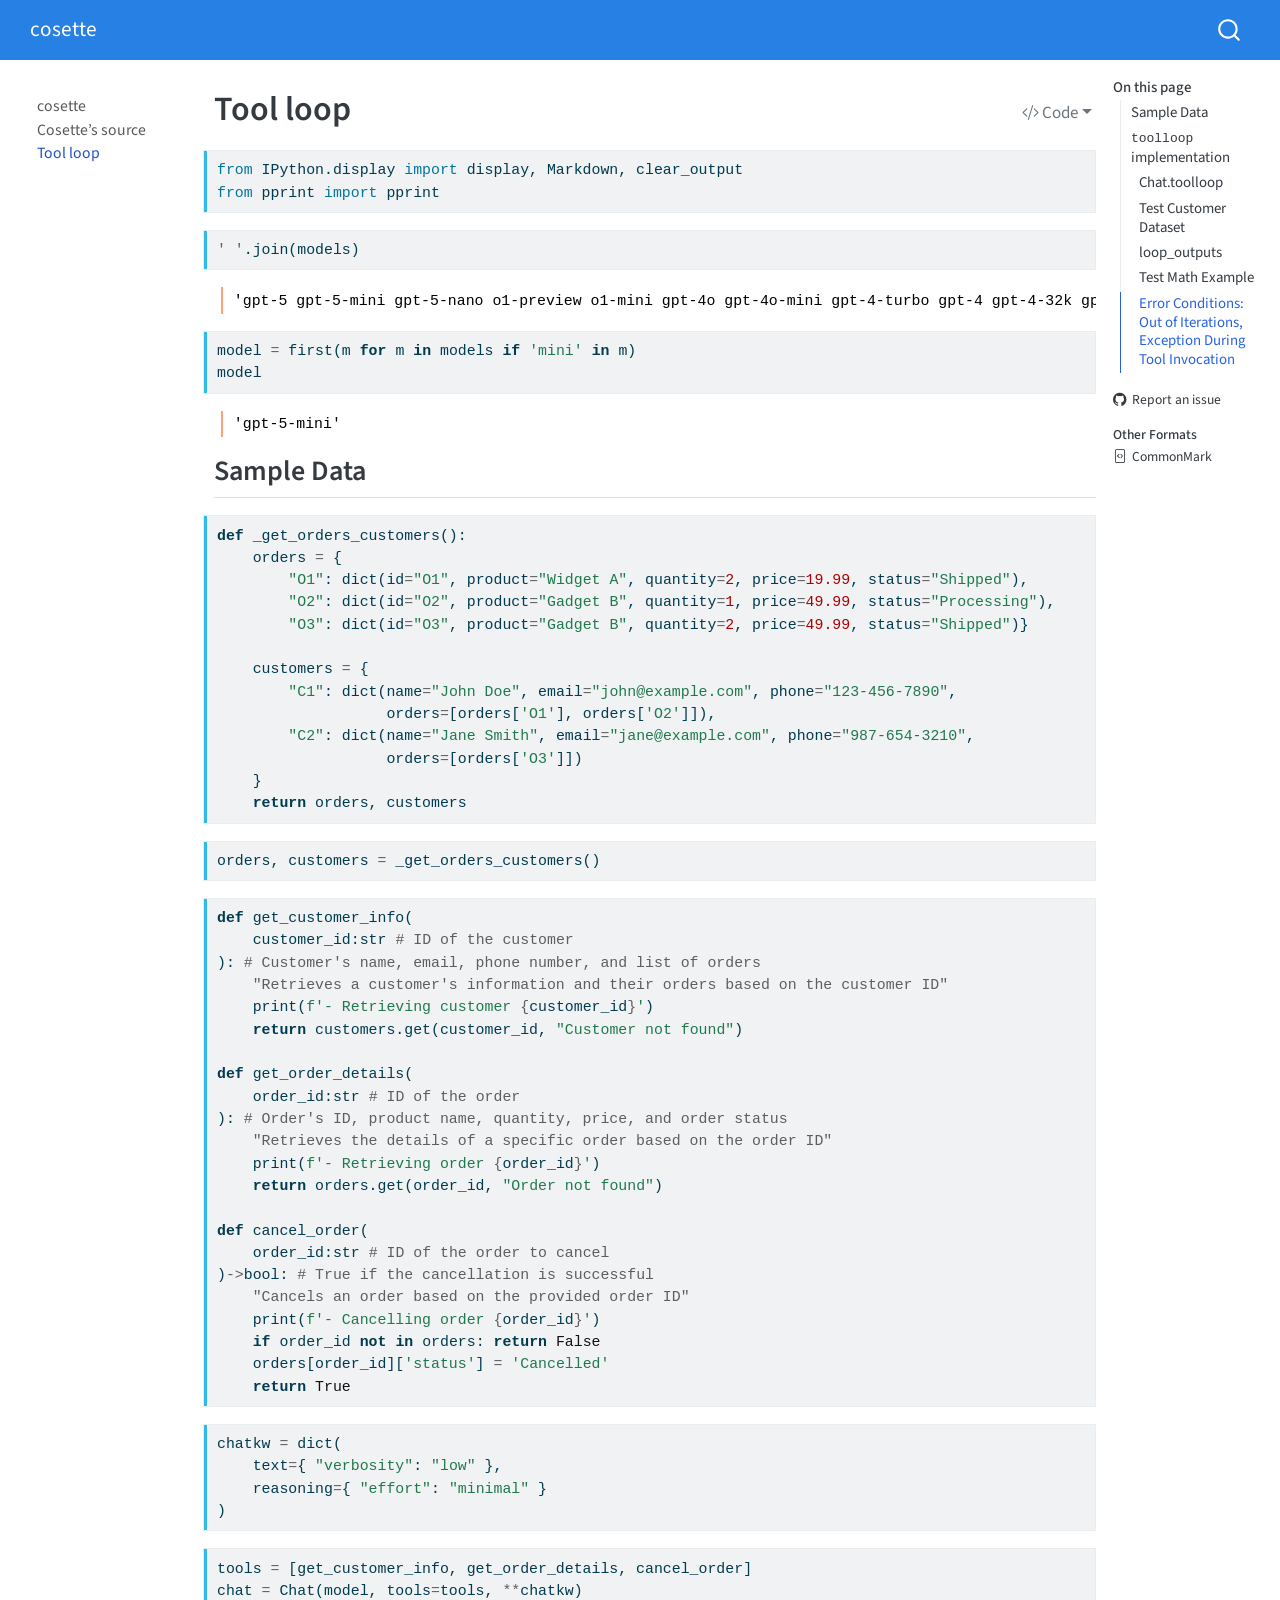
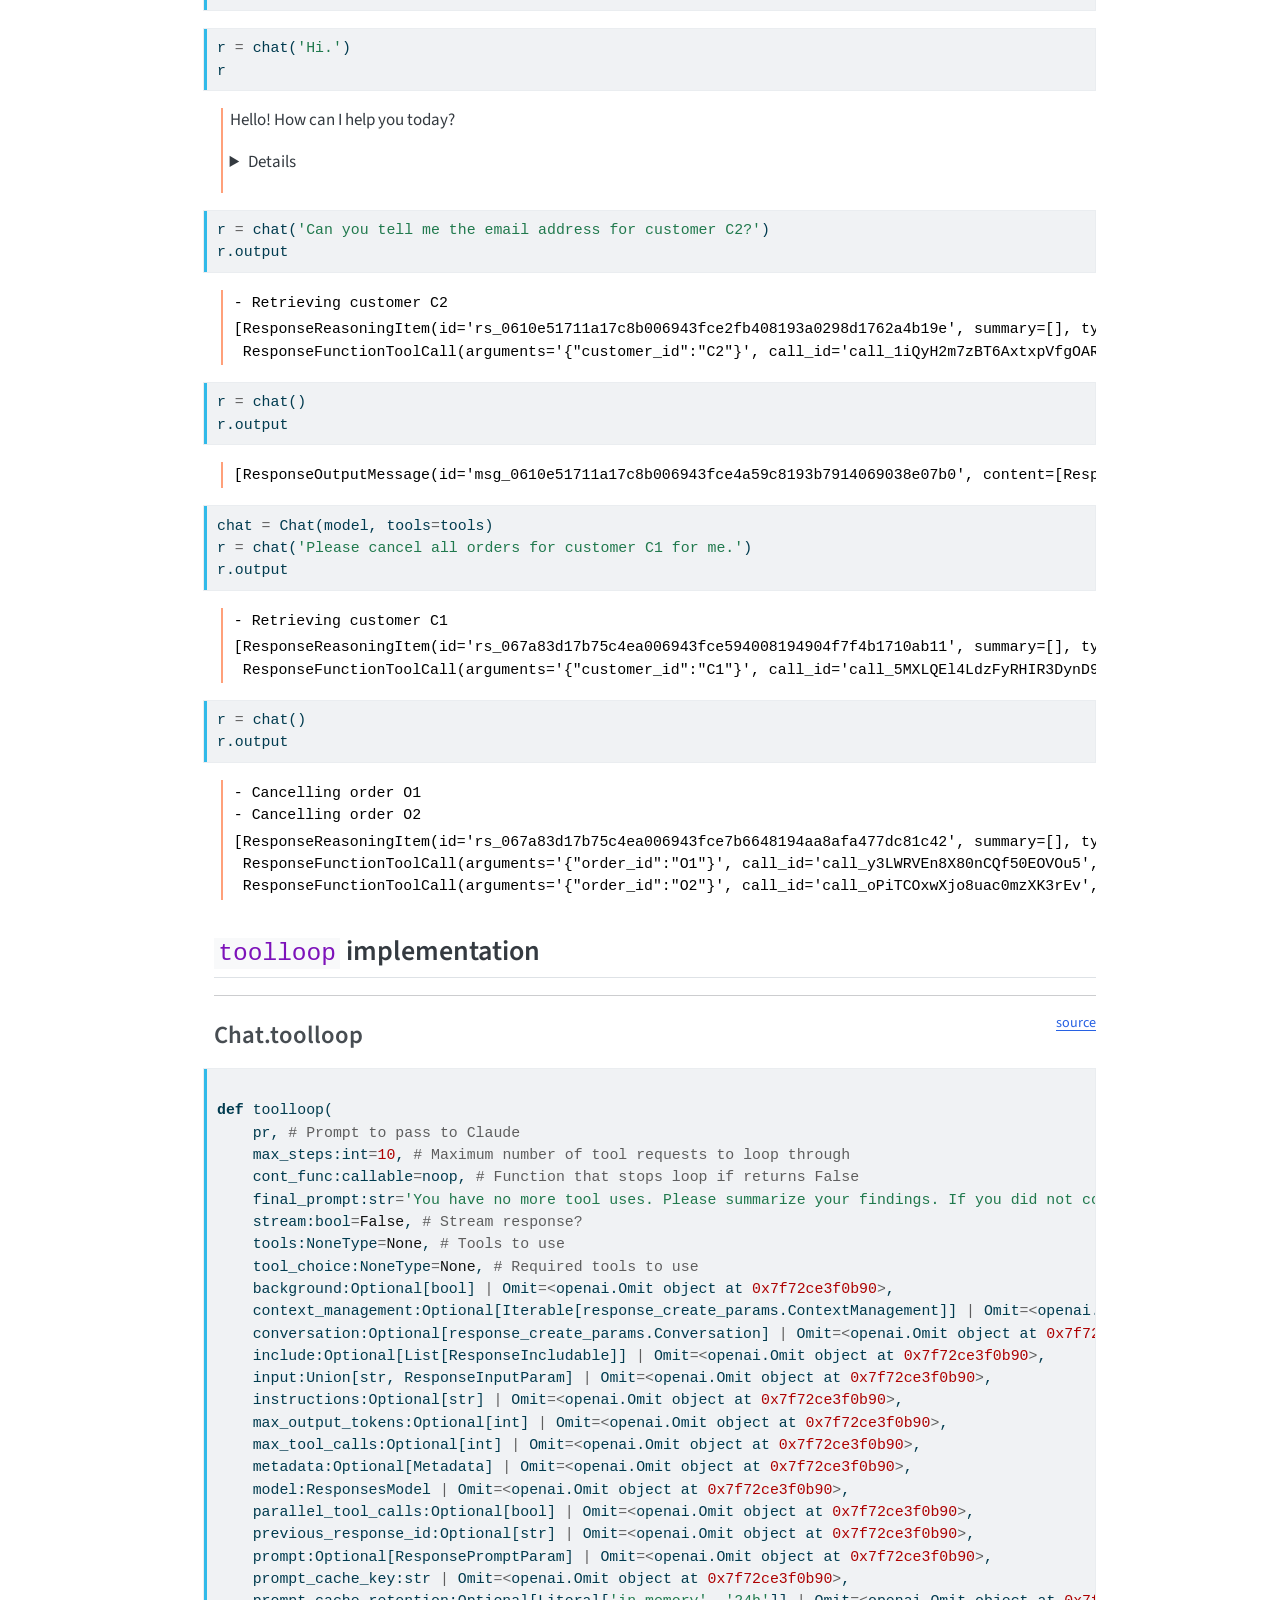
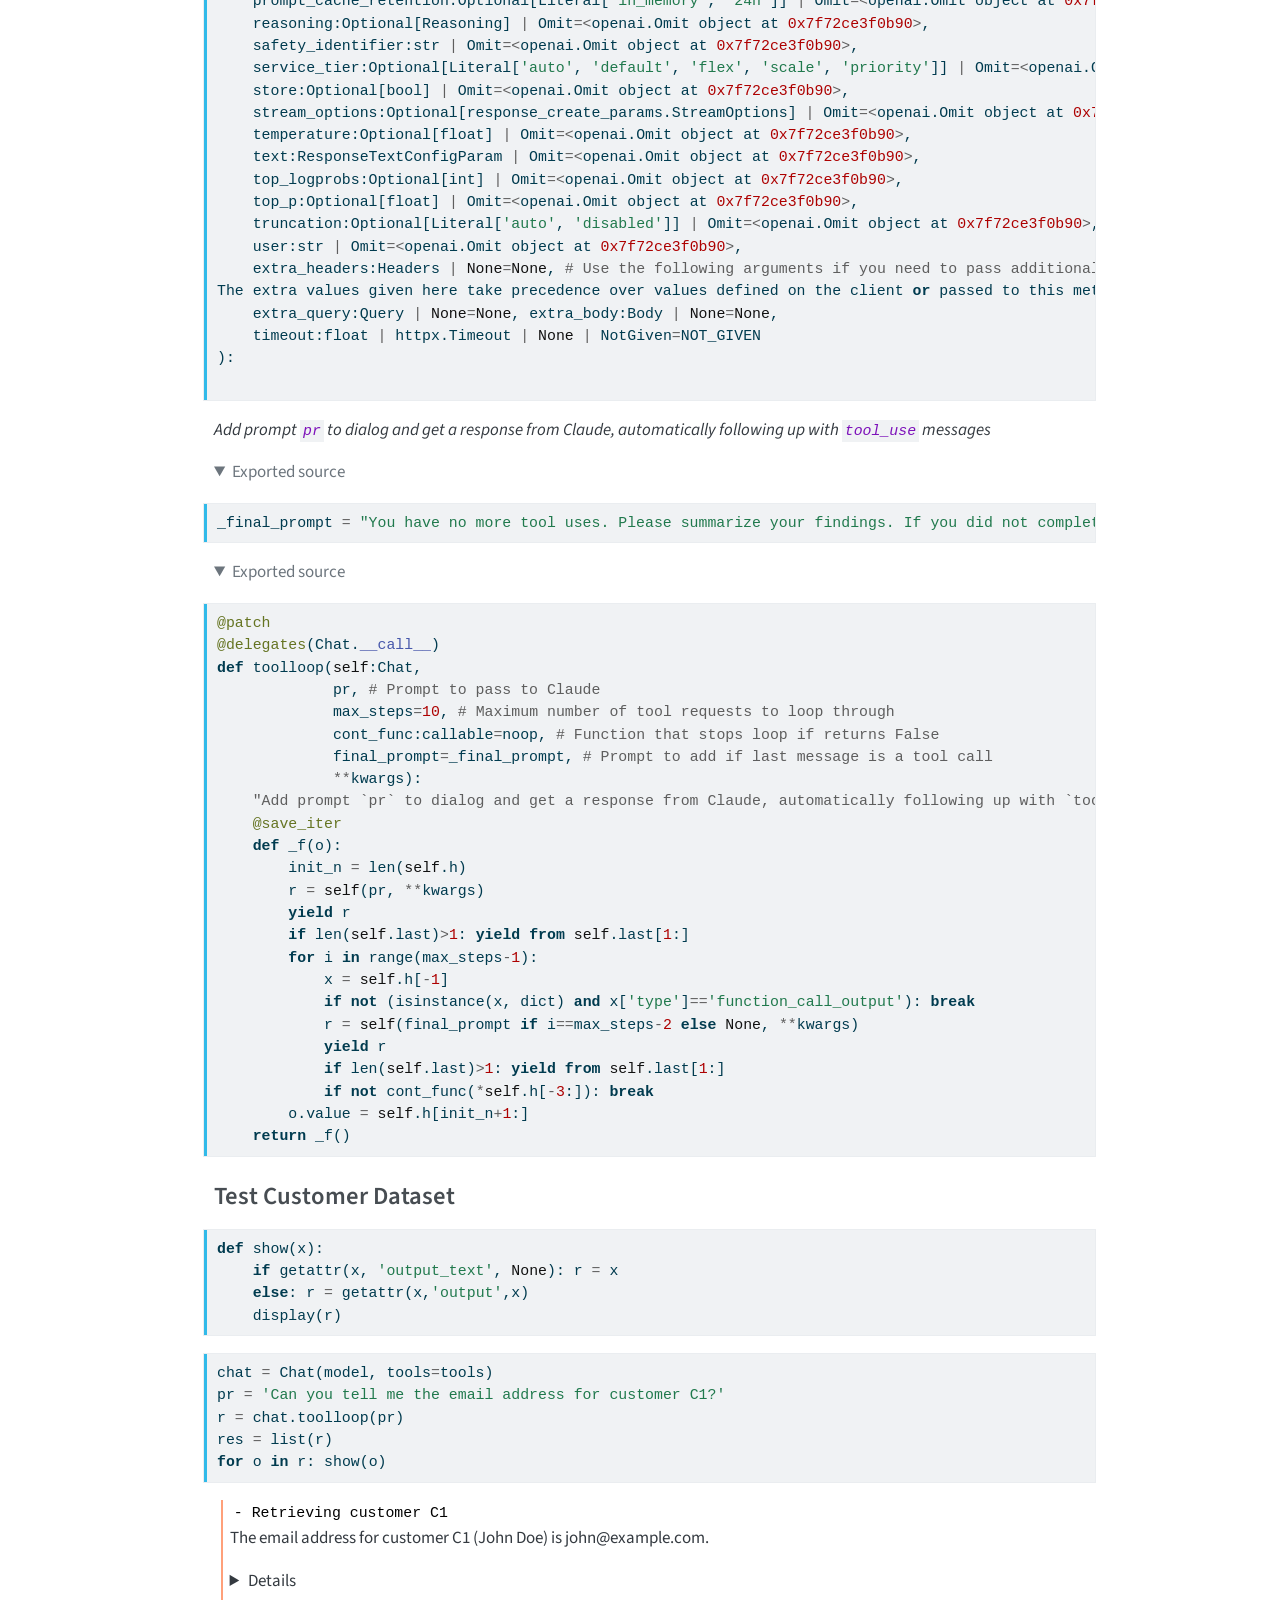
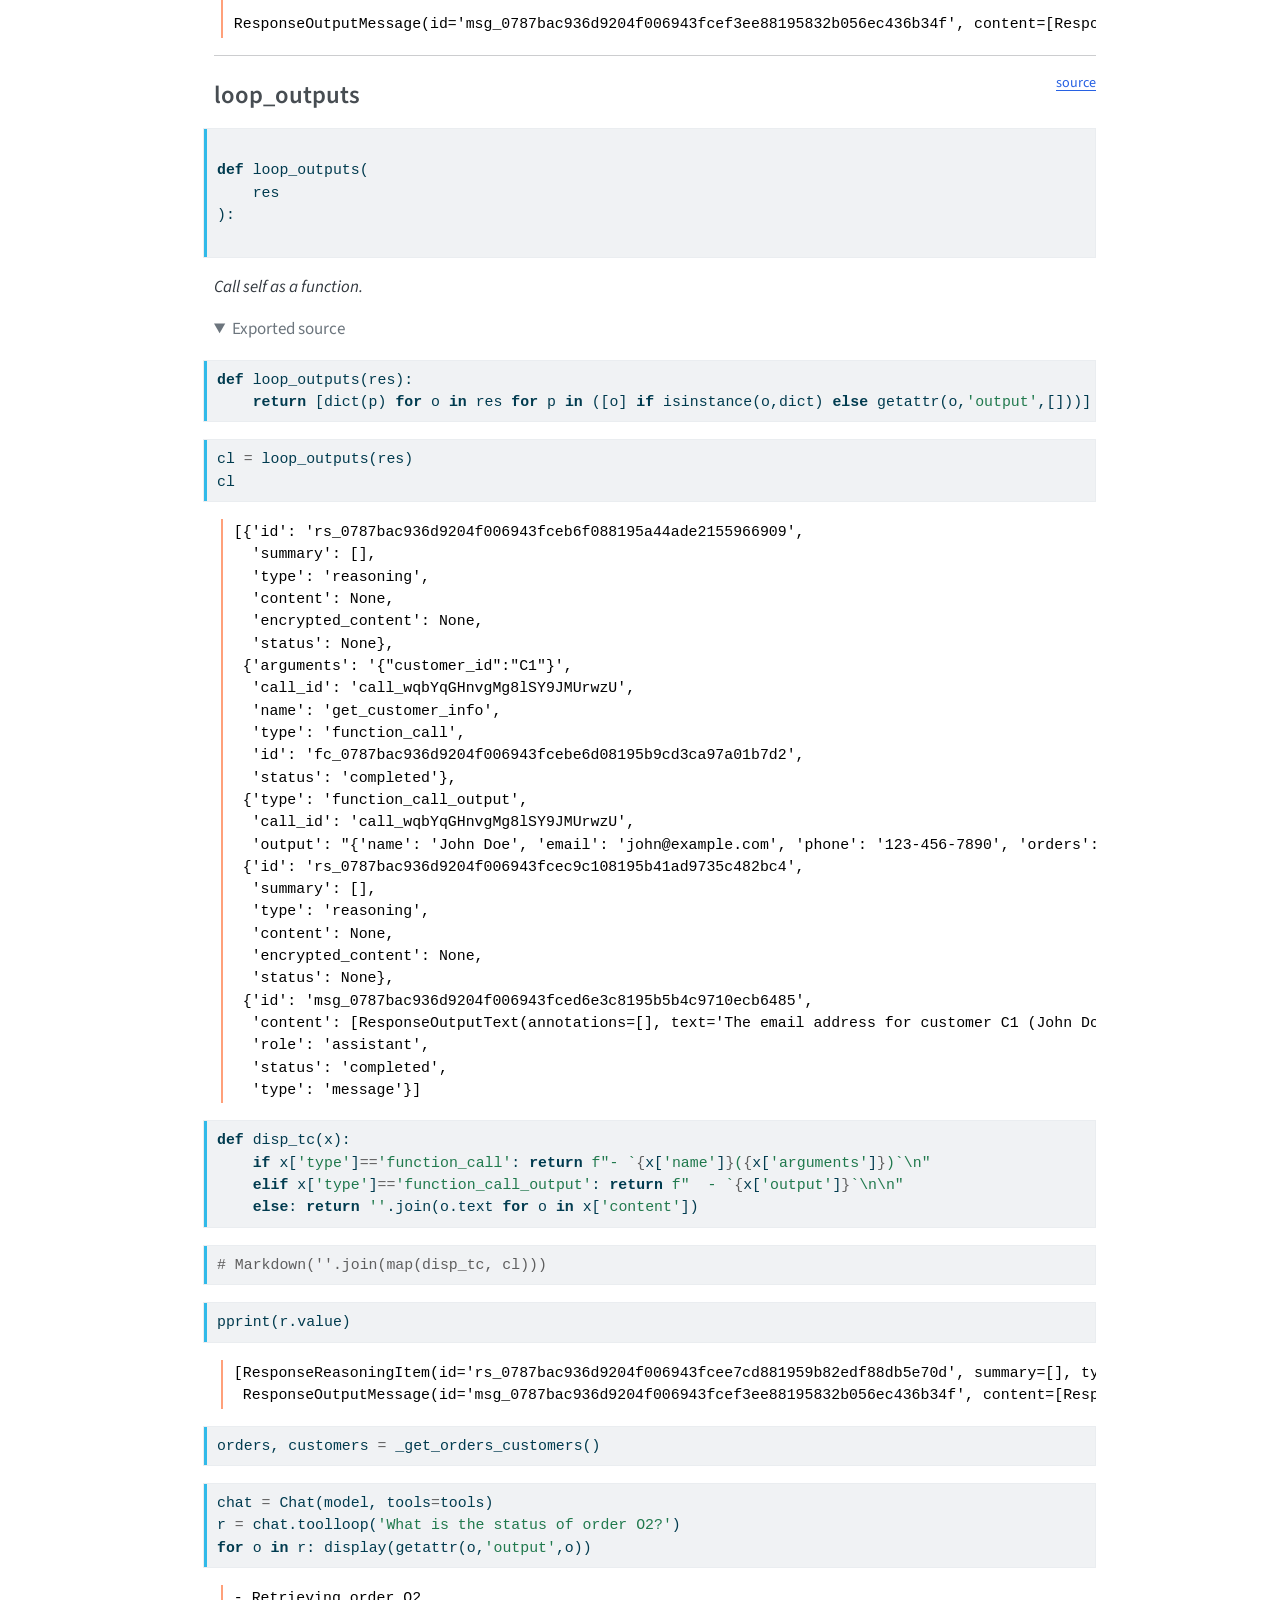
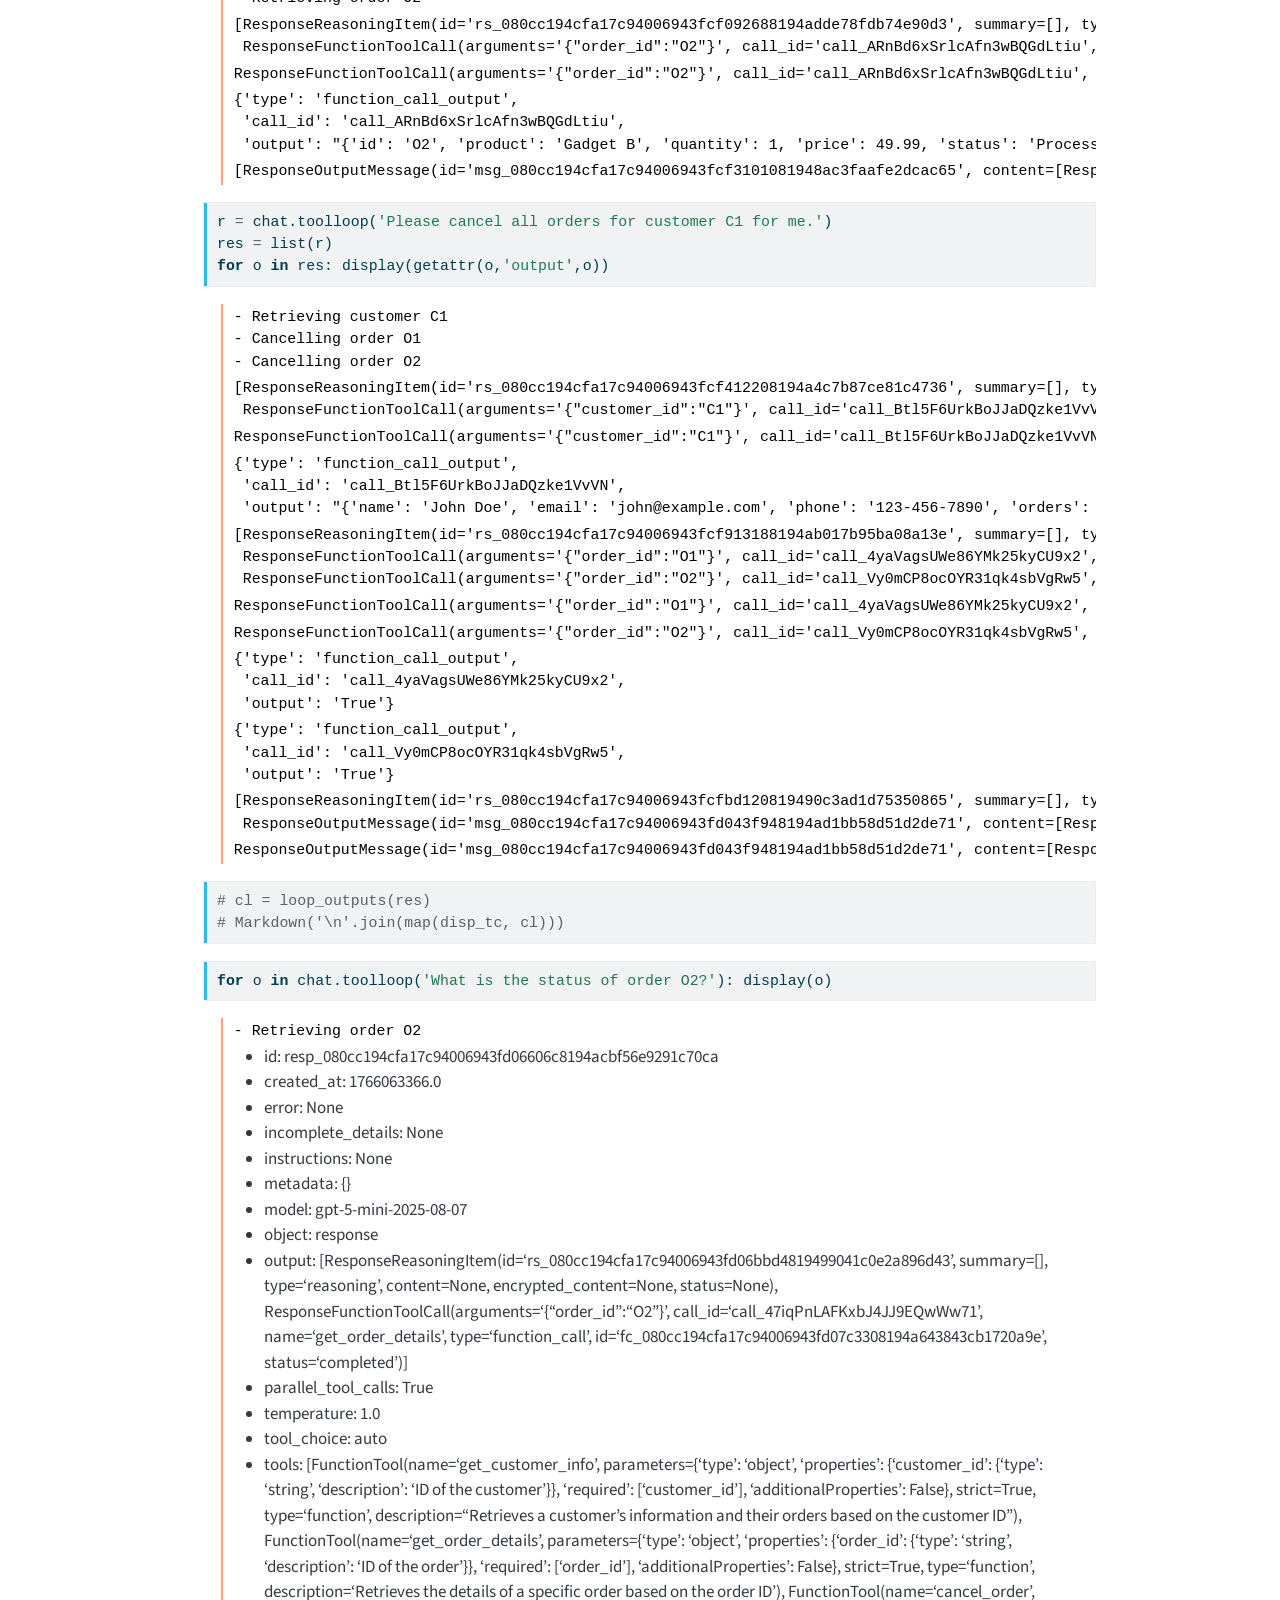
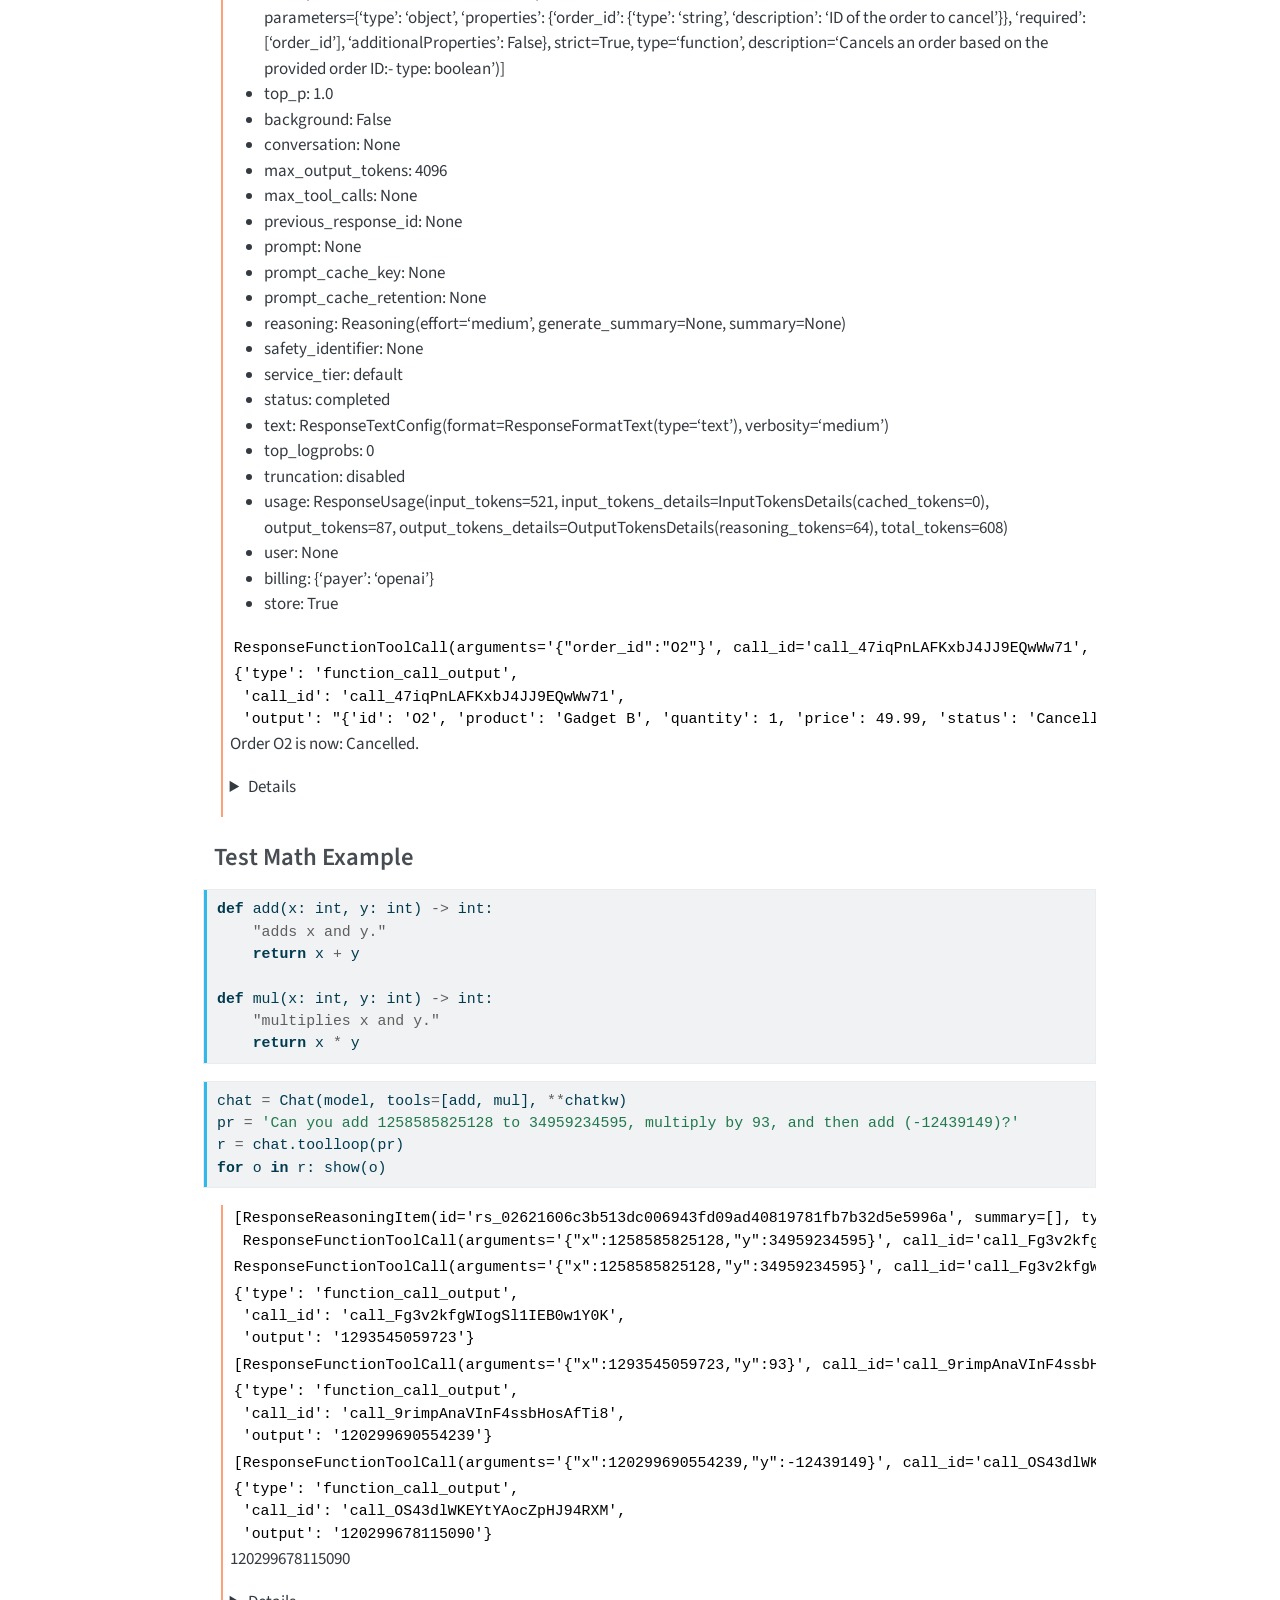
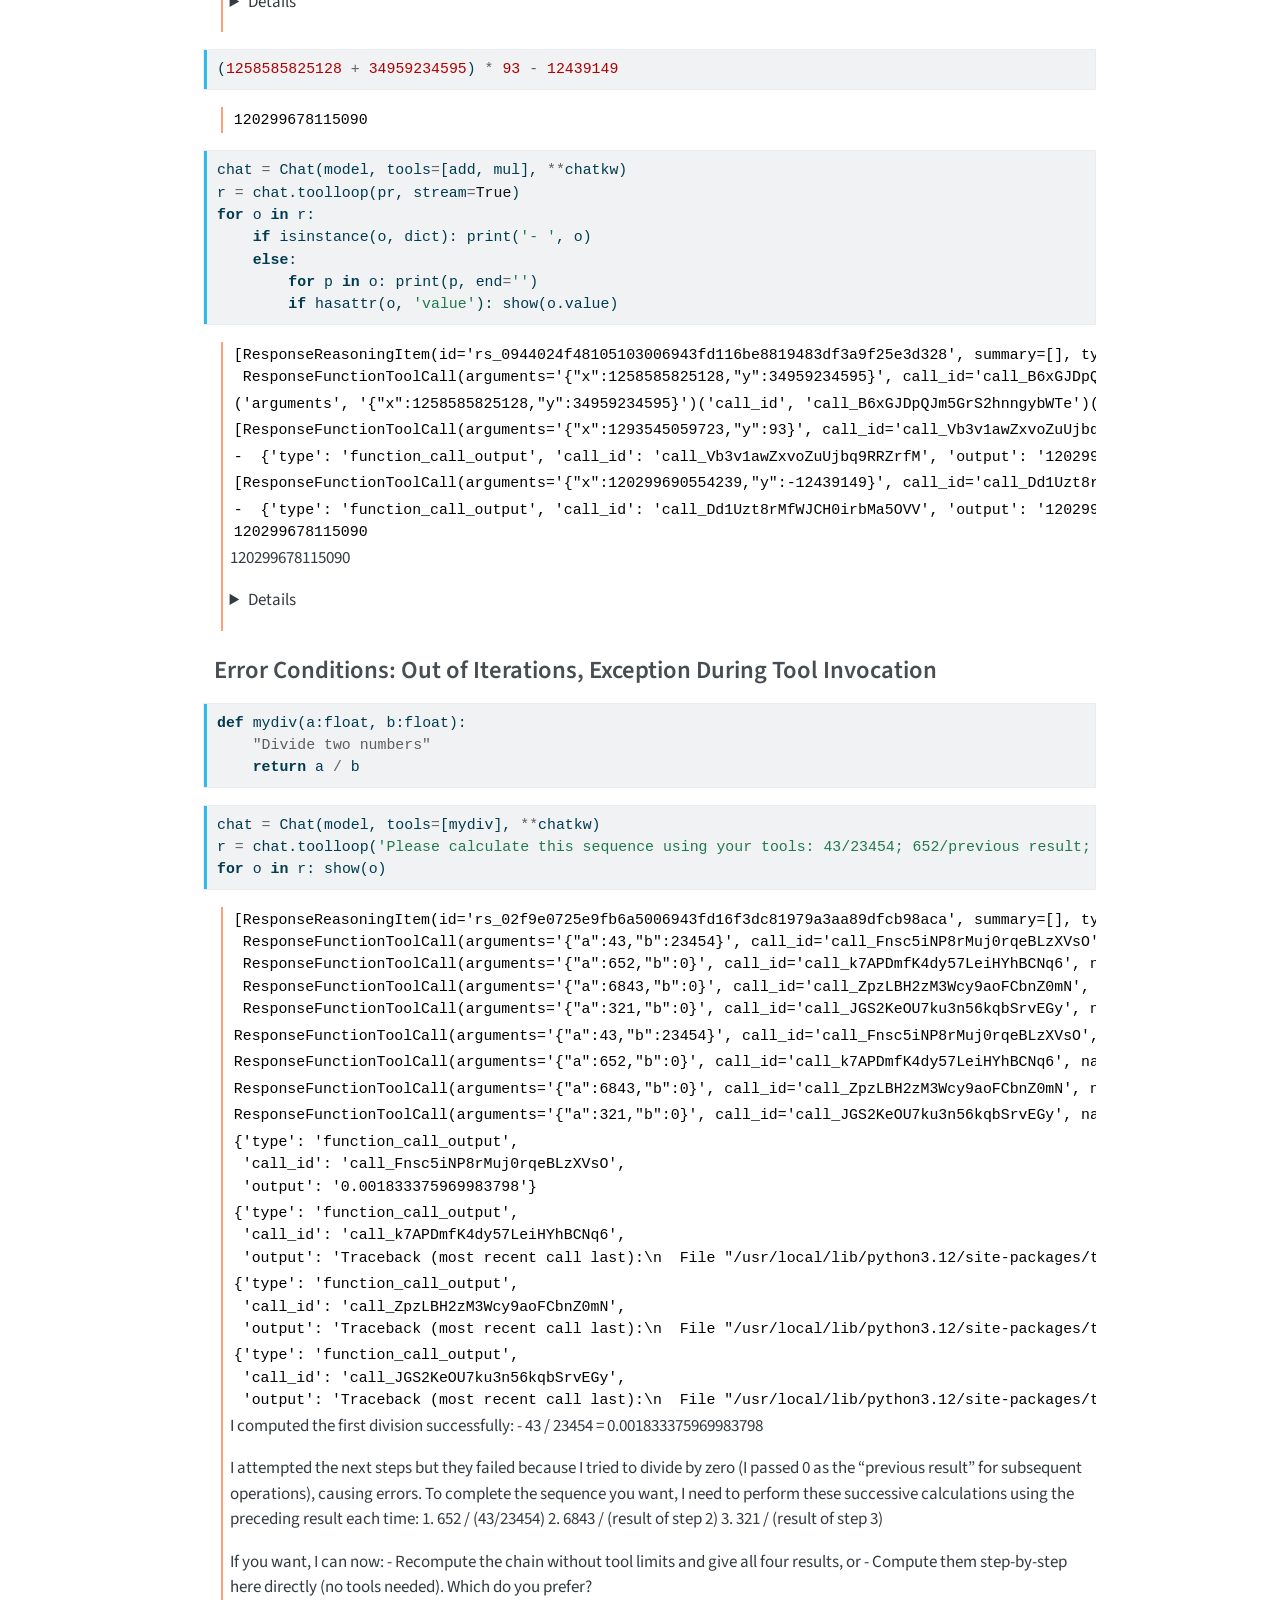
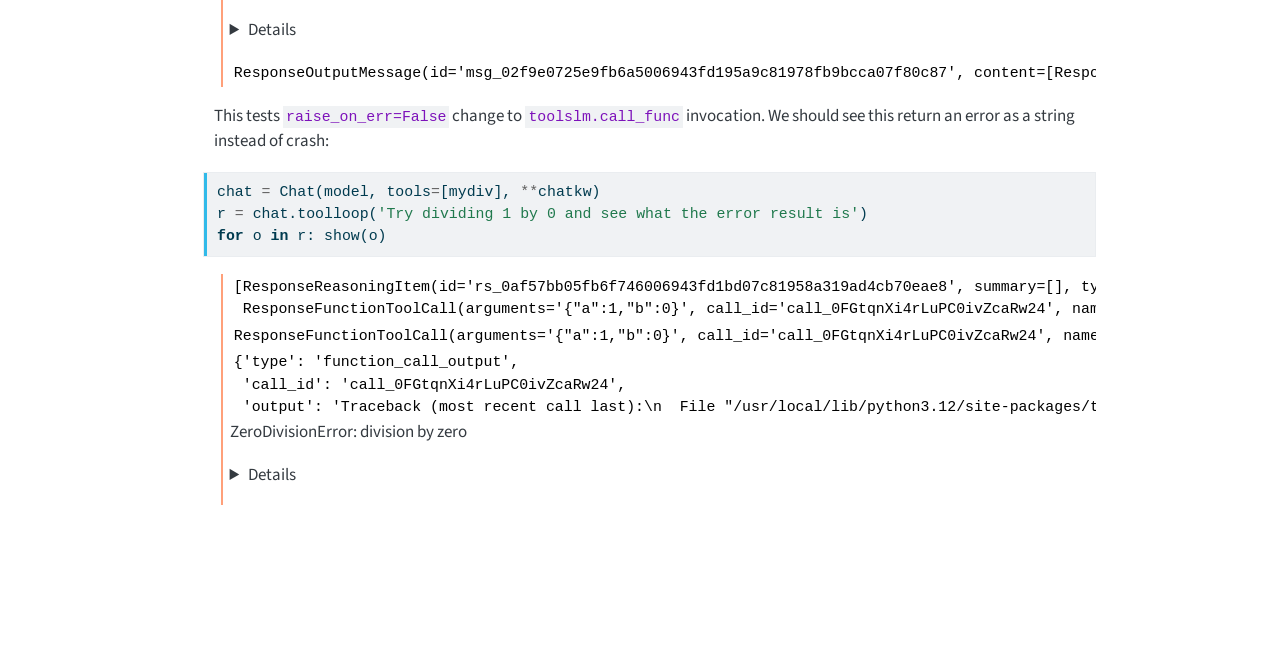
<file: toolloop.html>
<!DOCTYPE html>
<html xmlns="http://www.w3.org/1999/xhtml" lang="en" xml:lang="en"><head>

<meta charset="utf-8">
<meta name="generator" content="quarto-1.9.37">

<meta name="viewport" content="width=device-width, initial-scale=1.0, user-scalable=yes">


<title>Tool loop – cosette</title>
<style>
/* Default styles provided by pandoc.
** See https://pandoc.org/MANUAL.html#variables-for-html for config info.
*/
code{white-space: pre-wrap;}
span.smallcaps{font-variant: small-caps;}
div.columns{display: flex; gap: min(4vw, 1.5em);}
div.column{flex: auto; overflow-x: auto;}
div.hanging-indent{margin-left: 1.5em; text-indent: -1.5em;}
ul.task-list{list-style: none;}
ul.task-list li input[type="checkbox"] {
  width: 0.8em;
  margin: 0 0.8em 0.2em -1em; /* quarto-specific, see https://github.com/quarto-dev/quarto-cli/issues/4556 */ 
  vertical-align: middle;
}
/* CSS for syntax highlighting */
html { -webkit-text-size-adjust: 100%; }
pre > code.sourceCode { white-space: pre; position: relative; }
pre > code.sourceCode > span { display: inline-block; line-height: 1.25; }
pre > code.sourceCode > span:empty { height: 1.2em; }
.sourceCode { overflow: visible; }
code.sourceCode > span { color: inherit; text-decoration: inherit; }
div.sourceCode { margin: 1em 0; }
pre.sourceCode { margin: 0; }
@media screen {
div.sourceCode { overflow: auto; }
}
@media print {
pre > code.sourceCode { white-space: pre-wrap; }
pre > code.sourceCode > span { text-indent: -5em; padding-left: 5em; }
}
pre.numberSource code
  { counter-reset: source-line 0; }
pre.numberSource code > span
  { position: relative; left: -4em; counter-increment: source-line; }
pre.numberSource code > span > a:first-child::before
  { content: counter(source-line);
    position: relative; left: -1em; text-align: right; vertical-align: baseline;
    border: none; display: inline-block;
    -webkit-touch-callout: none; -webkit-user-select: none;
    -khtml-user-select: none; -moz-user-select: none;
    -ms-user-select: none; user-select: none;
    padding: 0 4px; width: 4em;
  }
pre.numberSource { margin-left: 3em;  padding-left: 4px; }
div.sourceCode
  {   }
@media screen {
pre > code.sourceCode > span > a:first-child::before { text-decoration: underline; }
}
</style>


<script src="site_libs/quarto-nav/quarto-nav.js"></script>
<script src="site_libs/quarto-nav/headroom.min.js"></script>
<script src="site_libs/clipboard/clipboard.min.js"></script>
<script src="site_libs/quarto-search/autocomplete.umd.js"></script>
<script src="site_libs/quarto-search/fuse.min.js"></script>
<script src="site_libs/quarto-search/quarto-search.js"></script>
<meta name="quarto:offset" content="./">
<script src="site_libs/quarto-html/quarto.js" type="module"></script>
<script src="site_libs/quarto-html/tabsets/tabsets.js" type="module"></script>
<script src="site_libs/quarto-html/popper.min.js"></script>
<script src="site_libs/quarto-html/tippy.umd.min.js"></script>
<script src="site_libs/quarto-html/anchor.min.js"></script>
<link href="site_libs/quarto-html/tippy.css" rel="stylesheet">
<link href="site_libs/quarto-html/quarto-syntax-highlighting-7f8f88aac4f3542376d5c11b86a4c14d.css" rel="stylesheet" id="quarto-text-highlighting-styles">
<script src="site_libs/bootstrap/bootstrap.min.js"></script>
<link href="site_libs/bootstrap/bootstrap-icons.css" rel="stylesheet">
<link href="site_libs/bootstrap/bootstrap-17738ac5122fb196a3a5d2cfaeb3ca90.min.css" rel="stylesheet" append-hash="true" id="quarto-bootstrap" data-mode="light">
<script id="quarto-search-options" type="application/json">{
  "location": "navbar",
  "copy-button": false,
  "collapse-after": 3,
  "panel-placement": "end",
  "type": "overlay",
  "limit": 50,
  "keyboard-shortcut": [
    "f",
    "/",
    "s"
  ],
  "show-item-context": false,
  "language": {
    "search-no-results-text": "No results",
    "search-matching-documents-text": "matching documents",
    "search-copy-link-title": "Copy link to search",
    "search-hide-matches-text": "Hide additional matches",
    "search-more-match-text": "more match in this document",
    "search-more-matches-text": "more matches in this document",
    "search-clear-button-title": "Clear",
    "search-text-placeholder": "",
    "search-detached-cancel-button-title": "Cancel",
    "search-submit-button-title": "Submit",
    "search-label": "Search"
  }
}</script>


<link rel="stylesheet" href="styles.css">
<meta property="og:title" content="Tool loop – cosette">
<meta property="og:description" content="A helper for using the OpenAI API">
<meta property="og:site_name" content="cosette">
<meta name="twitter:title" content="Tool loop – cosette">
<meta name="twitter:description" content="A helper for using the OpenAI API">
<meta name="twitter:card" content="summary">
</head>

<body class="nav-sidebar floating nav-fixed quarto-light">

<div id="quarto-search-results"></div>
  <header id="quarto-header" class="headroom fixed-top">
    <nav class="navbar navbar-expand-lg " data-bs-theme="dark">
      <div class="navbar-container container-fluid">
      <div class="navbar-brand-container mx-auto">
    <a class="navbar-brand" href="./index.html">
    <span class="navbar-title">cosette</span>
    </a>
  </div>
        <div class="quarto-navbar-tools tools-end">
</div>
          <div id="quarto-search" class="" title="Search"></div>
      </div> <!-- /container-fluid -->
    </nav>
  <nav class="quarto-secondary-nav">
    <div class="container-fluid d-flex">
      <button type="button" class="quarto-btn-toggle btn" data-bs-toggle="collapse" role="button" data-bs-target=".quarto-sidebar-collapse-item" aria-controls="quarto-sidebar" aria-expanded="false" aria-label="Toggle sidebar navigation" onclick="if (window.quartoToggleHeadroom) { window.quartoToggleHeadroom(); }">
        <i class="bi bi-layout-text-sidebar-reverse"></i>
      </button>
        <nav class="quarto-page-breadcrumbs" aria-label="breadcrumb"><ol class="breadcrumb"><li class="breadcrumb-item"><a href="./toolloop.html">Tool loop</a></li></ol></nav>
        <a class="flex-grow-1" role="navigation" data-bs-toggle="collapse" data-bs-target=".quarto-sidebar-collapse-item" aria-controls="quarto-sidebar" aria-expanded="false" aria-label="Toggle sidebar navigation" onclick="if (window.quartoToggleHeadroom) { window.quartoToggleHeadroom(); }">      
        </a>
    </div>
  </nav>
</header>
<!-- content -->
<div id="quarto-content" class="quarto-container page-columns page-rows-contents page-layout-article page-navbar">
<!-- sidebar -->
  <nav id="quarto-sidebar" class="sidebar collapse collapse-horizontal quarto-sidebar-collapse-item sidebar-navigation floating overflow-auto">
    <div class="sidebar-menu-container"> 
    <ul class="list-unstyled mt-1">
        <li class="sidebar-item">
  <div class="sidebar-item-container"> 
  <a href="./index.html" class="sidebar-item-text sidebar-link">
 <span class="menu-text">cosette</span></a>
  </div>
</li>
        <li class="sidebar-item">
  <div class="sidebar-item-container"> 
  <a href="./core.html" class="sidebar-item-text sidebar-link">
 <span class="menu-text">Cosette’s source</span></a>
  </div>
</li>
        <li class="sidebar-item">
  <div class="sidebar-item-container"> 
  <a href="./toolloop.html" class="sidebar-item-text sidebar-link active">
 <span class="menu-text">Tool loop</span></a>
  </div>
</li>
    </ul>
    </div>
</nav>
<div id="quarto-sidebar-glass" class="quarto-sidebar-collapse-item" data-bs-toggle="collapse" data-bs-target=".quarto-sidebar-collapse-item"></div>
<!-- margin-sidebar -->
    <div id="quarto-margin-sidebar" class="sidebar margin-sidebar">
        <nav id="TOC" role="doc-toc" class="toc-active">
    <h2 id="toc-title">On this page</h2>
   
  <ul>
  <li><a href="#sample-data" id="toc-sample-data" class="nav-link active" data-scroll-target="#sample-data">Sample Data</a></li>
  <li><a href="#toolloop-implementation" id="toc-toolloop-implementation" class="nav-link" data-scroll-target="#toolloop-implementation"><code>toolloop</code> implementation</a>
  <ul class="collapse">
  <li><a href="#chat.toolloop" id="toc-chat.toolloop" class="nav-link" data-scroll-target="#chat.toolloop">Chat.toolloop</a></li>
  <li><a href="#test-customer-dataset" id="toc-test-customer-dataset" class="nav-link" data-scroll-target="#test-customer-dataset">Test Customer Dataset</a></li>
  <li><a href="#loop_outputs" id="toc-loop_outputs" class="nav-link" data-scroll-target="#loop_outputs">loop_outputs</a></li>
  <li><a href="#test-math-example" id="toc-test-math-example" class="nav-link" data-scroll-target="#test-math-example">Test Math Example</a></li>
  <li><a href="#error-conditions-out-of-iterations-exception-during-tool-invocation" id="toc-error-conditions-out-of-iterations-exception-during-tool-invocation" class="nav-link" data-scroll-target="#error-conditions-out-of-iterations-exception-during-tool-invocation">Error Conditions: Out of Iterations, Exception During Tool Invocation</a></li>
  </ul></li>
  </ul>
<div class="toc-actions"><ul><li><a href="https://github.com/AnswerDotAI/cosette/issues/new" class="toc-action"><i class="bi bi-github"></i>Report an issue</a></li></ul></div><div class="quarto-alternate-formats"><h2>Other Formats</h2><ul><li><a href="toolloop.html.md"><i class="bi bi-file-code"></i>CommonMark</a></li></ul></div></nav>
    </div>
<!-- main -->
<main class="content" id="quarto-document-content">

<header id="title-block-header" class="quarto-title-block default">
<div class="quarto-title">
<div class="quarto-title-block"><div><h1 class="title">Tool loop</h1><button type="button" class="btn code-tools-button dropdown-toggle" id="quarto-code-tools-menu" data-bs-toggle="dropdown" aria-expanded="false"><i class="bi"></i> Code</button><ul class="dropdown-menu dropdown-menu-end" aria-labelelledby="quarto-code-tools-menu"><li><a id="quarto-show-all-code" class="dropdown-item" href="javascript:void(0)" role="button">Show All Code</a></li><li><a id="quarto-hide-all-code" class="dropdown-item" href="javascript:void(0)" role="button">Hide All Code</a></li></ul></div></div>
</div>



<div class="quarto-title-meta">

    
  
    
  </div>
  


</header>


<!-- WARNING: THIS FILE WAS AUTOGENERATED! DO NOT EDIT! -->
<div id="b7951c8f" class="cell">
<div class="code-copy-outer-scaffold"><div class="sourceCode cell-code" id="cb1"><pre class="sourceCode python code-with-copy"><code class="sourceCode python"><span id="cb1-1"><a href="#cb1-1" aria-hidden="true" tabindex="-1"></a><span class="im">from</span> IPython.display <span class="im">import</span> display, Markdown, clear_output</span>
<span id="cb1-2"><a href="#cb1-2" aria-hidden="true" tabindex="-1"></a><span class="im">from</span> pprint <span class="im">import</span> pprint</span></code></pre></div><button title="Copy to Clipboard" class="code-copy-button"><i class="bi"></i></button></div>
</div>
<div id="596a22f4" class="cell">
<div class="code-copy-outer-scaffold"><div class="sourceCode cell-code" id="cb2"><pre class="sourceCode python code-with-copy"><code class="sourceCode python"><span id="cb2-1"><a href="#cb2-1" aria-hidden="true" tabindex="-1"></a><span class="co">' '</span>.join(models)</span></code></pre></div><button title="Copy to Clipboard" class="code-copy-button"><i class="bi"></i></button></div>
<div class="cell-output cell-output-display">
<pre><code>'gpt-5 gpt-5-mini gpt-5-nano o1-preview o1-mini gpt-4o gpt-4o-mini gpt-4-turbo gpt-4 gpt-4-32k gpt-3.5-turbo gpt-3.5-turbo-instruct o1 o3-mini chatgpt-4o-latest o1-pro o3 o4-mini gpt-4.1 gpt-4.1-mini gpt-4.1-nano'</code></pre>
</div>
</div>
<div id="f998b27f" class="cell">
<div class="code-copy-outer-scaffold"><div class="sourceCode cell-code" id="cb4"><pre class="sourceCode python code-with-copy"><code class="sourceCode python"><span id="cb4-1"><a href="#cb4-1" aria-hidden="true" tabindex="-1"></a>model <span class="op">=</span> first(m <span class="cf">for</span> m <span class="kw">in</span> models <span class="cf">if</span> <span class="st">'mini'</span> <span class="kw">in</span> m)</span>
<span id="cb4-2"><a href="#cb4-2" aria-hidden="true" tabindex="-1"></a>model</span></code></pre></div><button title="Copy to Clipboard" class="code-copy-button"><i class="bi"></i></button></div>
<div class="cell-output cell-output-display">
<pre><code>'gpt-5-mini'</code></pre>
</div>
</div>
<section id="sample-data" class="level2">
<h2 class="anchored" data-anchor-id="sample-data">Sample Data</h2>
<div id="34342c4b" class="cell">
<div class="code-copy-outer-scaffold"><div class="sourceCode cell-code" id="cb6"><pre class="sourceCode python code-with-copy"><code class="sourceCode python"><span id="cb6-1"><a href="#cb6-1" aria-hidden="true" tabindex="-1"></a><span class="kw">def</span> _get_orders_customers():</span>
<span id="cb6-2"><a href="#cb6-2" aria-hidden="true" tabindex="-1"></a>    orders <span class="op">=</span> {</span>
<span id="cb6-3"><a href="#cb6-3" aria-hidden="true" tabindex="-1"></a>        <span class="st">"O1"</span>: <span class="bu">dict</span>(<span class="bu">id</span><span class="op">=</span><span class="st">"O1"</span>, product<span class="op">=</span><span class="st">"Widget A"</span>, quantity<span class="op">=</span><span class="dv">2</span>, price<span class="op">=</span><span class="fl">19.99</span>, status<span class="op">=</span><span class="st">"Shipped"</span>),</span>
<span id="cb6-4"><a href="#cb6-4" aria-hidden="true" tabindex="-1"></a>        <span class="st">"O2"</span>: <span class="bu">dict</span>(<span class="bu">id</span><span class="op">=</span><span class="st">"O2"</span>, product<span class="op">=</span><span class="st">"Gadget B"</span>, quantity<span class="op">=</span><span class="dv">1</span>, price<span class="op">=</span><span class="fl">49.99</span>, status<span class="op">=</span><span class="st">"Processing"</span>),</span>
<span id="cb6-5"><a href="#cb6-5" aria-hidden="true" tabindex="-1"></a>        <span class="st">"O3"</span>: <span class="bu">dict</span>(<span class="bu">id</span><span class="op">=</span><span class="st">"O3"</span>, product<span class="op">=</span><span class="st">"Gadget B"</span>, quantity<span class="op">=</span><span class="dv">2</span>, price<span class="op">=</span><span class="fl">49.99</span>, status<span class="op">=</span><span class="st">"Shipped"</span>)}</span>
<span id="cb6-6"><a href="#cb6-6" aria-hidden="true" tabindex="-1"></a></span>
<span id="cb6-7"><a href="#cb6-7" aria-hidden="true" tabindex="-1"></a>    customers <span class="op">=</span> {</span>
<span id="cb6-8"><a href="#cb6-8" aria-hidden="true" tabindex="-1"></a>        <span class="st">"C1"</span>: <span class="bu">dict</span>(name<span class="op">=</span><span class="st">"John Doe"</span>, email<span class="op">=</span><span class="st">"john@example.com"</span>, phone<span class="op">=</span><span class="st">"123-456-7890"</span>,</span>
<span id="cb6-9"><a href="#cb6-9" aria-hidden="true" tabindex="-1"></a>                   orders<span class="op">=</span>[orders[<span class="st">'O1'</span>], orders[<span class="st">'O2'</span>]]),</span>
<span id="cb6-10"><a href="#cb6-10" aria-hidden="true" tabindex="-1"></a>        <span class="st">"C2"</span>: <span class="bu">dict</span>(name<span class="op">=</span><span class="st">"Jane Smith"</span>, email<span class="op">=</span><span class="st">"jane@example.com"</span>, phone<span class="op">=</span><span class="st">"987-654-3210"</span>,</span>
<span id="cb6-11"><a href="#cb6-11" aria-hidden="true" tabindex="-1"></a>                   orders<span class="op">=</span>[orders[<span class="st">'O3'</span>]])</span>
<span id="cb6-12"><a href="#cb6-12" aria-hidden="true" tabindex="-1"></a>    }</span>
<span id="cb6-13"><a href="#cb6-13" aria-hidden="true" tabindex="-1"></a>    <span class="cf">return</span> orders, customers</span></code></pre></div><button title="Copy to Clipboard" class="code-copy-button"><i class="bi"></i></button></div>
</div>
<div id="207f9715" class="cell">
<div class="code-copy-outer-scaffold"><div class="sourceCode cell-code" id="cb7"><pre class="sourceCode python code-with-copy"><code class="sourceCode python"><span id="cb7-1"><a href="#cb7-1" aria-hidden="true" tabindex="-1"></a>orders, customers <span class="op">=</span> _get_orders_customers()</span></code></pre></div><button title="Copy to Clipboard" class="code-copy-button"><i class="bi"></i></button></div>
</div>
<div id="2778dde0" class="cell">
<div class="code-copy-outer-scaffold"><div class="sourceCode cell-code" id="cb8"><pre class="sourceCode python code-with-copy"><code class="sourceCode python"><span id="cb8-1"><a href="#cb8-1" aria-hidden="true" tabindex="-1"></a><span class="kw">def</span> get_customer_info(</span>
<span id="cb8-2"><a href="#cb8-2" aria-hidden="true" tabindex="-1"></a>    customer_id:<span class="bu">str</span> <span class="co"># ID of the customer</span></span>
<span id="cb8-3"><a href="#cb8-3" aria-hidden="true" tabindex="-1"></a>): <span class="co"># Customer's name, email, phone number, and list of orders</span></span>
<span id="cb8-4"><a href="#cb8-4" aria-hidden="true" tabindex="-1"></a>    <span class="co">"Retrieves a customer's information and their orders based on the customer ID"</span></span>
<span id="cb8-5"><a href="#cb8-5" aria-hidden="true" tabindex="-1"></a>    <span class="bu">print</span>(<span class="ss">f'- Retrieving customer </span><span class="sc">{</span>customer_id<span class="sc">}</span><span class="ss">'</span>)</span>
<span id="cb8-6"><a href="#cb8-6" aria-hidden="true" tabindex="-1"></a>    <span class="cf">return</span> customers.get(customer_id, <span class="st">"Customer not found"</span>)</span>
<span id="cb8-7"><a href="#cb8-7" aria-hidden="true" tabindex="-1"></a></span>
<span id="cb8-8"><a href="#cb8-8" aria-hidden="true" tabindex="-1"></a><span class="kw">def</span> get_order_details(</span>
<span id="cb8-9"><a href="#cb8-9" aria-hidden="true" tabindex="-1"></a>    order_id:<span class="bu">str</span> <span class="co"># ID of the order</span></span>
<span id="cb8-10"><a href="#cb8-10" aria-hidden="true" tabindex="-1"></a>): <span class="co"># Order's ID, product name, quantity, price, and order status</span></span>
<span id="cb8-11"><a href="#cb8-11" aria-hidden="true" tabindex="-1"></a>    <span class="co">"Retrieves the details of a specific order based on the order ID"</span></span>
<span id="cb8-12"><a href="#cb8-12" aria-hidden="true" tabindex="-1"></a>    <span class="bu">print</span>(<span class="ss">f'- Retrieving order </span><span class="sc">{</span>order_id<span class="sc">}</span><span class="ss">'</span>)</span>
<span id="cb8-13"><a href="#cb8-13" aria-hidden="true" tabindex="-1"></a>    <span class="cf">return</span> orders.get(order_id, <span class="st">"Order not found"</span>)</span>
<span id="cb8-14"><a href="#cb8-14" aria-hidden="true" tabindex="-1"></a></span>
<span id="cb8-15"><a href="#cb8-15" aria-hidden="true" tabindex="-1"></a><span class="kw">def</span> cancel_order(</span>
<span id="cb8-16"><a href="#cb8-16" aria-hidden="true" tabindex="-1"></a>    order_id:<span class="bu">str</span> <span class="co"># ID of the order to cancel</span></span>
<span id="cb8-17"><a href="#cb8-17" aria-hidden="true" tabindex="-1"></a>)<span class="op">-&gt;</span><span class="bu">bool</span>: <span class="co"># True if the cancellation is successful</span></span>
<span id="cb8-18"><a href="#cb8-18" aria-hidden="true" tabindex="-1"></a>    <span class="co">"Cancels an order based on the provided order ID"</span></span>
<span id="cb8-19"><a href="#cb8-19" aria-hidden="true" tabindex="-1"></a>    <span class="bu">print</span>(<span class="ss">f'- Cancelling order </span><span class="sc">{</span>order_id<span class="sc">}</span><span class="ss">'</span>)</span>
<span id="cb8-20"><a href="#cb8-20" aria-hidden="true" tabindex="-1"></a>    <span class="cf">if</span> order_id <span class="kw">not</span> <span class="kw">in</span> orders: <span class="cf">return</span> <span class="va">False</span></span>
<span id="cb8-21"><a href="#cb8-21" aria-hidden="true" tabindex="-1"></a>    orders[order_id][<span class="st">'status'</span>] <span class="op">=</span> <span class="st">'Cancelled'</span></span>
<span id="cb8-22"><a href="#cb8-22" aria-hidden="true" tabindex="-1"></a>    <span class="cf">return</span> <span class="va">True</span></span></code></pre></div><button title="Copy to Clipboard" class="code-copy-button"><i class="bi"></i></button></div>
</div>
<div id="00ce0862" class="cell">
<div class="code-copy-outer-scaffold"><div class="sourceCode cell-code" id="cb9"><pre class="sourceCode python code-with-copy"><code class="sourceCode python"><span id="cb9-1"><a href="#cb9-1" aria-hidden="true" tabindex="-1"></a>chatkw <span class="op">=</span> <span class="bu">dict</span>(</span>
<span id="cb9-2"><a href="#cb9-2" aria-hidden="true" tabindex="-1"></a>    text<span class="op">=</span>{ <span class="st">"verbosity"</span>: <span class="st">"low"</span> },</span>
<span id="cb9-3"><a href="#cb9-3" aria-hidden="true" tabindex="-1"></a>    reasoning<span class="op">=</span>{ <span class="st">"effort"</span>: <span class="st">"minimal"</span> }</span>
<span id="cb9-4"><a href="#cb9-4" aria-hidden="true" tabindex="-1"></a>)</span></code></pre></div><button title="Copy to Clipboard" class="code-copy-button"><i class="bi"></i></button></div>
</div>
<div id="a4231dff" class="cell">
<div class="code-copy-outer-scaffold"><div class="sourceCode cell-code" id="cb10"><pre class="sourceCode python code-with-copy"><code class="sourceCode python"><span id="cb10-1"><a href="#cb10-1" aria-hidden="true" tabindex="-1"></a>tools <span class="op">=</span> [get_customer_info, get_order_details, cancel_order]</span>
<span id="cb10-2"><a href="#cb10-2" aria-hidden="true" tabindex="-1"></a>chat <span class="op">=</span> Chat(model, tools<span class="op">=</span>tools, <span class="op">**</span>chatkw)</span></code></pre></div><button title="Copy to Clipboard" class="code-copy-button"><i class="bi"></i></button></div>
</div>
<div id="1a27c80b" class="cell">
<div class="code-copy-outer-scaffold"><div class="sourceCode cell-code" id="cb11"><pre class="sourceCode python code-with-copy"><code class="sourceCode python"><span id="cb11-1"><a href="#cb11-1" aria-hidden="true" tabindex="-1"></a>r <span class="op">=</span> chat(<span class="st">'Hi.'</span>)</span>
<span id="cb11-2"><a href="#cb11-2" aria-hidden="true" tabindex="-1"></a>r</span></code></pre></div><button title="Copy to Clipboard" class="code-copy-button"><i class="bi"></i></button></div>
<div class="cell-output cell-output-display cell-output-markdown">
<p>Hello! How can I help you today?</p>
<details>
<ul>
<li>id: resp_0610e51711a17c8b006943fce162a0819396584fc43c687fba</li>
<li>created_at: 1766063329.0</li>
<li>error: None</li>
<li>incomplete_details: None</li>
<li>instructions: None</li>
<li>metadata: {}</li>
<li>model: gpt-5-mini-2025-08-07</li>
<li>object: response</li>
<li>output: [ResponseReasoningItem(id=‘rs_0610e51711a17c8b006943fce1b7e08193a742dd433b62cbcb’, summary=[], type=‘reasoning’, content=None, encrypted_content=None, status=None), ResponseOutputMessage(id=‘msg_0610e51711a17c8b006943fce1dfc081939b2f726e067bd88c’, content=[ResponseOutputText(annotations=[], text=‘Hello! How can I help you today?’, type=‘output_text’, logprobs=[])], role=‘assistant’, status=‘completed’, type=‘message’)]</li>
<li>parallel_tool_calls: True</li>
<li>temperature: 1.0</li>
<li>tool_choice: auto</li>
<li>tools: [FunctionTool(name=‘get_customer_info’, parameters={‘type’: ‘object’, ‘properties’: {‘customer_id’: {‘type’: ‘string’, ‘description’: ‘ID of the customer’}}, ‘required’: [‘customer_id’], ‘additionalProperties’: False}, strict=True, type=‘function’, description=“Retrieves a customer’s information and their orders based on the customer ID”), FunctionTool(name=‘get_order_details’, parameters={‘type’: ‘object’, ‘properties’: {‘order_id’: {‘type’: ‘string’, ‘description’: ‘ID of the order’}}, ‘required’: [‘order_id’], ‘additionalProperties’: False}, strict=True, type=‘function’, description=‘Retrieves the details of a specific order based on the order ID’), FunctionTool(name=‘cancel_order’, parameters={‘type’: ‘object’, ‘properties’: {‘order_id’: {‘type’: ‘string’, ‘description’: ‘ID of the order to cancel’}}, ‘required’: [‘order_id’], ‘additionalProperties’: False}, strict=True, type=‘function’, description=‘Cancels an order based on the provided order ID:- type: boolean’)]</li>
<li>top_p: 1.0</li>
<li>background: False</li>
<li>conversation: None</li>
<li>max_output_tokens: 4096</li>
<li>max_tool_calls: None</li>
<li>previous_response_id: None</li>
<li>prompt: None</li>
<li>prompt_cache_key: None</li>
<li>prompt_cache_retention: None</li>
<li>reasoning: Reasoning(effort=‘minimal’, generate_summary=None, summary=None)</li>
<li>safety_identifier: None</li>
<li>service_tier: default</li>
<li>status: completed</li>
<li>text: ResponseTextConfig(format=ResponseFormatText(type=‘text’), verbosity=‘low’)</li>
<li>top_logprobs: 0</li>
<li>truncation: disabled</li>
<li>usage: ResponseUsage(input_tokens=136, input_tokens_details=InputTokensDetails(cached_tokens=0), output_tokens=15, output_tokens_details=OutputTokensDetails(reasoning_tokens=0), total_tokens=151)</li>
<li>user: None</li>
<li>billing: {‘payer’: ‘openai’}</li>
<li>store: True</li>
</ul>
</details>
</div>
</div>
<div id="93067a97" class="cell">
<div class="code-copy-outer-scaffold"><div class="sourceCode cell-code" id="cb12"><pre class="sourceCode python code-with-copy"><code class="sourceCode python"><span id="cb12-1"><a href="#cb12-1" aria-hidden="true" tabindex="-1"></a>r <span class="op">=</span> chat(<span class="st">'Can you tell me the email address for customer C2?'</span>)</span>
<span id="cb12-2"><a href="#cb12-2" aria-hidden="true" tabindex="-1"></a>r.output</span></code></pre></div><button title="Copy to Clipboard" class="code-copy-button"><i class="bi"></i></button></div>
<div class="cell-output cell-output-stdout">
<pre><code>- Retrieving customer C2</code></pre>
</div>
<div class="cell-output cell-output-display">
<pre><code>[ResponseReasoningItem(id='rs_0610e51711a17c8b006943fce2fb408193a0298d1762a4b19e', summary=[], type='reasoning', content=None, encrypted_content=None, status=None),
 ResponseFunctionToolCall(arguments='{"customer_id":"C2"}', call_id='call_1iQyH2m7zBT6AxtxpVfgOARS', name='get_customer_info', type='function_call', id='fc_0610e51711a17c8b006943fce34518819385d6cbeb29b1f63f', status='completed')]</code></pre>
</div>
</div>
<div id="1a6bc412" class="cell">
<div class="code-copy-outer-scaffold"><div class="sourceCode cell-code" id="cb15"><pre class="sourceCode python code-with-copy"><code class="sourceCode python"><span id="cb15-1"><a href="#cb15-1" aria-hidden="true" tabindex="-1"></a>r <span class="op">=</span> chat()</span>
<span id="cb15-2"><a href="#cb15-2" aria-hidden="true" tabindex="-1"></a>r.output</span></code></pre></div><button title="Copy to Clipboard" class="code-copy-button"><i class="bi"></i></button></div>
<div class="cell-output cell-output-display">
<pre><code>[ResponseOutputMessage(id='msg_0610e51711a17c8b006943fce4a59c8193b7914069038e07b0', content=[ResponseOutputText(annotations=[], text='The email address for customer C2 is jane@example.com.', type='output_text', logprobs=[])], role='assistant', status='completed', type='message')]</code></pre>
</div>
</div>
<div id="6aa531d0" class="cell">
<div class="code-copy-outer-scaffold"><div class="sourceCode cell-code" id="cb17"><pre class="sourceCode python code-with-copy"><code class="sourceCode python"><span id="cb17-1"><a href="#cb17-1" aria-hidden="true" tabindex="-1"></a>chat <span class="op">=</span> Chat(model, tools<span class="op">=</span>tools)</span>
<span id="cb17-2"><a href="#cb17-2" aria-hidden="true" tabindex="-1"></a>r <span class="op">=</span> chat(<span class="st">'Please cancel all orders for customer C1 for me.'</span>)</span>
<span id="cb17-3"><a href="#cb17-3" aria-hidden="true" tabindex="-1"></a>r.output</span></code></pre></div><button title="Copy to Clipboard" class="code-copy-button"><i class="bi"></i></button></div>
<div class="cell-output cell-output-stdout">
<pre><code>- Retrieving customer C1</code></pre>
</div>
<div class="cell-output cell-output-display">
<pre><code>[ResponseReasoningItem(id='rs_067a83d17b75c4ea006943fce594008194904f7f4b1710ab11', summary=[], type='reasoning', content=None, encrypted_content=None, status=None),
 ResponseFunctionToolCall(arguments='{"customer_id":"C1"}', call_id='call_5MXLQEl4LdzFyRHIR3DynD9I', name='get_customer_info', type='function_call', id='fc_067a83d17b75c4ea006943fce6c9848194b442cb73ffe02035', status='completed')]</code></pre>
</div>
</div>
<div id="5dcdebef" class="cell">
<div class="code-copy-outer-scaffold"><div class="sourceCode cell-code" id="cb20"><pre class="sourceCode python code-with-copy"><code class="sourceCode python"><span id="cb20-1"><a href="#cb20-1" aria-hidden="true" tabindex="-1"></a>r <span class="op">=</span> chat()</span>
<span id="cb20-2"><a href="#cb20-2" aria-hidden="true" tabindex="-1"></a>r.output</span></code></pre></div><button title="Copy to Clipboard" class="code-copy-button"><i class="bi"></i></button></div>
<div class="cell-output cell-output-stdout">
<pre><code>- Cancelling order O1
- Cancelling order O2</code></pre>
</div>
<div class="cell-output cell-output-display">
<pre><code>[ResponseReasoningItem(id='rs_067a83d17b75c4ea006943fce7b6648194aa8afa477dc81c42', summary=[], type='reasoning', content=None, encrypted_content=None, status=None),
 ResponseFunctionToolCall(arguments='{"order_id":"O1"}', call_id='call_y3LWRVEn8X80nCQf50EOVOu5', name='cancel_order', type='function_call', id='fc_067a83d17b75c4ea006943fce992f88194b8de77d411f78e44', status='completed'),
 ResponseFunctionToolCall(arguments='{"order_id":"O2"}', call_id='call_oPiTCOxwXjo8uac0mzXK3rEv', name='cancel_order', type='function_call', id='fc_067a83d17b75c4ea006943fce9f498819495f077de035b7454', status='completed')]</code></pre>
</div>
</div>
</section>
<section id="toolloop-implementation" class="level2">
<h2 class="anchored" data-anchor-id="toolloop-implementation"><code>toolloop</code> implementation</h2>
<hr>
<p><a href="https://github.com/AnswerDotAI/cosette/blob/main/cosette/toolloop.py#L20" target="_blank" style="float:right; font-size:smaller">source</a></p>
<section id="chat.toolloop" class="level3">
<h3 class="anchored" data-anchor-id="chat.toolloop">Chat.toolloop</h3>
<div class="code-copy-outer-scaffold"><div class="sourceCode" id="cb23"><pre class="sourceCode python code-with-copy"><code class="sourceCode python"><span id="cb23-1"><a href="#cb23-1" aria-hidden="true" tabindex="-1"></a></span>
<span id="cb23-2"><a href="#cb23-2" aria-hidden="true" tabindex="-1"></a><span class="kw">def</span> toolloop(</span>
<span id="cb23-3"><a href="#cb23-3" aria-hidden="true" tabindex="-1"></a>    pr, <span class="co"># Prompt to pass to Claude</span></span>
<span id="cb23-4"><a href="#cb23-4" aria-hidden="true" tabindex="-1"></a>    max_steps:<span class="bu">int</span><span class="op">=</span><span class="dv">10</span>, <span class="co"># Maximum number of tool requests to loop through</span></span>
<span id="cb23-5"><a href="#cb23-5" aria-hidden="true" tabindex="-1"></a>    cont_func:<span class="bu">callable</span><span class="op">=</span>noop, <span class="co"># Function that stops loop if returns False</span></span>
<span id="cb23-6"><a href="#cb23-6" aria-hidden="true" tabindex="-1"></a>    final_prompt:<span class="bu">str</span><span class="op">=</span><span class="st">'You have no more tool uses. Please summarize your findings. If you did not complete your goal please tell the user what further work needs to be done so they can choose how best to proceed.'</span>, <span class="co"># Prompt to add if last message is a tool call</span></span>
<span id="cb23-7"><a href="#cb23-7" aria-hidden="true" tabindex="-1"></a>    stream:<span class="bu">bool</span><span class="op">=</span><span class="va">False</span>, <span class="co"># Stream response?</span></span>
<span id="cb23-8"><a href="#cb23-8" aria-hidden="true" tabindex="-1"></a>    tools:NoneType<span class="op">=</span><span class="va">None</span>, <span class="co"># Tools to use</span></span>
<span id="cb23-9"><a href="#cb23-9" aria-hidden="true" tabindex="-1"></a>    tool_choice:NoneType<span class="op">=</span><span class="va">None</span>, <span class="co"># Required tools to use</span></span>
<span id="cb23-10"><a href="#cb23-10" aria-hidden="true" tabindex="-1"></a>    background:Optional[<span class="bu">bool</span>] <span class="op">|</span> Omit<span class="op">=&lt;</span>openai.Omit <span class="bu">object</span> at <span class="bn">0x7f72ce3f0b90</span><span class="op">&gt;</span>,</span>
<span id="cb23-11"><a href="#cb23-11" aria-hidden="true" tabindex="-1"></a>    context_management:Optional[Iterable[response_create_params.ContextManagement]] <span class="op">|</span> Omit<span class="op">=&lt;</span>openai.Omit <span class="bu">object</span> at <span class="bn">0x7f72ce3f0b90</span><span class="op">&gt;</span>,</span>
<span id="cb23-12"><a href="#cb23-12" aria-hidden="true" tabindex="-1"></a>    conversation:Optional[response_create_params.Conversation] <span class="op">|</span> Omit<span class="op">=&lt;</span>openai.Omit <span class="bu">object</span> at <span class="bn">0x7f72ce3f0b90</span><span class="op">&gt;</span>,</span>
<span id="cb23-13"><a href="#cb23-13" aria-hidden="true" tabindex="-1"></a>    include:Optional[List[ResponseIncludable]] <span class="op">|</span> Omit<span class="op">=&lt;</span>openai.Omit <span class="bu">object</span> at <span class="bn">0x7f72ce3f0b90</span><span class="op">&gt;</span>,</span>
<span id="cb23-14"><a href="#cb23-14" aria-hidden="true" tabindex="-1"></a>    <span class="bu">input</span>:Union[<span class="bu">str</span>, ResponseInputParam] <span class="op">|</span> Omit<span class="op">=&lt;</span>openai.Omit <span class="bu">object</span> at <span class="bn">0x7f72ce3f0b90</span><span class="op">&gt;</span>,</span>
<span id="cb23-15"><a href="#cb23-15" aria-hidden="true" tabindex="-1"></a>    instructions:Optional[<span class="bu">str</span>] <span class="op">|</span> Omit<span class="op">=&lt;</span>openai.Omit <span class="bu">object</span> at <span class="bn">0x7f72ce3f0b90</span><span class="op">&gt;</span>,</span>
<span id="cb23-16"><a href="#cb23-16" aria-hidden="true" tabindex="-1"></a>    max_output_tokens:Optional[<span class="bu">int</span>] <span class="op">|</span> Omit<span class="op">=&lt;</span>openai.Omit <span class="bu">object</span> at <span class="bn">0x7f72ce3f0b90</span><span class="op">&gt;</span>,</span>
<span id="cb23-17"><a href="#cb23-17" aria-hidden="true" tabindex="-1"></a>    max_tool_calls:Optional[<span class="bu">int</span>] <span class="op">|</span> Omit<span class="op">=&lt;</span>openai.Omit <span class="bu">object</span> at <span class="bn">0x7f72ce3f0b90</span><span class="op">&gt;</span>,</span>
<span id="cb23-18"><a href="#cb23-18" aria-hidden="true" tabindex="-1"></a>    metadata:Optional[Metadata] <span class="op">|</span> Omit<span class="op">=&lt;</span>openai.Omit <span class="bu">object</span> at <span class="bn">0x7f72ce3f0b90</span><span class="op">&gt;</span>,</span>
<span id="cb23-19"><a href="#cb23-19" aria-hidden="true" tabindex="-1"></a>    model:ResponsesModel <span class="op">|</span> Omit<span class="op">=&lt;</span>openai.Omit <span class="bu">object</span> at <span class="bn">0x7f72ce3f0b90</span><span class="op">&gt;</span>,</span>
<span id="cb23-20"><a href="#cb23-20" aria-hidden="true" tabindex="-1"></a>    parallel_tool_calls:Optional[<span class="bu">bool</span>] <span class="op">|</span> Omit<span class="op">=&lt;</span>openai.Omit <span class="bu">object</span> at <span class="bn">0x7f72ce3f0b90</span><span class="op">&gt;</span>,</span>
<span id="cb23-21"><a href="#cb23-21" aria-hidden="true" tabindex="-1"></a>    previous_response_id:Optional[<span class="bu">str</span>] <span class="op">|</span> Omit<span class="op">=&lt;</span>openai.Omit <span class="bu">object</span> at <span class="bn">0x7f72ce3f0b90</span><span class="op">&gt;</span>,</span>
<span id="cb23-22"><a href="#cb23-22" aria-hidden="true" tabindex="-1"></a>    prompt:Optional[ResponsePromptParam] <span class="op">|</span> Omit<span class="op">=&lt;</span>openai.Omit <span class="bu">object</span> at <span class="bn">0x7f72ce3f0b90</span><span class="op">&gt;</span>,</span>
<span id="cb23-23"><a href="#cb23-23" aria-hidden="true" tabindex="-1"></a>    prompt_cache_key:<span class="bu">str</span> <span class="op">|</span> Omit<span class="op">=&lt;</span>openai.Omit <span class="bu">object</span> at <span class="bn">0x7f72ce3f0b90</span><span class="op">&gt;</span>,</span>
<span id="cb23-24"><a href="#cb23-24" aria-hidden="true" tabindex="-1"></a>    prompt_cache_retention:Optional[Literal[<span class="st">'in_memory'</span>, <span class="st">'24h'</span>]] <span class="op">|</span> Omit<span class="op">=&lt;</span>openai.Omit <span class="bu">object</span> at <span class="bn">0x7f72ce3f0b90</span><span class="op">&gt;</span>,</span>
<span id="cb23-25"><a href="#cb23-25" aria-hidden="true" tabindex="-1"></a>    reasoning:Optional[Reasoning] <span class="op">|</span> Omit<span class="op">=&lt;</span>openai.Omit <span class="bu">object</span> at <span class="bn">0x7f72ce3f0b90</span><span class="op">&gt;</span>,</span>
<span id="cb23-26"><a href="#cb23-26" aria-hidden="true" tabindex="-1"></a>    safety_identifier:<span class="bu">str</span> <span class="op">|</span> Omit<span class="op">=&lt;</span>openai.Omit <span class="bu">object</span> at <span class="bn">0x7f72ce3f0b90</span><span class="op">&gt;</span>,</span>
<span id="cb23-27"><a href="#cb23-27" aria-hidden="true" tabindex="-1"></a>    service_tier:Optional[Literal[<span class="st">'auto'</span>, <span class="st">'default'</span>, <span class="st">'flex'</span>, <span class="st">'scale'</span>, <span class="st">'priority'</span>]] <span class="op">|</span> Omit<span class="op">=&lt;</span>openai.Omit <span class="bu">object</span> at <span class="bn">0x7f72ce3f0b90</span><span class="op">&gt;</span>,</span>
<span id="cb23-28"><a href="#cb23-28" aria-hidden="true" tabindex="-1"></a>    store:Optional[<span class="bu">bool</span>] <span class="op">|</span> Omit<span class="op">=&lt;</span>openai.Omit <span class="bu">object</span> at <span class="bn">0x7f72ce3f0b90</span><span class="op">&gt;</span>,</span>
<span id="cb23-29"><a href="#cb23-29" aria-hidden="true" tabindex="-1"></a>    stream_options:Optional[response_create_params.StreamOptions] <span class="op">|</span> Omit<span class="op">=&lt;</span>openai.Omit <span class="bu">object</span> at <span class="bn">0x7f72ce3f0b90</span><span class="op">&gt;</span>,</span>
<span id="cb23-30"><a href="#cb23-30" aria-hidden="true" tabindex="-1"></a>    temperature:Optional[<span class="bu">float</span>] <span class="op">|</span> Omit<span class="op">=&lt;</span>openai.Omit <span class="bu">object</span> at <span class="bn">0x7f72ce3f0b90</span><span class="op">&gt;</span>,</span>
<span id="cb23-31"><a href="#cb23-31" aria-hidden="true" tabindex="-1"></a>    text:ResponseTextConfigParam <span class="op">|</span> Omit<span class="op">=&lt;</span>openai.Omit <span class="bu">object</span> at <span class="bn">0x7f72ce3f0b90</span><span class="op">&gt;</span>,</span>
<span id="cb23-32"><a href="#cb23-32" aria-hidden="true" tabindex="-1"></a>    top_logprobs:Optional[<span class="bu">int</span>] <span class="op">|</span> Omit<span class="op">=&lt;</span>openai.Omit <span class="bu">object</span> at <span class="bn">0x7f72ce3f0b90</span><span class="op">&gt;</span>,</span>
<span id="cb23-33"><a href="#cb23-33" aria-hidden="true" tabindex="-1"></a>    top_p:Optional[<span class="bu">float</span>] <span class="op">|</span> Omit<span class="op">=&lt;</span>openai.Omit <span class="bu">object</span> at <span class="bn">0x7f72ce3f0b90</span><span class="op">&gt;</span>,</span>
<span id="cb23-34"><a href="#cb23-34" aria-hidden="true" tabindex="-1"></a>    truncation:Optional[Literal[<span class="st">'auto'</span>, <span class="st">'disabled'</span>]] <span class="op">|</span> Omit<span class="op">=&lt;</span>openai.Omit <span class="bu">object</span> at <span class="bn">0x7f72ce3f0b90</span><span class="op">&gt;</span>,</span>
<span id="cb23-35"><a href="#cb23-35" aria-hidden="true" tabindex="-1"></a>    user:<span class="bu">str</span> <span class="op">|</span> Omit<span class="op">=&lt;</span>openai.Omit <span class="bu">object</span> at <span class="bn">0x7f72ce3f0b90</span><span class="op">&gt;</span>,</span>
<span id="cb23-36"><a href="#cb23-36" aria-hidden="true" tabindex="-1"></a>    extra_headers:Headers <span class="op">|</span> <span class="va">None</span><span class="op">=</span><span class="va">None</span>, <span class="co"># Use the following arguments if you need to pass additional parameters to the API that aren't available via kwargs.</span></span>
<span id="cb23-37"><a href="#cb23-37" aria-hidden="true" tabindex="-1"></a>The extra values given here take precedence over values defined on the client <span class="kw">or</span> passed to this method.</span>
<span id="cb23-38"><a href="#cb23-38" aria-hidden="true" tabindex="-1"></a>    extra_query:Query <span class="op">|</span> <span class="va">None</span><span class="op">=</span><span class="va">None</span>, extra_body:Body <span class="op">|</span> <span class="va">None</span><span class="op">=</span><span class="va">None</span>,</span>
<span id="cb23-39"><a href="#cb23-39" aria-hidden="true" tabindex="-1"></a>    timeout:<span class="bu">float</span> <span class="op">|</span> httpx.Timeout <span class="op">|</span> <span class="va">None</span> <span class="op">|</span> NotGiven<span class="op">=</span>NOT_GIVEN</span>
<span id="cb23-40"><a href="#cb23-40" aria-hidden="true" tabindex="-1"></a>):</span>
<span id="cb23-41"><a href="#cb23-41" aria-hidden="true" tabindex="-1"></a></span></code></pre></div><button title="Copy to Clipboard" class="code-copy-button"><i class="bi"></i></button></div>
<p><em>Add prompt <code>pr</code> to dialog and get a response from Claude, automatically following up with <code>tool_use</code> messages</em></p>
<div id="e0136903" class="cell">
<details open="" class="code-fold">
<summary>Exported source</summary>
<div class="code-copy-outer-scaffold"><div class="sourceCode cell-code" id="cb24"><pre class="sourceCode python code-with-copy"><code class="sourceCode python"><span id="cb24-1"><a href="#cb24-1" aria-hidden="true" tabindex="-1"></a>_final_prompt <span class="op">=</span> <span class="st">"You have no more tool uses. Please summarize your findings. If you did not complete your goal please tell the user what further work needs to be done so they can choose how best to proceed."</span></span></code></pre></div><button title="Copy to Clipboard" class="code-copy-button"><i class="bi"></i></button></div>
</details>
</div>
<div id="84eac4c1" class="cell">
<details open="" class="code-fold">
<summary>Exported source</summary>
<div class="code-copy-outer-scaffold"><div class="sourceCode cell-code" id="cb25"><pre class="sourceCode python code-with-copy"><code class="sourceCode python"><span id="cb25-1"><a href="#cb25-1" aria-hidden="true" tabindex="-1"></a><span class="at">@patch</span></span>
<span id="cb25-2"><a href="#cb25-2" aria-hidden="true" tabindex="-1"></a><span class="at">@delegates</span>(Chat.<span class="fu">__call__</span>)</span>
<span id="cb25-3"><a href="#cb25-3" aria-hidden="true" tabindex="-1"></a><span class="kw">def</span> toolloop(<span class="va">self</span>:Chat,</span>
<span id="cb25-4"><a href="#cb25-4" aria-hidden="true" tabindex="-1"></a>             pr, <span class="co"># Prompt to pass to Claude</span></span>
<span id="cb25-5"><a href="#cb25-5" aria-hidden="true" tabindex="-1"></a>             max_steps<span class="op">=</span><span class="dv">10</span>, <span class="co"># Maximum number of tool requests to loop through</span></span>
<span id="cb25-6"><a href="#cb25-6" aria-hidden="true" tabindex="-1"></a>             cont_func:<span class="bu">callable</span><span class="op">=</span>noop, <span class="co"># Function that stops loop if returns False</span></span>
<span id="cb25-7"><a href="#cb25-7" aria-hidden="true" tabindex="-1"></a>             final_prompt<span class="op">=</span>_final_prompt, <span class="co"># Prompt to add if last message is a tool call</span></span>
<span id="cb25-8"><a href="#cb25-8" aria-hidden="true" tabindex="-1"></a>             <span class="op">**</span>kwargs):</span>
<span id="cb25-9"><a href="#cb25-9" aria-hidden="true" tabindex="-1"></a>    <span class="co">"Add prompt `pr` to dialog and get a response from Claude, automatically following up with `tool_use` messages"</span></span>
<span id="cb25-10"><a href="#cb25-10" aria-hidden="true" tabindex="-1"></a>    <span class="at">@save_iter</span></span>
<span id="cb25-11"><a href="#cb25-11" aria-hidden="true" tabindex="-1"></a>    <span class="kw">def</span> _f(o):</span>
<span id="cb25-12"><a href="#cb25-12" aria-hidden="true" tabindex="-1"></a>        init_n <span class="op">=</span> <span class="bu">len</span>(<span class="va">self</span>.h)</span>
<span id="cb25-13"><a href="#cb25-13" aria-hidden="true" tabindex="-1"></a>        r <span class="op">=</span> <span class="va">self</span>(pr, <span class="op">**</span>kwargs)</span>
<span id="cb25-14"><a href="#cb25-14" aria-hidden="true" tabindex="-1"></a>        <span class="cf">yield</span> r</span>
<span id="cb25-15"><a href="#cb25-15" aria-hidden="true" tabindex="-1"></a>        <span class="cf">if</span> <span class="bu">len</span>(<span class="va">self</span>.last)<span class="op">&gt;</span><span class="dv">1</span>: <span class="cf">yield</span> <span class="cf">from</span> <span class="va">self</span>.last[<span class="dv">1</span>:]</span>
<span id="cb25-16"><a href="#cb25-16" aria-hidden="true" tabindex="-1"></a>        <span class="cf">for</span> i <span class="kw">in</span> <span class="bu">range</span>(max_steps<span class="op">-</span><span class="dv">1</span>):</span>
<span id="cb25-17"><a href="#cb25-17" aria-hidden="true" tabindex="-1"></a>            x <span class="op">=</span> <span class="va">self</span>.h[<span class="op">-</span><span class="dv">1</span>]</span>
<span id="cb25-18"><a href="#cb25-18" aria-hidden="true" tabindex="-1"></a>            <span class="cf">if</span> <span class="kw">not</span> (<span class="bu">isinstance</span>(x, <span class="bu">dict</span>) <span class="kw">and</span> x[<span class="st">'type'</span>]<span class="op">==</span><span class="st">'function_call_output'</span>): <span class="cf">break</span></span>
<span id="cb25-19"><a href="#cb25-19" aria-hidden="true" tabindex="-1"></a>            r <span class="op">=</span> <span class="va">self</span>(final_prompt <span class="cf">if</span> i<span class="op">==</span>max_steps<span class="op">-</span><span class="dv">2</span> <span class="cf">else</span> <span class="va">None</span>, <span class="op">**</span>kwargs)</span>
<span id="cb25-20"><a href="#cb25-20" aria-hidden="true" tabindex="-1"></a>            <span class="cf">yield</span> r</span>
<span id="cb25-21"><a href="#cb25-21" aria-hidden="true" tabindex="-1"></a>            <span class="cf">if</span> <span class="bu">len</span>(<span class="va">self</span>.last)<span class="op">&gt;</span><span class="dv">1</span>: <span class="cf">yield</span> <span class="cf">from</span> <span class="va">self</span>.last[<span class="dv">1</span>:]</span>
<span id="cb25-22"><a href="#cb25-22" aria-hidden="true" tabindex="-1"></a>            <span class="cf">if</span> <span class="kw">not</span> cont_func(<span class="op">*</span><span class="va">self</span>.h[<span class="op">-</span><span class="dv">3</span>:]): <span class="cf">break</span></span>
<span id="cb25-23"><a href="#cb25-23" aria-hidden="true" tabindex="-1"></a>        o.value <span class="op">=</span> <span class="va">self</span>.h[init_n<span class="op">+</span><span class="dv">1</span>:]</span>
<span id="cb25-24"><a href="#cb25-24" aria-hidden="true" tabindex="-1"></a>    <span class="cf">return</span> _f()</span></code></pre></div><button title="Copy to Clipboard" class="code-copy-button"><i class="bi"></i></button></div>
</details>
</div>
</section>
<section id="test-customer-dataset" class="level3">
<h3 class="anchored" data-anchor-id="test-customer-dataset">Test Customer Dataset</h3>
<div id="04e3e3e0" class="cell">
<div class="code-copy-outer-scaffold"><div class="sourceCode cell-code" id="cb26"><pre class="sourceCode python code-with-copy"><code class="sourceCode python"><span id="cb26-1"><a href="#cb26-1" aria-hidden="true" tabindex="-1"></a><span class="kw">def</span> show(x):</span>
<span id="cb26-2"><a href="#cb26-2" aria-hidden="true" tabindex="-1"></a>    <span class="cf">if</span> <span class="bu">getattr</span>(x, <span class="st">'output_text'</span>, <span class="va">None</span>): r <span class="op">=</span> x</span>
<span id="cb26-3"><a href="#cb26-3" aria-hidden="true" tabindex="-1"></a>    <span class="cf">else</span>: r <span class="op">=</span> <span class="bu">getattr</span>(x,<span class="st">'output'</span>,x)</span>
<span id="cb26-4"><a href="#cb26-4" aria-hidden="true" tabindex="-1"></a>    display(r)</span></code></pre></div><button title="Copy to Clipboard" class="code-copy-button"><i class="bi"></i></button></div>
</div>
<div id="78cc0eff" class="cell">
<div class="code-copy-outer-scaffold"><div class="sourceCode cell-code" id="cb27"><pre class="sourceCode python code-with-copy"><code class="sourceCode python"><span id="cb27-1"><a href="#cb27-1" aria-hidden="true" tabindex="-1"></a>chat <span class="op">=</span> Chat(model, tools<span class="op">=</span>tools)</span>
<span id="cb27-2"><a href="#cb27-2" aria-hidden="true" tabindex="-1"></a>pr <span class="op">=</span> <span class="st">'Can you tell me the email address for customer C1?'</span></span>
<span id="cb27-3"><a href="#cb27-3" aria-hidden="true" tabindex="-1"></a>r <span class="op">=</span> chat.toolloop(pr)</span>
<span id="cb27-4"><a href="#cb27-4" aria-hidden="true" tabindex="-1"></a>res <span class="op">=</span> <span class="bu">list</span>(r)</span>
<span id="cb27-5"><a href="#cb27-5" aria-hidden="true" tabindex="-1"></a><span class="cf">for</span> o <span class="kw">in</span> r: show(o)</span></code></pre></div><button title="Copy to Clipboard" class="code-copy-button"><i class="bi"></i></button></div>
<div class="cell-output cell-output-stdout">
<pre><code>- Retrieving customer C1</code></pre>
</div>
<div class="cell-output cell-output-display cell-output-markdown">
<p>The email address for customer C1 (John Doe) is john@example.com.</p>
<details>
<ul>
<li>id: resp_0787bac936d9204f006943fcee2ba48195ad60e3c1ec52d1d7</li>
<li>created_at: 1766063342.0</li>
<li>error: None</li>
<li>incomplete_details: None</li>
<li>instructions: None</li>
<li>metadata: {}</li>
<li>model: gpt-5-mini-2025-08-07</li>
<li>object: response</li>
<li>output: [ResponseReasoningItem(id=‘rs_0787bac936d9204f006943fcee7cd881959b82edf88db5e70d’, summary=[], type=‘reasoning’, content=None, encrypted_content=None, status=None), ResponseOutputMessage(id=‘msg_0787bac936d9204f006943fcef3ee88195832b056ec436b34f’, content=[ResponseOutputText(annotations=[], text=‘The email address for customer C1 (John Doe) is john@example.com.’, type=‘output_text’, logprobs=[])], role=‘assistant’, status=‘completed’, type=‘message’)]</li>
<li>parallel_tool_calls: True</li>
<li>temperature: 1.0</li>
<li>tool_choice: auto</li>
<li>tools: [FunctionTool(name=‘get_customer_info’, parameters={‘type’: ‘object’, ‘properties’: {‘customer_id’: {‘type’: ‘string’, ‘description’: ‘ID of the customer’}}, ‘required’: [‘customer_id’], ‘additionalProperties’: False}, strict=True, type=‘function’, description=“Retrieves a customer’s information and their orders based on the customer ID”), FunctionTool(name=‘get_order_details’, parameters={‘type’: ‘object’, ‘properties’: {‘order_id’: {‘type’: ‘string’, ‘description’: ‘ID of the order’}}, ‘required’: [‘order_id’], ‘additionalProperties’: False}, strict=True, type=‘function’, description=‘Retrieves the details of a specific order based on the order ID’), FunctionTool(name=‘cancel_order’, parameters={‘type’: ‘object’, ‘properties’: {‘order_id’: {‘type’: ‘string’, ‘description’: ‘ID of the order to cancel’}}, ‘required’: [‘order_id’], ‘additionalProperties’: False}, strict=True, type=‘function’, description=‘Cancels an order based on the provided order ID:- type: boolean’)]</li>
<li>top_p: 1.0</li>
<li>background: False</li>
<li>conversation: None</li>
<li>max_output_tokens: 4096</li>
<li>max_tool_calls: None</li>
<li>previous_response_id: None</li>
<li>prompt: None</li>
<li>prompt_cache_key: None</li>
<li>prompt_cache_retention: None</li>
<li>reasoning: Reasoning(effort=‘medium’, generate_summary=None, summary=None)</li>
<li>safety_identifier: None</li>
<li>service_tier: default</li>
<li>status: completed</li>
<li>text: ResponseTextConfig(format=ResponseFormatText(type=‘text’), verbosity=‘medium’)</li>
<li>top_logprobs: 0</li>
<li>truncation: disabled</li>
<li>usage: ResponseUsage(input_tokens=316, input_tokens_details=InputTokensDetails(cached_tokens=0), output_tokens=86, output_tokens_details=OutputTokensDetails(reasoning_tokens=64), total_tokens=402)</li>
<li>user: None</li>
<li>billing: {‘payer’: ‘openai’}</li>
<li>store: True</li>
</ul>
</details>
</div>
<div class="cell-output cell-output-display">
<pre><code>ResponseOutputMessage(id='msg_0787bac936d9204f006943fcef3ee88195832b056ec436b34f', content=[ResponseOutputText(annotations=[], text='The email address for customer C1 (John Doe) is john@example.com.', type='output_text', logprobs=[])], role='assistant', status='completed', type='message')</code></pre>
</div>
</div>
<hr>
<p><a href="https://github.com/AnswerDotAI/cosette/blob/main/cosette/toolloop.py#L44" target="_blank" style="float:right; font-size:smaller">source</a></p>
</section>
<section id="loop_outputs" class="level3">
<h3 class="anchored" data-anchor-id="loop_outputs">loop_outputs</h3>
<div class="code-copy-outer-scaffold"><div class="sourceCode" id="cb30"><pre class="sourceCode python code-with-copy"><code class="sourceCode python"><span id="cb30-1"><a href="#cb30-1" aria-hidden="true" tabindex="-1"></a></span>
<span id="cb30-2"><a href="#cb30-2" aria-hidden="true" tabindex="-1"></a><span class="kw">def</span> loop_outputs(</span>
<span id="cb30-3"><a href="#cb30-3" aria-hidden="true" tabindex="-1"></a>    res</span>
<span id="cb30-4"><a href="#cb30-4" aria-hidden="true" tabindex="-1"></a>):</span>
<span id="cb30-5"><a href="#cb30-5" aria-hidden="true" tabindex="-1"></a></span></code></pre></div><button title="Copy to Clipboard" class="code-copy-button"><i class="bi"></i></button></div>
<p><em>Call self as a function.</em></p>
<div id="fdceb37e" class="cell">
<details open="" class="code-fold">
<summary>Exported source</summary>
<div class="code-copy-outer-scaffold"><div class="sourceCode cell-code" id="cb31"><pre class="sourceCode python code-with-copy"><code class="sourceCode python"><span id="cb31-1"><a href="#cb31-1" aria-hidden="true" tabindex="-1"></a><span class="kw">def</span> loop_outputs(res):</span>
<span id="cb31-2"><a href="#cb31-2" aria-hidden="true" tabindex="-1"></a>    <span class="cf">return</span> [<span class="bu">dict</span>(p) <span class="cf">for</span> o <span class="kw">in</span> res <span class="cf">for</span> p <span class="kw">in</span> ([o] <span class="cf">if</span> <span class="bu">isinstance</span>(o,<span class="bu">dict</span>) <span class="cf">else</span> <span class="bu">getattr</span>(o,<span class="st">'output'</span>,[]))]</span></code></pre></div><button title="Copy to Clipboard" class="code-copy-button"><i class="bi"></i></button></div>
</details>
</div>
<div id="9097035a" class="cell">
<div class="code-copy-outer-scaffold"><div class="sourceCode cell-code" id="cb32"><pre class="sourceCode python code-with-copy"><code class="sourceCode python"><span id="cb32-1"><a href="#cb32-1" aria-hidden="true" tabindex="-1"></a>cl <span class="op">=</span> loop_outputs(res)</span>
<span id="cb32-2"><a href="#cb32-2" aria-hidden="true" tabindex="-1"></a>cl</span></code></pre></div><button title="Copy to Clipboard" class="code-copy-button"><i class="bi"></i></button></div>
<div class="cell-output cell-output-display">
<pre><code>[{'id': 'rs_0787bac936d9204f006943fceb6f088195a44ade2155966909',
  'summary': [],
  'type': 'reasoning',
  'content': None,
  'encrypted_content': None,
  'status': None},
 {'arguments': '{"customer_id":"C1"}',
  'call_id': 'call_wqbYqGHnvgMg8lSY9JMUrwzU',
  'name': 'get_customer_info',
  'type': 'function_call',
  'id': 'fc_0787bac936d9204f006943fcebe6d08195b9cd3ca97a01b7d2',
  'status': 'completed'},
 {'type': 'function_call_output',
  'call_id': 'call_wqbYqGHnvgMg8lSY9JMUrwzU',
  'output': "{'name': 'John Doe', 'email': 'john@example.com', 'phone': '123-456-7890', 'orders': [{'id': 'O1', 'product': 'Widget A', 'quantity': 2, 'price': 19.99, 'status': 'Cancelled'}, {'id': 'O2', 'product': 'Gadget B', 'quantity': 1, 'price': 49.99, 'status': 'Cancelled'}]}"},
 {'id': 'rs_0787bac936d9204f006943fcec9c108195b41ad9735c482bc4',
  'summary': [],
  'type': 'reasoning',
  'content': None,
  'encrypted_content': None,
  'status': None},
 {'id': 'msg_0787bac936d9204f006943fced6e3c8195b5b4c9710ecb6485',
  'content': [ResponseOutputText(annotations=[], text='The email address for customer C1 (John Doe) is john@example.com.', type='output_text', logprobs=[])],
  'role': 'assistant',
  'status': 'completed',
  'type': 'message'}]</code></pre>
</div>
</div>
<div id="13d2b043" class="cell">
<div class="code-copy-outer-scaffold"><div class="sourceCode cell-code" id="cb34"><pre class="sourceCode python code-with-copy"><code class="sourceCode python"><span id="cb34-1"><a href="#cb34-1" aria-hidden="true" tabindex="-1"></a><span class="kw">def</span> disp_tc(x):</span>
<span id="cb34-2"><a href="#cb34-2" aria-hidden="true" tabindex="-1"></a>    <span class="cf">if</span> x[<span class="st">'type'</span>]<span class="op">==</span><span class="st">'function_call'</span>: <span class="cf">return</span> <span class="ss">f"- `</span><span class="sc">{</span>x[<span class="st">'name'</span>]<span class="sc">}</span><span class="ss">(</span><span class="sc">{</span>x[<span class="st">'arguments'</span>]<span class="sc">}</span><span class="ss">)`</span><span class="ch">\n</span><span class="ss">"</span></span>
<span id="cb34-3"><a href="#cb34-3" aria-hidden="true" tabindex="-1"></a>    <span class="cf">elif</span> x[<span class="st">'type'</span>]<span class="op">==</span><span class="st">'function_call_output'</span>: <span class="cf">return</span> <span class="ss">f"  - `</span><span class="sc">{</span>x[<span class="st">'output'</span>]<span class="sc">}</span><span class="ss">`</span><span class="ch">\n\n</span><span class="ss">"</span></span>
<span id="cb34-4"><a href="#cb34-4" aria-hidden="true" tabindex="-1"></a>    <span class="cf">else</span>: <span class="cf">return</span> <span class="st">''</span>.join(o.text <span class="cf">for</span> o <span class="kw">in</span> x[<span class="st">'content'</span>])</span></code></pre></div><button title="Copy to Clipboard" class="code-copy-button"><i class="bi"></i></button></div>
</div>
<div id="cff1f001" class="cell">
<div class="code-copy-outer-scaffold"><div class="sourceCode cell-code" id="cb35"><pre class="sourceCode python code-with-copy"><code class="sourceCode python"><span id="cb35-1"><a href="#cb35-1" aria-hidden="true" tabindex="-1"></a><span class="co"># Markdown(''.join(map(disp_tc, cl)))</span></span></code></pre></div><button title="Copy to Clipboard" class="code-copy-button"><i class="bi"></i></button></div>
</div>
<div id="5c586d6a" class="cell">
<div class="code-copy-outer-scaffold"><div class="sourceCode cell-code" id="cb36"><pre class="sourceCode python code-with-copy"><code class="sourceCode python"><span id="cb36-1"><a href="#cb36-1" aria-hidden="true" tabindex="-1"></a>pprint(r.value)</span></code></pre></div><button title="Copy to Clipboard" class="code-copy-button"><i class="bi"></i></button></div>
<div class="cell-output cell-output-stdout">
<pre><code>[ResponseReasoningItem(id='rs_0787bac936d9204f006943fcee7cd881959b82edf88db5e70d', summary=[], type='reasoning', content=None, encrypted_content=None, status=None),
 ResponseOutputMessage(id='msg_0787bac936d9204f006943fcef3ee88195832b056ec436b34f', content=[ResponseOutputText(annotations=[], text='The email address for customer C1 (John Doe) is john@example.com.', type='output_text', logprobs=[])], role='assistant', status='completed', type='message')]</code></pre>
</div>
</div>
<div id="050f6591" class="cell">
<div class="code-copy-outer-scaffold"><div class="sourceCode cell-code" id="cb38"><pre class="sourceCode python code-with-copy"><code class="sourceCode python"><span id="cb38-1"><a href="#cb38-1" aria-hidden="true" tabindex="-1"></a>orders, customers <span class="op">=</span> _get_orders_customers()</span></code></pre></div><button title="Copy to Clipboard" class="code-copy-button"><i class="bi"></i></button></div>
</div>
<div id="8de04256" class="cell">
<div class="code-copy-outer-scaffold"><div class="sourceCode cell-code" id="cb39"><pre class="sourceCode python code-with-copy"><code class="sourceCode python"><span id="cb39-1"><a href="#cb39-1" aria-hidden="true" tabindex="-1"></a>chat <span class="op">=</span> Chat(model, tools<span class="op">=</span>tools)</span>
<span id="cb39-2"><a href="#cb39-2" aria-hidden="true" tabindex="-1"></a>r <span class="op">=</span> chat.toolloop(<span class="st">'What is the status of order O2?'</span>)</span>
<span id="cb39-3"><a href="#cb39-3" aria-hidden="true" tabindex="-1"></a><span class="cf">for</span> o <span class="kw">in</span> r: display(<span class="bu">getattr</span>(o,<span class="st">'output'</span>,o))</span></code></pre></div><button title="Copy to Clipboard" class="code-copy-button"><i class="bi"></i></button></div>
<div class="cell-output cell-output-stdout">
<pre><code>- Retrieving order O2</code></pre>
</div>
<div class="cell-output cell-output-display">
<pre><code>[ResponseReasoningItem(id='rs_080cc194cfa17c94006943fcf092688194adde78fdb74e90d3', summary=[], type='reasoning', content=None, encrypted_content=None, status=None),
 ResponseFunctionToolCall(arguments='{"order_id":"O2"}', call_id='call_ARnBd6xSrlcAfn3wBQGdLtiu', name='get_order_details', type='function_call', id='fc_080cc194cfa17c94006943fcf1ed8c8194adc4f0474afe98cc', status='completed')]</code></pre>
</div>
<div class="cell-output cell-output-display">
<pre><code>ResponseFunctionToolCall(arguments='{"order_id":"O2"}', call_id='call_ARnBd6xSrlcAfn3wBQGdLtiu', name='get_order_details', type='function_call', id='fc_080cc194cfa17c94006943fcf1ed8c8194adc4f0474afe98cc', status='completed')</code></pre>
</div>
<div class="cell-output cell-output-display">
<pre><code>{'type': 'function_call_output',
 'call_id': 'call_ARnBd6xSrlcAfn3wBQGdLtiu',
 'output': "{'id': 'O2', 'product': 'Gadget B', 'quantity': 1, 'price': 49.99, 'status': 'Processing'}"}</code></pre>
</div>
<div class="cell-output cell-output-display">
<pre><code>[ResponseOutputMessage(id='msg_080cc194cfa17c94006943fcf3101081948ac3faafe2dcac65', content=[ResponseOutputText(annotations=[], text='Order O2 is currently: Processing.', type='output_text', logprobs=[])], role='assistant', status='completed', type='message')]</code></pre>
</div>
</div>
<div id="f8c0fec9" class="cell">
<div class="code-copy-outer-scaffold"><div class="sourceCode cell-code" id="cb45"><pre class="sourceCode python code-with-copy"><code class="sourceCode python"><span id="cb45-1"><a href="#cb45-1" aria-hidden="true" tabindex="-1"></a>r <span class="op">=</span> chat.toolloop(<span class="st">'Please cancel all orders for customer C1 for me.'</span>)</span>
<span id="cb45-2"><a href="#cb45-2" aria-hidden="true" tabindex="-1"></a>res <span class="op">=</span> <span class="bu">list</span>(r)</span>
<span id="cb45-3"><a href="#cb45-3" aria-hidden="true" tabindex="-1"></a><span class="cf">for</span> o <span class="kw">in</span> res: display(<span class="bu">getattr</span>(o,<span class="st">'output'</span>,o))</span></code></pre></div><button title="Copy to Clipboard" class="code-copy-button"><i class="bi"></i></button></div>
<div class="cell-output cell-output-stdout">
<pre><code>- Retrieving customer C1
- Cancelling order O1
- Cancelling order O2</code></pre>
</div>
<div class="cell-output cell-output-display">
<pre><code>[ResponseReasoningItem(id='rs_080cc194cfa17c94006943fcf412208194a4c7b87ce81c4736', summary=[], type='reasoning', content=None, encrypted_content=None, status=None),
 ResponseFunctionToolCall(arguments='{"customer_id":"C1"}', call_id='call_Btl5F6UrkBoJJaDQzke1VvVN', name='get_customer_info', type='function_call', id='fc_080cc194cfa17c94006943fcf82ba08194a65b676e302e9aa6', status='completed')]</code></pre>
</div>
<div class="cell-output cell-output-display">
<pre><code>ResponseFunctionToolCall(arguments='{"customer_id":"C1"}', call_id='call_Btl5F6UrkBoJJaDQzke1VvVN', name='get_customer_info', type='function_call', id='fc_080cc194cfa17c94006943fcf82ba08194a65b676e302e9aa6', status='completed')</code></pre>
</div>
<div class="cell-output cell-output-display">
<pre><code>{'type': 'function_call_output',
 'call_id': 'call_Btl5F6UrkBoJJaDQzke1VvVN',
 'output': "{'name': 'John Doe', 'email': 'john@example.com', 'phone': '123-456-7890', 'orders': [{'id': 'O1', 'product': 'Widget A', 'quantity': 2, 'price': 19.99, 'status': 'Shipped'}, {'id': 'O2', 'product': 'Gadget B', 'quantity': 1, 'price': 49.99, 'status': 'Processing'}]}"}</code></pre>
</div>
<div class="cell-output cell-output-display">
<pre><code>[ResponseReasoningItem(id='rs_080cc194cfa17c94006943fcf913188194ab017b95ba08a13e', summary=[], type='reasoning', content=None, encrypted_content=None, status=None),
 ResponseFunctionToolCall(arguments='{"order_id":"O1"}', call_id='call_4yaVagsUWe86YMk25kyCU9x2', name='cancel_order', type='function_call', id='fc_080cc194cfa17c94006943fcfa8bd081949731f7da8c5adc86', status='completed'),
 ResponseFunctionToolCall(arguments='{"order_id":"O2"}', call_id='call_Vy0mCP8ocOYR31qk4sbVgRw5', name='cancel_order', type='function_call', id='fc_080cc194cfa17c94006943fcfab9688194a97ce8bb7ff46706', status='completed')]</code></pre>
</div>
<div class="cell-output cell-output-display">
<pre><code>ResponseFunctionToolCall(arguments='{"order_id":"O1"}', call_id='call_4yaVagsUWe86YMk25kyCU9x2', name='cancel_order', type='function_call', id='fc_080cc194cfa17c94006943fcfa8bd081949731f7da8c5adc86', status='completed')</code></pre>
</div>
<div class="cell-output cell-output-display">
<pre><code>ResponseFunctionToolCall(arguments='{"order_id":"O2"}', call_id='call_Vy0mCP8ocOYR31qk4sbVgRw5', name='cancel_order', type='function_call', id='fc_080cc194cfa17c94006943fcfab9688194a97ce8bb7ff46706', status='completed')</code></pre>
</div>
<div class="cell-output cell-output-display">
<pre><code>{'type': 'function_call_output',
 'call_id': 'call_4yaVagsUWe86YMk25kyCU9x2',
 'output': 'True'}</code></pre>
</div>
<div class="cell-output cell-output-display">
<pre><code>{'type': 'function_call_output',
 'call_id': 'call_Vy0mCP8ocOYR31qk4sbVgRw5',
 'output': 'True'}</code></pre>
</div>
<div class="cell-output cell-output-display">
<pre><code>[ResponseReasoningItem(id='rs_080cc194cfa17c94006943fcfbd120819490c3ad1d75350865', summary=[], type='reasoning', content=None, encrypted_content=None, status=None),
 ResponseOutputMessage(id='msg_080cc194cfa17c94006943fd043f948194ad1bb58d51d2de71', content=[ResponseOutputText(annotations=[], text='Done — I canceled all orders for customer C1 (John Doe).\n\nSummary:\n- O1 — Widget A — previous status: Shipped — cancellation: Success\n- O2 — Gadget B — previous status: Processing — cancellation: Success\n\nWould you like me to check refund status, send a confirmation to john@example.com, or do anything else?', type='output_text', logprobs=[])], role='assistant', status='completed', type='message')]</code></pre>
</div>
<div class="cell-output cell-output-display">
<pre><code>ResponseOutputMessage(id='msg_080cc194cfa17c94006943fd043f948194ad1bb58d51d2de71', content=[ResponseOutputText(annotations=[], text='Done — I canceled all orders for customer C1 (John Doe).\n\nSummary:\n- O1 — Widget A — previous status: Shipped — cancellation: Success\n- O2 — Gadget B — previous status: Processing — cancellation: Success\n\nWould you like me to check refund status, send a confirmation to john@example.com, or do anything else?', type='output_text', logprobs=[])], role='assistant', status='completed', type='message')</code></pre>
</div>
</div>
<div id="5b8a9d4c" class="cell">
<div class="code-copy-outer-scaffold"><div class="sourceCode cell-code" id="cb57"><pre class="sourceCode python code-with-copy"><code class="sourceCode python"><span id="cb57-1"><a href="#cb57-1" aria-hidden="true" tabindex="-1"></a><span class="co"># cl = loop_outputs(res)</span></span>
<span id="cb57-2"><a href="#cb57-2" aria-hidden="true" tabindex="-1"></a><span class="co"># Markdown('\n'.join(map(disp_tc, cl)))</span></span></code></pre></div><button title="Copy to Clipboard" class="code-copy-button"><i class="bi"></i></button></div>
</div>
<div id="2421d39d" class="cell">
<div class="code-copy-outer-scaffold"><div class="sourceCode cell-code" id="cb58"><pre class="sourceCode python code-with-copy"><code class="sourceCode python"><span id="cb58-1"><a href="#cb58-1" aria-hidden="true" tabindex="-1"></a><span class="cf">for</span> o <span class="kw">in</span> chat.toolloop(<span class="st">'What is the status of order O2?'</span>): display(o)</span></code></pre></div><button title="Copy to Clipboard" class="code-copy-button"><i class="bi"></i></button></div>
<div class="cell-output cell-output-stdout">
<pre><code>- Retrieving order O2</code></pre>
</div>
<div class="cell-output cell-output-display cell-output-markdown">
<ul>
<li>id: resp_080cc194cfa17c94006943fd06606c8194acbf56e9291c70ca</li>
<li>created_at: 1766063366.0</li>
<li>error: None</li>
<li>incomplete_details: None</li>
<li>instructions: None</li>
<li>metadata: {}</li>
<li>model: gpt-5-mini-2025-08-07</li>
<li>object: response</li>
<li>output: [ResponseReasoningItem(id=‘rs_080cc194cfa17c94006943fd06bbd4819499041c0e2a896d43’, summary=[], type=‘reasoning’, content=None, encrypted_content=None, status=None), ResponseFunctionToolCall(arguments=‘{“order_id”:“O2”}’, call_id=‘call_47iqPnLAFKxbJ4JJ9EQwWw71’, name=‘get_order_details’, type=‘function_call’, id=‘fc_080cc194cfa17c94006943fd07c3308194a643843cb1720a9e’, status=‘completed’)]</li>
<li>parallel_tool_calls: True</li>
<li>temperature: 1.0</li>
<li>tool_choice: auto</li>
<li>tools: [FunctionTool(name=‘get_customer_info’, parameters={‘type’: ‘object’, ‘properties’: {‘customer_id’: {‘type’: ‘string’, ‘description’: ‘ID of the customer’}}, ‘required’: [‘customer_id’], ‘additionalProperties’: False}, strict=True, type=‘function’, description=“Retrieves a customer’s information and their orders based on the customer ID”), FunctionTool(name=‘get_order_details’, parameters={‘type’: ‘object’, ‘properties’: {‘order_id’: {‘type’: ‘string’, ‘description’: ‘ID of the order’}}, ‘required’: [‘order_id’], ‘additionalProperties’: False}, strict=True, type=‘function’, description=‘Retrieves the details of a specific order based on the order ID’), FunctionTool(name=‘cancel_order’, parameters={‘type’: ‘object’, ‘properties’: {‘order_id’: {‘type’: ‘string’, ‘description’: ‘ID of the order to cancel’}}, ‘required’: [‘order_id’], ‘additionalProperties’: False}, strict=True, type=‘function’, description=‘Cancels an order based on the provided order ID:- type: boolean’)]</li>
<li>top_p: 1.0</li>
<li>background: False</li>
<li>conversation: None</li>
<li>max_output_tokens: 4096</li>
<li>max_tool_calls: None</li>
<li>previous_response_id: None</li>
<li>prompt: None</li>
<li>prompt_cache_key: None</li>
<li>prompt_cache_retention: None</li>
<li>reasoning: Reasoning(effort=‘medium’, generate_summary=None, summary=None)</li>
<li>safety_identifier: None</li>
<li>service_tier: default</li>
<li>status: completed</li>
<li>text: ResponseTextConfig(format=ResponseFormatText(type=‘text’), verbosity=‘medium’)</li>
<li>top_logprobs: 0</li>
<li>truncation: disabled</li>
<li>usage: ResponseUsage(input_tokens=521, input_tokens_details=InputTokensDetails(cached_tokens=0), output_tokens=87, output_tokens_details=OutputTokensDetails(reasoning_tokens=64), total_tokens=608)</li>
<li>user: None</li>
<li>billing: {‘payer’: ‘openai’}</li>
<li>store: True</li>
</ul>
</div>
<div class="cell-output cell-output-display">
<pre><code>ResponseFunctionToolCall(arguments='{"order_id":"O2"}', call_id='call_47iqPnLAFKxbJ4JJ9EQwWw71', name='get_order_details', type='function_call', id='fc_080cc194cfa17c94006943fd07c3308194a643843cb1720a9e', status='completed')</code></pre>
</div>
<div class="cell-output cell-output-display">
<pre><code>{'type': 'function_call_output',
 'call_id': 'call_47iqPnLAFKxbJ4JJ9EQwWw71',
 'output': "{'id': 'O2', 'product': 'Gadget B', 'quantity': 1, 'price': 49.99, 'status': 'Cancelled'}"}</code></pre>
</div>
<div class="cell-output cell-output-display cell-output-markdown">
<p>Order O2 is now: Cancelled.</p>
<details>
<ul>
<li>id: resp_080cc194cfa17c94006943fd0841e88194b12aa8c8f30b4e64</li>
<li>created_at: 1766063368.0</li>
<li>error: None</li>
<li>incomplete_details: None</li>
<li>instructions: None</li>
<li>metadata: {}</li>
<li>model: gpt-5-mini-2025-08-07</li>
<li>object: response</li>
<li>output: [ResponseOutputMessage(id=‘msg_080cc194cfa17c94006943fd08ad488194a093653ee36021db’, content=[ResponseOutputText(annotations=[], text=‘Order O2 is now: Cancelled.’, type=‘output_text’, logprobs=[])], role=‘assistant’, status=‘completed’, type=‘message’)]</li>
<li>parallel_tool_calls: True</li>
<li>temperature: 1.0</li>
<li>tool_choice: auto</li>
<li>tools: [FunctionTool(name=‘get_customer_info’, parameters={‘type’: ‘object’, ‘properties’: {‘customer_id’: {‘type’: ‘string’, ‘description’: ‘ID of the customer’}}, ‘required’: [‘customer_id’], ‘additionalProperties’: False}, strict=True, type=‘function’, description=“Retrieves a customer’s information and their orders based on the customer ID”), FunctionTool(name=‘get_order_details’, parameters={‘type’: ‘object’, ‘properties’: {‘order_id’: {‘type’: ‘string’, ‘description’: ‘ID of the order’}}, ‘required’: [‘order_id’], ‘additionalProperties’: False}, strict=True, type=‘function’, description=‘Retrieves the details of a specific order based on the order ID’), FunctionTool(name=‘cancel_order’, parameters={‘type’: ‘object’, ‘properties’: {‘order_id’: {‘type’: ‘string’, ‘description’: ‘ID of the order to cancel’}}, ‘required’: [‘order_id’], ‘additionalProperties’: False}, strict=True, type=‘function’, description=‘Cancels an order based on the provided order ID:- type: boolean’)]</li>
<li>top_p: 1.0</li>
<li>background: False</li>
<li>conversation: None</li>
<li>max_output_tokens: 4096</li>
<li>max_tool_calls: None</li>
<li>previous_response_id: None</li>
<li>prompt: None</li>
<li>prompt_cache_key: None</li>
<li>prompt_cache_retention: None</li>
<li>reasoning: Reasoning(effort=‘medium’, generate_summary=None, summary=None)</li>
<li>safety_identifier: None</li>
<li>service_tier: default</li>
<li>status: completed</li>
<li>text: ResponseTextConfig(format=ResponseFormatText(type=‘text’), verbosity=‘medium’)</li>
<li>top_logprobs: 0</li>
<li>truncation: disabled</li>
<li>usage: ResponseUsage(input_tokens=676, input_tokens_details=InputTokensDetails(cached_tokens=0), output_tokens=13, output_tokens_details=OutputTokensDetails(reasoning_tokens=0), total_tokens=689)</li>
<li>user: None</li>
<li>billing: {‘payer’: ‘openai’}</li>
<li>store: True</li>
</ul>
</details>
</div>
</div>
</section>
<section id="test-math-example" class="level3">
<h3 class="anchored" data-anchor-id="test-math-example">Test Math Example</h3>
<div id="0fd52dbc" class="cell">
<div class="code-copy-outer-scaffold"><div class="sourceCode cell-code" id="cb62"><pre class="sourceCode python code-with-copy"><code class="sourceCode python"><span id="cb62-1"><a href="#cb62-1" aria-hidden="true" tabindex="-1"></a><span class="kw">def</span> add(x: <span class="bu">int</span>, y: <span class="bu">int</span>) <span class="op">-&gt;</span> <span class="bu">int</span>:</span>
<span id="cb62-2"><a href="#cb62-2" aria-hidden="true" tabindex="-1"></a>    <span class="co">"adds x and y."</span></span>
<span id="cb62-3"><a href="#cb62-3" aria-hidden="true" tabindex="-1"></a>    <span class="cf">return</span> x <span class="op">+</span> y</span>
<span id="cb62-4"><a href="#cb62-4" aria-hidden="true" tabindex="-1"></a></span>
<span id="cb62-5"><a href="#cb62-5" aria-hidden="true" tabindex="-1"></a><span class="kw">def</span> mul(x: <span class="bu">int</span>, y: <span class="bu">int</span>) <span class="op">-&gt;</span> <span class="bu">int</span>:</span>
<span id="cb62-6"><a href="#cb62-6" aria-hidden="true" tabindex="-1"></a>    <span class="co">"multiplies x and y."</span></span>
<span id="cb62-7"><a href="#cb62-7" aria-hidden="true" tabindex="-1"></a>    <span class="cf">return</span> x <span class="op">*</span> y</span></code></pre></div><button title="Copy to Clipboard" class="code-copy-button"><i class="bi"></i></button></div>
</div>
<div id="c1cc19bf" class="cell">
<div class="code-copy-outer-scaffold"><div class="sourceCode cell-code" id="cb63"><pre class="sourceCode python code-with-copy"><code class="sourceCode python"><span id="cb63-1"><a href="#cb63-1" aria-hidden="true" tabindex="-1"></a>chat <span class="op">=</span> Chat(model, tools<span class="op">=</span>[add, mul], <span class="op">**</span>chatkw)</span>
<span id="cb63-2"><a href="#cb63-2" aria-hidden="true" tabindex="-1"></a>pr <span class="op">=</span> <span class="st">'Can you add 1258585825128 to 34959234595, multiply by 93, and then add (-12439149)?'</span></span>
<span id="cb63-3"><a href="#cb63-3" aria-hidden="true" tabindex="-1"></a>r <span class="op">=</span> chat.toolloop(pr)</span>
<span id="cb63-4"><a href="#cb63-4" aria-hidden="true" tabindex="-1"></a><span class="cf">for</span> o <span class="kw">in</span> r: show(o)</span></code></pre></div><button title="Copy to Clipboard" class="code-copy-button"><i class="bi"></i></button></div>
<div class="cell-output cell-output-display">
<pre><code>[ResponseReasoningItem(id='rs_02621606c3b513dc006943fd09ad40819781fb7b32d5e5996a', summary=[], type='reasoning', content=None, encrypted_content=None, status=None),
 ResponseFunctionToolCall(arguments='{"x":1258585825128,"y":34959234595}', call_id='call_Fg3v2kfgWIogSl1IEB0w1Y0K', name='add', type='function_call', id='fc_02621606c3b513dc006943fd09fdf881979ba71de45af8d588', status='completed')]</code></pre>
</div>
<div class="cell-output cell-output-display">
<pre><code>ResponseFunctionToolCall(arguments='{"x":1258585825128,"y":34959234595}', call_id='call_Fg3v2kfgWIogSl1IEB0w1Y0K', name='add', type='function_call', id='fc_02621606c3b513dc006943fd09fdf881979ba71de45af8d588', status='completed')</code></pre>
</div>
<div class="cell-output cell-output-display">
<pre><code>{'type': 'function_call_output',
 'call_id': 'call_Fg3v2kfgWIogSl1IEB0w1Y0K',
 'output': '1293545059723'}</code></pre>
</div>
<div class="cell-output cell-output-display">
<pre><code>[ResponseFunctionToolCall(arguments='{"x":1293545059723,"y":93}', call_id='call_9rimpAnaVInF4ssbHosAfTi8', name='mul', type='function_call', id='fc_02621606c3b513dc006943fd0bae9c81978026c7bfaae4a759', status='completed')]</code></pre>
</div>
<div class="cell-output cell-output-display">
<pre><code>{'type': 'function_call_output',
 'call_id': 'call_9rimpAnaVInF4ssbHosAfTi8',
 'output': '120299690554239'}</code></pre>
</div>
<div class="cell-output cell-output-display">
<pre><code>[ResponseFunctionToolCall(arguments='{"x":120299690554239,"y":-12439149}', call_id='call_OS43dlWKEYtYAocZpHJ94RXM', name='add', type='function_call', id='fc_02621606c3b513dc006943fd0c9f5c8197a11bc188b0174d6d', status='completed')]</code></pre>
</div>
<div class="cell-output cell-output-display">
<pre><code>{'type': 'function_call_output',
 'call_id': 'call_OS43dlWKEYtYAocZpHJ94RXM',
 'output': '120299678115090'}</code></pre>
</div>
<div class="cell-output cell-output-display cell-output-markdown">
<p>120299678115090</p>
<details>
<ul>
<li>id: resp_02621606c3b513dc006943fd0d30f48197a911787dca9e5d00</li>
<li>created_at: 1766063373.0</li>
<li>error: None</li>
<li>incomplete_details: None</li>
<li>instructions: None</li>
<li>metadata: {}</li>
<li>model: gpt-5-mini-2025-08-07</li>
<li>object: response</li>
<li>output: [ResponseOutputMessage(id=‘msg_02621606c3b513dc006943fd0d80f88197b58e845951e295e1’, content=[ResponseOutputText(annotations=[], text=‘120299678115090’, type=‘output_text’, logprobs=[])], role=‘assistant’, status=‘completed’, type=‘message’)]</li>
<li>parallel_tool_calls: True</li>
<li>temperature: 1.0</li>
<li>tool_choice: auto</li>
<li>tools: [FunctionTool(name=‘add’, parameters={‘type’: ‘object’, ‘properties’: {‘x’: {‘type’: ‘integer’, ‘description’: ’‘}, ’y’: {‘type’: ‘integer’, ‘description’: ’‘}}, ’required’: [‘x’, ‘y’], ‘additionalProperties’: False}, strict=True, type=‘function’, description=‘adds x and y.:- type: integer’), FunctionTool(name=‘mul’, parameters={‘type’: ‘object’, ‘properties’: {‘x’: {‘type’: ‘integer’, ‘description’: ’‘}, ’y’: {‘type’: ‘integer’, ‘description’: ’‘}}, ’required’: [‘x’, ‘y’], ‘additionalProperties’: False}, strict=True, type=‘function’, description=‘multiplies x and y.:- type: integer’)]</li>
<li>top_p: 1.0</li>
<li>background: False</li>
<li>conversation: None</li>
<li>max_output_tokens: 4096</li>
<li>max_tool_calls: None</li>
<li>previous_response_id: None</li>
<li>prompt: None</li>
<li>prompt_cache_key: None</li>
<li>prompt_cache_retention: None</li>
<li>reasoning: Reasoning(effort=‘minimal’, generate_summary=None, summary=None)</li>
<li>safety_identifier: None</li>
<li>service_tier: default</li>
<li>status: completed</li>
<li>text: ResponseTextConfig(format=ResponseFormatText(type=‘text’), verbosity=‘low’)</li>
<li>top_logprobs: 0</li>
<li>truncation: disabled</li>
<li>usage: ResponseUsage(input_tokens=250, input_tokens_details=InputTokensDetails(cached_tokens=0), output_tokens=9, output_tokens_details=OutputTokensDetails(reasoning_tokens=0), total_tokens=259)</li>
<li>user: None</li>
<li>billing: {‘payer’: ‘openai’}</li>
<li>store: True</li>
</ul>
</details>
</div>
</div>
<div id="5fdc44e8" class="cell">
<div class="code-copy-outer-scaffold"><div class="sourceCode cell-code" id="cb71"><pre class="sourceCode python code-with-copy"><code class="sourceCode python"><span id="cb71-1"><a href="#cb71-1" aria-hidden="true" tabindex="-1"></a>(<span class="dv">1258585825128</span> <span class="op">+</span> <span class="dv">34959234595</span>) <span class="op">*</span> <span class="dv">93</span> <span class="op">-</span> <span class="dv">12439149</span></span></code></pre></div><button title="Copy to Clipboard" class="code-copy-button"><i class="bi"></i></button></div>
<div class="cell-output cell-output-display">
<pre><code>120299678115090</code></pre>
</div>
</div>
<div id="62be2307" class="cell">
<div class="code-copy-outer-scaffold"><div class="sourceCode cell-code" id="cb73"><pre class="sourceCode python code-with-copy"><code class="sourceCode python"><span id="cb73-1"><a href="#cb73-1" aria-hidden="true" tabindex="-1"></a>chat <span class="op">=</span> Chat(model, tools<span class="op">=</span>[add, mul], <span class="op">**</span>chatkw)</span>
<span id="cb73-2"><a href="#cb73-2" aria-hidden="true" tabindex="-1"></a>r <span class="op">=</span> chat.toolloop(pr, stream<span class="op">=</span><span class="va">True</span>)</span>
<span id="cb73-3"><a href="#cb73-3" aria-hidden="true" tabindex="-1"></a><span class="cf">for</span> o <span class="kw">in</span> r:</span>
<span id="cb73-4"><a href="#cb73-4" aria-hidden="true" tabindex="-1"></a>    <span class="cf">if</span> <span class="bu">isinstance</span>(o, <span class="bu">dict</span>): <span class="bu">print</span>(<span class="st">'- '</span>, o)</span>
<span id="cb73-5"><a href="#cb73-5" aria-hidden="true" tabindex="-1"></a>    <span class="cf">else</span>:</span>
<span id="cb73-6"><a href="#cb73-6" aria-hidden="true" tabindex="-1"></a>        <span class="cf">for</span> p <span class="kw">in</span> o: <span class="bu">print</span>(p, end<span class="op">=</span><span class="st">''</span>)</span>
<span id="cb73-7"><a href="#cb73-7" aria-hidden="true" tabindex="-1"></a>        <span class="cf">if</span> <span class="bu">hasattr</span>(o, <span class="st">'value'</span>): show(o.value)</span></code></pre></div><button title="Copy to Clipboard" class="code-copy-button"><i class="bi"></i></button></div>
<div class="cell-output cell-output-display">
<pre><code>[ResponseReasoningItem(id='rs_0944024f48105103006943fd116be8819483df3a9f25e3d328', summary=[], type='reasoning', content=None, encrypted_content=None, status=None),
 ResponseFunctionToolCall(arguments='{"x":1258585825128,"y":34959234595}', call_id='call_B6xGJDpQJm5GrS2hnngybWTe', name='add', type='function_call', id='fc_0944024f48105103006943fd11abcc81949200a4eabf12e97b', status='completed')]</code></pre>
</div>
<div class="cell-output cell-output-stdout">
<pre><code>('arguments', '{"x":1258585825128,"y":34959234595}')('call_id', 'call_B6xGJDpQJm5GrS2hnngybWTe')('name', 'add')('type', 'function_call')('id', 'fc_0944024f48105103006943fd11abcc81949200a4eabf12e97b')('status', 'completed')-  {'type': 'function_call_output', 'call_id': 'call_B6xGJDpQJm5GrS2hnngybWTe', 'output': '1293545059723'}</code></pre>
</div>
<div class="cell-output cell-output-display">
<pre><code>[ResponseFunctionToolCall(arguments='{"x":1293545059723,"y":93}', call_id='call_Vb3v1awZxvoZuUjbq9RRZrfM', name='mul', type='function_call', id='fc_0944024f48105103006943fd1402188194a2adccf222c76591', status='completed')]</code></pre>
</div>
<div class="cell-output cell-output-stdout">
<pre><code>-  {'type': 'function_call_output', 'call_id': 'call_Vb3v1awZxvoZuUjbq9RRZrfM', 'output': '120299690554239'}</code></pre>
</div>
<div class="cell-output cell-output-display">
<pre><code>[ResponseFunctionToolCall(arguments='{"x":120299690554239,"y":-12439149}', call_id='call_Dd1Uzt8rMfWJCH0irbMa5OVV', name='add', type='function_call', id='fc_0944024f48105103006943fd14e54481948906bd955b405418', status='completed')]</code></pre>
</div>
<div class="cell-output cell-output-stdout">
<pre><code>-  {'type': 'function_call_output', 'call_id': 'call_Dd1Uzt8rMfWJCH0irbMa5OVV', 'output': '120299678115090'}
120299678115090</code></pre>
</div>
<div class="cell-output cell-output-display cell-output-markdown">
<p>120299678115090</p>
<details>
<ul>
<li>id: resp_0944024f48105103006943fd1583ec8194863012f06a95bb9a</li>
<li>created_at: 1766063381.0</li>
<li>error: None</li>
<li>incomplete_details: None</li>
<li>instructions: None</li>
<li>metadata: {}</li>
<li>model: gpt-5-mini-2025-08-07</li>
<li>object: response</li>
<li>output: [ResponseOutputMessage(id=‘msg_0944024f48105103006943fd16463c81949df34dd0158af4c1’, content=[ResponseOutputText(annotations=[], text=‘120299678115090’, type=‘output_text’, logprobs=[])], role=‘assistant’, status=‘completed’, type=‘message’)]</li>
<li>parallel_tool_calls: True</li>
<li>temperature: 1.0</li>
<li>tool_choice: auto</li>
<li>tools: [FunctionTool(name=‘add’, parameters={‘type’: ‘object’, ‘properties’: {‘x’: {‘type’: ‘integer’, ‘description’: ’‘}, ’y’: {‘type’: ‘integer’, ‘description’: ’‘}}, ’required’: [‘x’, ‘y’], ‘additionalProperties’: False}, strict=True, type=‘function’, description=‘adds x and y.:- type: integer’), FunctionTool(name=‘mul’, parameters={‘type’: ‘object’, ‘properties’: {‘x’: {‘type’: ‘integer’, ‘description’: ’‘}, ’y’: {‘type’: ‘integer’, ‘description’: ’‘}}, ’required’: [‘x’, ‘y’], ‘additionalProperties’: False}, strict=True, type=‘function’, description=‘multiplies x and y.:- type: integer’)]</li>
<li>top_p: 1.0</li>
<li>background: False</li>
<li>conversation: None</li>
<li>max_output_tokens: 4096</li>
<li>max_tool_calls: None</li>
<li>previous_response_id: None</li>
<li>prompt: None</li>
<li>prompt_cache_key: None</li>
<li>prompt_cache_retention: None</li>
<li>reasoning: Reasoning(effort=‘minimal’, generate_summary=None, summary=None)</li>
<li>safety_identifier: None</li>
<li>service_tier: default</li>
<li>status: completed</li>
<li>text: ResponseTextConfig(format=ResponseFormatText(type=‘text’), verbosity=‘low’)</li>
<li>top_logprobs: 0</li>
<li>truncation: disabled</li>
<li>usage: ResponseUsage(input_tokens=250, input_tokens_details=InputTokensDetails(cached_tokens=0), output_tokens=9, output_tokens_details=OutputTokensDetails(reasoning_tokens=0), total_tokens=259)</li>
<li>user: None</li>
<li>store: True</li>
</ul>
</details>
</div>
</div>
</section>
<section id="error-conditions-out-of-iterations-exception-during-tool-invocation" class="level3">
<h3 class="anchored" data-anchor-id="error-conditions-out-of-iterations-exception-during-tool-invocation">Error Conditions: Out of Iterations, Exception During Tool Invocation</h3>
<div id="82c63e59" class="cell">
<div class="code-copy-outer-scaffold"><div class="sourceCode cell-code" id="cb80"><pre class="sourceCode python code-with-copy"><code class="sourceCode python"><span id="cb80-1"><a href="#cb80-1" aria-hidden="true" tabindex="-1"></a><span class="kw">def</span> mydiv(a:<span class="bu">float</span>, b:<span class="bu">float</span>):</span>
<span id="cb80-2"><a href="#cb80-2" aria-hidden="true" tabindex="-1"></a>    <span class="co">"Divide two numbers"</span></span>
<span id="cb80-3"><a href="#cb80-3" aria-hidden="true" tabindex="-1"></a>    <span class="cf">return</span> a <span class="op">/</span> b</span></code></pre></div><button title="Copy to Clipboard" class="code-copy-button"><i class="bi"></i></button></div>
</div>
<div id="26bc1bd9" class="cell">
<div class="code-copy-outer-scaffold"><div class="sourceCode cell-code" id="cb81"><pre class="sourceCode python code-with-copy"><code class="sourceCode python"><span id="cb81-1"><a href="#cb81-1" aria-hidden="true" tabindex="-1"></a>chat <span class="op">=</span> Chat(model, tools<span class="op">=</span>[mydiv], <span class="op">**</span>chatkw)</span>
<span id="cb81-2"><a href="#cb81-2" aria-hidden="true" tabindex="-1"></a>r <span class="op">=</span> chat.toolloop(<span class="st">'Please calculate this sequence using your tools: 43/23454; 652/previous result; 6843/previous result; 321/previous result'</span>, max_steps<span class="op">=</span><span class="dv">2</span>)</span>
<span id="cb81-3"><a href="#cb81-3" aria-hidden="true" tabindex="-1"></a><span class="cf">for</span> o <span class="kw">in</span> r: show(o)</span></code></pre></div><button title="Copy to Clipboard" class="code-copy-button"><i class="bi"></i></button></div>
<div class="cell-output cell-output-display">
<pre><code>[ResponseReasoningItem(id='rs_02f9e0725e9fb6a5006943fd16f3dc81979a3aa89dfcb98aca', summary=[], type='reasoning', content=None, encrypted_content=None, status=None),
 ResponseFunctionToolCall(arguments='{"a":43,"b":23454}', call_id='call_Fnsc5iNP8rMuj0rqeBLzXVsO', name='mydiv', type='function_call', id='fc_02f9e0725e9fb6a5006943fd177c6c8197a5ad34f31755933a', status='completed'),
 ResponseFunctionToolCall(arguments='{"a":652,"b":0}', call_id='call_k7APDmfK4dy57LeiHYhBCNq6', name='mydiv', type='function_call', id='fc_02f9e0725e9fb6a5006943fd17b4d08197ada7efed9792c679', status='completed'),
 ResponseFunctionToolCall(arguments='{"a":6843,"b":0}', call_id='call_ZpzLBH2zM3Wcy9aoFCbnZ0mN', name='mydiv', type='function_call', id='fc_02f9e0725e9fb6a5006943fd17e5bc8197b3e6f2903db6ce9d', status='completed'),
 ResponseFunctionToolCall(arguments='{"a":321,"b":0}', call_id='call_JGS2KeOU7ku3n56kqbSrvEGy', name='mydiv', type='function_call', id='fc_02f9e0725e9fb6a5006943fd181dd88197bd6492c3465327ea', status='completed')]</code></pre>
</div>
<div class="cell-output cell-output-display">
<pre><code>ResponseFunctionToolCall(arguments='{"a":43,"b":23454}', call_id='call_Fnsc5iNP8rMuj0rqeBLzXVsO', name='mydiv', type='function_call', id='fc_02f9e0725e9fb6a5006943fd177c6c8197a5ad34f31755933a', status='completed')</code></pre>
</div>
<div class="cell-output cell-output-display">
<pre><code>ResponseFunctionToolCall(arguments='{"a":652,"b":0}', call_id='call_k7APDmfK4dy57LeiHYhBCNq6', name='mydiv', type='function_call', id='fc_02f9e0725e9fb6a5006943fd17b4d08197ada7efed9792c679', status='completed')</code></pre>
</div>
<div class="cell-output cell-output-display">
<pre><code>ResponseFunctionToolCall(arguments='{"a":6843,"b":0}', call_id='call_ZpzLBH2zM3Wcy9aoFCbnZ0mN', name='mydiv', type='function_call', id='fc_02f9e0725e9fb6a5006943fd17e5bc8197b3e6f2903db6ce9d', status='completed')</code></pre>
</div>
<div class="cell-output cell-output-display">
<pre><code>ResponseFunctionToolCall(arguments='{"a":321,"b":0}', call_id='call_JGS2KeOU7ku3n56kqbSrvEGy', name='mydiv', type='function_call', id='fc_02f9e0725e9fb6a5006943fd181dd88197bd6492c3465327ea', status='completed')</code></pre>
</div>
<div class="cell-output cell-output-display">
<pre><code>{'type': 'function_call_output',
 'call_id': 'call_Fnsc5iNP8rMuj0rqeBLzXVsO',
 'output': '0.001833375969983798'}</code></pre>
</div>
<div class="cell-output cell-output-display">
<pre><code>{'type': 'function_call_output',
 'call_id': 'call_k7APDmfK4dy57LeiHYhBCNq6',
 'output': 'Traceback (most recent call last):\n  File "/usr/local/lib/python3.12/site-packages/toolslm/funccall.py", line 215, in call_func\n    try: return func(**inps)\n                ^^^^^^^^^^^^\n  File "/tmp/ipykernel_5385/246724137.py", line 3, in mydiv\n    return a / b\n           ~~^~~\nZeroDivisionError: division by zero\n'}</code></pre>
</div>
<div class="cell-output cell-output-display">
<pre><code>{'type': 'function_call_output',
 'call_id': 'call_ZpzLBH2zM3Wcy9aoFCbnZ0mN',
 'output': 'Traceback (most recent call last):\n  File "/usr/local/lib/python3.12/site-packages/toolslm/funccall.py", line 215, in call_func\n    try: return func(**inps)\n                ^^^^^^^^^^^^\n  File "/tmp/ipykernel_5385/246724137.py", line 3, in mydiv\n    return a / b\n           ~~^~~\nZeroDivisionError: division by zero\n'}</code></pre>
</div>
<div class="cell-output cell-output-display">
<pre><code>{'type': 'function_call_output',
 'call_id': 'call_JGS2KeOU7ku3n56kqbSrvEGy',
 'output': 'Traceback (most recent call last):\n  File "/usr/local/lib/python3.12/site-packages/toolslm/funccall.py", line 215, in call_func\n    try: return func(**inps)\n                ^^^^^^^^^^^^\n  File "/tmp/ipykernel_5385/246724137.py", line 3, in mydiv\n    return a / b\n           ~~^~~\nZeroDivisionError: division by zero\n'}</code></pre>
</div>
<div class="cell-output cell-output-display cell-output-markdown">
<p>I computed the first division successfully: - 43 / 23454 = 0.001833375969983798</p>
<p>I attempted the next steps but they failed because I tried to divide by zero (I passed 0 as the “previous result” for subsequent operations), causing errors. To complete the sequence you want, I need to perform these successive calculations using the preceding result each time: 1. 652 / (43/23454) 2. 6843 / (result of step 2) 3. 321 / (result of step 3)</p>
<p>If you want, I can now: - Recompute the chain without tool limits and give all four results, or - Compute them step-by-step here directly (no tools needed). Which do you prefer?</p>
<details>
<ul>
<li>id: resp_02f9e0725e9fb6a5006943fd18bff081979e13bb5930ee32b7</li>
<li>created_at: 1766063384.0</li>
<li>error: None</li>
<li>incomplete_details: None</li>
<li>instructions: None</li>
<li>metadata: {}</li>
<li>model: gpt-5-mini-2025-08-07</li>
<li>object: response</li>
<li>output: [ResponseReasoningItem(id=‘rs_02f9e0725e9fb6a5006943fd19334c8197b4b20beb1ae09493’, summary=[], type=‘reasoning’, content=None, encrypted_content=None, status=None), ResponseOutputMessage(id=‘msg_02f9e0725e9fb6a5006943fd195a9c81978fb9bcca07f80c87’, content=[ResponseOutputText(annotations=[], text=‘I computed the first division successfully:- 43 / 23454 = 0.001833375969983798attempted the next steps but they failed because I tried to divide by zero (I passed 0 as the “previous result” for subsequent operations), causing errors. To complete the sequence you want, I need to perform these successive calculations using the preceding result each time:. 652 / (43/23454). 6843 / (result of step 2). 321 / (result of step 3)you want, I can now:- Recompute the chain without tool limits and give all four results, or- Compute them step-by-step here directly (no tools needed). Which do you prefer?’, type=‘output_text’, logprobs=[])], role=‘assistant’, status=‘completed’, type=‘message’)]</li>
<li>parallel_tool_calls: True</li>
<li>temperature: 1.0</li>
<li>tool_choice: auto</li>
<li>tools: [FunctionTool(name=‘mydiv’, parameters={‘type’: ‘object’, ‘properties’: {‘a’: {‘type’: ‘number’, ‘description’: ’‘}, ’b’: {‘type’: ‘number’, ‘description’: ’‘}}, ’required’: [‘a’, ‘b’], ‘additionalProperties’: False}, strict=True, type=‘function’, description=‘Divide two numbers’)]</li>
<li>top_p: 1.0</li>
<li>background: False</li>
<li>conversation: None</li>
<li>max_output_tokens: 4096</li>
<li>max_tool_calls: None</li>
<li>previous_response_id: None</li>
<li>prompt: None</li>
<li>prompt_cache_key: None</li>
<li>prompt_cache_retention: None</li>
<li>reasoning: Reasoning(effort=‘minimal’, generate_summary=None, summary=None)</li>
<li>safety_identifier: None</li>
<li>service_tier: default</li>
<li>status: completed</li>
<li>text: ResponseTextConfig(format=ResponseFormatText(type=‘text’), verbosity=‘low’)</li>
<li>top_logprobs: 0</li>
<li>truncation: disabled</li>
<li>usage: ResponseUsage(input_tokens=537, input_tokens_details=InputTokensDetails(cached_tokens=0), output_tokens=163, output_tokens_details=OutputTokensDetails(reasoning_tokens=0), total_tokens=700)</li>
<li>user: None</li>
<li>billing: {‘payer’: ‘openai’}</li>
<li>store: True</li>
</ul>
</details>
</div>
<div class="cell-output cell-output-display">
<pre><code>ResponseOutputMessage(id='msg_02f9e0725e9fb6a5006943fd195a9c81978fb9bcca07f80c87', content=[ResponseOutputText(annotations=[], text='I computed the first division successfully:\n- 43 / 23454 = 0.001833375969983798\n\nI attempted the next steps but they failed because I tried to divide by zero (I passed 0 as the “previous result” for subsequent operations), causing errors. To complete the sequence you want, I need to perform these successive calculations using the preceding result each time:\n1. 652 / (43/23454)\n2. 6843 / (result of step 2)\n3. 321 / (result of step 3)\n\nIf you want, I can now:\n- Recompute the chain without tool limits and give all four results, or\n- Compute them step-by-step here directly (no tools needed). Which do you prefer?', type='output_text', logprobs=[])], role='assistant', status='completed', type='message')</code></pre>
</div>
</div>
<p>This tests <code>raise_on_err=False</code> change to <code>toolslm.call_func</code> invocation. We should see this return an error as a string instead of crash:</p>
<div id="730cbb2c" class="cell">
<div class="code-copy-outer-scaffold"><div class="sourceCode cell-code" id="cb92"><pre class="sourceCode python code-with-copy"><code class="sourceCode python"><span id="cb92-1"><a href="#cb92-1" aria-hidden="true" tabindex="-1"></a>chat <span class="op">=</span> Chat(model, tools<span class="op">=</span>[mydiv], <span class="op">**</span>chatkw)</span>
<span id="cb92-2"><a href="#cb92-2" aria-hidden="true" tabindex="-1"></a>r <span class="op">=</span> chat.toolloop(<span class="st">'Try dividing 1 by 0 and see what the error result is'</span>)</span>
<span id="cb92-3"><a href="#cb92-3" aria-hidden="true" tabindex="-1"></a><span class="cf">for</span> o <span class="kw">in</span> r: show(o)</span></code></pre></div><button title="Copy to Clipboard" class="code-copy-button"><i class="bi"></i></button></div>
<div class="cell-output cell-output-display">
<pre><code>[ResponseReasoningItem(id='rs_0af57bb05fb6f746006943fd1bd07c81958a319ad4cb70eae8', summary=[], type='reasoning', content=None, encrypted_content=None, status=None),
 ResponseFunctionToolCall(arguments='{"a":1,"b":0}', call_id='call_0FGtqnXi4rLuPC0ivZcaRw24', name='mydiv', type='function_call', id='fc_0af57bb05fb6f746006943fd1c29a08195989bf0c4f670baca', status='completed')]</code></pre>
</div>
<div class="cell-output cell-output-display">
<pre><code>ResponseFunctionToolCall(arguments='{"a":1,"b":0}', call_id='call_0FGtqnXi4rLuPC0ivZcaRw24', name='mydiv', type='function_call', id='fc_0af57bb05fb6f746006943fd1c29a08195989bf0c4f670baca', status='completed')</code></pre>
</div>
<div class="cell-output cell-output-display">
<pre><code>{'type': 'function_call_output',
 'call_id': 'call_0FGtqnXi4rLuPC0ivZcaRw24',
 'output': 'Traceback (most recent call last):\n  File "/usr/local/lib/python3.12/site-packages/toolslm/funccall.py", line 215, in call_func\n    try: return func(**inps)\n                ^^^^^^^^^^^^\n  File "/tmp/ipykernel_5385/246724137.py", line 3, in mydiv\n    return a / b\n           ~~^~~\nZeroDivisionError: division by zero\n'}</code></pre>
</div>
<div class="cell-output cell-output-display cell-output-markdown">
<p>ZeroDivisionError: division by zero</p>
<details>
<ul>
<li>id: resp_0af57bb05fb6f746006943fd1cbdac8195b5d480c66c146b06</li>
<li>created_at: 1766063388.0</li>
<li>error: None</li>
<li>incomplete_details: None</li>
<li>instructions: None</li>
<li>metadata: {}</li>
<li>model: gpt-5-mini-2025-08-07</li>
<li>object: response</li>
<li>output: [ResponseOutputMessage(id=‘msg_0af57bb05fb6f746006943fd1d335881958929318eb6ad6c40’, content=[ResponseOutputText(annotations=[], text=‘ZeroDivisionError: division by zero’, type=‘output_text’, logprobs=[])], role=‘assistant’, status=‘completed’, type=‘message’)]</li>
<li>parallel_tool_calls: True</li>
<li>temperature: 1.0</li>
<li>tool_choice: auto</li>
<li>tools: [FunctionTool(name=‘mydiv’, parameters={‘type’: ‘object’, ‘properties’: {‘a’: {‘type’: ‘number’, ‘description’: ’‘}, ’b’: {‘type’: ‘number’, ‘description’: ’‘}}, ’required’: [‘a’, ‘b’], ‘additionalProperties’: False}, strict=True, type=‘function’, description=‘Divide two numbers’)]</li>
<li>top_p: 1.0</li>
<li>background: False</li>
<li>conversation: None</li>
<li>max_output_tokens: 4096</li>
<li>max_tool_calls: None</li>
<li>previous_response_id: None</li>
<li>prompt: None</li>
<li>prompt_cache_key: None</li>
<li>prompt_cache_retention: None</li>
<li>reasoning: Reasoning(effort=‘minimal’, generate_summary=None, summary=None)</li>
<li>safety_identifier: None</li>
<li>service_tier: default</li>
<li>status: completed</li>
<li>text: ResponseTextConfig(format=ResponseFormatText(type=‘text’), verbosity=‘low’)</li>
<li>top_logprobs: 0</li>
<li>truncation: disabled</li>
<li>usage: ResponseUsage(input_tokens=198, input_tokens_details=InputTokensDetails(cached_tokens=0), output_tokens=11, output_tokens_details=OutputTokensDetails(reasoning_tokens=0), total_tokens=209)</li>
<li>user: None</li>
<li>billing: {‘payer’: ‘openai’}</li>
<li>store: True</li>
</ul>
</details>
</div>
</div>


</section>
</section>

</main> <!-- /main -->
<script id="quarto-html-after-body" type="application/javascript">
  window.document.addEventListener("DOMContentLoaded", function (event) {
    const icon = "";
    const anchorJS = new window.AnchorJS();
    anchorJS.options = {
      placement: 'right',
      icon: icon
    };
    anchorJS.add('.anchored');
    const isCodeAnnotation = (el) => {
      for (const clz of el.classList) {
        if (clz.startsWith('code-annotation-')) {                     
          return true;
        }
      }
      return false;
    }
    const onCopySuccess = function(e) {
      // button target
      const button = e.trigger;
      // don't keep focus
      button.blur();
      // flash "checked"
      button.classList.add('code-copy-button-checked');
      var currentTitle = button.getAttribute("title");
      button.setAttribute("title", "Copied!");
      let tooltip;
      if (window.bootstrap) {
        button.setAttribute("data-bs-toggle", "tooltip");
        button.setAttribute("data-bs-placement", "left");
        button.setAttribute("data-bs-title", "Copied!");
        tooltip = new bootstrap.Tooltip(button, 
          { trigger: "manual", 
            customClass: "code-copy-button-tooltip",
            offset: [0, -8]});
        tooltip.show();    
      }
      setTimeout(function() {
        if (tooltip) {
          tooltip.hide();
          button.removeAttribute("data-bs-title");
          button.removeAttribute("data-bs-toggle");
          button.removeAttribute("data-bs-placement");
        }
        button.setAttribute("title", currentTitle);
        button.classList.remove('code-copy-button-checked');
      }, 1000);
      // clear code selection
      e.clearSelection();
    }
    const getTextToCopy = function(trigger) {
      const outerScaffold = trigger.parentElement.cloneNode(true);
      const codeEl = outerScaffold.querySelector('code');
      for (const childEl of codeEl.children) {
        if (isCodeAnnotation(childEl)) {
          childEl.remove();
        }
      }
      return codeEl.innerText;
    }
    const clipboard = new window.ClipboardJS('.code-copy-button:not([data-in-quarto-modal])', {
      text: getTextToCopy
    });
    clipboard.on('success', onCopySuccess);
    if (window.document.getElementById('quarto-embedded-source-code-modal')) {
      const clipboardModal = new window.ClipboardJS('.code-copy-button[data-in-quarto-modal]', {
        text: getTextToCopy,
        container: window.document.getElementById('quarto-embedded-source-code-modal')
      });
      clipboardModal.on('success', onCopySuccess);
    }
    const viewSource = window.document.getElementById('quarto-view-source') ||
                       window.document.getElementById('quarto-code-tools-source');
    if (viewSource) {
      const sourceUrl = viewSource.getAttribute("data-quarto-source-url");
      viewSource.addEventListener("click", function(e) {
        if (sourceUrl) {
          // rstudio viewer pane
          if (/\bcapabilities=\b/.test(window.location)) {
            window.open(sourceUrl);
          } else {
            window.location.href = sourceUrl;
          }
        } else {
          const modal = new bootstrap.Modal(document.getElementById('quarto-embedded-source-code-modal'));
          modal.show();
        }
        return false;
      });
    }
    function toggleCodeHandler(show) {
      return function(e) {
        const detailsSrc = window.document.querySelectorAll(".cell > details > .sourceCode");
        for (let i=0; i<detailsSrc.length; i++) {
          const details = detailsSrc[i].parentElement;
          if (show) {
            details.open = true;
          } else {
            details.removeAttribute("open");
          }
        }
        const cellCodeDivs = window.document.querySelectorAll(".cell > .sourceCode");
        const fromCls = show ? "hidden" : "unhidden";
        const toCls = show ? "unhidden" : "hidden";
        for (let i=0; i<cellCodeDivs.length; i++) {
          const codeDiv = cellCodeDivs[i];
          if (codeDiv.classList.contains(fromCls)) {
            codeDiv.classList.remove(fromCls);
            codeDiv.classList.add(toCls);
          } 
        }
        return false;
      }
    }
    const hideAllCode = window.document.getElementById("quarto-hide-all-code");
    if (hideAllCode) {
      hideAllCode.addEventListener("click", toggleCodeHandler(false));
    }
    const showAllCode = window.document.getElementById("quarto-show-all-code");
    if (showAllCode) {
      showAllCode.addEventListener("click", toggleCodeHandler(true));
    }
      var localhostRegex = new RegExp(/^(?:http|https):\/\/localhost\:?[0-9]*\//);
      var mailtoRegex = new RegExp(/^mailto:/);
        var filterRegex = new RegExp("https:\/\/AnswerDotAI\.github\.io\/cosette");
      var isInternal = (href) => {
          return filterRegex.test(href) || localhostRegex.test(href) || mailtoRegex.test(href);
      }
      // Inspect non-navigation links and adorn them if external
     var links = window.document.querySelectorAll('a[href]:not(.nav-link):not(.navbar-brand):not(.toc-action):not(.sidebar-link):not(.sidebar-item-toggle):not(.pagination-link):not(.no-external):not([aria-hidden]):not(.dropdown-item):not(.quarto-navigation-tool):not(.about-link)');
      for (var i=0; i<links.length; i++) {
        const link = links[i];
        if (!isInternal(link.href)) {
          // undo the damage that might have been done by quarto-nav.js in the case of
          // links that we want to consider external
          if (link.dataset.originalHref !== undefined) {
            link.href = link.dataset.originalHref;
          }
        }
      }
    function tippyHover(el, contentFn, onTriggerFn, onUntriggerFn) {
      const config = {
        allowHTML: true,
        maxWidth: 500,
        delay: 100,
        arrow: false,
        appendTo: function(el) {
            return el.parentElement;
        },
        interactive: true,
        interactiveBorder: 10,
        theme: 'quarto',
        placement: 'bottom-start',
      };
      if (contentFn) {
        config.content = contentFn;
      }
      if (onTriggerFn) {
        config.onTrigger = onTriggerFn;
      }
      if (onUntriggerFn) {
        config.onUntrigger = onUntriggerFn;
      }
      window.tippy(el, config); 
    }
    const noterefs = window.document.querySelectorAll('a[role="doc-noteref"]');
    for (var i=0; i<noterefs.length; i++) {
      const ref = noterefs[i];
      tippyHover(ref, function() {
        // use id or data attribute instead here
        let href = ref.getAttribute('data-footnote-href') || ref.getAttribute('href');
        try { href = new URL(href).hash; } catch {}
        const id = href.replace(/^#\/?/, "");
        const note = window.document.getElementById(id);
        if (note) {
          return note.innerHTML;
        } else {
          return "";
        }
      });
    }
    const xrefs = window.document.querySelectorAll('a.quarto-xref');
    const processXRef = (id, note) => {
      // Strip column container classes
      const stripColumnClz = (el) => {
        el.classList.remove("page-full", "page-columns");
        if (el.children) {
          for (const child of el.children) {
            stripColumnClz(child);
          }
        }
      }
      stripColumnClz(note)
      if (id === null || id.startsWith('sec-')) {
        // Special case sections, only their first couple elements
        const container = document.createElement("div");
        if (note.children && note.children.length > 2) {
          container.appendChild(note.children[0].cloneNode(true));
          for (let i = 1; i < note.children.length; i++) {
            const child = note.children[i];
            if (child.tagName === "P" && child.innerText === "") {
              continue;
            } else {
              container.appendChild(child.cloneNode(true));
              break;
            }
          }
          if (window.Quarto?.typesetMath) {
            window.Quarto.typesetMath(container);
          }
          return container.innerHTML
        } else {
          if (window.Quarto?.typesetMath) {
            window.Quarto.typesetMath(note);
          }
          return note.innerHTML;
        }
      } else {
        // Remove any anchor links if they are present
        const anchorLink = note.querySelector('a.anchorjs-link');
        if (anchorLink) {
          anchorLink.remove();
        }
        if (window.Quarto?.typesetMath) {
          window.Quarto.typesetMath(note);
        }
        if (note.classList.contains("callout")) {
          return note.outerHTML;
        } else {
          return note.innerHTML;
        }
      }
    }
    for (var i=0; i<xrefs.length; i++) {
      const xref = xrefs[i];
      tippyHover(xref, undefined, function(instance) {
        instance.disable();
        let url = xref.getAttribute('href');
        let hash = undefined; 
        if (url.startsWith('#')) {
          hash = url;
        } else {
          try { hash = new URL(url).hash; } catch {}
        }
        if (hash) {
          const id = hash.replace(/^#\/?/, "");
          const note = window.document.getElementById(id);
          if (note !== null) {
            try {
              const html = processXRef(id, note.cloneNode(true));
              instance.setContent(html);
            } finally {
              instance.enable();
              instance.show();
            }
          } else {
            // See if we can fetch this
            fetch(url.split('#')[0])
            .then(res => res.text())
            .then(html => {
              const parser = new DOMParser();
              const htmlDoc = parser.parseFromString(html, "text/html");
              const note = htmlDoc.getElementById(id);
              if (note !== null) {
                const html = processXRef(id, note);
                instance.setContent(html);
              } 
            }).finally(() => {
              instance.enable();
              instance.show();
            });
          }
        } else {
          // See if we can fetch a full url (with no hash to target)
          // This is a special case and we should probably do some content thinning / targeting
          fetch(url)
          .then(res => res.text())
          .then(html => {
            const parser = new DOMParser();
            const htmlDoc = parser.parseFromString(html, "text/html");
            const note = htmlDoc.querySelector('main.content');
            if (note !== null) {
              // This should only happen for chapter cross references
              // (since there is no id in the URL)
              // remove the first header
              if (note.children.length > 0 && note.children[0].tagName === "HEADER") {
                note.children[0].remove();
              }
              const html = processXRef(null, note);
              instance.setContent(html);
            } 
          }).finally(() => {
            instance.enable();
            instance.show();
          });
        }
      }, function(instance) {
      });
    }
        let selectedAnnoteEl;
        const selectorForAnnotation = ( cell, annotation) => {
          let cellAttr = 'data-code-cell="' + cell + '"';
          let lineAttr = 'data-code-annotation="' +  annotation + '"';
          const selector = 'span[' + cellAttr + '][' + lineAttr + ']';
          return selector;
        }
        const selectCodeLines = (annoteEl) => {
          const doc = window.document;
          const targetCell = annoteEl.getAttribute("data-target-cell");
          const targetAnnotation = annoteEl.getAttribute("data-target-annotation");
          const annoteSpan = window.document.querySelector(selectorForAnnotation(targetCell, targetAnnotation));
          const lines = annoteSpan.getAttribute("data-code-lines").split(",");
          const lineIds = lines.map((line) => {
            return targetCell + "-" + line;
          })
          let top = null;
          let height = null;
          let parent = null;
          if (lineIds.length > 0) {
              //compute the position of the single el (top and bottom and make a div)
              const el = window.document.getElementById(lineIds[0]);
              top = el.offsetTop;
              height = el.offsetHeight;
              parent = el.parentElement.parentElement;
            if (lineIds.length > 1) {
              const lastEl = window.document.getElementById(lineIds[lineIds.length - 1]);
              const bottom = lastEl.offsetTop + lastEl.offsetHeight;
              height = bottom - top;
            }
            if (top !== null && height !== null && parent !== null) {
              // cook up a div (if necessary) and position it 
              let div = window.document.getElementById("code-annotation-line-highlight");
              if (div === null) {
                div = window.document.createElement("div");
                div.setAttribute("id", "code-annotation-line-highlight");
                div.style.position = 'absolute';
                parent.appendChild(div);
              }
              div.style.top = top - 2 + "px";
              div.style.height = height + 4 + "px";
              div.style.left = 0;
              let gutterDiv = window.document.getElementById("code-annotation-line-highlight-gutter");
              if (gutterDiv === null) {
                gutterDiv = window.document.createElement("div");
                gutterDiv.setAttribute("id", "code-annotation-line-highlight-gutter");
                gutterDiv.style.position = 'absolute';
                const codeCell = window.document.getElementById(targetCell);
                const gutter = codeCell.querySelector('.code-annotation-gutter');
                gutter.appendChild(gutterDiv);
              }
              gutterDiv.style.top = top - 2 + "px";
              gutterDiv.style.height = height + 4 + "px";
            }
            selectedAnnoteEl = annoteEl;
          }
        };
        const unselectCodeLines = () => {
          const elementsIds = ["code-annotation-line-highlight", "code-annotation-line-highlight-gutter"];
          elementsIds.forEach((elId) => {
            const div = window.document.getElementById(elId);
            if (div) {
              div.remove();
            }
          });
          selectedAnnoteEl = undefined;
        };
          // Handle positioning of the toggle
      window.addEventListener(
        "resize",
        throttle(() => {
          elRect = undefined;
          if (selectedAnnoteEl) {
            selectCodeLines(selectedAnnoteEl);
          }
        }, 10)
      );
      function throttle(fn, ms) {
      let throttle = false;
      let timer;
        return (...args) => {
          if(!throttle) { // first call gets through
              fn.apply(this, args);
              throttle = true;
          } else { // all the others get throttled
              if(timer) clearTimeout(timer); // cancel #2
              timer = setTimeout(() => {
                fn.apply(this, args);
                timer = throttle = false;
              }, ms);
          }
        };
      }
        // Attach click handler to the DT
        const annoteDls = window.document.querySelectorAll('dt[data-target-cell]');
        for (const annoteDlNode of annoteDls) {
          annoteDlNode.addEventListener('click', (event) => {
            const clickedEl = event.target;
            if (clickedEl !== selectedAnnoteEl) {
              unselectCodeLines();
              const activeEl = window.document.querySelector('dt[data-target-cell].code-annotation-active');
              if (activeEl) {
                activeEl.classList.remove('code-annotation-active');
              }
              selectCodeLines(clickedEl);
              clickedEl.classList.add('code-annotation-active');
            } else {
              // Unselect the line
              unselectCodeLines();
              clickedEl.classList.remove('code-annotation-active');
            }
          });
        }
    const findCites = (el) => {
      const parentEl = el.parentElement;
      if (parentEl) {
        const cites = parentEl.dataset.cites;
        if (cites) {
          return {
            el,
            cites: cites.split(' ')
          };
        } else {
          return findCites(el.parentElement)
        }
      } else {
        return undefined;
      }
    };
    var bibliorefs = window.document.querySelectorAll('a[role="doc-biblioref"]');
    for (var i=0; i<bibliorefs.length; i++) {
      const ref = bibliorefs[i];
      const citeInfo = findCites(ref);
      if (citeInfo) {
        tippyHover(citeInfo.el, function() {
          var popup = window.document.createElement('div');
          citeInfo.cites.forEach(function(cite) {
            var citeDiv = window.document.createElement('div');
            citeDiv.classList.add('hanging-indent');
            citeDiv.classList.add('csl-entry');
            var biblioDiv = window.document.getElementById('ref-' + cite);
            if (biblioDiv) {
              citeDiv.innerHTML = biblioDiv.innerHTML;
            }
            popup.appendChild(citeDiv);
          });
          return popup.innerHTML;
        });
      }
    }
  });
  </script>
</div> <!-- /content -->




<footer class="footer"><div class="nav-footer"><div class="nav-footer-center"><div class="toc-actions d-sm-block d-md-none"><ul><li><a href="https://github.com/AnswerDotAI/cosette/issues/new" class="toc-action"><i class="bi bi-github"></i>Report an issue</a></li></ul></div></div></div></footer></body></html>
</file>
<file: site_libs/quarto-html/tippy.css>
.tippy-box[data-animation=fade][data-state=hidden]{opacity:0}[data-tippy-root]{max-width:calc(100vw - 10px)}.tippy-box{position:relative;background-color:#333;color:#fff;border-radius:4px;font-size:14px;line-height:1.4;white-space:normal;outline:0;transition-property:transform,visibility,opacity}.tippy-box[data-placement^=top]>.tippy-arrow{bottom:0}.tippy-box[data-placement^=top]>.tippy-arrow:before{bottom:-7px;left:0;border-width:8px 8px 0;border-top-color:initial;transform-origin:center top}.tippy-box[data-placement^=bottom]>.tippy-arrow{top:0}.tippy-box[data-placement^=bottom]>.tippy-arrow:before{top:-7px;left:0;border-width:0 8px 8px;border-bottom-color:initial;transform-origin:center bottom}.tippy-box[data-placement^=left]>.tippy-arrow{right:0}.tippy-box[data-placement^=left]>.tippy-arrow:before{border-width:8px 0 8px 8px;border-left-color:initial;right:-7px;transform-origin:center left}.tippy-box[data-placement^=right]>.tippy-arrow{left:0}.tippy-box[data-placement^=right]>.tippy-arrow:before{left:-7px;border-width:8px 8px 8px 0;border-right-color:initial;transform-origin:center right}.tippy-box[data-inertia][data-state=visible]{transition-timing-function:cubic-bezier(.54,1.5,.38,1.11)}.tippy-arrow{width:16px;height:16px;color:#333}.tippy-arrow:before{content:"";position:absolute;border-color:transparent;border-style:solid}.tippy-content{position:relative;padding:5px 9px;z-index:1}
</file>
<file: site_libs/quarto-html/quarto-syntax-highlighting-7f8f88aac4f3542376d5c11b86a4c14d.css>
/* quarto syntax highlight colors */
:root {
  --quarto-hl-ot-color: #003B4F;
  --quarto-hl-at-color: #657422;
  --quarto-hl-ss-color: #20794D;
  --quarto-hl-an-color: #5E5E5E;
  --quarto-hl-fu-color: #4758AB;
  --quarto-hl-st-color: #20794D;
  --quarto-hl-cf-color: #003B4F;
  --quarto-hl-op-color: #5E5E5E;
  --quarto-hl-er-color: #AD0000;
  --quarto-hl-bn-color: #AD0000;
  --quarto-hl-al-color: #AD0000;
  --quarto-hl-va-color: #111111;
  --quarto-hl-bu-color: inherit;
  --quarto-hl-ex-color: inherit;
  --quarto-hl-pp-color: #AD0000;
  --quarto-hl-in-color: #5E5E5E;
  --quarto-hl-vs-color: #20794D;
  --quarto-hl-wa-color: #5E5E5E;
  --quarto-hl-do-color: #5E5E5E;
  --quarto-hl-im-color: #00769E;
  --quarto-hl-ch-color: #20794D;
  --quarto-hl-dt-color: #AD0000;
  --quarto-hl-fl-color: #AD0000;
  --quarto-hl-co-color: #5E5E5E;
  --quarto-hl-cv-color: #5E5E5E;
  --quarto-hl-cn-color: #8f5902;
  --quarto-hl-sc-color: #5E5E5E;
  --quarto-hl-dv-color: #AD0000;
  --quarto-hl-kw-color: #003B4F;
}

/* other quarto variables */
:root {
  --quarto-font-monospace: SFMono-Regular, Menlo, Monaco, Consolas, "Liberation Mono", "Courier New", monospace;
}

/* syntax highlight based on Pandoc's rules */
pre > code.sourceCode > span {
  color: #003B4F;
}

code.sourceCode > span {
  color: #003B4F;
}

div.sourceCode,
div.sourceCode pre.sourceCode {
  color: #003B4F;
}

/* Normal */
code span {
  color: #003B4F;
}

/* Alert */
code span.al {
  color: #AD0000;
  font-style: inherit;
}

/* Annotation */
code span.an {
  color: #5E5E5E;
  font-style: inherit;
}

/* Attribute */
code span.at {
  color: #657422;
  font-style: inherit;
}

/* BaseN */
code span.bn {
  color: #AD0000;
  font-style: inherit;
}

/* BuiltIn */
code span.bu {
  font-style: inherit;
}

/* ControlFlow */
code span.cf {
  color: #003B4F;
  font-weight: bold;
  font-style: inherit;
}

/* Char */
code span.ch {
  color: #20794D;
  font-style: inherit;
}

/* Constant */
code span.cn {
  color: #8f5902;
  font-style: inherit;
}

/* Comment */
code span.co {
  color: #5E5E5E;
  font-style: inherit;
}

/* CommentVar */
code span.cv {
  color: #5E5E5E;
  font-style: italic;
}

/* Documentation */
code span.do {
  color: #5E5E5E;
  font-style: italic;
}

/* DataType */
code span.dt {
  color: #AD0000;
  font-style: inherit;
}

/* DecVal */
code span.dv {
  color: #AD0000;
  font-style: inherit;
}

/* Error */
code span.er {
  color: #AD0000;
  font-style: inherit;
}

/* Extension */
code span.ex {
  font-style: inherit;
}

/* Float */
code span.fl {
  color: #AD0000;
  font-style: inherit;
}

/* Function */
code span.fu {
  color: #4758AB;
  font-style: inherit;
}

/* Import */
code span.im {
  color: #00769E;
  font-style: inherit;
}

/* Information */
code span.in {
  color: #5E5E5E;
  font-style: inherit;
}

/* Keyword */
code span.kw {
  color: #003B4F;
  font-weight: bold;
  font-style: inherit;
}

/* Operator */
code span.op {
  color: #5E5E5E;
  font-style: inherit;
}

/* Other */
code span.ot {
  color: #003B4F;
  font-style: inherit;
}

/* Preprocessor */
code span.pp {
  color: #AD0000;
  font-style: inherit;
}

/* SpecialChar */
code span.sc {
  color: #5E5E5E;
  font-style: inherit;
}

/* SpecialString */
code span.ss {
  color: #20794D;
  font-style: inherit;
}

/* String */
code span.st {
  color: #20794D;
  font-style: inherit;
}

/* Variable */
code span.va {
  color: #111111;
  font-style: inherit;
}

/* VerbatimString */
code span.vs {
  color: #20794D;
  font-style: inherit;
}

/* Warning */
code span.wa {
  color: #5E5E5E;
  font-style: italic;
}

.prevent-inlining {
  content: "</";
}

/*# sourceMappingURL=789ad8cd35626ba772517505b42a116e.css.map */
</file>
<file: styles.css>
.cell {
  margin-bottom: 1rem;
}

.cell > .sourceCode {
  margin-bottom: 0;
}

.cell-output > pre {
  margin-bottom: 0;
}

.cell-output:not(.cell-output-markdown) > pre,
.cell-output:not(.cell-output-markdown) > .sourceCode > pre,
.cell-output-stdout > pre,
.cell-output-markdown {
  margin-left: 0.4rem;
  padding-left: 0.4rem;
  margin-top: 0;
  background: none;
  border-left: 2px solid lightsalmon;
  border-top-left-radius: 0;
  border-top-right-radius: 0;
}

.cell-output > .sourceCode {
  border: none;
}

.cell-output > .sourceCode {
  background: none;
  margin-top: 0;
}

div.description {
  padding-left: 2px;
  padding-top: 5px;
  font-style: italic;
  font-size: 135%;
  opacity: 70%;
}
</file>
